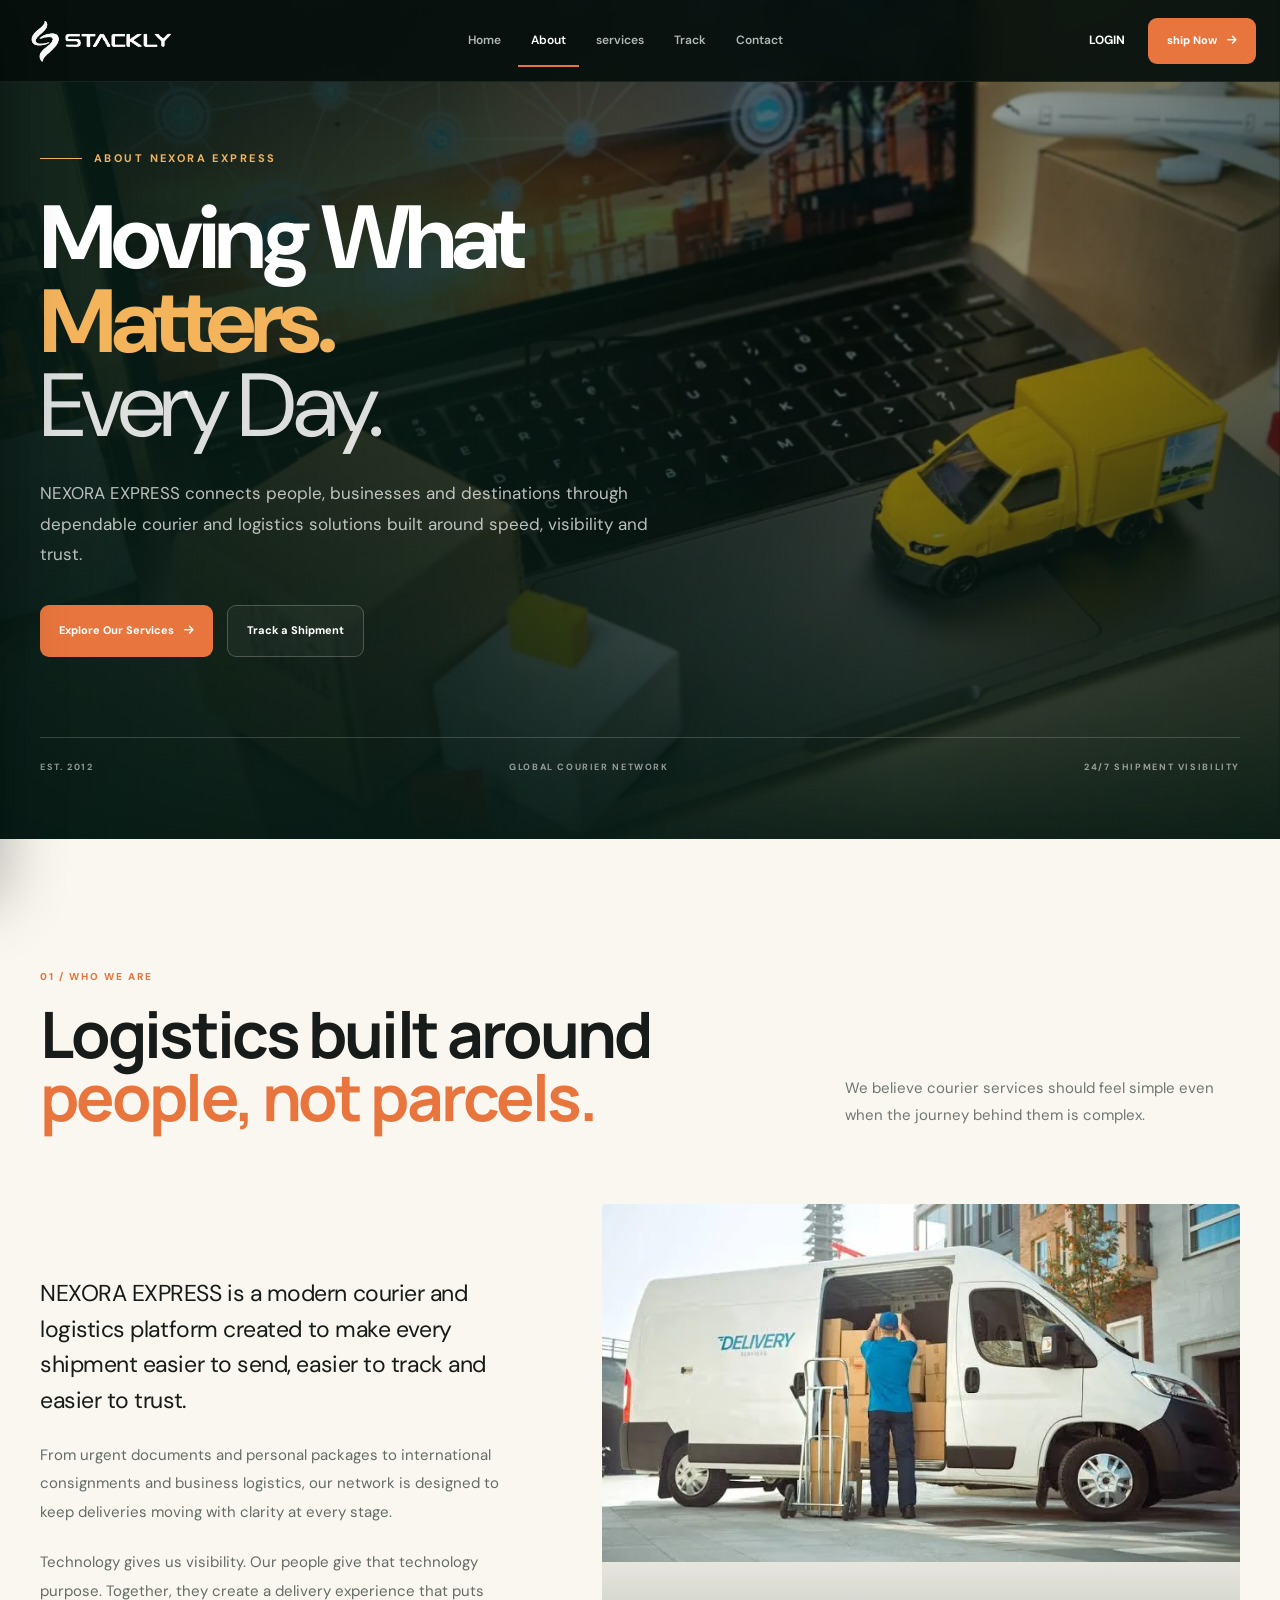
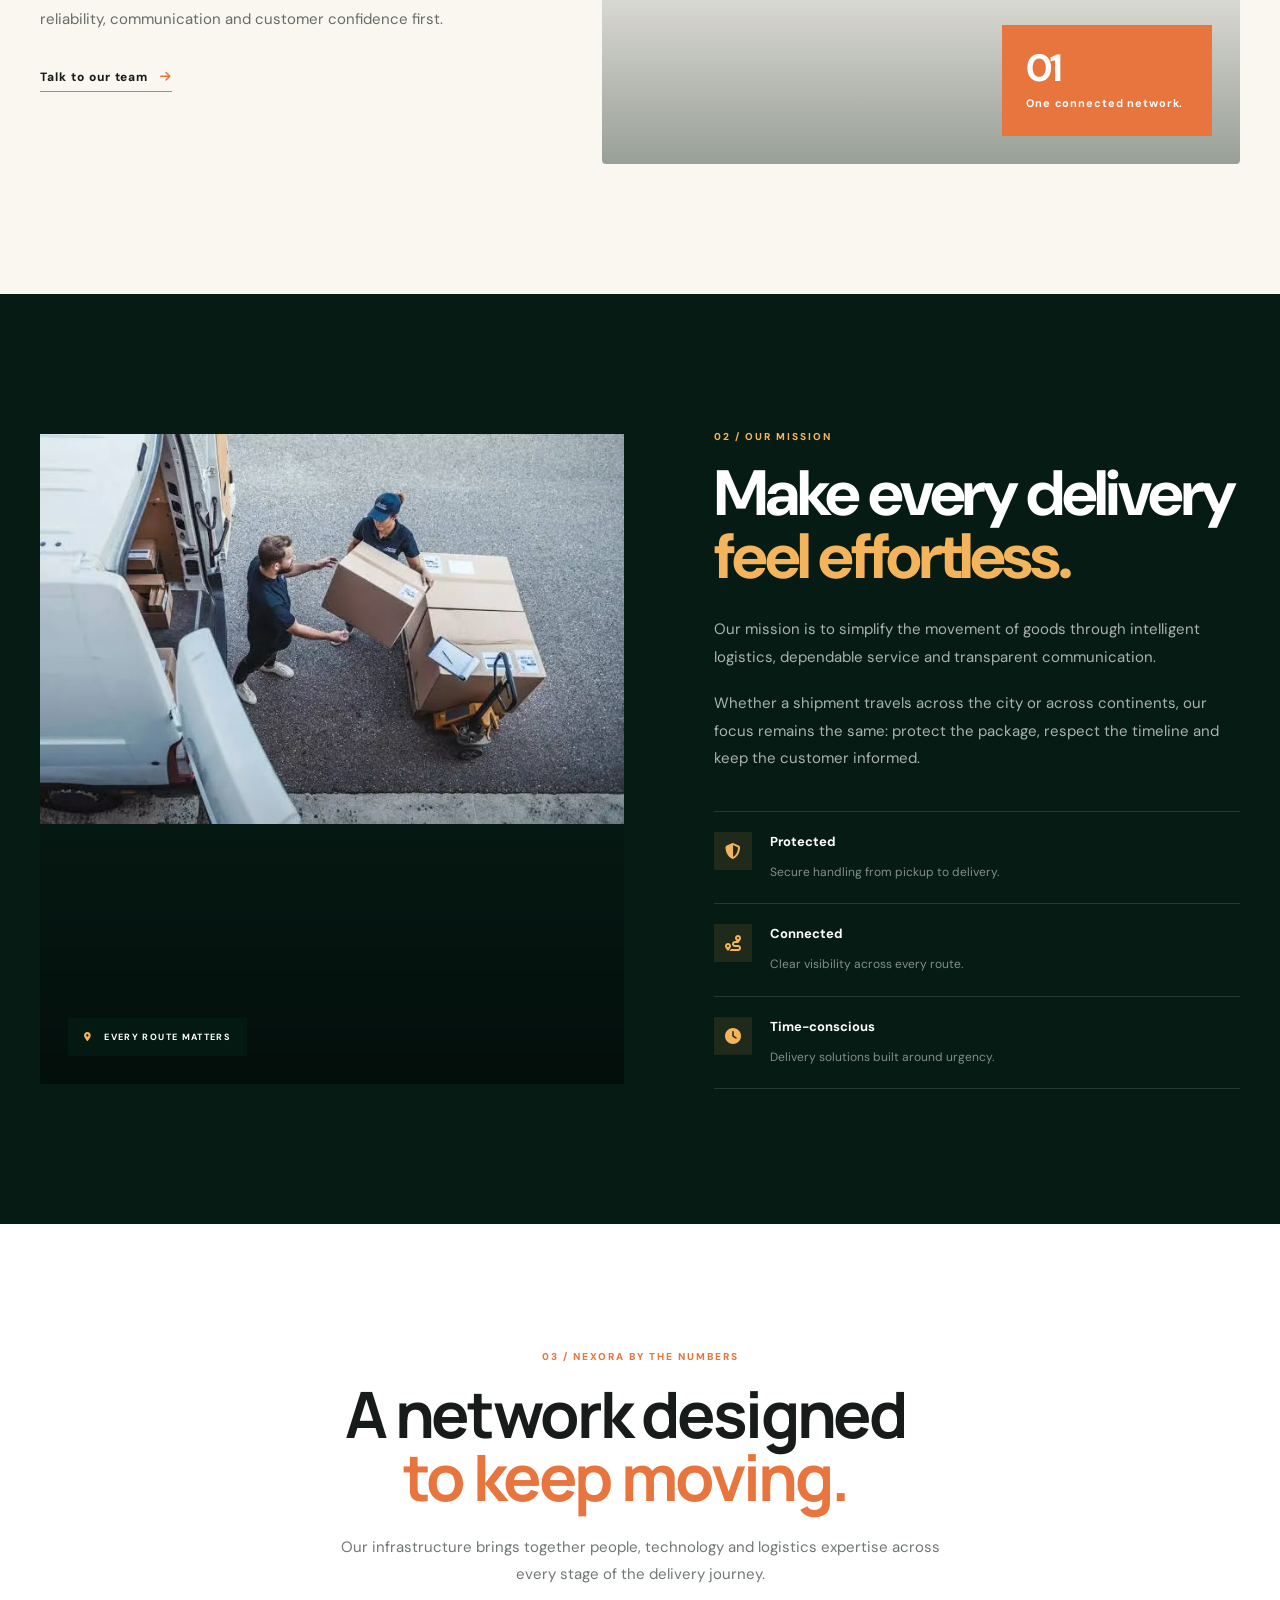
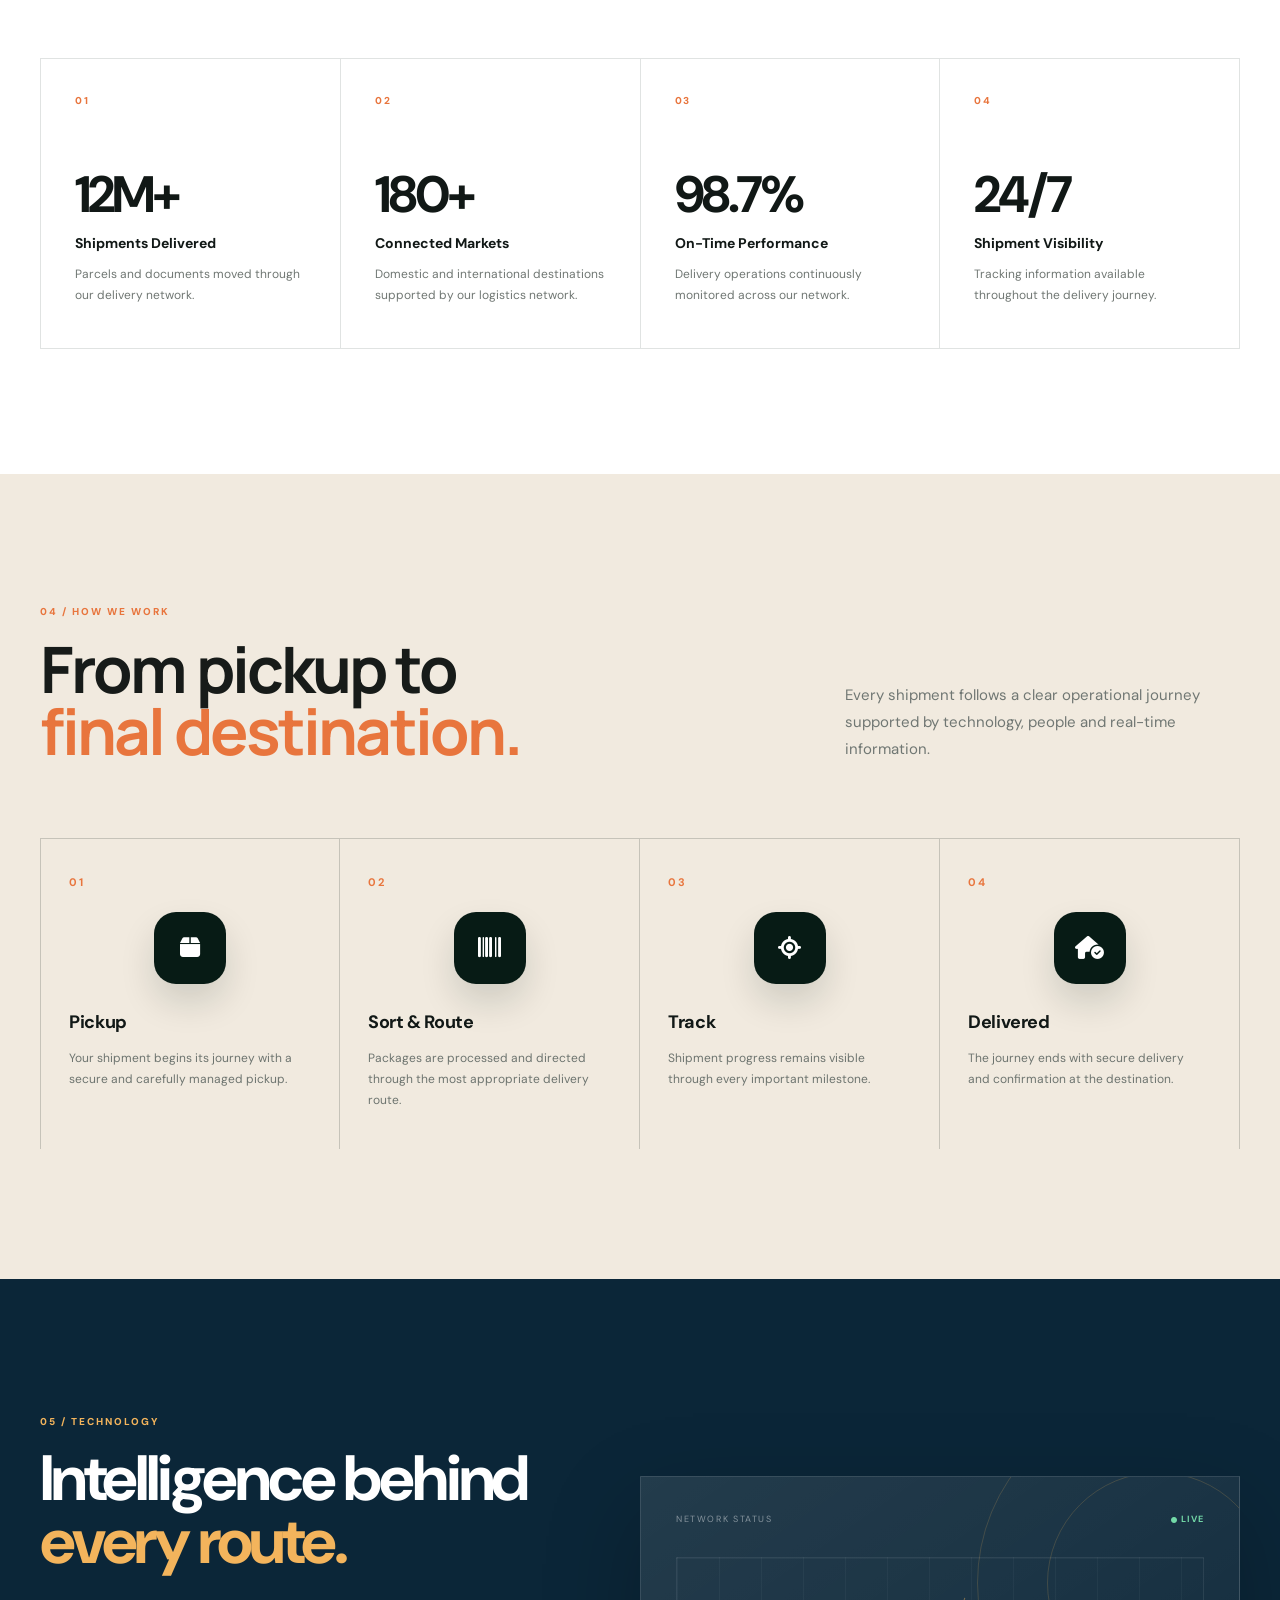
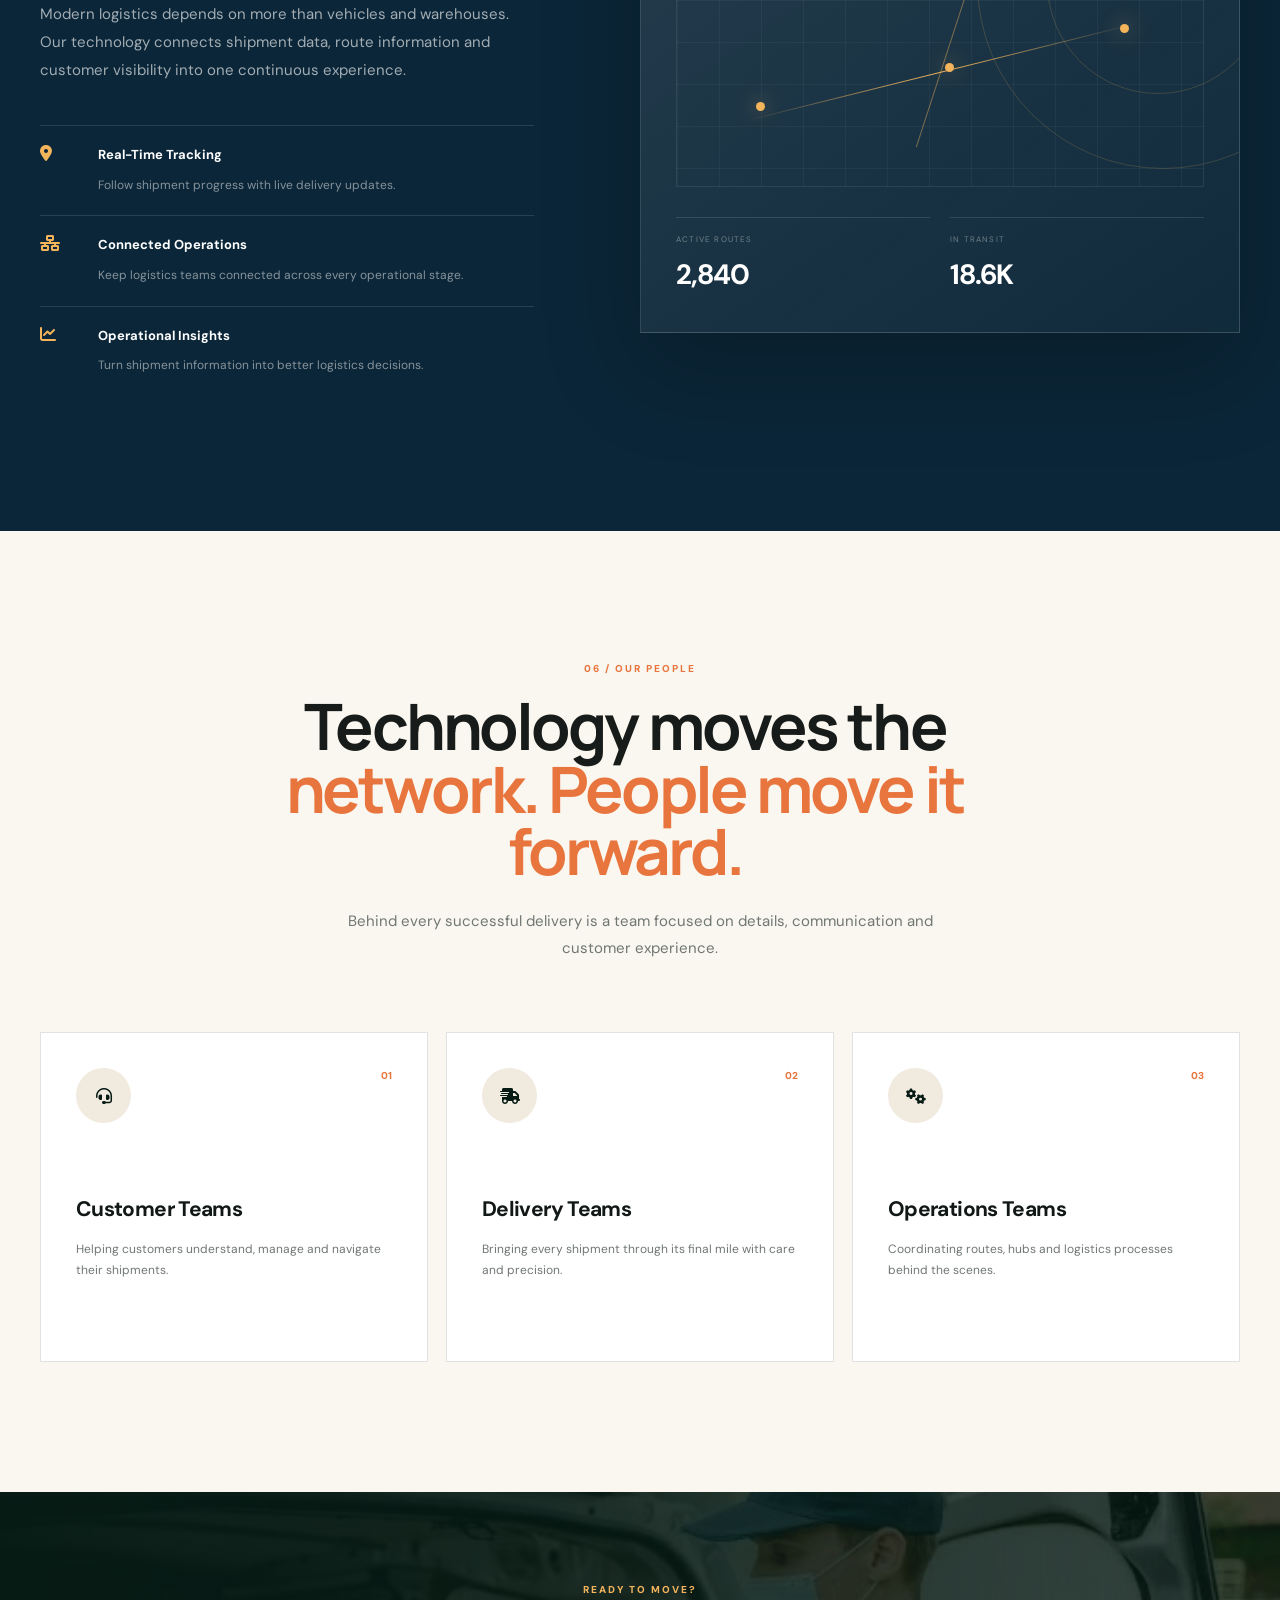
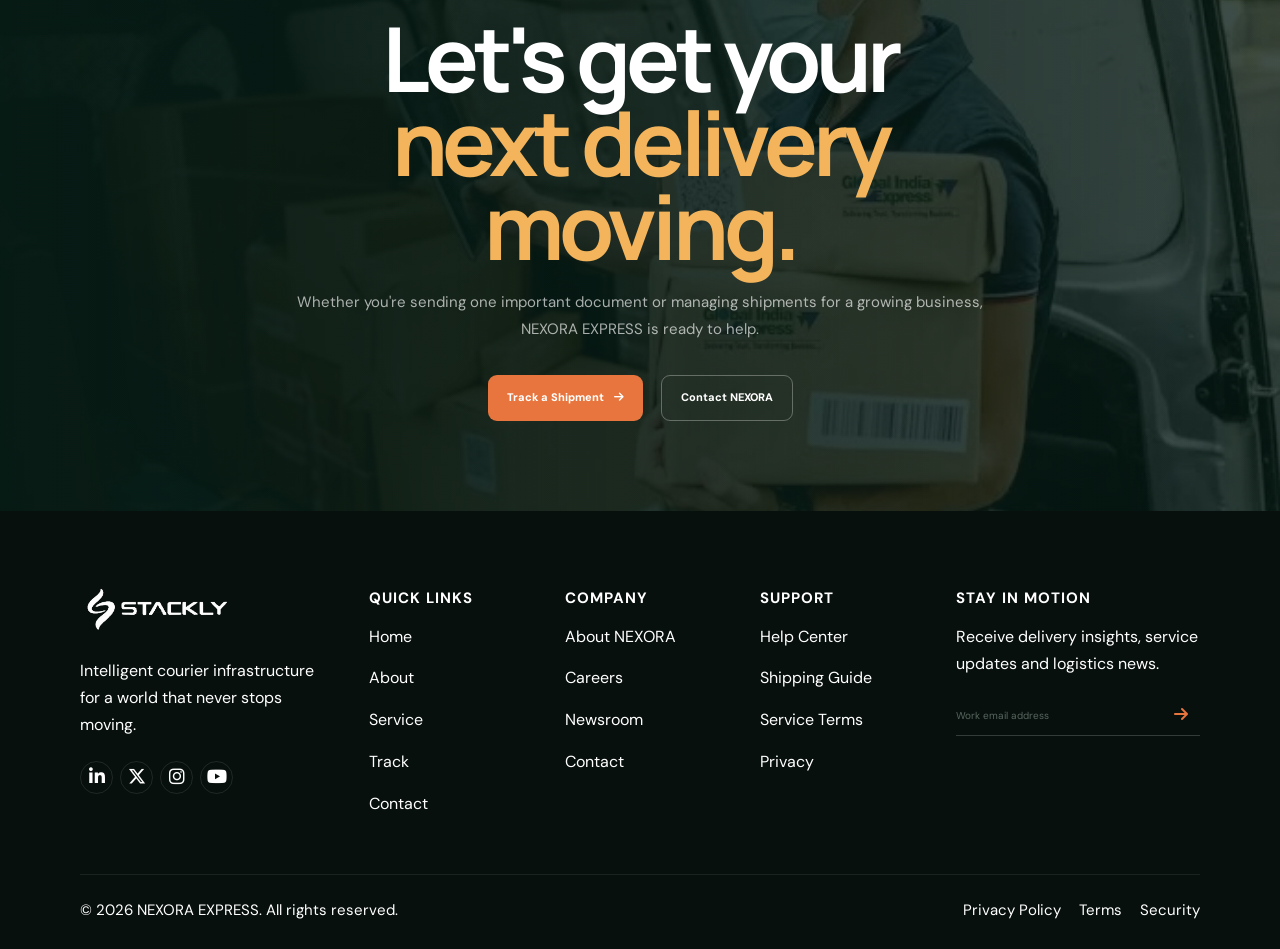
<file: about.html>
<!DOCTYPE html>
<html lang="en">
<head>
    <meta charset="UTF-8">
    <meta name="viewport" content="width=device-width, initial-scale=1.0">

    <title>About NEXORA EXPRESS | Global Courier & Logistics</title>

    <link rel="stylesheet" href="css/style.css">
    <link rel="stylesheet" href="css/animations.css">

    <link rel="preconnect" href="https://fonts.googleapis.com">
    <link rel="preconnect" href="https://fonts.gstatic.com" crossorigin>

    <link href="https://fonts.googleapis.com/css2?family=DM+Sans:wght@400;500;600;700&family=Manrope:wght@400;500;600;700;800&display=swap" rel="stylesheet">

    <link rel="stylesheet"
          href="https://cdnjs.cloudflare.com/ajax/libs/font-awesome/6.5.2/css/all.min.css">
</head>

<body>


<!-- ============================================================
     NEXORA COURIER PRELOADER
     ============================================================ -->

<div class="preloader" id="preloader">

    <div class="preloader-courier-scene">

        <div class="preloader-brand">

            <span class="preloader-brand-icon">
                <i class="fa-solid fa-paper-plane"></i>
            </span>

            <div>
                <strong>STACKLY</strong>
                <span>EXPRESS</span>
            </div>

        </div>


        <div class="courier-route">

            <span class="route-line"></span>

            <div class="courier-letter">

                <div class="letter-fold"></div>

                <span class="letter-line line-one"></span>
                <span class="letter-line line-two"></span>
                <span class="letter-line line-three"></span>

            </div>


            <div class="delivery-box">

                <div class="box-top"></div>

                <div class="box-front">
                    <span class="box-label">N</span>
                </div>

                <div class="box-side"></div>

            </div>

        </div>


        <div class="preloader-status">
            <span>PREPARING YOUR DELIVERY</span>
            <strong id="loadingPercent">0%</strong>
        </div>

    </div>

</div>



<!-- ============================================================
     HEADER
     ============================================================ -->

<header class="site-header" id="siteHeader">

    <div class="navbar">

       <a href="index.html" class="brand-logo">
    <img src="assets/logo.webp" alt="NEXORA EXPRESS Logo">
</a>


        <nav class="desktop-navigation">

            <a href="index.html" class="nav-link">
                Home
            </a>

            <a href="about.html" class="nav-link active">
                About
            </a>

           
                       
 <a href="service.html" class="nav-link">
                services
            </a>
             

            

            <a href="tracking.html" class="nav-link">
                Track 
            </a>

            <a href="contact.html" class="nav-link">
                Contact
            </a>

        </nav>


        <div class="navbar-actions">

            <button class="nav-login" data-login-open>
                LOGIN
            </button>

            <a href="tracking.html"
               class="primary-btn nav-cta magnetic-btn ripple-btn">
                ship Now
                <i class="fa-solid fa-arrow-right"></i>
            </a>

        </div>


        <button class="mobile-menu-button"
                id="mobileMenuButton"
                aria-label="Open navigation">

            <span></span>
            <span></span>
            <span></span>

        </button>

    </div>

</header>



<div class="mobile-overlay" id="mobileOverlay"></div>

<aside class="mobile-drawer" id="mobileDrawer">

    <div class="drawer-header">

       <a href="index.html" class="drawer-logo">
    <img src="assets/logo.webp" alt="SWIFTGO Logo">
</a>

        <button
            class="drawer-close"
            id="drawerClose"
            aria-label="Close navigation"
        >
            <i class="fa-solid fa-xmark"></i>
        </button>

    </div>


    <div class="drawer-navigation">

        <a href="index.html" class="drawer-link ">
            <span>01</span>
            Home
        </a>

        <a href="about.html" class="drawer-link active">
            <span>02</span>
            About
        </a>

        <a href="service.html" class="drawer-link">
            <span>03</span>
            Services
        </a>

        <a href="track.html" class="drawer-link">
            <span>04</span>
            Track Shipment
        </a>

        <a href="contact.html" class="drawer-link">
            <span>05</span>
            Contact
        </a>

    </div>


    <div class="drawer-bottom">

    <div class="drawer-contact">

        <div class="drawer-contact-item">
            <i class="fa-solid fa-location-dot"></i>
            <span>Chennai, Tamil Nadu, India</span>
        </div>

        <div class="drawer-contact-item">
            <i class="fa-solid fa-phone"></i>
            <span>+91 90000 00000</span>
        </div>

        <div class="drawer-contact-item">
            <i class="fa-solid fa-envelope"></i>
            <span>hello@swiftgo.com</span>
        </div>

    </div>

    <button
        type="button"
        class="drawer-login"
        data-login-open
    >
        LOGIN
        <i class="fa-solid fa-arrow-right"></i>
    </button>

</div>

</aside>



<main>


<!-- ============================================================
     SECTION 01 — ABOUT HERO
     ============================================================ -->


<!-- ============================================================
     ABOUT HERO
     ============================================================ -->

<section class="about-hero">

    <!-- BACKGROUND -->
    <div class="about-hero-background">

        <img src="assets/a6.webp"
             alt="NEXORA courier professional">

        <div class="about-hero-overlay"></div>

    </div>


    <div class="container">

        <!-- ====================================================
             LEFT CONTENT
             ==================================================== -->

        <div class="about-hero-content reveal">

            <div class="hero-eyebrow">

                <span class="eyebrow-line"></span>

                ABOUT NEXORA EXPRESS

            </div>


            <h1>
                Moving What
                <span>Matters.</span>
                <em>Every Day.</em>
            </h1>


            <p>
                NEXORA EXPRESS connects people, businesses and
                destinations through dependable courier and logistics
                solutions built around speed, visibility and trust.
            </p>


            <div class="hero-actions">

                <a href="404.html"
                   class="primary-btn magnetic-btn ripple-btn">

                    Explore Our Services

                    <i class="fa-solid fa-arrow-right"></i>

                </a>


                <a href="404.html"
                   class="secondary-btn">

                    Track a Shipment

                </a>

            </div>

        </div>


        <!-- ====================================================
             RIGHT — ONE IMAGE AT A TIME
             ==================================================== -->

        <div class="about-hero-visual reveal-right">

            <!-- IMAGE 01 -->
            <div class="hero-png png-one">

                <img src="assets/a1.webp"
                     alt="NEXORA Express courier delivery">

            </div>


            <!-- IMAGE 02 -->
            <div class="hero-png png-two">

                <img src="assets/a2.png"
                     alt="NEXORA Express logistics service">

            </div>


            <!-- IMAGE 03 -->
            <div class="hero-png png-three">

                <img src="assets/a3.png"
                     alt="NEXORA Express shipment delivery">

            </div>

        </div>


        <!-- ====================================================
             HERO BOTTOM
             ==================================================== -->

        <div class="about-hero-bottom">

            <span>EST. 2012</span>

            <span>GLOBAL COURIER NETWORK</span>

            <span>24/7 SHIPMENT VISIBILITY</span>

        </div>

    </div>

</section>
<!-- ============================================================
     SECTION 02 — WHO WE ARE
     ============================================================ -->

<section class="about-intro section-light">

    <div class="container">

        <div class="section-heading split-heading reveal">

            <div>

                <span class="section-kicker">
                    01 / WHO WE ARE
                </span>

                <h2>
                    Logistics built around
                    <span>people, not parcels.</span>
                </h2>

            </div>

            <p>
                We believe courier services should feel simple even
                when the journey behind them is complex.
            </p>

        </div>


        <div class="about-intro-grid">


            <div class="about-intro-copy reveal">

                <p class="large-copy">
                    NEXORA EXPRESS is a modern courier and logistics
                    platform created to make every shipment easier to
                    send, easier to track and easier to trust.
                </p>

                <p>
                    From urgent documents and personal packages to
                    international consignments and business logistics,
                    our network is designed to keep deliveries moving
                    with clarity at every stage.
                </p>

                <p>
                    Technology gives us visibility. Our people give
                    that technology purpose. Together, they create a
                    delivery experience that puts reliability,
                    communication and customer confidence first.
                </p>


                <a href="404.html" class="text-link">
                    Talk to our team
                    <i class="fa-solid fa-arrow-right"></i>
                </a>

            </div>


            <div class="about-intro-visual reveal-right">

                <div class="about-image-main">

                    <img src="assets/a4.webp"
                         alt="NEXORA logistics network">

                </div>


                <div class="about-image-card">

                    <strong>01</strong>

                    <span>
                        One connected network.
                    </span>

                </div>

            </div>

        </div>

    </div>

</section>



<!-- ============================================================
     SECTION 03 — OUR MISSION
     ============================================================ -->

<section class="mission-section section-dark">

    <div class="container">

        <div class="mission-grid">

            <div class="mission-visual reveal">

                <img src="assets/a5.webp"
                     alt="NEXORA business shipping">

                <div class="mission-stamp">
                    <i class="fa-solid fa-location-dot"></i>
                    <span>EVERY ROUTE MATTERS</span>
                </div>

            </div>


            <div class="mission-content reveal-right">

                <span class="section-kicker">
                    02 / OUR MISSION
                </span>

                <h2>
                    Make every delivery
                    <em>feel effortless.</em>
                </h2>

                <p>
                    Our mission is to simplify the movement of goods
                    through intelligent logistics, dependable service
                    and transparent communication.
                </p>

                <p>
                    Whether a shipment travels across the city or
                    across continents, our focus remains the same:
                    protect the package, respect the timeline and keep
                    the customer informed.
                </p>


                <div class="mission-points">

                    <div>
                        <i class="fa-solid fa-shield-halved"></i>

                        <div>
                            <strong>Protected</strong>
                            <span>
                                Secure handling from pickup to delivery.
                            </span>
                        </div>
                    </div>


                    <div>
                        <i class="fa-solid fa-route"></i>

                        <div>
                            <strong>Connected</strong>
                            <span>
                                Clear visibility across every route.
                            </span>
                        </div>
                    </div>


                    <div>
                        <i class="fa-solid fa-clock"></i>

                        <div>
                            <strong>Time-conscious</strong>
                            <span>
                                Delivery solutions built around urgency.
                            </span>
                        </div>
                    </div>

                </div>

            </div>

        </div>

    </div>

</section>



<!-- ============================================================
     SECTION 04 — NUMBERS / IMPACT
     ============================================================ -->

<section class="about-stats section-white">

    <div class="container">

        <div class="section-heading centered reveal">

            <span class="section-kicker">
                03 / NEXORA BY THE NUMBERS
            </span>

            <h2>
                A network designed
                <span>to keep moving.</span>
            </h2>

            <p>
                Our infrastructure brings together people,
                technology and logistics expertise across every
                stage of the delivery journey.
            </p>

        </div>


        <div class="about-stat-grid">

            <div class="about-stat-card reveal">

                <span class="stat-index">01</span>

                <strong>12M+</strong>

                <h3>Shipments Delivered</h3>

                <p>
                    Parcels and documents moved through our
                    delivery network.
                </p>

            </div>


            <div class="about-stat-card reveal">

                <span class="stat-index">02</span>

                <strong>180+</strong>

                <h3>Connected Markets</h3>

                <p>
                    Domestic and international destinations
                    supported by our logistics network.
                </p>

            </div>


            <div class="about-stat-card reveal">

                <span class="stat-index">03</span>

                <strong>98.7%</strong>

                <h3>On-Time Performance</h3>

                <p>
                    Delivery operations continuously monitored
                    across our network.
                </p>

            </div>


            <div class="about-stat-card reveal">

                <span class="stat-index">04</span>

                <strong>24/7</strong>

                <h3>Shipment Visibility</h3>

                <p>
                    Tracking information available throughout
                    the delivery journey.
                </p>

            </div>

        </div>

    </div>

</section>



<!-- ============================================================
     SECTION 05 — HOW WE WORK
     ============================================================ -->

<section class="about-process section-cream">

    <div class="container">

        <div class="section-heading split-heading reveal">

            <div>

                <span class="section-kicker">
                    04 / HOW WE WORK
                </span>

                <h2>
                    From pickup to
                    <span>final destination.</span>
                </h2>

            </div>

            <p>
                Every shipment follows a clear operational journey
                supported by technology, people and real-time
                information.
            </p>

        </div>


        <div class="process-timeline">


            <div class="process-step reveal">

                <span class="process-number">01</span>

                <div class="process-icon">
                    <i class="fa-solid fa-box"></i>
                </div>

                <div>
                    <h3>Pickup</h3>

                    <p>
                        Your shipment begins its journey with a
                        secure and carefully managed pickup.
                    </p>
                </div>

            </div>


            <div class="process-step reveal">

                <span class="process-number">02</span>

                <div class="process-icon">
                    <i class="fa-solid fa-barcode"></i>
                </div>

                <div>
                    <h3>Sort & Route</h3>

                    <p>
                        Packages are processed and directed through
                        the most appropriate delivery route.
                    </p>
                </div>

            </div>


            <div class="process-step reveal">

                <span class="process-number">03</span>

                <div class="process-icon">
                    <i class="fa-solid fa-location-crosshairs"></i>
                </div>

                <div>
                    <h3>Track</h3>

                    <p>
                        Shipment progress remains visible through
                        every important milestone.
                    </p>
                </div>

            </div>


            <div class="process-step reveal">

                <span class="process-number">04</span>

                <div class="process-icon">
                    <i class="fa-solid fa-house-circle-check"></i>
                </div>

                <div>
                    <h3>Delivered</h3>

                    <p>
                        The journey ends with secure delivery and
                        confirmation at the destination.
                    </p>
                </div>

            </div>

        </div>

    </div>

</section>



<!-- ============================================================
     SECTION 06 — TECHNOLOGY
     ============================================================ -->

<section class="technology-section section-blue">

    <div class="container">

        <div class="technology-grid">

            <div class="technology-content reveal">

                <span class="section-kicker">
                    05 / TECHNOLOGY
                </span>

                <h2>
                    Intelligence behind
                    <span>every route.</span>
                </h2>

                <p>
                    Modern logistics depends on more than vehicles
                    and warehouses. Our technology connects shipment
                    data, route information and customer visibility
                    into one continuous experience.
                </p>


                <div class="technology-list">

                    <div>
                        <i class="fa-solid fa-location-dot"></i>

                        <div>
                            <strong>Real-Time Tracking</strong>

                            <span>
                                Follow shipment progress with live
                                delivery updates.
                            </span>
                        </div>
                    </div>


                    <div>
                        <i class="fa-solid fa-network-wired"></i>

                        <div>
                            <strong>Connected Operations</strong>

                            <span>
                                Keep logistics teams connected across
                                every operational stage.
                            </span>
                        </div>
                    </div>


                    <div>
                        <i class="fa-solid fa-chart-line"></i>

                        <div>
                            <strong>Operational Insights</strong>

                            <span>
                                Turn shipment information into better
                                logistics decisions.
                            </span>
                        </div>
                    </div>

                </div>

            </div>


            <div class="technology-visual reveal-right">

                <div class="technology-card">

                    <div class="technology-card-top">

                        <span>NETWORK STATUS</span>

                        <strong>
                            <i class="fa-solid fa-circle"></i>
                            LIVE
                        </strong>

                    </div>


                    <div class="network-lines">

                        <span></span>
                        <span></span>
                        <span></span>

                    </div>


                    <div class="technology-metrics">

                        <div>
                            <small>ACTIVE ROUTES</small>
                            <strong>2,840</strong>
                        </div>

                        <div>
                            <small>IN TRANSIT</small>
                            <strong>18.6K</strong>
                        </div>

                    </div>

                </div>

            </div>

        </div>

    </div>

</section>



<!-- ============================================================
     SECTION 07 — PEOPLE
     ============================================================ -->

<section class="people-section section-light">

    <div class="container">

        <div class="section-heading centered reveal">

            <span class="section-kicker">
                06 / OUR PEOPLE
            </span>

            <h2>
                Technology moves the
                <span>network. People move it forward.</span>
            </h2>

            <p>
                Behind every successful delivery is a team focused
                on details, communication and customer experience.
            </p>

        </div>


        <div class="people-grid">


            <article class="people-card reveal">

                <div class="people-icon">
                    <i class="fa-solid fa-headset"></i>
                </div>

                <span>01</span>

                <h3>Customer Teams</h3>

                <p>
                    Helping customers understand, manage and
                    navigate their shipments.
                </p>

            </article>


            <article class="people-card reveal">

                <div class="people-icon">
                    <i class="fa-solid fa-truck-fast"></i>
                </div>

                <span>02</span>

                <h3>Delivery Teams</h3>

                <p>
                    Bringing every shipment through its final
                    mile with care and precision.
                </p>

            </article>


            <article class="people-card reveal">

                <div class="people-icon">
                    <i class="fa-solid fa-gears"></i>
                </div>

                <span>03</span>

                <h3>Operations Teams</h3>

                <p>
                    Coordinating routes, hubs and logistics
                    processes behind the scenes.
                </p>

            </article>

        </div>

    </div>

</section>



<!-- ============================================================
     SECTION 08 — CTA
     ============================================================ -->

<section class="cta-section">

    <div class="cta-background">

        <img src="assets/a7.webp"
             alt="NEXORA courier road">

    </div>


    <div class="container">

        <div class="cta-content reveal">

            <span class="section-kicker">
                READY TO MOVE?
            </span>

            <h2>
                Let's get your
                <span>next delivery moving.</span>
            </h2>

            <p>
                Whether you're sending one important document or
                managing shipments for a growing business, NEXORA
                EXPRESS is ready to help.
            </p>


            <div class="cta-actions">

                <a href="404.html"
                   class="primary-btn magnetic-btn ripple-btn">

                    Track a Shipment

                    <i class="fa-solid fa-arrow-right"></i>

                </a>

                <a href="404.html"
                   class="outline-light-btn">

                    Contact NEXORA

                </a>

            </div>

        </div>

    </div>

</section>

</main>




<!-- =========================================================
     FOOTER
========================================================= -->

<footer class="site-footer">

    <div class="container">

        <div class="footer-main">

            <div class="footer-brand">

             <a href="index.html" class="brand-logo footer-logo">
    <img src="assets/logo.webp" alt="NEXORA EXPRESS Logo">
</a>


                <p>
                    Intelligent courier infrastructure
                    for a world that never stops moving.
                </p>


                <div class="footer-socials">

                    <a href="404.html" aria-label="LinkedIn">
                        <i class="fa-brands fa-linkedin-in"></i>
                    </a>

                    <a href="404.html" aria-label="X">
                        <i class="fa-brands fa-x-twitter"></i>
                    </a>

                    <a href="404.html" aria-label="Instagram">
                        <i class="fa-brands fa-instagram"></i>
                    </a>

                    <a href="404.html" aria-label="YouTube">
                        <i class="fa-brands fa-youtube"></i>
                    </a>

                </div>

            </div>


            <div class="footer-column">

                <h4>
                    QUICK LINKS
                </h4>

                <a href="index.html">
                    Home
                </a>

                <a href="about.html">
                    About
                </a>

                <a href="service.html">
                    Service
                </a>

                <a href="track.html">
                    Track
                </a>

                <a href="contact.html">
                    Contact
                </a>

            </div>


            <div class="footer-column">

                <h4>
                    COMPANY
                </h4>

                <a href="about.html">
                    About NEXORA
                </a>

                <a href="404.html">
                    Careers
                </a>

                <a href="404.html">
                    Newsroom
                </a>

                <a href="contact.html">
                    Contact
                </a>

            </div>


            <div class="footer-column">

                <h4>
                    SUPPORT
                </h4>

                <a href="404.html">
                    Help Center
                </a>

                <a href="404.html">
                    Shipping Guide
                </a>

                <a href="404.html">
                    Service Terms
                </a>

                <a href="404.html">
                    Privacy
                </a>

            </div>


            <div class="footer-newsletter">

                <h4>
                    STAY IN MOTION
                </h4>

                <p>
                    Receive delivery insights,
                    service updates and logistics news.
                </p>

                <form id="newsletterForm">

                    <div class="newsletter-input">

                        <input
                            type="email"
                            id="newsletterEmail"
                            placeholder="Work email address"
                            aria-label="Email address"
                        >

                        <button
                            type="submit"
                            aria-label="Subscribe"
                        >
                            <i class="fa-solid fa-arrow-right"></i>
                        </button>

                    </div>

                    <small id="newsletterMessage"></small>

                </form>

            </div>

        </div>


        <div class="footer-bottom">

            <span>
                © 2026 NEXORA EXPRESS. All rights reserved.
            </span>

            <div>

                <a href="404.html">
                    Privacy Policy
                </a>

                <a href="404.html">
                    Terms
                </a>

                <a href="404.html">
                    Security
                </a>

            </div>

        </div>

    </div>

</footer>



<!-- =========================================================
     LOGIN MODAL
========================================================= -->

<div
    class="modal-overlay"
    id="loginModal"
    aria-hidden="true"
>

    <div
        class="login-modal"
        role="dialog"
        aria-modal="true"
        aria-labelledby="loginTitle"
    >

        <button
            class="modal-close"
            id="loginModalClose"
            aria-label="Close login"
        >
            <i class="fa-solid fa-xmark"></i>
        </button>


        <div class="login-visual">

            <!-- REPLACE IMAGE -->
            <img
                src="assets/l1.webp"
                alt="NEXORA secure delivery network"
            >

            <div class="login-visual-overlay"></div>


            <div class="login-visual-content">

                <span>
                    NEXORA EXPRESS
                </span>

                <h3>
                    Your shipments.
                    <br>
                    Always within reach.
                </h3>

                <div class="secure-badge">

                    <i class="fa-solid fa-shield-halved"></i>

                    <div>
                        <strong>
                            Secure Workspace
                        </strong>

                        <small>
                            Protected session
                        </small>
                    </div>

                </div>

            </div>

        </div>


        <div class="login-content">

            <div class="login-heading">

                <span>
                    WELCOME BACK
                </span>

                <h2 id="loginTitle">
                    Sign in to NEXORA
                </h2>

                <p>
                    Access your shipments, delivery
                    history and business logistics.
                </p>

            </div>


            <div class="login-tabs">

                <button
                    type="button"
                    class="login-tab active"
                    data-login-tab="user"
                >
                    User Login
                </button>

                <button
                    type="button"
                    class="login-tab"
                    data-login-tab="admin"
                >
                    Admin Login
                </button>

            </div>


            <!-- USER LOGIN -->

            <form
                class="login-form active"
                id="userLoginForm"
                data-login-form="user"
            >

                <label>
                    Email Address
                </label>

                <div class="input-wrap">

                    <i class="fa-regular fa-envelope"></i>

                    <input
                        type="email"
                        id="userEmail"
                        placeholder="you@company.com"
                        required
                    >

                </div>


                <label>
                    Password
                </label>

                <div class="input-wrap">

                    <i class="fa-solid fa-lock"></i>

                    <input
                        type="password"
                        id="userPassword"
                        placeholder="Enter your password"
                        required
                    >

                    <button
                        type="button"
                        class="password-toggle"
                        data-password-toggle="userPassword"
                        aria-label="Show password"
                    >
                        <i class="fa-regular fa-eye"></i>
                    </button>

                </div>


                <div class="login-options">

                    <label class="remember-option">

                        <input
                            type="checkbox"
                        >

                        <span>
                            Remember me
                        </span>

                    </label>

                    <a href="404.html">
                        Forgot password?
                    </a>

                </div>


                <button
                    type="submit"
                    class="login-submit"
                >
                    Sign In

                    <i class="fa-solid fa-arrow-right"></i>
                </button>


                <p class="login-create">
                    New to NEXORA?

                    <a href="404.html">
                        Create an account
                    </a>
                </p>

            </form>


            <!-- ADMIN LOGIN -->

            <form
                class="login-form"
                id="adminLoginForm"
                data-login-form="admin"
            >

                <label>
                    Admin Email
                </label>

                <div class="input-wrap">

                    <i class="fa-regular fa-envelope"></i>

                    <input
                        type="email"
                        placeholder="admin@company.com"
                        required
                    >

                </div>


                <label>
                    Admin Password
                </label>

                <div class="input-wrap">

                    <i class="fa-solid fa-shield-halved"></i>

                    <input
                        type="password"
                        id="adminPassword"
                        placeholder="Enter admin password"
                        required
                    >

                    <button
                        type="button"
                        class="password-toggle"
                        data-password-toggle="adminPassword"
                        aria-label="Show password"
                    >
                        <i class="fa-regular fa-eye"></i>
                    </button>

                </div>


                <div class="login-options">

                    <label class="remember-option">

                        <input type="checkbox">

                        <span>
                            Remember me
                        </span>

                    </label>

                    <a href="404.html">
                        Forgot password?
                    </a>

                </div>


                <button
                    type="submit"
                    class="login-submit admin-submit"
                >
                    Login as Admin

                    <i class="fa-solid fa-lock"></i>
                </button>

            </form>


            <div class="login-security">

                <i class="fa-solid fa-shield-check"></i>

                <span>
                    Secure encrypted session · Enterprise protection
                </span>

            </div>

        </div>

    </div>

</div>



<!-- ============================================================
     BACK TO TOP
     ============================================================ -->

<button class="back-to-top" id="backToTop">

    <i class="fa-solid fa-arrow-up"></i>

</button>


<script src="js/main.js"></script>

</body>
</html>
</file>
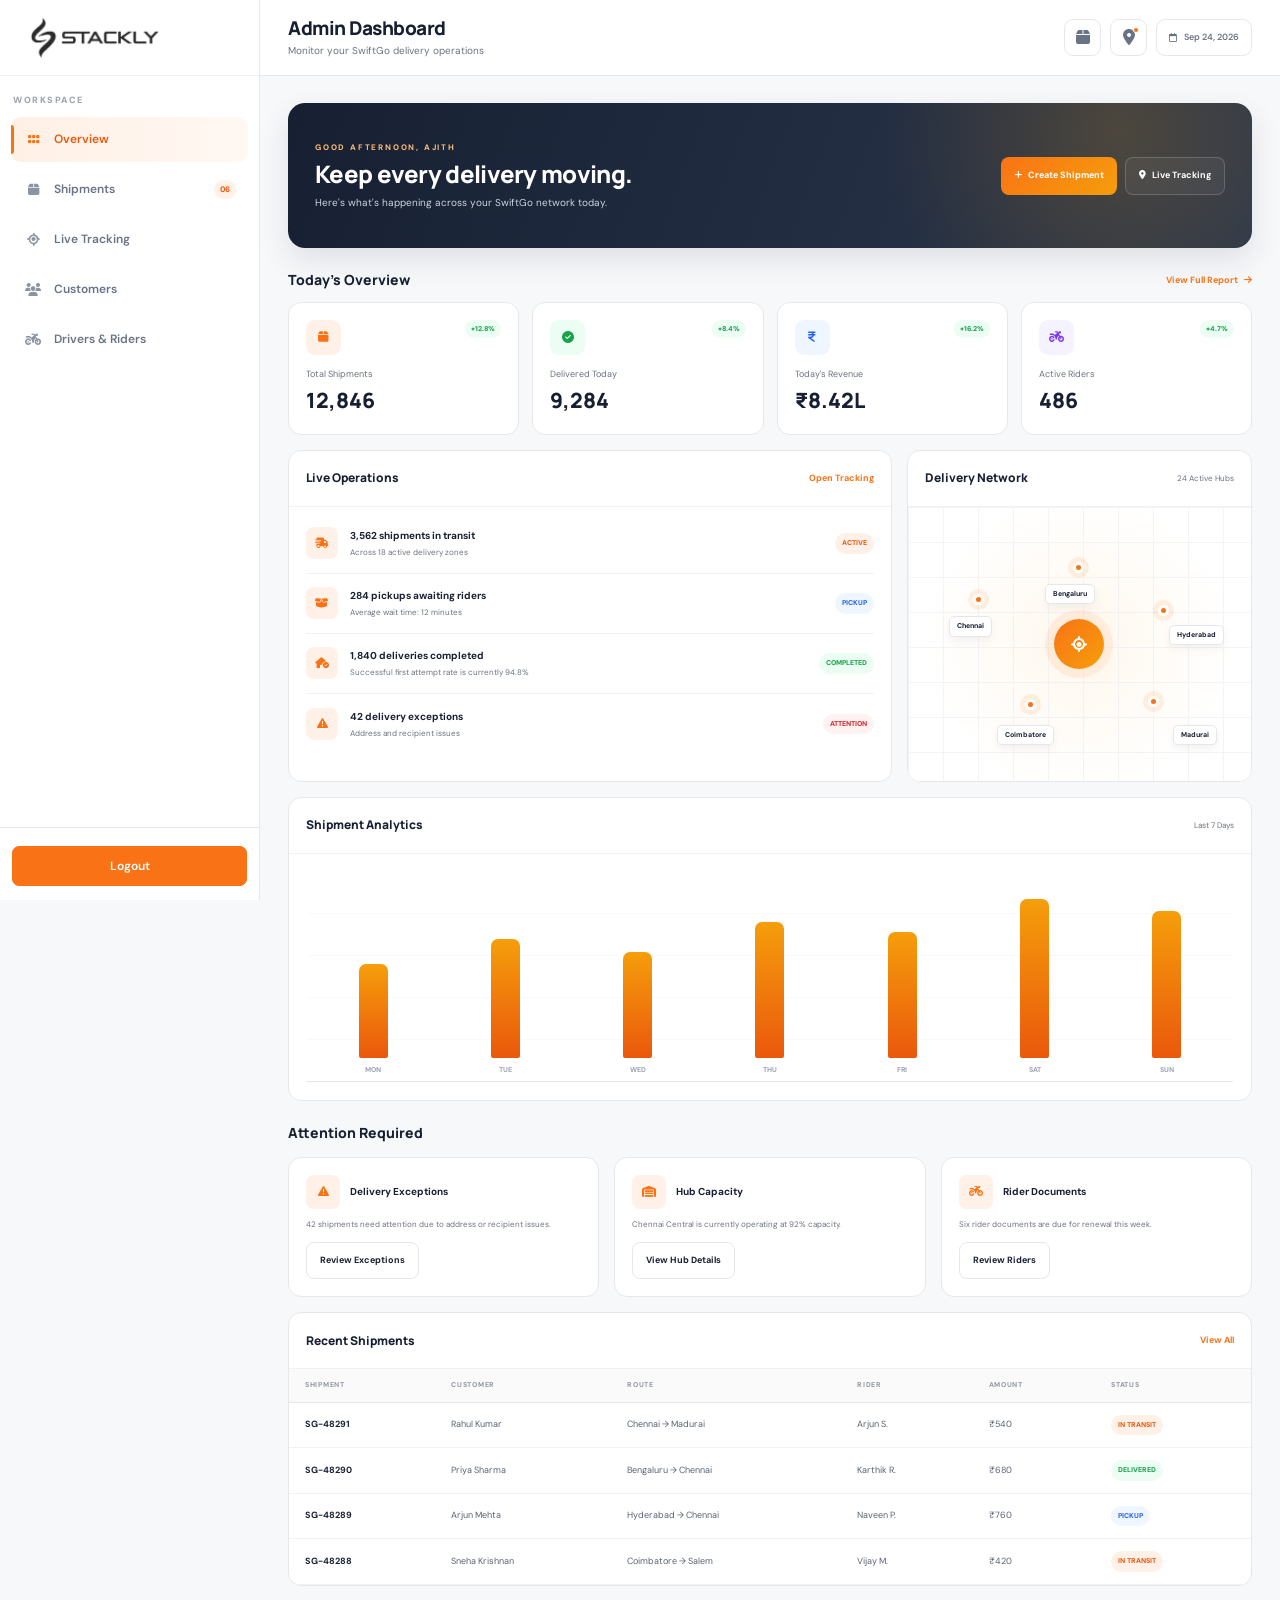
<file: admin-dashboard.html>
<!DOCTYPE html>
<html lang="en">

<head>

    <meta charset="UTF-8">

    <meta
        name="viewport"
        content="width=device-width, initial-scale=1.0"
    >

    <title>SWIFTGO — Admin Dashboard</title>


    <!-- =========================================================
         BOOTSTRAP
    ========================================================= -->

    <link
        href="https://cdn.jsdelivr.net/npm/bootstrap@5.3.3/dist/css/bootstrap.min.css"
        rel="stylesheet"
    >


    <!-- =========================================================
         FONT AWESOME
    ========================================================= -->

    <link
        rel="stylesheet"
        href="https://cdnjs.cloudflare.com/ajax/libs/font-awesome/6.5.2/css/all.min.css"
    >


    <!-- =========================================================
         GOOGLE FONTS
    ========================================================= -->

    <link rel="preconnect" href="https://fonts.googleapis.com">

    <link
        rel="preconnect"
        href="https://fonts.gstatic.com"
        crossorigin
    >

    <link
        href="https://fonts.googleapis.com/css2?family=DM+Sans:wght@400;500;600;700&family=Manrope:wght@500;600;700;800&display=swap"
        rel="stylesheet"
    >


    <!-- =========================================================
         CSS
    ========================================================= -->

    <style>

        :root {

            --orange: #f97316;
            --orange-dark: #ea580c;
            --amber: #f59e0b;

            --orange-soft: #fff1e7;
            --amber-soft: #fff7ed;

            --navy: #172033;
            --navy-2: #253047;

            --text: #1f2937;
            --muted: #6b7280;

            --success: #16a34a;
            --success-soft: #ecfdf3;

            --danger: #dc2626;
            --danger-soft: #fef2f2;

            --blue: #2563eb;
            --blue-soft: #eff6ff;

            --purple: #7c3aed;
            --purple-soft: #f5f3ff;

            --border: #e5e7eb;

            --background: #f7f8fa;

            --white: #ffffff;

            --sidebar-width: 260px;

        }


        /* =========================================================
           RESET
        ========================================================= */

        * {
            margin: 0;
            padding: 0;
            box-sizing: border-box;
        }


        html {
            scroll-behavior: auto;
        }


        body {

            font-family: "DM Sans", sans-serif;

            background: var(--background);

            color: var(--text);

            overflow-x: hidden;

        }


        button,
        input,
        select {

            font-family: inherit;

        }


        button {
            cursor: pointer;
        }


        /* =========================================================
           SIDEBAR
        ========================================================= */

        .sidebar {

            position: fixed;

            inset: 0 auto 0 0;

            width: var(--sidebar-width);

            height: 100vh;

            background: #ffffff;

            border-right: 1px solid var(--border);

            display: flex;

            flex-direction: column;

            z-index: 1000;

            transition: left .25s ease;

        }


        /* =========================================================
           BRAND
        ========================================================= */

        .sidebar-brand {

            height: 76px;

            padding: 0 20px;

            display: flex;

            align-items: center;

            gap: 11px;

            border-bottom: 1px solid #f0f1f3 !important;

        }


        .brand-mark {

            width: 40px;
            height: 40px;

            flex-shrink: 0;

            border-radius: 11px;

            display: flex;

            align-items: center;

            justify-content: center;

            background:
                linear-gradient(
                    135deg,
                    var(--orange),
                    var(--amber)
                );

            color: #ffffff;

            font-family: "Manrope", sans-serif;

            font-size: 20px;

            font-weight: 800;

            box-shadow:
                0 8px 20px rgba(249,115,22,.18);

        }


        .brand-copy {

            display: flex;

            flex-direction: column;

            line-height: 1.1;

        }


        .brand-copy strong {

            color: var(--navy);

            font-family: "Manrope", sans-serif;

            font-size: 17px;

            font-weight: 800;

            letter-spacing: -.5px;

        }


        .brand-copy span {

            margin-top: 4px;

            color: var(--orange);

            font-size: 8px;

            font-weight: 800;

            letter-spacing: 1.3px;

        }


        /* =========================================================
           NAV
        ========================================================= */

        .nav-label {

            padding: 18px 13px 9px;

            color: #9ca3af;

            font-size: 9px;

            font-weight: 800;

            letter-spacing: 1.5px;

            text-transform: uppercase;

        }


        .sidebar-nav {

            padding: 0 11px;

            flex: 1;

            overflow-y: auto;

        }


        .sidebar-nav::-webkit-scrollbar {

            width: 4px;

        }


        .sidebar-nav::-webkit-scrollbar-thumb {

            background: #e2e5e9;

            border-radius: 20px;

        }


        /* =========================================================
           SIDE LINK
        ========================================================= */

        .side-link {

            position: relative;

            width: 100%;

            min-height: 45px;

            padding: 0 12px;

            margin-bottom: 5px;

            border: 0;

            border-radius: 9px;

            background: transparent;

            color: #697386;

            display: flex;

            align-items: center;

            gap: 11px;

            font-size: 12px;

            font-weight: 600;

            text-align: left;

            transition: .2s ease;

        }


        .side-link i {

            width: 20px;

            text-align: center;

            color: #8b94a3;

            font-size: 13px;

        }


        .side-link:hover {

            background: var(--orange-soft);

            color: var(--orange-dark);

        }


        .side-link:hover i {

            color: var(--orange);

        }


        .side-link.active {

            background:
                linear-gradient(
                    90deg,
                    #fff0e5,
                    #fff8f3
                );

            color: var(--orange-dark);

        }


        .side-link.active::before {

            content: "";

            position: absolute;

            left: 0;

            top: 8px;

            bottom: 8px;

            width: 3px;

            border-radius: 0 5px 5px 0;

            background: var(--orange);

        }


        .side-link.active i {

            color: var(--orange);

        }


        .side-badge {

            margin-left: auto;

            min-width: 22px;

            height: 19px;

            padding: 0 6px;

            border-radius: 20px;

            display: inline-flex;

            align-items: center;

            justify-content: center;

            background: var(--orange-soft);

            color: var(--orange-dark);

            font-size: 8px;

            font-weight: 800;

        }


        .side-link.active .side-badge {

            background: var(--orange);

            color: #ffffff;

        }


        /* =========================================================
           SIDEBAR USER
        ========================================================= */

        .sidebar-user {

            padding: 14px 12px;

            border-top: 1px solid var(--border);

            display: flex;

            align-items: center;

            gap: 9px;

        }


        .sidebar-user-avatar {

            width: 37px;
            height: 37px;

            flex-shrink: 0;

            border-radius: 50%;

            background:
                linear-gradient(
                    135deg,
                    var(--navy),
                    #344054
                );

            color: #ffffff;

            display: flex;

            align-items: center;

            justify-content: center;

            font-size: 10px;

            font-weight: 800;

        }


        .sidebar-user-info {

            min-width: 0;

            flex: 1;

            display: flex;

            flex-direction: column;

        }


        .sidebar-user-info strong {

            color: var(--navy);

            font-size: 11px;

            white-space: nowrap;

            overflow: hidden;

            text-overflow: ellipsis;

        }


        .sidebar-user-info > span:not(.admin-badge) {

            margin-top: 3px;

            color: var(--muted);

            font-size: 8px;

            white-space: nowrap;

            overflow: hidden;

            text-overflow: ellipsis;

        }


        .admin-badge {

            width: fit-content;

            margin-top: 4px;

            padding: 3px 5px;

            border-radius: 4px;

            background: var(--orange-soft);

            color: var(--orange-dark);

            font-size: 6px;

            font-weight: 800;

            letter-spacing: .7px;

        }


        .sidebar-logout {

            width: 34px;
            height: 34px;

            flex-shrink: 0;

            border: 0;

            border-radius: 8px;

            background: transparent;

            color: #9299a5;

        }


        .sidebar-logout:hover {

            background: var(--danger-soft);

            color: var(--danger);

        }


        /* =========================================================
           MAIN
        ========================================================= */

        .main {

            min-height: 100vh;

            margin-left: var(--sidebar-width);

        }


        /* =========================================================
           TOPBAR
        ========================================================= */

        .topbar {

            height: 76px;

            padding: 0 28px;

            background: rgba(255,255,255,.97);

            border-bottom: 1px solid var(--border);

            display: flex;

            align-items: center;

            justify-content: space-between;

            position: sticky;

            top: 0;

            z-index: 100;

        }


        .topbar-left {

            display: flex;

            align-items: center;

            gap: 12px;

        }


        .mobile-menu {

            display: none;

            width: 38px;
            height: 38px;

            border: 1px solid var(--border);

            border-radius: 9px;

            background: #ffffff;

            color: var(--navy);

        }


        .topbar-title h1 {

            margin: 0;

            color: var(--navy);

            font-family: "Manrope", sans-serif;

            font-size: 19px;

            font-weight: 800;

            letter-spacing: -.5px;

        }


        .topbar-title p {

            margin: 4px 0 0;

            color: var(--muted);

            font-size: 10px;

        }


        .topbar-right {

            display: flex;

            align-items: center;

            gap: 9px;

        }


        .top-icon {

            position: relative;

            width: 37px;
            height: 37px;

            border: 1px solid var(--border) !important;

            border-radius: 9px;

            background: #ffffff !important;

            color: #697386;

        }


        .top-icon:hover {

            background: var(--orange-soft) !important;

            color: var(--orange);

        }


        .notification-dot {

            position: absolute;

            width: 6px;
            height: 6px;

            top: 7px;
            right: 7px;

            border-radius: 50%;

            background: var(--orange);

            border: 1px solid #ffffff;

        }


        .date-box {

            height: 37px;

            padding: 0 12px;

            border: 1px solid var(--border);

            border-radius: 9px;

            display: flex;

            align-items: center;

            gap: 7px;

            color: var(--muted);

            font-size: 9px;

            font-weight: 600;

        }


        /* =========================================================
           CONTENT
        ========================================================= */

        .content {

            padding: 27px 28px 35px;

        }


        .page-view {

            display: none;

            animation: pageIn .25s ease both;

        }


        .page-view.active {

            display: block;

        }


        @keyframes pageIn {

            from {

                opacity: 0;

                transform: translateY(6px);

            }

            to {

                opacity: 1;

                transform: translateY(0);

            }

        }


        /* =========================================================
           PAGE HEADER
        ========================================================= */

        .page-header {

            margin-bottom: 21px;

            display: flex;

            align-items: flex-end;

            justify-content: space-between;

            gap: 20px;

        }


        .page-header h2 {

            margin: 0;

            color: var(--navy);

            font-family: "Manrope", sans-serif;

            font-size: 24px;

            font-weight: 800;

            letter-spacing: -.7px;

        }


        .page-header p {

            margin: 6px 0 0;

            color: var(--muted);

            font-size: 10px;

        }


        .page-actions {

            display: flex;

            gap: 8px;

        }


        .btn-swift {

            min-height: 37px;

            padding: 0 13px;

            border-radius: 8px;

            font-size: 9px;

            font-weight: 700;

        }


        .btn-swift.primary {

            border: 0;

            background:
                linear-gradient(
                    135deg,
                    var(--orange),
                    var(--amber)
                );

            color: #ffffff;

            box-shadow:
                0 7px 18px rgba(249,115,22,.14);

        }


        .btn-swift.light {

            border: 1px solid var(--border);

            background: #ffffff;

            color: var(--navy);

        }


        /* =========================================================
           WELCOME
        ========================================================= */

        .welcome {

            min-height: 145px;

            padding: 25px 27px;

            border-radius: 17px;

            background:
                radial-gradient(
                    circle at 86% 20%,
                    rgba(245,158,11,.18),
                    transparent 28%
                ),
                linear-gradient(
                    110deg,
                    #172033,
                    #2b374c
                );

            display: flex;

            align-items: center;

            justify-content: space-between;

            color: #ffffff;

            box-shadow:
                0 12px 30px rgba(23,32,51,.11);

        }


        .welcome-eyebrow {

            color: #fdba74;

            font-size: 8px;

            font-weight: 800;

            letter-spacing: 1.8px;

        }


        .welcome h2 {

            margin: 7px 0 0;

            font-family: "Manrope", sans-serif;

            font-size: 24px;

            font-weight: 800;

            letter-spacing: -.7px;

        }


        .welcome p {

            margin: 7px 0 0;

            color: #cbd5e1;

            font-size: 10px;

        }


        .welcome-actions {

            display: flex;

            gap: 8px;

        }


        .welcome-btn {

            min-height: 38px;

            padding: 0 13px;

            border-radius: 8px;

            font-size: 9px;

            font-weight: 700;

        }


        .welcome-btn.primary {

            border: 0;

            background:
                linear-gradient(
                    135deg,
                    var(--orange),
                    var(--amber)
                );

            color: #ffffff;

        }


        .welcome-btn.secondary {

            border: 1px solid rgba(255,255,255,.17);

            background: rgba(255,255,255,.05);

            color: #ffffff;

        }


        /* =========================================================
           SECTION TITLE
        ========================================================= */

        .section-title {

            margin: 24px 0 13px;

            display: flex;

            align-items: center;

            justify-content: space-between;

        }


        .section-title h3 {

            margin: 0;

            color: var(--navy);

            font-family: "Manrope", sans-serif;

            font-size: 14px;

            font-weight: 800;

        }


        .section-link {

            border: 0;

            background: transparent;

            color: var(--orange);

            font-size: 9px;

            font-weight: 700;

        }


        /* =========================================================
           KPI
        ========================================================= */

        .kpi-grid {

            display: grid;

            grid-template-columns:
                repeat(4,minmax(0,1fr));

            gap: 13px;

        }


        .kpi {

            min-height: 126px;

            padding: 17px;

            border: 1px solid var(--border);

            border-radius: 13px;

            background: #ffffff;

            transition: .2s ease;

        }


        .kpi:hover {

            transform: translateY(-2px);

            box-shadow:
                0 12px 25px rgba(15,23,42,.05);

        }


        .kpi-head {

            display: flex;

            justify-content: space-between;

            align-items: flex-start;

        }


        .kpi-icon {

            width: 35px;
            height: 35px;

            border-radius: 9px;

            display: flex;

            align-items: center;

            justify-content: center;

            font-size: 12px;

        }


        .kpi-icon.orange {

            color: var(--orange);

            background: var(--orange-soft);

        }


        .kpi-icon.green {

            color: var(--success);

            background: var(--success-soft);

        }


        .kpi-icon.blue {

            color: var(--blue);

            background: var(--blue-soft);

        }


        .kpi-icon.purple {

            color: var(--purple);

            background: var(--purple-soft);

        }


        .kpi-change {

            padding: 4px 6px;

            border-radius: 20px;

            background: var(--success-soft);

            color: var(--success);

            font-size: 7px;

            font-weight: 800;

        }


        .kpi-label {

            margin-top: 13px;

            color: var(--muted);

            font-size: 9px;

        }


        .kpi-value {

            margin-top: 4px;

            color: var(--navy);

            font-family: "Manrope", sans-serif;

            font-size: 21px;

            font-weight: 800;

        }


        /* =========================================================
           CARDS
        ========================================================= */

        .dashboard-card {

            border: 1px solid var(--border);

            border-radius: 13px;

            background: #ffffff;

            overflow: hidden;

        }


        .card-heading {

            min-height: 56px;

            padding: 0 17px;

            border-bottom: 1px solid #f0f1f3;

            display: flex;

            align-items: center;

            justify-content: space-between;

        }


        .card-heading h4 {

            margin: 0;

            color: var(--navy);

            font-family: "Manrope", sans-serif;

            font-size: 12px;

            font-weight: 800;

        }


        .card-muted {

            color: var(--muted);

            font-size: 8px;

        }


        .card-action {

            border: 0;

            background: transparent;

            color: var(--orange);

            font-size: 9px;

            font-weight: 700;

        }


        /* =========================================================
           TWO COLUMN
        ========================================================= */

        .two-column {

            display: grid;

            grid-template-columns:
                minmax(0,1.4fr)
                minmax(300px,.8fr);

            gap: 15px;

            margin-top: 15px;

        }


        /* =========================================================
           OPERATIONS
        ========================================================= */

        .operations {

            padding: 7px 17px 12px;

        }


        .operation {

            min-height: 60px;

            display: grid;

            grid-template-columns:
                34px minmax(0,1fr) auto;

            align-items: center;

            gap: 10px;

            border-bottom: 1px solid #f1f2f4;

        }


        .operation:last-child {

            border-bottom: 0;

        }


        .operation-icon {

            width: 32px;
            height: 32px;

            border-radius: 8px;

            display: flex;

            align-items: center;

            justify-content: center;

            background: var(--orange-soft);

            color: var(--orange);

            font-size: 11px;

        }


        .operation-info strong {

            display: block;

            color: var(--navy);

            font-size: 10px;

        }


        .operation-info span {

            display: block;

            margin-top: 3px;

            color: var(--muted);

            font-size: 8px;

        }


        /* =========================================================
           STATUS
        ========================================================= */

        .status {

            display: inline-flex;

            align-items: center;

            justify-content: center;

            padding: 5px 7px;

            border-radius: 20px;

            white-space: nowrap;

            font-size: 7px;

            font-weight: 800;

        }


        .status.orange {

            background: var(--orange-soft);

            color: var(--orange-dark);

        }


        .status.green {

            background: var(--success-soft);

            color: var(--success);

        }


        .status.blue {

            background: var(--blue-soft);

            color: var(--blue);

        }


        .status.red {

            background: var(--danger-soft);

            color: var(--danger);

        }


        .status.gray {

            background: #f3f4f6;

            color: #6b7280;

        }


        /* =========================================================
           NETWORK MAP
        ========================================================= */

        .network-map {

            position: relative;

            height: 274px;

            overflow: hidden;

            background:
                radial-gradient(
                    circle at center,
                    #fff7ed,
                    #ffffff 70%
                );

        }


        .map-grid {

            position: absolute;

            inset: 0;

            background-image:
                linear-gradient(
                    #e9ecef 1px,
                    transparent 1px
                ),
                linear-gradient(
                    90deg,
                    #e9ecef 1px,
                    transparent 1px
                );

            background-size: 35px 35px;

            opacity: .55;

        }


        .hub {

            position: absolute;

            width: 11px;
            height: 11px;

            border: 3px solid #ffffff;

            border-radius: 50%;

            background: var(--orange);

            box-shadow:
                0 0 0 5px rgba(249,115,22,.11);

        }


        .hub.one {
            left: 19%;
            top: 32%;
        }


        .hub.two {
            left: 48%;
            top: 20%;
        }


        .hub.three {
            left: 73%;
            top: 36%;
        }


        .hub.four {
            left: 34%;
            top: 70%;
        }


        .hub.five {
            left: 70%;
            top: 69%;
        }


        .hub-label {

            position: absolute;

            padding: 4px 7px;

            border: 1px solid var(--border);

            border-radius: 5px;

            background: #ffffff;

            color: var(--navy);

            font-size: 7px;

            font-weight: 700;

            box-shadow:
                0 4px 10px rgba(15,23,42,.05);

        }


        .hub-label.one {
            left: 12%;
            top: 40%;
        }


        .hub-label.two {
            left: 40%;
            top: 28%;
        }


        .hub-label.three {
            right: 8%;
            top: 43%;
        }


        .hub-label.four {
            left: 26%;
            bottom: 13%;
        }


        .hub-label.five {
            right: 10%;
            bottom: 13%;
        }


        .network-center {

            position: absolute;

            left: 50%;
            top: 50%;

            transform: translate(-50%,-50%);

            width: 50px;
            height: 50px;

            border-radius: 50%;

            display: flex;

            align-items: center;

            justify-content: center;

            background:
                linear-gradient(
                    135deg,
                    var(--orange),
                    var(--amber)
                );

            color: #ffffff;

            box-shadow:
                0 0 0 9px rgba(249,115,22,.10);

        }


        /* =========================================================
           CHART
        ========================================================= */

        .analytics {

            margin-top: 15px;

        }


        .analytics-body {

            padding: 18px;

        }


        .chart {

            height: 210px;

            display: flex;

            align-items: flex-end;

            gap: 10px;

            padding: 5px;

            border-bottom: 1px solid var(--border);

            background:
                repeating-linear-gradient(
                    to top,
                    transparent 0,
                    transparent 41px,
                    #f1f3f5 42px
                );

        }


        .bar-group {

            flex: 1;

            height: 100%;

            display: flex;

            flex-direction: column;

            align-items: center;

            justify-content: flex-end;

            gap: 7px;

        }


        .bar-area {

            width: 100%;

            height: 175px;

            display: flex;

            align-items: flex-end;

            justify-content: center;

        }


        .bar {

            width: min(29px,70%);

            border-radius: 7px 7px 2px 2px;

            background:
                linear-gradient(
                    to top,
                    var(--orange-dark),
                    var(--amber)
                );

        }


        .day {

            color: #98a2b3;

            font-size: 7px;

            font-weight: 700;

        }


        /* =========================================================
           TABLE
        ========================================================= */

        .table-card {

            margin-top: 15px;

        }


        .table-wrap {

            width: 100%;

            overflow-x: auto;

        }


        .data-table {

            width: 100%;

            min-width: 760px;

            border-collapse: collapse;

        }


        .data-table th {

            padding: 11px 16px;

            background: #fafafa;

            border-bottom: 1px solid var(--border);

            text-align: left;

            color: #9299a5;

            font-size: 7px;

            font-weight: 800;

            letter-spacing: .7px;

            text-transform: uppercase;

        }


        .data-table td {

            padding: 12px 16px;

            border-bottom: 1px solid #f1f2f4;

            color: #596273;

            font-size: 9px;

        }


        .data-table tr:hover td {

            background: #fffaf5;

        }


        .data-table strong {

            color: var(--navy);

        }


        /* =========================================================
           STATS
        ========================================================= */

        .stats-grid {

            display: grid;

            grid-template-columns:
                repeat(4,minmax(0,1fr));

            gap: 12px;

            margin-bottom: 15px;

        }


        .stat-box {

            padding: 15px;

            border: 1px solid var(--border);

            border-radius: 11px;

            background: #ffffff;

        }


        .stat-box span {

            display: block;

            color: var(--muted);

            font-size: 8px;

        }


        .stat-box strong {

            display: block;

            margin-top: 6px;

            color: var(--navy);

            font-family: "Manrope", sans-serif;

            font-size: 19px;

            font-weight: 800;

        }


        /* =========================================================
           FILTER
        ========================================================= */

        .filter-bar {

            margin-bottom: 15px;

            padding: 12px;

            border: 1px solid var(--border);

            border-radius: 11px;

            background: #ffffff;

            display: flex;

            align-items: center;

            gap: 9px;

            flex-wrap: wrap;

        }


        .search-box {

            position: relative;

            flex: 1;

            min-width: 200px;

        }


        .search-box i {

            position: absolute;

            left: 12px;

            top: 50%;

            transform: translateY(-50%);

            color: #9ca3af;

            font-size: 10px;

        }


        .search-box input {

            width: 100%;

            height: 37px;

            padding: 0 12px 0 32px;

            border: 1px solid var(--border);

            border-radius: 8px;

            outline: none;

            color: var(--navy);

            font-size: 9px;

        }


        .search-box input:focus {

            border-color: #fdba74;

            box-shadow:
                0 0 0 3px rgba(249,115,22,.07);

        }


        .filter-select {

            height: 37px;

            padding: 0 11px;

            border: 1px solid var(--border);

            border-radius: 8px;

            background: #ffffff;

            color: var(--muted);

            outline: none;

            font-size: 9px;

        }


        /* =========================================================
           TRACKING
        ========================================================= */

        .tracking-grid {

            display: grid;

            grid-template-columns:
                minmax(0,1.35fr)
                minmax(290px,.65fr);

            gap: 15px;

        }


        .tracking-map {

            position: relative;

            min-height: 465px;

            overflow: hidden;

            background:
                linear-gradient(
                    135deg,
                    #f8fafc,
                    #fff7ed
                );

        }


        .road {

            position: absolute;

            height: 2px;

            background: #d5dae0;

            transform-origin: left center;

        }


        .road.r1 {

            width: 57%;

            left: 12%;

            top: 34%;

            transform: rotate(18deg);

        }


        .road.r2 {

            width: 50%;

            left: 26%;

            top: 63%;

            transform: rotate(-27deg);

        }


        .road.r3 {

            width: 45%;

            left: 44%;

            top: 34%;

            transform: rotate(48deg);

        }


        .track-point {

            position: absolute;

            width: 14px;
            height: 14px;

            border: 3px solid #ffffff;

            border-radius: 50%;

            background: var(--orange);

            box-shadow:
                0 0 0 5px rgba(249,115,22,.11);

        }


        .track-point.p1 {
            left: 18%;
            top: 30%;
        }


        .track-point.p2 {
            left: 46%;
            top: 46%;
        }


        .track-point.p3 {
            left: 74%;
            top: 29%;
        }


        .track-point.p4 {
            left: 63%;
            top: 68%;
        }


        .track-point.p5 {
            left: 31%;
            top: 75%;
        }


        .tracking-center {

            position: absolute;

            left: 50%;
            top: 50%;

            transform: translate(-50%,-50%);

            width: 67px;
            height: 67px;

            border-radius: 50%;

            background:
                linear-gradient(
                    135deg,
                    var(--orange),
                    var(--amber)
                );

            color: #ffffff;

            display: flex;

            align-items: center;

            justify-content: center;

            box-shadow:
                0 0 0 12px rgba(249,115,22,.10);

        }


        .tracking-list {

            padding: 7px 17px 13px;

        }


        .tracking-item {

            padding: 14px 0;

            border-bottom: 1px solid #f1f2f4;

        }


        .tracking-item:last-child {

            border-bottom: 0;

        }


        .tracking-item-top {

            display: flex;

            align-items: center;

            justify-content: space-between;

        }


        .tracking-item strong {

            color: var(--navy);

            font-size: 10px;

        }


        .tracking-item small {

            display: block;

            margin-top: 4px;

            color: var(--muted);

            font-size: 8px;

        }


        .tracking-progress {

            height: 5px;

            margin-top: 9px;

            border-radius: 20px;

            background: #f1f3f5;

            overflow: hidden;

        }


        .tracking-progress span {

            display: block;

            height: 100%;

            border-radius: inherit;

            background:
                linear-gradient(
                    90deg,
                    var(--orange),
                    var(--amber)
                );

        }


        /* =========================================================
           INFO GRID
        ========================================================= */

        .info-grid {

            display: grid;

            grid-template-columns:
                repeat(3,minmax(0,1fr));

            gap: 15px;

        }


        .info-card {

            padding: 18px;

            border: 1px solid var(--border);

            border-radius: 13px;

            background: #ffffff;

        }


        .info-icon {

            width: 38px;
            height: 38px;

            margin-bottom: 13px;

            border-radius: 9px;

            display: flex;

            align-items: center;

            justify-content: center;

            background: var(--orange-soft);

            color: var(--orange);

        }


        .info-card h4 {

            margin: 0;

            color: var(--navy);

            font-family: "Manrope", sans-serif;

            font-size: 12px;

            font-weight: 800;

        }


        .info-card p {

            margin: 6px 0 0;

            color: var(--muted);

            font-size: 8px;

            line-height: 1.6;

        }


        .info-value {

            margin-top: 14px;

            color: var(--navy);

            font-family: "Manrope", sans-serif;

            font-size: 22px;

            font-weight: 800;

        }


        /* =========================================================
           QUICK GRID
        ========================================================= */

        .quick-grid {

            display: grid;

            grid-template-columns:
                repeat(3,1fr);

            gap: 15px;

            margin-top: 15px;

        }


        .quick-card {

            padding: 17px;

            border: 1px solid var(--border);

            border-radius: 13px;

            background: #ffffff;

        }


        .quick-card-head {

            display: flex;

            align-items: center;

            gap: 10px;

        }


        .quick-card-icon {

            width: 34px;
            height: 34px;

            border-radius: 8px;

            display: flex;

            align-items: center;

            justify-content: center;

            background: var(--orange-soft);

            color: var(--orange);

            font-size: 11px;

        }


        .quick-card strong {

            color: var(--navy);

            font-size: 10px;

        }


        .quick-card p {

            margin: 9px 0 12px;

            color: var(--muted);

            font-size: 8px;

            line-height: 1.6;

        }


        /* =========================================================
           PROFILE
        ========================================================= */

        .profile-grid {

            display: grid;

            grid-template-columns:
                .65fr 1.35fr;

            gap: 15px;

        }


        .profile-card {

            padding: 24px;

            border: 1px solid var(--border);

            border-radius: 13px;

            background: #ffffff;

        }


        .profile-avatar {

            width: 72px;
            height: 72px;

            margin-bottom: 14px;

            border-radius: 50%;

            background:
                linear-gradient(
                    135deg,
                    var(--navy),
                    #344054
                );

            color: #ffffff;

            display: flex;

            align-items: center;

            justify-content: center;

            font-family: "Manrope", sans-serif;

            font-size: 20px;

            font-weight: 800;

        }


        .profile-card h3 {

            color: var(--navy);

            font-family: "Manrope", sans-serif;

            font-size: 18px;

            font-weight: 800;

        }


        .profile-card > p {

            margin: 5px 0;

            color: var(--muted);

            font-size: 9px;

        }


        .profile-meta {

            margin-top: 19px;

        }


        .profile-meta div {

            padding: 11px 0;

            border-bottom: 1px solid #f1f2f4;

        }


        .profile-meta span {

            display: block;

            color: var(--muted);

            font-size: 8px;

        }


        .profile-meta strong {

            display: block;

            margin-top: 4px;

            color: var(--navy);

            font-size: 10px;

        }


        .form-grid {

            display: grid;

            grid-template-columns:
                repeat(2,1fr);

            gap: 13px;

        }


        .form-group {

            display: flex;

            flex-direction: column;

        }


        .form-group.full {

            grid-column: 1 / -1;

        }


        .form-group label {

            margin-bottom: 6px;

            color: var(--navy);

            font-size: 8px;

            font-weight: 700;

        }


        .form-group input,
        .form-group select {

            width: 100%;

            height: 39px;

            padding: 0 11px;

            border: 1px solid var(--border);

            border-radius: 8px;

            outline: none;

            color: var(--navy);

            font-size: 9px;

        }


        /* =========================================================
           OVERLAY
        ========================================================= */

        .sidebar-overlay {

            display: none;

            position: fixed;

            inset: 0;

            background: rgba(15,23,42,.35);

            z-index: 900;

        }


        .sidebar-overlay.show {

            display: block;

        }


        /* =========================================================
           1200
        ========================================================= */

        @media (max-width:1200px) {

            :root {
                --sidebar-width: 240px;
            }

            .content {
                padding: 23px;
            }

            .topbar {
                padding: 0 23px;
            }

            .kpi-grid {
                grid-template-columns:
                    repeat(2,1fr);
            }

            .stats-grid {
                grid-template-columns:
                    repeat(2,1fr);
            }

            .quick-grid {
                grid-template-columns:
                    repeat(2,1fr);
            }

            .info-grid {
                grid-template-columns:
                    repeat(2,1fr);
            }

        }


        /* =========================================================
           991
        ========================================================= */

        @media (max-width:991px) {

            .sidebar {

                left: -270px;

                width: 270px;

                box-shadow:
                    10px 0 30px rgba(15,23,42,.12);

            }


            .sidebar.show {
                left: 0;
            }


            .main {
                margin-left: 0;
            }


            .mobile-menu {

                display: flex;

                align-items: center;

                justify-content: center;

            }


            .two-column,
            .tracking-grid,
            .profile-grid {

                grid-template-columns: 1fr;

            }

        }


        /* =========================================================
           767
        ========================================================= */

        @media (max-width:767px) {

            .topbar {

                height: 68px;

                padding: 0 15px;

            }


            .content {

                padding: 18px 15px 28px;

            }


            .topbar-title h1 {
                font-size: 16px;
            }


            .topbar-title p {
                font-size: 8px;
            }


            .date-box {
                display: none;
            }


            .welcome {

                padding: 21px;

                flex-direction: column;

                align-items: flex-start;

                gap: 17px;

            }


            .welcome h2 {
                font-size: 20px;
            }


            .welcome-actions {

                width: 100%;

            }


            .welcome-btn {

                flex: 1;

            }


            .page-header {

                align-items: flex-start;

                flex-direction: column;

            }


            .page-header h2 {
                font-size: 21px;
            }


            .page-actions {

                width: 100%;

            }


            .page-actions button {

                flex: 1;

            }


            .info-grid,
            .quick-grid {

                grid-template-columns: 1fr;

            }


            .form-grid {

                grid-template-columns: 1fr;

            }


            .form-group.full {

                grid-column: auto;

            }


            .tracking-map {

                min-height: 350px;

            }

        }


        /* =========================================================
           480
        ========================================================= */

        @media (max-width:480px) {

            .kpi-grid,
            .stats-grid {

                grid-template-columns: 1fr;

            }


            .top-icon:nth-child(2) {

                display: none;

            }


            .welcome-actions {

                flex-direction: column;

            }


            .network-map {

                height: 235px;

            }


            .chart {

                height: 180px;

            }


            .bar-area {

                height: 145px;

            }

        }
.brand-logo {
    display: inline-flex;
    align-items: center;
    text-decoration: none;
    cursor: pointer;
}

.brand-logo img {
    width: 150px;
    height: auto;
    display: block;
    object-fit: contain;
}

/* =========================================
   SIDEBAR LOGOUT
========================================= */

.sidebar-user {
    width: 100%;
    margin-top: auto;
    padding-top: 18px;
}

.sidebar-logout {
    width: 100%;
    min-height: 40px;

    display: flex;
    align-items: center;
    justify-content: center;

    padding: 9px 14px;

    background: #f97316;
    color: #ffffff;

    border: 1px solid #f97316;
    border-radius: 7px;

    text-decoration: none;

    font-family: inherit;
    font-size: 12px;
    font-weight: 600;
    line-height: 1;

    cursor: pointer;
    box-sizing: border-box;

    transition:
        background 0.2s ease,
        border-color 0.2s ease,
        box-shadow 0.2s ease,
        transform 0.2s ease;
}

/* Hover */

.sidebar-logout:hover {
    background: #ea580c;
    border-color: #ea580c;
    color: #ffffff;

    box-shadow: 0 5px 14px rgba(249, 115, 22, 0.25);

    transform: translateY(-1px);
}

/* Active / Touch */

.sidebar-logout:active {
    transform: translateY(0);
    box-shadow: none;
}

/* Focus */

.sidebar-logout:focus-visible {
    outline: 2px solid #fb923c;
    outline-offset: 2px;
}

/* Text */

.sidebar-logout span {
    display: block;
    white-space: nowrap;
}

    </style>

</head>


<body>


    <!-- =========================================================
         SIDEBAR
    ========================================================= -->

    <aside
        class="sidebar"
        id="sidebar"
    >


        <!-- BRAND -->

        <button
            type="button"
            class="sidebar-brand border-0 bg-transparent w-100 text-start"
            data-view="overview"
        >

            <a href="admin-dashboard.html" class="brand-logo">
    <img src="assets/logo2.webp" alt="SWIFTGO Logo">
</a>

        </button>


        <!-- NAV LABEL -->

        <div class="nav-label">
            Workspace
        </div>


        <!-- =====================================================
             ONLY 5 SIDEBAR ITEMS
        ===================================================== -->

        <nav class="sidebar-nav">


            <button
                type="button"
                class="side-link active"
                data-view="overview"
            >

                <i class="fa-solid fa-grip"></i>

                <span>
                    Overview
                </span>

            </button>


            <button
                type="button"
                class="side-link"
                data-view="shipments"
            >

                <i class="fa-solid fa-box"></i>

                <span>
                    Shipments
                </span>

                <span class="side-badge">
                    06
                </span>

            </button>


            <button
                type="button"
                class="side-link"
                data-view="tracking"
            >

                <i class="fa-solid fa-location-crosshairs"></i>

                <span>
                    Live Tracking
                </span>

            </button>


            <button
                type="button"
                class="side-link"
                data-view="customers"
            >

                <i class="fa-solid fa-users"></i>

                <span>
                    Customers
                </span>

            </button>


            <button
                type="button"
                class="side-link"
                data-view="drivers"
            >

                <i class="fa-solid fa-motorcycle"></i>

                <span>
                    Drivers & Riders
                </span>

            </button>


        </nav>


        <!-- =====================================================
             ADMIN
        ===================================================== -->

      <div class="sidebar-user">

    <a href="index.html" class="sidebar-logout">
        
        <span>Logout</span>
    </a>

</div>


          




    </aside>


    <!-- =========================================================
         MOBILE OVERLAY
    ========================================================= -->

    <div
        class="sidebar-overlay"
        id="sidebarOverlay"
    ></div>


    <!-- =========================================================
         MAIN
    ========================================================= -->

    <main class="main">


        <!-- =====================================================
             TOPBAR
        ===================================================== -->

        <header class="topbar">


            <div class="topbar-left">


                <button
                    type="button"
                    class="mobile-menu"
                    id="mobileMenu"
                >

                    <i class="fa-solid fa-bars"></i>

                </button>


                <div class="topbar-title">

                    <h1 id="pageTitle">
                        Admin Dashboard
                    </h1>

                    <p id="pageSubtitle">
                        Monitor your SwiftGo delivery operations
                    </p>

                </div>


            </div>


            <div class="topbar-right">


                <button
                    type="button"
                    class="top-icon"
                    data-view="shipments"
                    title="Shipments"
                >

                    <i class="fa-solid fa-box"></i>

                </button>


                <button
                    type="button"
                    class="top-icon"
                    data-view="tracking"
                    title="Live Tracking"
                >

                    <i class="fa-solid fa-location-dot"></i>

                    <span class="notification-dot"></span>

                </button>


                <div class="date-box">

                    <i class="fa-regular fa-calendar"></i>

                    <span>
                        Sep 24, 2026
                    </span>

                </div>


            </div>


        </header>


        <!-- =====================================================
             PAGE CONTENT
        ===================================================== -->

        <div class="content">


            <!-- =================================================
                 VIEW 01 — OVERVIEW
            ================================================= -->

            <section
                class="page-view active"
                data-content="overview"
            >


                <!-- WELCOME -->

                <section class="welcome">


                    <div>

                        <div class="welcome-eyebrow">
                            GOOD AFTERNOON, AJITH
                        </div>

                        <h2>
                            Keep every delivery moving.
                        </h2>

                        <p>
                            Here's what's happening across your
                            SwiftGo network today.
                        </p>

                    </div>


                    <div class="welcome-actions">


                        <button
                            type="button"
                            class="welcome-btn primary"
                            data-redirect="404.html"
                        >

                            <i class="fa-solid fa-plus me-1"></i>

                            Create Shipment

                        </button>


                        <button
                            type="button"
                            class="welcome-btn secondary"
                            data-view="tracking"
                        >

                            <i class="fa-solid fa-location-dot me-1"></i>

                            Live Tracking

                        </button>


                    </div>


                </section>


                <!-- OVERVIEW TITLE -->

                <div class="section-title">

                    <h3>
                        Today's Overview
                    </h3>

                    <button
                        type="button"
                        class="section-link"
                        data-redirect="404.html"
                    >

                        View Full Report

                        <i class="fa-solid fa-arrow-right ms-1"></i>

                    </button>

                </div>


                <!-- KPI -->

                <div class="kpi-grid">


                    <div class="kpi">

                        <div class="kpi-head">

                            <div class="kpi-icon orange">
                                <i class="fa-solid fa-box"></i>
                            </div>

                            <span class="kpi-change">
                                +12.8%
                            </span>

                        </div>

                        <div class="kpi-label">
                            Total Shipments
                        </div>

                        <div class="kpi-value">
                            12,846
                        </div>

                    </div>


                    <div class="kpi">

                        <div class="kpi-head">

                            <div class="kpi-icon green">
                                <i class="fa-solid fa-circle-check"></i>
                            </div>

                            <span class="kpi-change">
                                +8.4%
                            </span>

                        </div>

                        <div class="kpi-label">
                            Delivered Today
                        </div>

                        <div class="kpi-value">
                            9,284
                        </div>

                    </div>


                    <div class="kpi">

                        <div class="kpi-head">

                            <div class="kpi-icon blue">
                                <i class="fa-solid fa-indian-rupee-sign"></i>
                            </div>

                            <span class="kpi-change">
                                +16.2%
                            </span>

                        </div>

                        <div class="kpi-label">
                            Today's Revenue
                        </div>

                        <div class="kpi-value">
                            ₹8.42L
                        </div>

                    </div>


                    <div class="kpi">

                        <div class="kpi-head">

                            <div class="kpi-icon purple">
                                <i class="fa-solid fa-motorcycle"></i>
                            </div>

                            <span class="kpi-change">
                                +4.7%
                            </span>

                        </div>

                        <div class="kpi-label">
                            Active Riders
                        </div>

                        <div class="kpi-value">
                            486
                        </div>

                    </div>


                </div>


                <!-- LIVE OPERATIONS + MAP -->

                <div class="two-column">


                    <!-- OPERATIONS -->

                    <div class="dashboard-card">

                        <div class="card-heading">

                            <h4>
                                Live Operations
                            </h4>

                            <button
                                type="button"
                                class="card-action"
                                data-view="tracking"
                            >
                                Open Tracking
                            </button>

                        </div>


                        <div class="operations">


                            <div class="operation">

                                <div class="operation-icon">
                                    <i class="fa-solid fa-truck-fast"></i>
                                </div>

                                <div class="operation-info">

                                    <strong>
                                        3,562 shipments in transit
                                    </strong>

                                    <span>
                                        Across 18 active delivery zones
                                    </span>

                                </div>

                                <span class="status orange">
                                    ACTIVE
                                </span>

                            </div>


                            <div class="operation">

                                <div class="operation-icon">
                                    <i class="fa-solid fa-box-open"></i>
                                </div>

                                <div class="operation-info">

                                    <strong>
                                        284 pickups awaiting riders
                                    </strong>

                                    <span>
                                        Average wait time: 12 minutes
                                    </span>

                                </div>

                                <span class="status blue">
                                    PICKUP
                                </span>

                            </div>


                            <div class="operation">

                                <div class="operation-icon">
                                    <i class="fa-solid fa-house-circle-check"></i>
                                </div>

                                <div class="operation-info">

                                    <strong>
                                        1,840 deliveries completed
                                    </strong>

                                    <span>
                                        Successful first attempt rate
                                        is currently 94.8%
                                    </span>

                                </div>

                                <span class="status green">
                                    COMPLETED
                                </span>

                            </div>


                            <div class="operation">

                                <div class="operation-icon">
                                    <i class="fa-solid fa-triangle-exclamation"></i>
                                </div>

                                <div class="operation-info">

                                    <strong>
                                        42 delivery exceptions
                                    </strong>

                                    <span>
                                        Address and recipient issues
                                    </span>

                                </div>

                                <span class="status red">
                                    ATTENTION
                                </span>

                            </div>


                        </div>

                    </div>


                    <!-- MAP -->

                    <div class="dashboard-card">

                        <div class="card-heading">

                            <h4>
                                Delivery Network
                            </h4>

                            <span class="card-muted">
                                24 Active Hubs
                            </span>

                        </div>


                        <div class="network-map">

                            <div class="map-grid"></div>

                            <div class="hub one"></div>
                            <div class="hub two"></div>
                            <div class="hub three"></div>
                            <div class="hub four"></div>
                            <div class="hub five"></div>


                            <div class="hub-label one">
                                Chennai
                            </div>

                            <div class="hub-label two">
                                Bengaluru
                            </div>

                            <div class="hub-label three">
                                Hyderabad
                            </div>

                            <div class="hub-label four">
                                Coimbatore
                            </div>

                            <div class="hub-label five">
                                Madurai
                            </div>


                            <div class="network-center">

                                <i class="fa-solid fa-location-crosshairs"></i>

                            </div>

                        </div>

                    </div>


                </div>


                <!-- SHIPMENT ANALYTICS -->

                <div class="dashboard-card analytics">

                    <div class="card-heading">

                        <h4>
                            Shipment Analytics
                        </h4>

                        <span class="card-muted">
                            Last 7 Days
                        </span>

                    </div>


                    <div class="analytics-body">

                        <div class="chart">


                            <div class="bar-group">

                                <div class="bar-area">
                                    <div
                                        class="bar"
                                        style="height:54%"
                                    ></div>
                                </div>

                                <span class="day">
                                    MON
                                </span>

                            </div>


                            <div class="bar-group">

                                <div class="bar-area">
                                    <div
                                        class="bar"
                                        style="height:68%"
                                    ></div>
                                </div>

                                <span class="day">
                                    TUE
                                </span>

                            </div>


                            <div class="bar-group">

                                <div class="bar-area">
                                    <div
                                        class="bar"
                                        style="height:61%"
                                    ></div>
                                </div>

                                <span class="day">
                                    WED
                                </span>

                            </div>


                            <div class="bar-group">

                                <div class="bar-area">
                                    <div
                                        class="bar"
                                        style="height:78%"
                                    ></div>
                                </div>

                                <span class="day">
                                    THU
                                </span>

                            </div>


                            <div class="bar-group">

                                <div class="bar-area">
                                    <div
                                        class="bar"
                                        style="height:72%"
                                    ></div>
                                </div>

                                <span class="day">
                                    FRI
                                </span>

                            </div>


                            <div class="bar-group">

                                <div class="bar-area">
                                    <div
                                        class="bar"
                                        style="height:91%"
                                    ></div>
                                </div>

                                <span class="day">
                                    SAT
                                </span>

                            </div>


                            <div class="bar-group">

                                <div class="bar-area">
                                    <div
                                        class="bar"
                                        style="height:84%"
                                    ></div>
                                </div>

                                <span class="day">
                                    SUN
                                </span>

                            </div>


                        </div>

                    </div>

                </div>


                <!-- ATTENTION CARDS -->

                <div class="section-title">

                    <h3>
                        Attention Required
                    </h3>

                </div>


                <div class="quick-grid">


                    <div class="quick-card">

                        <div class="quick-card-head">

                            <div class="quick-card-icon">
                                <i class="fa-solid fa-triangle-exclamation"></i>
                            </div>

                            <strong>
                                Delivery Exceptions
                            </strong>

                        </div>

                        <p>
                            42 shipments need attention due to
                            address or recipient issues.
                        </p>

                        <button
                            type="button"
                            class="btn-swift light"
                            data-redirect="404.html"
                        >
                            Review Exceptions
                        </button>

                    </div>


                    <div class="quick-card">

                        <div class="quick-card-head">

                            <div class="quick-card-icon">
                                <i class="fa-solid fa-warehouse"></i>
                            </div>

                            <strong>
                                Hub Capacity
                            </strong>

                        </div>

                        <p>
                            Chennai Central is currently operating
                            at 92% capacity.
                        </p>

                        <button
                            type="button"
                            class="btn-swift light"
                            data-redirect="404.html"
                        >
                            View Hub Details
                        </button>

                    </div>


                    <div class="quick-card">

                        <div class="quick-card-head">

                            <div class="quick-card-icon">
                                <i class="fa-solid fa-motorcycle"></i>
                            </div>

                            <strong>
                                Rider Documents
                            </strong>

                        </div>

                        <p>
                            Six rider documents are due for renewal
                            this week.
                        </p>

                        <button
                            type="button"
                            class="btn-swift light"
                            data-redirect="404.html"
                        >
                            Review Riders
                        </button>

                    </div>


                </div>


                <!-- RECENT SHIPMENTS -->

                <div class="dashboard-card table-card">

                    <div class="card-heading">

                        <h4>
                            Recent Shipments
                        </h4>

                        <button
                            type="button"
                            class="card-action"
                            data-view="shipments"
                        >
                            View All
                        </button>

                    </div>


                    <div class="table-wrap">

                        <table class="data-table">

                            <thead>

                                <tr>

                                    <th>
                                        Shipment
                                    </th>

                                    <th>
                                        Customer
                                    </th>

                                    <th>
                                        Route
                                    </th>

                                    <th>
                                        Rider
                                    </th>

                                    <th>
                                        Amount
                                    </th>

                                    <th>
                                        Status
                                    </th>

                                </tr>

                            </thead>


                            <tbody>

                                <tr>

                                    <td>
                                        <strong>
                                            SG-48291
                                        </strong>
                                    </td>

                                    <td>
                                        Rahul Kumar
                                    </td>

                                    <td>
                                        Chennai → Madurai
                                    </td>

                                    <td>
                                        Arjun S.
                                    </td>

                                    <td>
                                        ₹540
                                    </td>

                                    <td>
                                        <span class="status orange">
                                            IN TRANSIT
                                        </span>
                                    </td>

                                </tr>


                                <tr>

                                    <td>
                                        <strong>
                                            SG-48290
                                        </strong>
                                    </td>

                                    <td>
                                        Priya Sharma
                                    </td>

                                    <td>
                                        Bengaluru → Chennai
                                    </td>

                                    <td>
                                        Karthik R.
                                    </td>

                                    <td>
                                        ₹680
                                    </td>

                                    <td>
                                        <span class="status green">
                                            DELIVERED
                                        </span>
                                    </td>

                                </tr>


                                <tr>

                                    <td>
                                        <strong>
                                            SG-48289
                                        </strong>
                                    </td>

                                    <td>
                                        Arjun Mehta
                                    </td>

                                    <td>
                                        Hyderabad → Chennai
                                    </td>

                                    <td>
                                        Naveen P.
                                    </td>

                                    <td>
                                        ₹760
                                    </td>

                                    <td>
                                        <span class="status blue">
                                            PICKUP
                                        </span>
                                    </td>

                                </tr>


                                <tr>

                                    <td>
                                        <strong>
                                            SG-48288
                                        </strong>
                                    </td>

                                    <td>
                                        Sneha Krishnan
                                    </td>

                                    <td>
                                        Coimbatore → Salem
                                    </td>

                                    <td>
                                        Vijay M.
                                    </td>

                                    <td>
                                        ₹420
                                    </td>

                                    <td>
                                        <span class="status orange">
                                            IN TRANSIT
                                        </span>
                                    </td>

                                </tr>

                            </tbody>

                        </table>

                    </div>

                </div>


            </section>


            <!-- =================================================
                 VIEW 02 — SHIPMENTS
            ================================================= -->

            <section
                class="page-view"
                data-content="shipments"
            >


                <div class="page-header">

                    <div>

                        <h2>
                            Shipment Management
                        </h2>

                        <p>
                            Manage every pickup, transit and delivery
                            from one operational workspace.
                        </p>

                    </div>


                    <div class="page-actions">

                        <button
                            type="button"
                            class="btn-swift light"
                            data-redirect="404.html"
                        >

                            <i class="fa-solid fa-download me-1"></i>

                            Export

                        </button>


                        <button
                            type="button"
                            class="btn-swift primary"
                            data-redirect="404.html"
                        >

                            <i class="fa-solid fa-plus me-1"></i>

                            New Shipment

                        </button>

                    </div>

                </div>


                <div class="stats-grid">

                    <div class="stat-box">
                        <span>All Shipments</span>
                        <strong>12,846</strong>
                    </div>

                    <div class="stat-box">
                        <span>In Transit</span>
                        <strong>3,562</strong>
                    </div>

                    <div class="stat-box">
                        <span>Delivered</span>
                        <strong>9,284</strong>
                    </div>

                    <div class="stat-box">
                        <span>Exceptions</span>
                        <strong>42</strong>
                    </div>

                </div>


                <div class="filter-bar">

                    <div class="search-box">

                        <i class="fa-solid fa-magnifying-glass"></i>

                        <input
                            type="text"
                            placeholder="Search shipment ID, customer or route..."
                        >

                    </div>


                    <select class="filter-select">

                        <option>
                            All Status
                        </option>

                        <option>
                            In Transit
                        </option>

                        <option>
                            Delivered
                        </option>

                        <option>
                            Pending
                        </option>

                        <option>
                            Exception
                        </option>

                    </select>


                    <select class="filter-select">

                        <option>
                            All Zones
                        </option>

                        <option>
                            Chennai
                        </option>

                        <option>
                            Bengaluru
                        </option>

                        <option>
                            Madurai
                        </option>

                        <option>
                            Coimbatore
                        </option>

                    </select>

                </div>


                <div class="dashboard-card">

                    <div class="card-heading">

                        <h4>
                            All Shipments
                        </h4>

                        <span class="card-muted">
                            Updated 2 min ago
                        </span>

                    </div>


                    <div class="table-wrap">

                        <table class="data-table">

                            <thead>

                                <tr>

                                    <th>
                                        Shipment ID
                                    </th>

                                    <th>
                                        Customer
                                    </th>

                                    <th>
                                        Route
                                    </th>

                                    <th>
                                        Rider
                                    </th>

                                    <th>
                                        Payment
                                    </th>

                                    <th>
                                        Amount
                                    </th>

                                    <th>
                                        Status
                                    </th>

                                    <th>
                                        Action
                                    </th>

                                </tr>

                            </thead>


                            <tbody>

                                <tr>

                                    <td>
                                        <strong>SG-48291</strong>
                                    </td>

                                    <td>
                                        Rahul Kumar
                                    </td>

                                    <td>
                                        Chennai → Madurai
                                    </td>

                                    <td>
                                        Arjun S.
                                    </td>

                                    <td>
                                        COD
                                    </td>

                                    <td>
                                        ₹540
                                    </td>

                                    <td>
                                        <span class="status orange">
                                            IN TRANSIT
                                        </span>
                                    </td>

                                    <td>

                                        <button
                                            class="btn-swift light"
                                            data-redirect="404.html"
                                        >
                                            View
                                        </button>

                                    </td>

                                </tr>


                                <tr>

                                    <td>
                                        <strong>SG-48290</strong>
                                    </td>

                                    <td>
                                        Priya Sharma
                                    </td>

                                    <td>
                                        Bengaluru → Chennai
                                    </td>

                                    <td>
                                        Karthik R.
                                    </td>

                                    <td>
                                        Prepaid
                                    </td>

                                    <td>
                                        ₹680
                                    </td>

                                    <td>
                                        <span class="status green">
                                            DELIVERED
                                        </span>
                                    </td>

                                    <td>

                                        <button
                                            class="btn-swift light"
                                            data-redirect="404.html"
                                        >
                                            View
                                        </button>

                                    </td>

                                </tr>


                                <tr>

                                    <td>
                                        <strong>SG-48289</strong>
                                    </td>

                                    <td>
                                        Arjun Mehta
                                    </td>

                                    <td>
                                        Hyderabad → Chennai
                                    </td>

                                    <td>
                                        Naveen P.
                                    </td>

                                    <td>
                                        COD
                                    </td>

                                    <td>
                                        ₹760
                                    </td>

                                    <td>
                                        <span class="status blue">
                                            PICKUP
                                        </span>
                                    </td>

                                    <td>

                                        <button
                                            class="btn-swift light"
                                            data-redirect="404.html"
                                        >
                                            View
                                        </button>

                                    </td>

                                </tr>


                                <tr>

                                    <td>
                                        <strong>SG-48288</strong>
                                    </td>

                                    <td>
                                        Sneha Krishnan
                                    </td>

                                    <td>
                                        Coimbatore → Salem
                                    </td>

                                    <td>
                                        Vijay M.
                                    </td>

                                    <td>
                                        Prepaid
                                    </td>

                                    <td>
                                        ₹420
                                    </td>

                                    <td>
                                        <span class="status orange">
                                            IN TRANSIT
                                        </span>
                                    </td>

                                    <td>

                                        <button
                                            class="btn-swift light"
                                            data-redirect="404.html"
                                        >
                                            View
                                        </button>

                                    </td>

                                </tr>


                                <tr>

                                    <td>
                                        <strong>SG-48287</strong>
                                    </td>

                                    <td>
                                        Vikram Kumar
                                    </td>

                                    <td>
                                        Madurai → Tirunelveli
                                    </td>

                                    <td>
                                        Dinesh K.
                                    </td>

                                    <td>
                                        COD
                                    </td>

                                    <td>
                                        ₹390
                                    </td>

                                    <td>
                                        <span class="status green">
                                            DELIVERED
                                        </span>
                                    </td>

                                    <td>

                                        <button
                                            class="btn-swift light"
                                            data-redirect="404.html"
                                        >
                                            View
                                        </button>

                                    </td>

                                </tr>


                            </tbody>

                        </table>

                    </div>

                </div>


                <div class="quick-grid">


                    <div class="quick-card">

                        <div class="quick-card-head">

                            <div class="quick-card-icon">
                                <i class="fa-solid fa-clock"></i>
                            </div>

                            <strong>
                                Pending Pickups
                            </strong>

                        </div>

                        <p>
                            284 shipments are currently waiting
                            for rider pickup.
                        </p>

                        <button
                            class="btn-swift light"
                            data-redirect="404.html"
                        >
                            Manage Pickups
                        </button>

                    </div>


                    <div class="quick-card">

                        <div class="quick-card-head">

                            <div class="quick-card-icon">
                                <i class="fa-solid fa-arrow-rotate-left"></i>
                            </div>

                            <strong>
                                Return Requests
                            </strong>

                        </div>

                        <p>
                            38 shipments have been flagged for
                            return processing.
                        </p>

                        <button
                            class="btn-swift light"
                            data-redirect="404.html"
                        >
                            Review Returns
                        </button>

                    </div>


                    <div class="quick-card">

                        <div class="quick-card-head">

                            <div class="quick-card-icon">
                                <i class="fa-solid fa-file-circle-exclamation"></i>
                            </div>

                            <strong>
                                Failed Deliveries
                            </strong>

                        </div>

                        <p>
                            42 shipments require operational
                            follow-up.
                        </p>

                        <button
                            class="btn-swift light"
                            data-redirect="404.html"
                        >
                            Review Failures
                        </button>

                    </div>


                </div>


            </section>


            <!-- =================================================
                 VIEW 03 — TRACKING
            ================================================= -->

            <section
                class="page-view"
                data-content="tracking"
            >


                <div class="page-header">

                    <div>

                        <h2>
                            Live Tracking
                        </h2>

                        <p>
                            Monitor active riders and shipments
                            across the SwiftGo network.
                        </p>

                    </div>


                    <button
                        class="btn-swift primary"
                        data-redirect="404.html"
                    >

                        <i class="fa-solid fa-rotate me-1"></i>

                        Refresh Network

                    </button>

                </div>


                <div class="filter-bar">

                    <div class="search-box">

                        <i class="fa-solid fa-location-dot"></i>

                        <input
                            type="text"
                            placeholder="Enter shipment ID to track..."
                        >

                    </div>


                    <button
                        class="btn-swift primary"
                        data-redirect="404.html"
                    >
                        Track Shipment
                    </button>

                </div>


                <div class="stats-grid">

                    <div class="stat-box">
                        <span>Active Deliveries</span>
                        <strong>3,562</strong>
                    </div>

                    <div class="stat-box">
                        <span>Online Riders</span>
                        <strong>486</strong>
                    </div>

                    <div class="stat-box">
                        <span>On Schedule</span>
                        <strong>94.8%</strong>
                    </div>

                    <div class="stat-box">
                        <span>Delayed</span>
                        <strong>126</strong>
                    </div>

                </div>


                <div class="tracking-grid">


                    <div class="dashboard-card">

                        <div class="card-heading">

                            <h4>
                                Network Map
                            </h4>

                            <span class="card-muted">
                                Live operations
                            </span>

                        </div>


                        <div class="tracking-map">

                            <div class="road r1"></div>
                            <div class="road r2"></div>
                            <div class="road r3"></div>

                            <div class="track-point p1"></div>
                            <div class="track-point p2"></div>
                            <div class="track-point p3"></div>
                            <div class="track-point p4"></div>
                            <div class="track-point p5"></div>

                            <div class="tracking-center">

                                <i class="fa-solid fa-location-crosshairs"></i>

                            </div>

                        </div>

                    </div>


                    <div class="dashboard-card">

                        <div class="card-heading">

                            <h4>
                                Active Deliveries
                            </h4>

                            <span class="card-muted">
                                24 shown
                            </span>

                        </div>


                        <div class="tracking-list">


                            <div class="tracking-item">

                                <div class="tracking-item-top">

                                    <strong>
                                        SG-48291
                                    </strong>

                                    <span class="status orange">
                                        72%
                                    </span>

                                </div>

                                <small>
                                    Chennai → Madurai · Arjun S.
                                </small>

                                <div class="tracking-progress">
                                    <span style="width:72%"></span>
                                </div>

                            </div>


                            <div class="tracking-item">

                                <div class="tracking-item-top">

                                    <strong>
                                        SG-48288
                                    </strong>

                                    <span class="status orange">
                                        54%
                                    </span>

                                </div>

                                <small>
                                    Coimbatore → Salem · Vijay M.
                                </small>

                                <div class="tracking-progress">
                                    <span style="width:54%"></span>
                                </div>

                            </div>


                            <div class="tracking-item">

                                <div class="tracking-item-top">

                                    <strong>
                                        SG-48276
                                    </strong>

                                    <span class="status blue">
                                        38%
                                    </span>

                                </div>

                                <small>
                                    Chennai → Pondicherry · Ravi K.
                                </small>

                                <div class="tracking-progress">
                                    <span style="width:38%"></span>
                                </div>

                            </div>


                            <div class="tracking-item">

                                <div class="tracking-item-top">

                                    <strong>
                                        SG-48263
                                    </strong>

                                    <span class="status green">
                                        94%
                                    </span>

                                </div>

                                <small>
                                    Bengaluru → Chennai · Karthik R.
                                </small>

                                <div class="tracking-progress">
                                    <span style="width:94%"></span>
                                </div>

                            </div>


                            <div class="tracking-item">

                                <div class="tracking-item-top">

                                    <strong>
                                        SG-48241
                                    </strong>

                                    <span class="status orange">
                                        66%
                                    </span>

                                </div>

                                <small>
                                    Madurai → Trichy · Dinesh K.
                                </small>

                                <div class="tracking-progress">
                                    <span style="width:66%"></span>
                                </div>

                            </div>


                        </div>

                    </div>


                </div>


                <div class="quick-grid">


                    <div class="quick-card">

                        <div class="quick-card-head">

                            <div class="quick-card-icon">
                                <i class="fa-solid fa-bolt"></i>
                            </div>

                            <strong>
                                Express Deliveries
                            </strong>

                        </div>

                        <p>
                            684 express shipments are currently
                            moving through the network.
                        </p>

                        <button
                            class="btn-swift light"
                            data-redirect="404.html"
                        >
                            View Express
                        </button>

                    </div>


                    <div class="quick-card">

                        <div class="quick-card-head">

                            <div class="quick-card-icon">
                                <i class="fa-solid fa-triangle-exclamation"></i>
                            </div>

                            <strong>
                                Delayed Shipments
                            </strong>

                        </div>

                        <p>
                            126 deliveries have exceeded their
                            expected transit window.
                        </p>

                        <button
                            class="btn-swift light"
                            data-redirect="404.html"
                        >
                            View Delays
                        </button>

                    </div>


                    <div class="quick-card">

                        <div class="quick-card-head">

                            <div class="quick-card-icon">
                                <i class="fa-solid fa-route"></i>
                            </div>

                            <strong>
                                Route Alerts
                            </strong>

                        </div>

                        <p>
                            18 active routes have operational
                            traffic or capacity alerts.
                        </p>

                        <button
                            class="btn-swift light"
                            data-redirect="404.html"
                        >
                            View Routes
                        </button>

                    </div>


                </div>


            </section>


            <!-- =================================================
                 VIEW 04 — CUSTOMERS
            ================================================= -->

            <section
                class="page-view"
                data-content="customers"
            >


                <div class="page-header">

                    <div>

                        <h2>
                            Customers
                        </h2>

                        <p>
                            Manage customer accounts, shipment
                            history and account activity.
                        </p>

                    </div>


                    <button
                        class="btn-swift primary"
                        data-redirect="404.html"
                    >

                        <i class="fa-solid fa-user-plus me-1"></i>

                        Add Customer

                    </button>

                </div>


                <div class="stats-grid">

                    <div class="stat-box">
                        <span>Total Customers</span>
                        <strong>28,420</strong>
                    </div>

                    <div class="stat-box">
                        <span>Active Customers</span>
                        <strong>22,184</strong>
                    </div>

                    <div class="stat-box">
                        <span>New This Month</span>
                        <strong>1,284</strong>
                    </div>

                    <div class="stat-box">
                        <span>Business Accounts</span>
                        <strong>684</strong>
                    </div>

                </div>


                <div class="filter-bar">

                    <div class="search-box">

                        <i class="fa-solid fa-magnifying-glass"></i>

                        <input
                            type="text"
                            placeholder="Search customers by name or email..."
                        >

                    </div>


                    <select class="filter-select">

                        <option>
                            All Customers
                        </option>

                        <option>
                            Individual
                        </option>

                        <option>
                            Business
                        </option>

                    </select>


                    <button
                        class="btn-swift light"
                        data-redirect="404.html"
                    >
                        Export
                    </button>

                </div>


                <div class="dashboard-card">

                    <div class="card-heading">

                        <h4>
                            Customer Directory
                        </h4>

                        <span class="card-muted">
                            28,420 accounts
                        </span>

                    </div>


                    <div class="table-wrap">

                        <table class="data-table">

                            <thead>

                                <tr>

                                    <th>
                                        Customer
                                    </th>

                                    <th>
                                        Contact
                                    </th>

                                    <th>
                                        Shipments
                                    </th>

                                    <th>
                                        Total Spent
                                    </th>

                                    <th>
                                        Account Type
                                    </th>

                                    <th>
                                        Status
                                    </th>

                                    <th>
                                        Action
                                    </th>

                                </tr>

                            </thead>


                            <tbody>


                                <tr>

                                    <td>
                                        <strong>
                                            Rahul Kumar
                                        </strong>
                                    </td>

                                    <td>
                                        rahul@example.com
                                    </td>

                                    <td>
                                        84
                                    </td>

                                    <td>
                                        ₹42,680
                                    </td>

                                    <td>
                                        Individual
                                    </td>

                                    <td>
                                        <span class="status green">
                                            ACTIVE
                                        </span>
                                    </td>

                                    <td>
                                        <button
                                            class="btn-swift light"
                                            data-redirect="404.html"
                                        >
                                            View
                                        </button>
                                    </td>

                                </tr>


                                <tr>

                                    <td>
                                        <strong>
                                            Priya Sharma
                                        </strong>
                                    </td>

                                    <td>
                                        priya@example.com
                                    </td>

                                    <td>
                                        62
                                    </td>

                                    <td>
                                        ₹38,420
                                    </td>

                                    <td>
                                        Individual
                                    </td>

                                    <td>
                                        <span class="status green">
                                            ACTIVE
                                        </span>
                                    </td>

                                    <td>
                                        <button
                                            class="btn-swift light"
                                            data-redirect="404.html"
                                        >
                                            View
                                        </button>
                                    </td>

                                </tr>


                                <tr>

                                    <td>
                                        <strong>
                                            Nova Retail Pvt Ltd
                                        </strong>
                                    </td>

                                    <td>
                                        ops@novaretail.com
                                    </td>

                                    <td>
                                        426
                                    </td>

                                    <td>
                                        ₹4.82L
                                    </td>

                                    <td>
                                        Business
                                    </td>

                                    <td>
                                        <span class="status blue">
                                            BUSINESS
                                        </span>
                                    </td>

                                    <td>
                                        <button
                                            class="btn-swift light"
                                            data-redirect="404.html"
                                        >
                                            View
                                        </button>
                                    </td>

                                </tr>


                                <tr>

                                    <td>
                                        <strong>
                                            Arjun Mehta
                                        </strong>
                                    </td>

                                    <td>
                                        arjun@example.com
                                    </td>

                                    <td>
                                        29
                                    </td>

                                    <td>
                                        ₹16,840
                                    </td>

                                    <td>
                                        Individual
                                    </td>

                                    <td>
                                        <span class="status green">
                                            ACTIVE
                                        </span>
                                    </td>

                                    <td>
                                        <button
                                            class="btn-swift light"
                                            data-redirect="404.html"
                                        >
                                            View
                                        </button>
                                    </td>

                                </tr>


                                <tr>

                                    <td>
                                        <strong>
                                            Sneha Krishnan
                                        </strong>
                                    </td>

                                    <td>
                                        sneha@example.com
                                    </td>

                                    <td>
                                        47
                                    </td>

                                    <td>
                                        ₹24,920
                                    </td>

                                    <td>
                                        Individual
                                    </td>

                                    <td>
                                        <span class="status gray">
                                            INACTIVE
                                        </span>
                                    </td>

                                    <td>
                                        <button
                                            class="btn-swift light"
                                            data-redirect="404.html"
                                        >
                                            View
                                        </button>
                                    </td>

                                </tr>


                            </tbody>

                        </table>

                    </div>

                </div>


                <div class="info-grid mt-3">


                    <div class="info-card">

                        <div class="info-icon">
                            <i class="fa-solid fa-repeat"></i>
                        </div>

                        <h4>
                            Repeat Customers
                        </h4>

                        <p>
                            Customers who have completed more than
                            five successful shipments.
                        </p>

                        <div class="info-value">
                            8,482
                        </div>

                    </div>


                    <div class="info-card">

                        <div class="info-icon">
                            <i class="fa-solid fa-building"></i>
                        </div>

                        <h4>
                            Business Accounts
                        </h4>

                        <p>
                            Active business customers using SwiftGo
                            for regular logistics.
                        </p>

                        <div class="info-value">
                            684
                        </div>

                    </div>


                    <div class="info-card">

                        <div class="info-icon">
                            <i class="fa-solid fa-user-clock"></i>
                        </div>

                        <h4>
                            New Customers
                        </h4>

                        <p>
                            New accounts registered during the
                            current month.
                        </p>

                        <div class="info-value">
                            1,284
                        </div>

                    </div>


                </div>


            </section>


            <!-- =================================================
                 VIEW 05 — DRIVERS
            ================================================= -->

            <section
                class="page-view"
                data-content="drivers"
            >


                <div class="page-header">

                    <div>

                        <h2>
                            Drivers & Riders
                        </h2>

                        <p>
                            Monitor rider availability, performance,
                            delivery activity and fleet status.
                        </p>

                    </div>


                    <div class="page-actions">

                        <button
                            class="btn-swift light"
                            data-redirect="404.html"
                        >
                            Export
                        </button>

                        <button
                            class="btn-swift primary"
                            data-redirect="404.html"
                        >

                            <i class="fa-solid fa-user-plus me-1"></i>

                            Add Rider

                        </button>

                    </div>

                </div>


                <div class="stats-grid">

                    <div class="stat-box">
                        <span>Total Riders</span>
                        <strong>684</strong>
                    </div>

                    <div class="stat-box">
                        <span>Online Now</span>
                        <strong>486</strong>
                    </div>

                    <div class="stat-box">
                        <span>On Delivery</span>
                        <strong>392</strong>
                    </div>

                    <div class="stat-box">
                        <span>Average Rating</span>
                        <strong>4.82</strong>
                    </div>

                </div>


                <div class="quick-grid">


                    <div class="quick-card">

                        <div class="quick-card-head">

                            <div class="quick-card-icon">
                                <i class="fa-solid fa-signal"></i>
                            </div>

                            <strong>
                                Online Riders
                            </strong>

                        </div>

                        <p>
                            486 riders are currently available
                            across all delivery zones.
                        </p>

                        <button
                            class="btn-swift light"
                            data-redirect="404.html"
                        >
                            View Online Riders
                        </button>

                    </div>


                    <div class="quick-card">

                        <div class="quick-card-head">

                            <div class="quick-card-icon">
                                <i class="fa-solid fa-star"></i>
                            </div>

                            <strong>
                                Top Performers
                            </strong>

                        </div>

                        <p>
                            126 riders have maintained above 95%
                            on-time delivery performance.
                        </p>

                        <button
                            class="btn-swift light"
                            data-redirect="404.html"
                        >
                            View Performance
                        </button>

                    </div>


                    <div class="quick-card">

                        <div class="quick-card-head">

                            <div class="quick-card-icon">
                                <i class="fa-solid fa-file-circle-exclamation"></i>
                            </div>

                            <strong>
                                Documents Due
                            </strong>

                        </div>

                        <p>
                            Six rider documents need renewal
                            within the next seven days.
                        </p>

                        <button
                            class="btn-swift light"
                            data-redirect="404.html"
                        >
                            Review Documents
                        </button>

                    </div>


                </div>


                <div class="dashboard-card table-card">

                    <div class="card-heading">

                        <h4>
                            Rider Performance
                        </h4>

                        <span class="card-muted">
                            Updated today
                        </span>

                    </div>


                    <div class="table-wrap">

                        <table class="data-table">

                            <thead>

                                <tr>

                                    <th>
                                        Rider
                                    </th>

                                    <th>
                                        Vehicle
                                    </th>

                                    <th>
                                        Deliveries
                                    </th>

                                    <th>
                                        On-Time
                                    </th>

                                    <th>
                                        Rating
                                    </th>

                                    <th>
                                        Zone
                                    </th>

                                    <th>
                                        Status
                                    </th>

                                    <th>
                                        Action
                                    </th>

                                </tr>

                            </thead>


                            <tbody>


                                <tr>

                                    <td>
                                        <strong>
                                            Arjun S.
                                        </strong>
                                    </td>

                                    <td>
                                        Bike · TN 38 AB 4291
                                    </td>

                                    <td>
                                        42
                                    </td>

                                    <td>
                                        98.2%
                                    </td>

                                    <td>
                                        4.91
                                    </td>

                                    <td>
                                        Chennai
                                    </td>

                                    <td>
                                        <span class="status green">
                                            ONLINE
                                        </span>
                                    </td>

                                    <td>

                                        <button
                                            class="btn-swift light"
                                            data-redirect="404.html"
                                        >
                                            View
                                        </button>

                                    </td>

                                </tr>


                                <tr>

                                    <td>
                                        <strong>
                                            Karthik R.
                                        </strong>
                                    </td>

                                    <td>
                                        Bike · TN 09 CD 1824
                                    </td>

                                    <td>
                                        38
                                    </td>

                                    <td>
                                        96.8%
                                    </td>

                                    <td>
                                        4.84
                                    </td>

                                    <td>
                                        Chennai
                                    </td>

                                    <td>
                                        <span class="status green">
                                            ONLINE
                                        </span>
                                    </td>

                                    <td>

                                        <button
                                            class="btn-swift light"
                                            data-redirect="404.html"
                                        >
                                            View
                                        </button>

                                    </td>

                                </tr>


                                <tr>

                                    <td>
                                        <strong>
                                            Naveen P.
                                        </strong>
                                    </td>

                                    <td>
                                        Van · TN 22 EF 8712
                                    </td>

                                    <td>
                                        35
                                    </td>

                                    <td>
                                        94.4%
                                    </td>

                                    <td>
                                        4.76
                                    </td>

                                    <td>
                                        Hyderabad
                                    </td>

                                    <td>
                                        <span class="status blue">
                                            ON DELIVERY
                                        </span>
                                    </td>

                                    <td>

                                        <button
                                            class="btn-swift light"
                                            data-redirect="404.html"
                                        >
                                            View
                                        </button>

                                    </td>

                                </tr>


                                <tr>

                                    <td>
                                        <strong>
                                            Vijay M.
                                        </strong>
                                    </td>

                                    <td>
                                        Bike · TN 37 GH 2910
                                    </td>

                                    <td>
                                        31
                                    </td>

                                    <td>
                                        92.7%
                                    </td>

                                    <td>
                                        4.68
                                    </td>

                                    <td>
                                        Coimbatore
                                    </td>

                                    <td>
                                        <span class="status gray">
                                            OFFLINE
                                        </span>
                                    </td>

                                    <td>

                                        <button
                                            class="btn-swift light"
                                            data-redirect="404.html"
                                        >
                                            View
                                        </button>

                                    </td>

                                </tr>


                                <tr>

                                    <td>
                                        <strong>
                                            Dinesh K.
                                        </strong>
                                    </td>

                                    <td>
                                        Bike · TN 58 KL 1128
                                    </td>

                                    <td>
                                        29
                                    </td>

                                    <td>
                                        91.8%
                                    </td>

                                    <td>
                                        4.62
                                    </td>

                                    <td>
                                        Madurai
                                    </td>

                                    <td>
                                        <span class="status green">
                                            ONLINE
                                        </span>
                                    </td>

                                    <td>

                                        <button
                                            class="btn-swift light"
                                            data-redirect="404.html"
                                        >
                                            View
                                        </button>

                                    </td>

                                </tr>


                            </tbody>

                        </table>

                    </div>

                </div>


                <div class="dashboard-card table-card">

                    <div class="card-heading">

                        <h4>
                            Rider Availability
                        </h4>

                        <span class="card-muted">
                            Current network status
                        </span>

                    </div>


                    <div class="operations">


                        <div class="operation">

                            <div class="operation-icon">
                                <i class="fa-solid fa-circle-check"></i>
                            </div>

                            <div class="operation-info">

                                <strong>
                                    Chennai Zone
                                </strong>

                                <span>
                                    186 online · 142 on delivery
                                </span>

                            </div>

                            <span class="status green">
                                HEALTHY
                            </span>

                        </div>


                        <div class="operation">

                            <div class="operation-icon">
                                <i class="fa-solid fa-circle-check"></i>
                            </div>

                            <div class="operation-info">

                                <strong>
                                    Bengaluru Zone
                                </strong>

                                <span>
                                    104 online · 82 on delivery
                                </span>

                            </div>

                            <span class="status green">
                                HEALTHY
                            </span>

                        </div>


                        <div class="operation">

                            <div class="operation-icon">
                                <i class="fa-solid fa-triangle-exclamation"></i>
                            </div>

                            <div class="operation-info">

                                <strong>
                                    Madurai Zone
                                </strong>

                                <span>
                                    62 online · 54 on delivery
                                </span>

                            </div>

                            <span class="status orange">
                                BUSY
                            </span>

                        </div>


                        <div class="operation">

                            <div class="operation-icon">
                                <i class="fa-solid fa-circle-check"></i>
                            </div>

                            <div class="operation-info">

                                <strong>
                                    Coimbatore Zone
                                </strong>

                                <span>
                                    74 online · 58 on delivery
                                </span>

                            </div>

                            <span class="status green">
                                HEALTHY
                            </span>

                        </div>


                    </div>

                </div>


            </section>


        </div>


    </main>


    <!-- =========================================================
         JAVASCRIPT
    ========================================================= -->

    <script>

        document.addEventListener(
            "DOMContentLoaded",
            function () {

                "use strict";


                /* =================================================
                   ELEMENTS
                ================================================= */

                const sidebar =
                    document.getElementById("sidebar");

                const overlay =
                    document.getElementById("sidebarOverlay");

                const mobileMenu =
                    document.getElementById("mobileMenu");

                const logoutBtn =
                    document.getElementById("logoutBtn");

                const sideLinks =
                    document.querySelectorAll(".side-link");

                const pageViews =
                    document.querySelectorAll(".page-view");

                const viewTriggers =
                    document.querySelectorAll("[data-view]");

                const redirectButtons =
                    document.querySelectorAll("[data-redirect]");

                const pageTitle =
                    document.getElementById("pageTitle");

                const pageSubtitle =
                    document.getElementById("pageSubtitle");


                /* =================================================
                   PAGE DATA
                ================================================= */

                const pageData = {

                    overview: {

                        title: "Admin Dashboard",

                        subtitle:
                            "Monitor your SwiftGo delivery operations"

                    },


                    shipments: {

                        title: "Shipment Management",

                        subtitle:
                            "Manage every pickup, transit and delivery from one operational workspace."

                    },


                    tracking: {

                        title: "Live Tracking",

                        subtitle:
                            "Monitor active riders and shipments across the SwiftGo network."

                    },


                    customers: {

                        title: "Customers",

                        subtitle:
                            "Manage customer accounts, shipment history and account activity."

                    },


                    drivers: {

                        title: "Drivers & Riders",

                        subtitle:
                            "Monitor rider availability, performance, delivery activity and fleet status."

                    }

                };


                /* =================================================
                   OPEN MOBILE SIDEBAR
                ================================================= */

                function openSidebar() {

                    sidebar.classList.add("show");

                    overlay.classList.add("show");

                    document.body.style.overflow =
                        "hidden";

                }


                /* =================================================
                   CLOSE MOBILE SIDEBAR
                ================================================= */

                function closeSidebar() {

                    sidebar.classList.remove("show");

                    overlay.classList.remove("show");

                    document.body.style.overflow =
                        "";

                }


                /* =================================================
                   SWITCH SAME-PAGE CONTENT
                ================================================= */

                function switchView(viewName) {

                    if (!viewName) return;


                    /* Hide every content view */

                    pageViews.forEach(
                        function (view) {

                            view.classList.remove("active");

                        }
                    );


                    /* Find selected content */

                    const selectedView =
                        document.querySelector(
                            '[data-content="' +
                            viewName +
                            '"]'
                        );


                    if (!selectedView) return;


                    /* Show selected content */

                    selectedView.classList.add("active");


                    /* Update sidebar */

                    sideLinks.forEach(
                        function (link) {

                            link.classList.remove("active");

                            if (
                                link.dataset.view ===
                                viewName
                            ) {

                                link.classList.add("active");

                            }

                        }
                    );


                    /* Update topbar */

                    if (pageData[viewName]) {

                        pageTitle.textContent =
                            pageData[viewName].title;

                        pageSubtitle.textContent =
                            pageData[viewName].subtitle;

                    }


                    /* Close mobile drawer */

                    if (
                        window.innerWidth <= 991
                    ) {

                        closeSidebar();

                    }


                    /* Start selected content from top */

                    window.scrollTo(
                        {
                            top: 0,
                            behavior: "instant"
                        }
                    );

                }


                /* =================================================
                   SIDEBAR + INTERNAL VIEW BUTTONS
                ================================================= */

                viewTriggers.forEach(
                    function (trigger) {

                        trigger.addEventListener(
                            "click",
                            function () {

                                switchView(
                                    trigger.dataset.view
                                );

                            }
                        );

                    }
                );


                /* =================================================
                   404 BUTTON REDIRECTS
                ================================================= */

                redirectButtons.forEach(
                    function (button) {

                        button.addEventListener(
                            "click",
                            function () {

                                const target =
                                    button.dataset.redirect;

                                if (target) {

                                    window.location.href =
                                        target;

                                }

                            }
                        );

                    }
                );


                /* =================================================
                   LOGOUT
                ================================================= */

                if (logoutBtn) {

                    logoutBtn.addEventListener(
                        "click",
                        function () {

                            window.location.href =
                                "404.html";

                        }
                    );

                }


                /* =================================================
                   MOBILE MENU
                ================================================= */

                if (mobileMenu) {

                    mobileMenu.addEventListener(
                        "click",
                        openSidebar
                    );

                }


                /* =================================================
                   OVERLAY
                ================================================= */

                overlay.addEventListener(
                    "click",
                    closeSidebar
                );


                /* =================================================
                   ESCAPE
                ================================================= */

                document.addEventListener(
                    "keydown",
                    function (event) {

                        if (
                            event.key === "Escape"
                        ) {

                            closeSidebar();

                        }

                    }
                );


                /* =================================================
                   RESIZE
                ================================================= */

                window.addEventListener(
                    "resize",
                    function () {

                        if (
                            window.innerWidth > 991
                        ) {

                            closeSidebar();

                        }

                    }
                );


                /* =================================================
                   DEFAULT VIEW
                ================================================= */

                switchView("overview");

            }

        );

    </script>


</body>

</html>
</file>
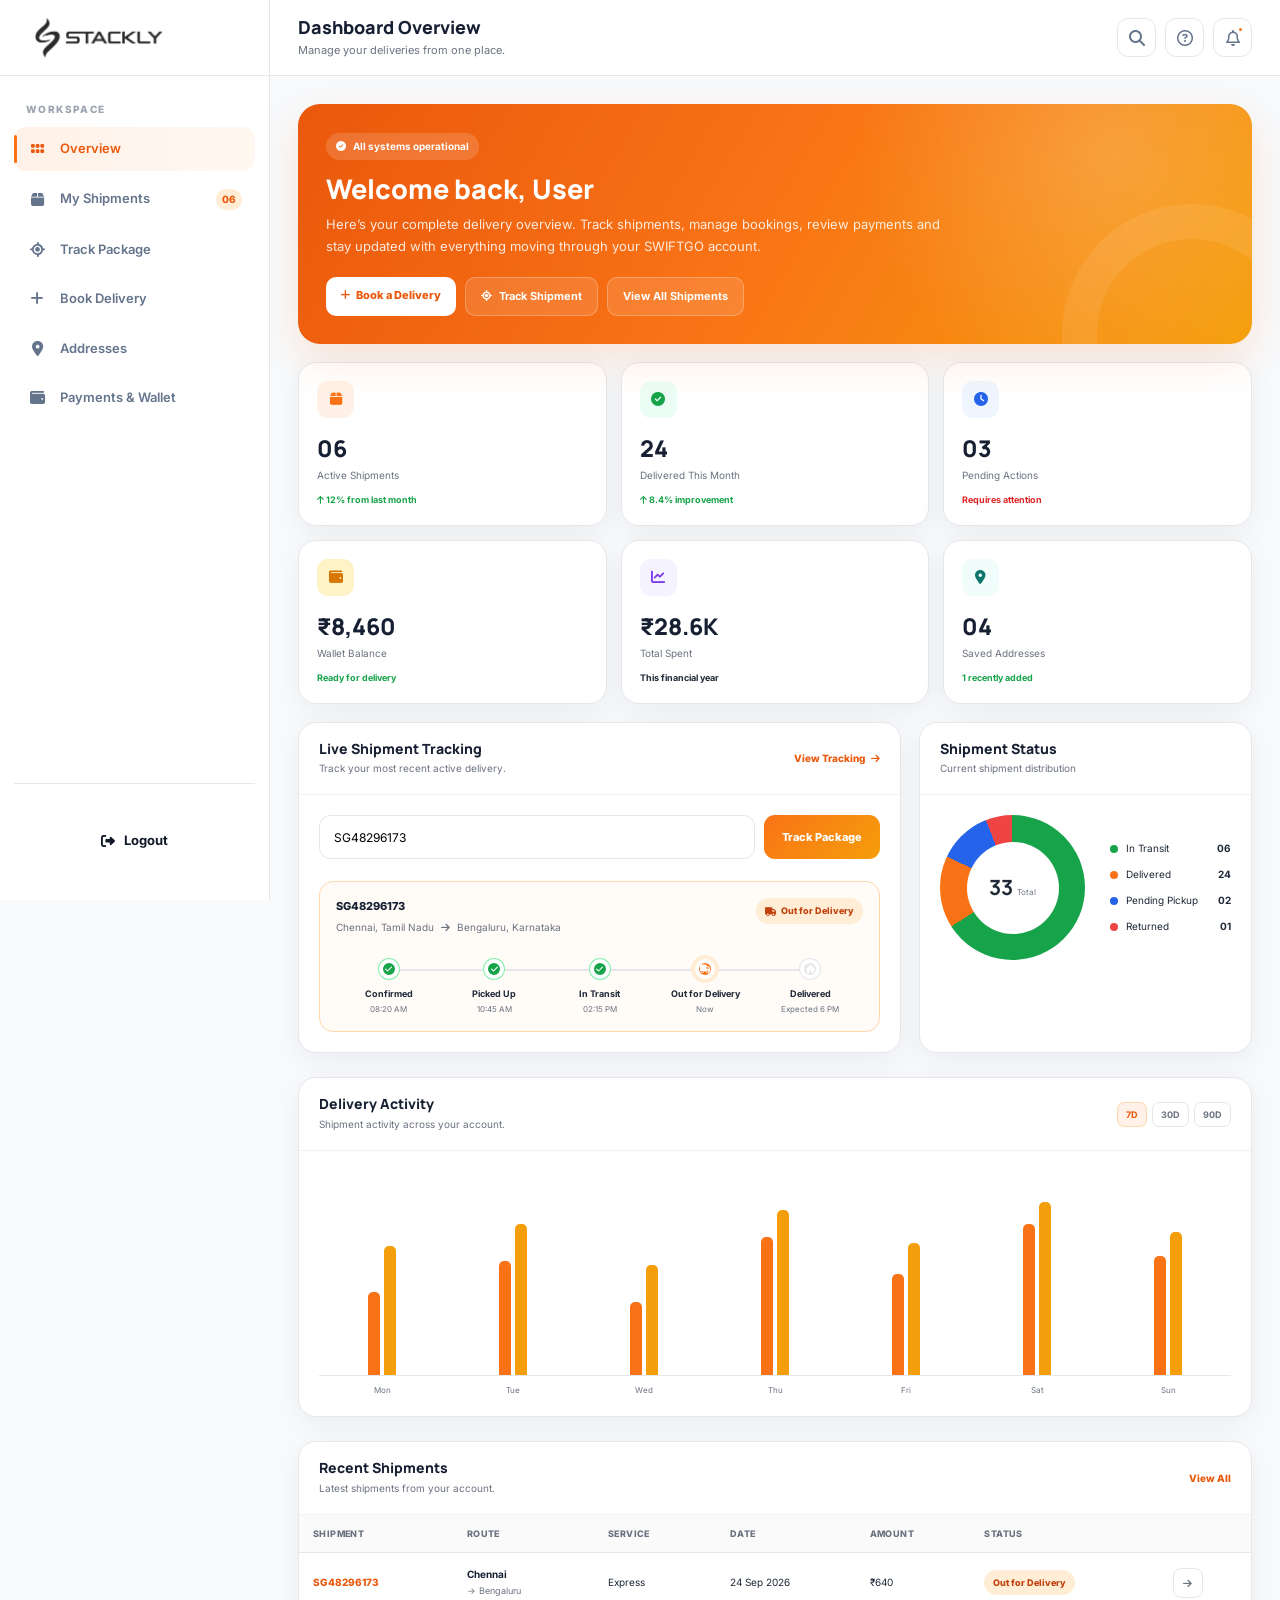
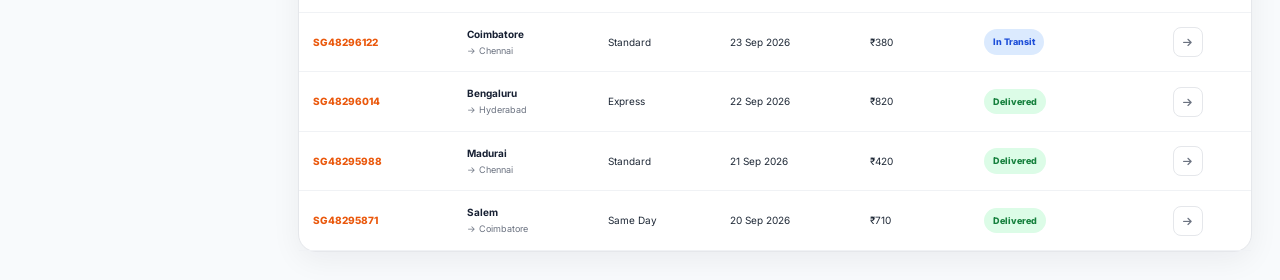
<file: user-dashboard.html>
<!DOCTYPE html>
<html lang="en">
<head>
    <meta charset="UTF-8">
    <meta name="viewport" content="width=device-width, initial-scale=1.0">

    <title>SWIFTGO — User Dashboard</title>

    <!-- Bootstrap 5 -->
    <link
        href="https://cdn.jsdelivr.net/npm/bootstrap@5.3.3/dist/css/bootstrap.min.css"
        rel="stylesheet"
    >

    <!-- Font Awesome -->
    <link
        rel="stylesheet"
        href="https://cdnjs.cloudflare.com/ajax/libs/font-awesome/6.5.2/css/all.min.css"
    >

    <!-- Google Font -->
    <link
        href="https://fonts.googleapis.com/css2?family=Inter:wght@400;500;600;700;800&family=Manrope:wght@500;600;700;800&display=swap"
        rel="stylesheet"
    >

    <style>
        :root {
            --orange: #f97316;
            --orange-dark: #ea580c;
            --amber: #f59e0b;
            --amber-light: #fff7ed;
            --amber-pale: #fffbeb;
            --orange-pale: #fff1e7;

            --navy: #172033;
            --text: #1f2937;
            --muted: #6b7280;

            --success: #16a34a;
            --danger: #dc2626;
            --blue: #2563eb;
            --purple: #7c3aed;

            --border: #e5e7eb;
            --bg: #f8fafc;
            --white: #ffffff;

            --sidebar-width: 270px;
            --topbar-height: 76px;

            --radius: 18px;
            --shadow: 0 8px 30px rgba(15, 23, 42, 0.06);
        }

        * {
            box-sizing: border-box;
        }

        html {
            scroll-behavior: smooth;
        }

        body {
            margin: 0;
            font-family: "Inter", sans-serif;
            background: var(--bg);
            color: var(--text);
            overflow-x: hidden;
        }

        a {
            text-decoration: none;
        }

        button,
        input,
        select {
            font-family: inherit;
        }

        /* =========================================================
           APP
        ========================================================= */

        .app {
            min-height: 100vh;
        }

        /* =========================================================
           SIDEBAR
        ========================================================= */

        .sidebar {
            position: fixed;
            inset: 0 auto 0 0;
            width: var(--sidebar-width);
            background: #ffffff;
            border-right: 1px solid var(--border);
            z-index: 1100;
            display: flex;
            flex-direction: column;
            transition: transform 0.3s ease;
        }

        .sidebar-brand {
            height: var(--topbar-height);
            display: flex;
            align-items: center;
            padding: 0 24px;
            border-bottom: 1px solid var(--border);
        }

        .brand-logo {
            display: flex;
            align-items: center;
            gap: 11px;
            color: var(--navy);
        }

        .brand-icon {
            width: 40px;
            height: 40px;
            border-radius: 12px;
            display: grid;
            place-items: center;
            background: linear-gradient(
                135deg,
                var(--orange),
                var(--amber)
            );
            color: white;
            font-size: 18px;
            box-shadow: 0 8px 18px rgba(249, 115, 22, 0.25);
        }

        .brand-name {
            font-family: "Manrope", sans-serif;
            font-weight: 800;
            font-size: 20px;
            letter-spacing: -0.5px;
            display: block;
        }

        .brand-subtitle {
            display: block;
            color: var(--muted);
            font-size: 8px;
            font-weight: 700;
            letter-spacing: 1.5px;
            margin-top: -1px;
        }

        .sidebar-content {
            padding: 22px 14px;
            overflow-y: auto;
            flex: 1;
        }

        .nav-label {
            padding: 0 12px;
            margin: 4px 0 10px;
            font-size: 10px;
            font-weight: 800;
            letter-spacing: 1.4px;
            text-transform: uppercase;
            color: #9ca3af;
        }

        .sidebar-nav {
            display: flex;
            flex-direction: column;
            gap: 4px;
        }

        .side-link {
            position: relative;
            width: 100%;
            display: flex;
            align-items: center;
            gap: 13px;
            padding: 12px 13px;
            border-radius: 12px;
            color: #64748b;
            font-size: 13px;
            font-weight: 600;
            cursor: pointer;
            transition: 0.2s ease;
            border: 0;
            background: transparent;
            text-align: left;
        }

        .side-link i {
            width: 20px;
            text-align: center;
            font-size: 15px;
        }

        .side-link:hover {
            color: var(--orange-dark);
            background: var(--orange-pale);
        }

        .side-link.active {
            color: var(--orange-dark);
            background: linear-gradient(
                90deg,
                #fff1e7,
                #fff8f1
            );
        }

        .side-link.active::before {
            content: "";
            position: absolute;
            left: 0;
            top: 8px;
            bottom: 8px;
            width: 3px;
            border-radius: 10px;
            background: var(--orange);
        }

        .side-badge {
            margin-left: auto;
            min-width: 21px;
            height: 21px;
            border-radius: 50px;
            display: grid;
            place-items: center;
            padding: 0 6px;
            font-size: 10px;
            font-weight: 800;
            color: var(--orange-dark);
            background: #ffedd5;
        }

        .sidebar-user {
            padding: 16px;
            border-top: 1px solid var(--border);
        }

        .user-mini {
            display: flex;
            align-items: center;
            gap: 10px;
        }

        .avatar {
            width: 40px;
            height: 40px;
            border-radius: 50%;
            display: grid;
            place-items: center;
            background: linear-gradient(
                135deg,
                #fb923c,
                #f59e0b
            );
            color: white;
            font-size: 13px;
            font-weight: 800;
        }

        .user-mini strong {
            display: block;
            font-size: 12px;
        }

        .user-mini span {
            display: block;
            color: var(--muted);
            font-size: 10px;
            margin-top: 2px;
        }

        /* =========================================================
           MAIN
        ========================================================= */

        .main {
            margin-left: var(--sidebar-width);
            min-height: 100vh;
        }

        .topbar {
            height: var(--topbar-height);
            position: sticky;
            top: 0;
            z-index: 900;
            background: rgba(255, 255, 255, 0.96);
            border-bottom: 1px solid var(--border);
            display: flex;
            align-items: center;
            justify-content: space-between;
            padding: 0 28px;
        }

        .topbar-left {
            display: flex;
            align-items: center;
            gap: 14px;
        }

        .mobile-menu {
            display: none;
            border: 0;
            background: var(--orange-pale);
            color: var(--orange-dark);
            width: 40px;
            height: 40px;
            border-radius: 11px;
        }

        .page-heading h1 {
            margin: 0;
            font-family: "Manrope", sans-serif;
            font-size: 18px;
            font-weight: 800;
            color: var(--navy);
        }

        .page-heading p {
            margin: 3px 0 0;
            color: var(--muted);
            font-size: 11px;
        }

        .topbar-actions {
            display: flex;
            align-items: center;
            gap: 9px;
        }

        .top-icon {
            width: 39px;
            height: 39px;
            border-radius: 11px;
            border: 1px solid var(--border);
            background: white;
            color: #64748b;
            display: grid;
            place-items: center;
            cursor: pointer;
            position: relative;
        }

        .top-icon:hover {
            color: var(--orange);
            border-color: #fed7aa;
        }

        .notification-dot {
            position: absolute;
            width: 7px;
            height: 7px;
            border-radius: 50%;
            background: var(--orange);
            top: 7px;
            right: 7px;
            border: 2px solid white;
        }

        /* =========================================================
           CONTENT
        ========================================================= */

        .content {
            padding: 28px;
            max-width: 1700px;
            margin: 0 auto;
        }

        .view {
            display: none;
            animation: viewIn 0.3s ease;
        }

        .view.active {
            display: block;
        }

        @keyframes viewIn {
            from {
                opacity: 0;
                transform: translateY(8px);
            }

            to {
                opacity: 1;
                transform: translateY(0);
            }
        }

        .section-title {
            margin-bottom: 18px;
        }

        .section-title h2 {
            font-family: "Manrope", sans-serif;
            font-size: 18px;
            font-weight: 800;
            margin: 0;
            color: var(--navy);
        }

        .section-title p {
            margin: 5px 0 0;
            font-size: 12px;
            color: var(--muted);
        }

        /* =========================================================
           HERO
        ========================================================= */

        .welcome-card {
            position: relative;
            overflow: hidden;
            padding: 28px;
            border-radius: 22px;
            color: white;
            background:
                radial-gradient(
                    circle at 85% 20%,
                    rgba(255,255,255,.18),
                    transparent 30%
                ),
                linear-gradient(
                    120deg,
                    #ea580c,
                    #f97316 48%,
                    #f59e0b
                );
            box-shadow: 0 15px 40px rgba(249, 115, 22, 0.17);
        }

        .welcome-card::after {
            content: "";
            position: absolute;
            width: 260px;
            height: 260px;
            border: 35px solid rgba(255,255,255,.08);
            border-radius: 50%;
            right: -70px;
            bottom: -120px;
        }

        .welcome-content {
            position: relative;
            z-index: 2;
            max-width: 720px;
        }

        .welcome-tag {
            display: inline-flex;
            align-items: center;
            gap: 7px;
            padding: 6px 10px;
            border-radius: 50px;
            background: rgba(255,255,255,.15);
            font-size: 10px;
            font-weight: 700;
            margin-bottom: 13px;
        }

        .welcome-card h2 {
            font-family: "Manrope", sans-serif;
            font-size: 27px;
            font-weight: 800;
            margin: 0 0 8px;
        }

        .welcome-card p {
            max-width: 630px;
            margin: 0;
            color: rgba(255,255,255,.86);
            font-size: 13px;
            line-height: 1.7;
        }

        .welcome-buttons {
            display: flex;
            flex-wrap: wrap;
            gap: 9px;
            margin-top: 20px;
        }

        .btn-white {
            background: white;
            color: var(--orange-dark);
            border: 0;
            padding: 10px 15px;
            border-radius: 10px;
            font-size: 11px;
            font-weight: 800;
        }

        .btn-white:hover {
            background: #fff7ed;
            color: var(--orange-dark);
        }

        .btn-soft {
            background: rgba(255,255,255,.12);
            color: white;
            border: 1px solid rgba(255,255,255,.25);
            padding: 10px 15px;
            border-radius: 10px;
            font-size: 11px;
            font-weight: 700;
        }

        /* =========================================================
           KPI
        ========================================================= */

        .kpi-grid {
            display: grid;
            grid-template-columns: repeat(6, 1fr);
            gap: 14px;
            margin-top: 18px;
        }

        .kpi-card {
            background: white;
            border: 1px solid var(--border);
            border-radius: var(--radius);
            padding: 18px;
            box-shadow: var(--shadow);
        }

        .kpi-top {
            display: flex;
            align-items: center;
            justify-content: space-between;
        }

        .kpi-icon {
            width: 37px;
            height: 37px;
            display: grid;
            place-items: center;
            border-radius: 11px;
            background: var(--orange-pale);
            color: var(--orange);
            font-size: 14px;
        }

        .kpi-card:nth-child(2) .kpi-icon {
            background: #ecfdf5;
            color: var(--success);
        }

        .kpi-card:nth-child(3) .kpi-icon {
            background: #eff6ff;
            color: var(--blue);
        }

        .kpi-card:nth-child(4) .kpi-icon {
            background: #fef3c7;
            color: #d97706;
        }

        .kpi-card:nth-child(5) .kpi-icon {
            background: #f5f3ff;
            color: var(--purple);
        }

        .kpi-card:nth-child(6) .kpi-icon {
            background: #f0fdfa;
            color: #0f766e;
        }

        .kpi-value {
            font-family: "Manrope", sans-serif;
            font-size: 23px;
            font-weight: 800;
            margin-top: 13px;
            color: var(--navy);
        }

        .kpi-label {
            color: var(--muted);
            font-size: 10px;
            margin-top: 3px;
        }

        .kpi-change {
            margin-top: 10px;
            font-size: 9px;
            font-weight: 700;
        }

        .positive {
            color: var(--success);
        }

        .negative {
            color: var(--danger);
        }

        /* =========================================================
           CARDS
        ========================================================= */

        .panel {
            background: white;
            border: 1px solid var(--border);
            border-radius: var(--radius);
            box-shadow: var(--shadow);
        }

        .panel-head {
            padding: 18px 20px;
            border-bottom: 1px solid #f0f2f5;
            display: flex;
            align-items: center;
            justify-content: space-between;
            gap: 12px;
        }

        .panel-head h3 {
            margin: 0;
            font-family: "Manrope", sans-serif;
            font-size: 14px;
            font-weight: 800;
            color: var(--navy);
        }

        .panel-head p {
            margin: 4px 0 0;
            color: var(--muted);
            font-size: 10px;
        }

        .panel-body {
            padding: 20px;
        }

        .link-btn {
            color: var(--orange-dark);
            font-size: 10px;
            font-weight: 800;
            background: none;
            border: 0;
            padding: 0;
        }

        /* =========================================================
           DASHBOARD GRID
        ========================================================= */

        .dashboard-grid {
            display: grid;
            grid-template-columns: 1.45fr .8fr;
            gap: 18px;
            margin-top: 18px;
        }

        /* =========================================================
           TRACKING
        ========================================================= */

        .tracking-box {
            display: flex;
            gap: 9px;
        }

        .tracking-input {
            flex: 1;
            height: 44px;
            border: 1px solid var(--border);
            border-radius: 11px;
            padding: 0 14px;
            outline: none;
            font-size: 12px;
        }

        .tracking-input:focus {
            border-color: #fdba74;
            box-shadow: 0 0 0 3px #fff7ed;
        }

        .orange-btn {
            border: 0;
            background: linear-gradient(
                135deg,
                var(--orange),
                var(--amber)
            );
            color: white;
            height: 44px;
            padding: 0 18px;
            border-radius: 11px;
            font-size: 11px;
            font-weight: 800;
        }

        .current-shipment {
            margin-top: 22px;
            padding: 16px;
            background: #fffbf7;
            border: 1px solid #fed7aa;
            border-radius: 14px;
        }

        .shipment-head {
            display: flex;
            justify-content: space-between;
            gap: 10px;
            align-items: flex-start;
        }

        .shipment-id {
            font-size: 11px;
            font-weight: 800;
            color: var(--navy);
        }

        .shipment-route {
            margin-top: 5px;
            font-size: 10px;
            color: var(--muted);
        }

        .status-pill {
            display: inline-flex;
            align-items: center;
            gap: 5px;
            padding: 6px 9px;
            border-radius: 50px;
            font-size: 9px;
            font-weight: 800;
        }

        .status-orange {
            color: #c2410c;
            background: #ffedd5;
        }

        .status-green {
            color: #15803d;
            background: #dcfce7;
        }

        .status-blue {
            color: #1d4ed8;
            background: #dbeafe;
        }

        .status-red {
            color: #b91c1c;
            background: #fee2e2;
        }

        .timeline {
            display: grid;
            grid-template-columns: repeat(5, 1fr);
            margin-top: 24px;
            position: relative;
        }

        .timeline::before {
            content: "";
            position: absolute;
            top: 10px;
            left: 9%;
            right: 9%;
            height: 2px;
            background: #e5e7eb;
        }

        .timeline-item {
            position: relative;
            text-align: center;
            z-index: 2;
        }

        .timeline-dot {
            width: 20px;
            height: 20px;
            border-radius: 50%;
            margin: 0 auto 8px;
            display: grid;
            place-items: center;
            background: #e5e7eb;
            color: white;
            font-size: 8px;
            border: 4px solid white;
            box-shadow: 0 0 0 1px #e5e7eb;
        }

        .timeline-item.done .timeline-dot {
            background: var(--success);
            box-shadow: 0 0 0 1px #86efac;
        }

        .timeline-item.current .timeline-dot {
            background: var(--orange);
            box-shadow: 0 0 0 4px #ffedd5;
        }

        .timeline-item strong {
            display: block;
            font-size: 9px;
        }

        .timeline-item span {
            display: block;
            font-size: 8px;
            color: var(--muted);
            margin-top: 3px;
        }

        /* =========================================================
           DONUT
        ========================================================= */

        .donut-wrap {
            display: flex;
            align-items: center;
            gap: 25px;
        }

        .donut {
            width: 145px;
            height: 145px;
            flex: 0 0 145px;
            border-radius: 50%;
            background:
                conic-gradient(
                    var(--success) 0 66%,
                    var(--orange) 66% 82%,
                    var(--blue) 82% 94%,
                    #ef4444 94% 100%
                );
            display: grid;
            place-items: center;
        }

        .donut-inner {
            width: 92px;
            height: 92px;
            border-radius: 50%;
            background: white;
            display: grid;
            place-items: center;
            text-align: center;
        }

        .donut-inner strong {
            font-size: 21px;
            font-family: "Manrope";
        }

        .donut-inner span {
            color: var(--muted);
            font-size: 8px;
        }

        .legend {
            display: flex;
            flex-direction: column;
            gap: 11px;
            flex: 1;
        }

        .legend-row {
            display: flex;
            align-items: center;
            gap: 8px;
            font-size: 10px;
        }

        .legend-dot {
            width: 8px;
            height: 8px;
            border-radius: 50%;
        }

        .legend-row strong {
            margin-left: auto;
        }

        /* =========================================================
           CHART
        ========================================================= */

        .chart-tabs {
            display: flex;
            gap: 5px;
        }

        .chart-tab {
            border: 1px solid var(--border);
            background: white;
            color: var(--muted);
            border-radius: 7px;
            padding: 5px 8px;
            font-size: 9px;
            font-weight: 700;
        }

        .chart-tab.active {
            color: var(--orange-dark);
            background: var(--orange-pale);
            border-color: #fed7aa;
        }

        .bar-chart {
            height: 205px;
            display: flex;
            align-items: end;
            gap: 15px;
            padding: 20px 5px 0;
            border-bottom: 1px solid var(--border);
        }

        .bar-column {
            flex: 1;
            height: 100%;
            display: flex;
            align-items: end;
            gap: 4px;
            justify-content: center;
        }

        .bar {
            width: 12px;
            border-radius: 5px 5px 0 0;
        }

        .bar.orange {
            background: var(--orange);
        }

        .bar.amber {
            background: var(--amber);
        }

        .bar-light {
            background: #fed7aa;
        }

        .chart-labels {
            display: flex;
            gap: 15px;
            padding: 8px 5px 0;
        }

        .chart-labels span {
            flex: 1;
            text-align: center;
            font-size: 8px;
            color: var(--muted);
        }

        /* =========================================================
           TABLE
        ========================================================= */

        .table-wrap {
            overflow-x: auto;
        }

        .data-table {
            width: 100%;
            border-collapse: collapse;
            min-width: 920px;
        }

        .data-table th {
            text-align: left;
            padding: 12px 14px;
            background: #fafafa;
            color: #6b7280;
            font-size: 9px;
            font-weight: 800;
            text-transform: uppercase;
            letter-spacing: .4px;
            border-bottom: 1px solid var(--border);
        }

        .data-table td {
            padding: 14px;
            border-bottom: 1px solid #f0f2f5;
            font-size: 10px;
            vertical-align: middle;
        }

        .data-table tbody tr:hover {
            background: #fffbf7;
        }

        .shipment-code {
            color: var(--orange-dark);
            font-weight: 800;
        }

        .route-text strong {
            display: block;
            color: var(--navy);
            font-size: 10px;
        }

        .route-text span {
            display: block;
            color: var(--muted);
            font-size: 9px;
            margin-top: 2px;
        }

        .table-action {
            width: 30px;
            height: 30px;
            display: grid;
            place-items: center;
            border-radius: 8px;
            border: 1px solid var(--border);
            color: var(--muted);
            background: white;
        }

        .table-action:hover {
            color: var(--orange);
            border-color: #fed7aa;
        }

        /* =========================================================
           SMALL CARDS
        ========================================================= */

        .mini-grid {
            display: grid;
            grid-template-columns: repeat(3, 1fr);
            gap: 14px;
        }

        .mini-card {
            border: 1px solid var(--border);
            border-radius: 14px;
            padding: 15px;
            background: white;
        }

        .mini-icon {
            width: 34px;
            height: 34px;
            border-radius: 10px;
            background: var(--orange-pale);
            color: var(--orange);
            display: grid;
            place-items: center;
            margin-bottom: 11px;
        }

        .mini-card h4 {
            margin: 0;
            font-size: 11px;
            font-weight: 800;
        }

        .mini-card p {
            margin: 5px 0 0;
            color: var(--muted);
            font-size: 9px;
            line-height: 1.6;
        }

        /* =========================================================
           PROGRESS
        ========================================================= */

        .progress-line {
            height: 7px;
            border-radius: 20px;
            background: #f1f5f9;
            overflow: hidden;
        }

        .progress-fill {
            height: 100%;
            border-radius: inherit;
            background: linear-gradient(
                90deg,
                var(--orange),
                var(--amber)
            );
        }

        /* =========================================================
           ADDRESS
        ========================================================= */

        .address-grid {
            display: grid;
            grid-template-columns: repeat(2, 1fr);
            gap: 15px;
        }

        .address-card {
            padding: 18px;
            border: 1px solid var(--border);
            border-radius: 15px;
            background: white;
        }

        .address-head {
            display: flex;
            justify-content: space-between;
            align-items: center;
            gap: 10px;
        }

        .address-title {
            display: flex;
            align-items: center;
            gap: 9px;
            font-weight: 800;
            font-size: 11px;
        }

        .address-icon {
            width: 34px;
            height: 34px;
            border-radius: 10px;
            display: grid;
            place-items: center;
            background: var(--orange-pale);
            color: var(--orange);
        }

        .default-tag {
            font-size: 8px;
            font-weight: 800;
            color: var(--success);
            background: #dcfce7;
            padding: 5px 8px;
            border-radius: 50px;
        }

        .address-card p {
            color: var(--muted);
            font-size: 10px;
            line-height: 1.6;
            margin: 14px 0;
        }

        .address-footer {
            display: flex;
            gap: 8px;
        }

        .small-btn {
            padding: 7px 10px;
            border-radius: 8px;
            border: 1px solid var(--border);
            background: white;
            color: var(--muted);
            font-size: 9px;
            font-weight: 700;
        }

        .small-btn.primary {
            background: var(--orange-pale);
            color: var(--orange-dark);
            border-color: #fed7aa;
        }

        /* =========================================================
           PAYMENT
        ========================================================= */

        .balance-card {
            padding: 24px;
            border-radius: 18px;
            color: white;
            background:
                radial-gradient(
                    circle at 90% 15%,
                    rgba(255,255,255,.2),
                    transparent 30%
                ),
                linear-gradient(
                    135deg,
                    #1f2937,
                    #111827
                );
        }

        .balance-label {
            color: #cbd5e1;
            font-size: 10px;
        }

        .balance-value {
            font-family: "Manrope";
            font-size: 30px;
            font-weight: 800;
            margin: 7px 0 18px;
        }

        .balance-meta {
            display: flex;
            justify-content: space-between;
            font-size: 9px;
            color: #cbd5e1;
        }

        .payment-method {
            display: flex;
            align-items: center;
            gap: 12px;
            padding: 14px;
            border: 1px solid var(--border);
            border-radius: 13px;
        }

        .payment-logo {
            width: 39px;
            height: 29px;
            border-radius: 7px;
            display: grid;
            place-items: center;
            background: #f1f5f9;
            color: var(--navy);
            font-size: 13px;
        }

        .payment-method strong {
            font-size: 10px;
            display: block;
        }

        .payment-method span {
            color: var(--muted);
            font-size: 9px;
        }

        /* =========================================================
           SUPPORT
        ========================================================= */

        .ticket {
            display: flex;
            align-items: center;
            gap: 14px;
            padding: 15px 0;
            border-bottom: 1px solid #f0f2f5;
        }

        .ticket:last-child {
            border-bottom: 0;
        }

        .ticket-icon {
            width: 38px;
            height: 38px;
            flex: 0 0 38px;
            border-radius: 11px;
            background: var(--orange-pale);
            color: var(--orange);
            display: grid;
            place-items: center;
        }

        .ticket-info {
            flex: 1;
        }

        .ticket-info strong {
            display: block;
            font-size: 10px;
        }

        .ticket-info span {
            display: block;
            margin-top: 4px;
            font-size: 9px;
            color: var(--muted);
        }

        /* =========================================================
           NOTIFICATION
        ========================================================= */

        .notification {
            display: flex;
            gap: 13px;
            padding: 16px 0;
            border-bottom: 1px solid #f0f2f5;
        }

        .notification:last-child {
            border-bottom: 0;
        }

        .notification-icon {
            width: 39px;
            height: 39px;
            border-radius: 11px;
            background: var(--orange-pale);
            color: var(--orange);
            display: grid;
            place-items: center;
            flex: 0 0 39px;
        }

        .notification-info {
            flex: 1;
        }

        .notification-info strong {
            font-size: 11px;
        }

        .notification-info p {
            margin: 4px 0 0;
            font-size: 9px;
            color: var(--muted);
            line-height: 1.6;
        }

        .notification-time {
            font-size: 8px;
            color: #9ca3af;
            white-space: nowrap;
        }

        /* =========================================================
           PROFILE
        ========================================================= */

        .profile-card {
            display: flex;
            align-items: center;
            gap: 18px;
            padding: 20px;
            border: 1px solid var(--border);
            border-radius: 17px;
            background: white;
        }

        .profile-avatar {
            width: 72px;
            height: 72px;
            border-radius: 18px;
            background: linear-gradient(
                135deg,
                var(--orange),
                var(--amber)
            );
            display: grid;
            place-items: center;
            color: white;
            font-size: 22px;
            font-weight: 800;
        }

        .profile-info h3 {
            margin: 0;
            font-size: 18px;
            font-family: "Manrope";
            font-weight: 800;
        }

        .profile-info p {
            margin: 5px 0 0;
            font-size: 10px;
            color: var(--muted);
        }

        .verified {
            display: inline-flex;
            align-items: center;
            gap: 4px;
            margin-top: 8px;
            color: var(--success);
            font-size: 9px;
            font-weight: 800;
        }

        .profile-fields {
            display: grid;
            grid-template-columns: repeat(2, 1fr);
            gap: 15px;
        }

        .field {
            padding: 14px;
            border: 1px solid var(--border);
            border-radius: 12px;
        }

        .field label {
            display: block;
            color: var(--muted);
            font-size: 9px;
            margin-bottom: 5px;
        }

        .field strong {
            font-size: 11px;
        }

        /* =========================================================
           BOOKING
        ========================================================= */

        .booking-layout {
            display: grid;
            grid-template-columns: 1.25fr .75fr;
            gap: 18px;
        }

        .form-grid {
            display: grid;
            grid-template-columns: repeat(2, 1fr);
            gap: 13px;
        }

        .form-group label {
            display: block;
            font-size: 9px;
            font-weight: 800;
            color: #475569;
            margin-bottom: 6px;
        }

        .form-control-custom {
            width: 100%;
            height: 42px;
            border: 1px solid var(--border);
            border-radius: 10px;
            padding: 0 12px;
            font-size: 10px;
            outline: none;
        }

        .form-control-custom:focus {
            border-color: #fdba74;
            box-shadow: 0 0 0 3px #fff7ed;
        }

        .service-options {
            display: grid;
            grid-template-columns: repeat(2, 1fr);
            gap: 10px;
        }

        .service-option {
            padding: 14px;
            border: 1px solid var(--border);
            border-radius: 12px;
            cursor: pointer;
        }

        .service-option.active {
            border-color: #fdba74;
            background: var(--orange-pale);
        }

        .service-option strong {
            display: block;
            font-size: 10px;
        }

        .service-option span {
            display: block;
            color: var(--muted);
            font-size: 8px;
            margin-top: 4px;
        }

        .service-price {
            margin-top: 8px;
            color: var(--orange-dark);
            font-size: 11px;
            font-weight: 800;
        }

        /* =========================================================
           OFFERS
        ========================================================= */

        .offer-grid {
            display: grid;
            grid-template-columns: repeat(3, 1fr);
            gap: 14px;
        }

        .offer-card {
            min-height: 150px;
            padding: 18px;
            border-radius: 16px;
            background: linear-gradient(
                135deg,
                #fff7ed,
                #fffbeb
            );
            border: 1px solid #fed7aa;
        }

        .offer-card small {
            color: var(--orange-dark);
            font-size: 8px;
            font-weight: 800;
            text-transform: uppercase;
            letter-spacing: .8px;
        }

        .offer-card h4 {
            font-size: 15px;
            margin: 10px 0 5px;
            font-family: "Manrope";
            font-weight: 800;
        }

        .offer-card p {
            font-size: 9px;
            color: var(--muted);
            line-height: 1.5;
        }

        /* =========================================================
           MOBILE
        ========================================================= */

        .sidebar-overlay {
            display: none;
            position: fixed;
            inset: 0;
            background: rgba(15, 23, 42, 0.35);
            z-index: 1050;
        }

        @media (max-width: 1300px) {
            .kpi-grid {
                grid-template-columns: repeat(3, 1fr);
            }
        }

        @media (max-width: 1100px) {
            .dashboard-grid,
            .booking-layout {
                grid-template-columns: 1fr;
            }

            .offer-grid {
                grid-template-columns: repeat(2, 1fr);
            }
        }

        @media (max-width: 900px) {
            :root {
                --sidebar-width: 270px;
            }

            .sidebar {
                transform: translateX(-100%);
            }

            .sidebar.open {
                transform: translateX(0);
            }

            .sidebar-overlay.show {
                display: block;
            }

            .main {
                margin-left: 0;
            }

            .mobile-menu {
                display: grid;
                place-items: center;
            }

            .topbar {
                padding: 0 18px;
            }

            .content {
                padding: 20px;
            }

            .topbar-actions .hide-mobile {
                display: none;
            }
        }

        @media (max-width: 700px) {
            .kpi-grid {
                grid-template-columns: repeat(2, 1fr);
            }

            .mini-grid,
            .address-grid,
            .profile-fields {
                grid-template-columns: 1fr;
            }

            .offer-grid {
                grid-template-columns: 1fr;
            }

            .welcome-card {
                padding: 22px;
            }

            .welcome-card h2 {
                font-size: 22px;
            }

            .donut-wrap {
                flex-direction: column;
                align-items: flex-start;
            }
        }

        @media (max-width: 500px) {
            .content {
                padding: 14px;
            }

            .topbar {
                height: 68px;
                padding: 0 14px;
            }

            .page-heading p {
                display: none;
            }

            .page-heading h1 {
                font-size: 15px;
            }

            .kpi-grid {
                gap: 9px;
            }

            .kpi-card {
                padding: 14px;
            }

            .kpi-value {
                font-size: 19px;
            }

            .welcome-buttons {
                flex-direction: column;
                align-items: stretch;
            }

            .tracking-box {
                flex-direction: column;
            }

            .orange-btn {
                width: 100%;
            }

            .timeline {
                grid-template-columns: 1fr;
                gap: 15px;
            }

            .timeline::before {
                display: none;
            }

            .timeline-item {
                text-align: left;
                display: flex;
                align-items: center;
                gap: 9px;
            }

            .timeline-dot {
                margin: 0;
                flex: 0 0 20px;
            }

            .form-grid,
            .service-options {
                grid-template-columns: 1fr;
            }

            .profile-card {
                align-items: flex-start;
            }

            .profile-avatar {
                width: 58px;
                height: 58px;
                flex: 0 0 58px;
            }
        }


        .brand-logo {
    display: inline-flex;
    align-items: center;
    text-decoration: none;
    cursor: pointer;
}

.brand-logo img {
    width: 150px;
    height: auto;
    display: block;
    object-fit: contain;
}

.sidebar-logout {
    width: 100%;
    height: 42px;
    margin-top: 16px;

    display: flex;
    align-items: center;
    justify-content: center;
    gap: 10px;

    background: #ffffff;
    color: #111827;

    border: 0;
    border-radius: 10px;

    text-decoration: none;
    font-size: 13px;
    font-weight: 700;

    cursor: pointer;
    transition: 0.2s ease;
    box-sizing: border-box;
}

.sidebar-logout i {
    font-size: 14px;
}

.sidebar-logout:hover {
    background: #f1f5f9;
    transform: translateY(-1px);
}

.sidebar-logout:active {
    transform: translateY(0);
}

.sidebar-content {
    display: flex;
    flex-direction: column;
    height: 100%;
}

.sidebar-nav {
    display: flex;
    flex-direction: column;
    gap: 6px;
}

.sidebar-user {
    margin-top: auto;
    padding-top: 20px;
}

.sidebar-logout {
    width: 100%;
    height: 42px;

    display: flex;
    align-items: center;
    justify-content: center;
    gap: 9px;

    background: #ffffff;
    color: #111827;

    border-radius: 9px;
    text-decoration: none;

    font-size: 13px;
    font-weight: 700;

    transition: all 0.2s ease;
    box-sizing: border-box;
}

.sidebar-logout:hover {
    background: #f1f5f9;
    transform: translateY(-1px);
}

.sidebar-logout i {
    font-size: 14px;
}



.sidebar-logout {
    width: 100%;
    height: 42px;

    display: flex;
    align-items: center;
    justify-content: center;
    gap: 9px;

    background: #ffffff;
    color: #111827;

    border: 1px solid transparent;
    border-radius: 9px;

    text-decoration: none;
    font-size: 13px;
    font-weight: 700;

    transition: all 0.25s ease;
}

.sidebar-logout:hover {
    background: #f97316;
    color: #ffffff;
    border-color: #fb923c;
    box-shadow: 0 8px 20px rgba(249, 115, 22, 0.28);
    transform: translateY(-2px);
}

.sidebar-logout:hover i {
    color: #ffffff;
}

.sidebar-logout:active {
    transform: translateY(0);
}
    </style>
</head>

<body>

<div class="app">

    <!-- =========================================================
         MOBILE OVERLAY
    ========================================================== -->
    <div class="sidebar-overlay" id="sidebarOverlay"></div>

    <!-- =========================================================
         SIDEBAR
    ========================================================== -->
    <aside class="sidebar" id="sidebar">

        <div class="sidebar-brand">

            <a href="#" class="brand-logo" data-view="overview">

                

                <a href="user-dashboard.html" class="brand-logo">
    <img src="assets/logo2.webp" alt="SWIFTGO Logo">
</a>

            </a>

        </div>

       <div class="sidebar-content">

    <div class="nav-label">Workspace</div>

    <nav class="sidebar-nav">

        <button class="side-link active" data-view="overview">
            <i class="fa-solid fa-grip"></i>
            <span>Overview</span>
        </button>

        <button class="side-link" data-view="shipments">
            <i class="fa-solid fa-box"></i>
            <span>My Shipments</span>
            <span class="side-badge">06</span>
        </button>

        <button class="side-link" data-view="tracking">
            <i class="fa-solid fa-location-crosshairs"></i>
            <span>Track Package</span>
        </button>

        <button class="side-link" data-view="booking">
            <i class="fa-solid fa-plus"></i>
            <span>Book Delivery</span>
        </button>

        <button class="side-link" data-view="addresses">
            <i class="fa-solid fa-location-dot"></i>
            <span>Addresses</span>
        </button>

        <button class="side-link" data-view="payments">
            <i class="fa-solid fa-wallet"></i>
            <span>Payments & Wallet</span>
        </button>

    </nav>

    <!-- Logout at bottom -->
    <div class="sidebar-user">
        <a href="index.html" class="sidebar-logout">
            <i class="fa-solid fa-right-from-bracket"></i>
            <span>Logout</span>
        </a>
    </div>

</div>
    </aside>

    <!-- =========================================================
         MAIN
    ========================================================== -->
    <main class="main">

        <!-- TOPBAR -->
        <header class="topbar">

            <div class="topbar-left">

                <button
                    class="mobile-menu"
                    id="mobileMenu"
                >
                    <i class="fa-solid fa-bars"></i>
                </button>

                <div class="page-heading">
                    <h1 id="pageTitle">Dashboard Overview</h1>
                    <p id="pageSubtitle">
                        Manage your deliveries from one place.
                    </p>
                </div>

            </div>

            <div class="topbar-actions">

                <button class="top-icon hide-mobile">
                    <i class="fa-solid fa-magnifying-glass"></i>
                </button>

                <button class="top-icon">
                    <i class="fa-regular fa-circle-question"></i>
                </button>

                <button class="top-icon">
                    <i class="fa-regular fa-bell"></i>
                    <span class="notification-dot"></span>
                </button>

               

            </div>

        </header>

        <!-- =====================================================
             CONTENT AREA
        ====================================================== -->

        <div class="content">

            <!-- =================================================
                 VIEW 01 — OVERVIEW
            ================================================== -->

            <section
                class="view active"
                id="view-overview"
            >

                <div class="welcome-card">

                    <div class="welcome-content">

                        <span class="welcome-tag">
                            <i class="fa-solid fa-circle-check"></i>
                            All systems operational
                        </span>

                       <h2>
    Welcome back, <span id="userName">User</span>
</h2>

                        <p>
                            Here’s your complete delivery overview.
                            Track shipments, manage bookings, review
                            payments and stay updated with everything
                            moving through your SWIFTGO account.
                        </p>

                        <div class="welcome-buttons">

                            <a
                                href="404.html"
                                class="btn-white"
                            >
                                <i class="fa-solid fa-plus me-1"></i>
                                Book a Delivery
                            </a>

                            <a
                                href="404.html"
                                class="btn-soft"
                            >
                                <i class="fa-solid fa-location-crosshairs me-1"></i>
                                Track Shipment
                            </a>

                            <a
                                href="404.html"
                                class="btn-soft"
                            >
                                View All Shipments
                            </a>

                        </div>

                    </div>

                </div>

                <!-- KPI -->
                <div class="kpi-grid">

                    <div class="kpi-card">
                        <div class="kpi-top">
                            <div class="kpi-icon">
                                <i class="fa-solid fa-box"></i>
                            </div>
                        </div>

                        <div class="kpi-value">06</div>
                        <div class="kpi-label">Active Shipments</div>
                        <div class="kpi-change positive">
                            <i class="fa-solid fa-arrow-up"></i>
                            12% from last month
                        </div>
                    </div>

                    <div class="kpi-card">
                        <div class="kpi-top">
                            <div class="kpi-icon">
                                <i class="fa-solid fa-circle-check"></i>
                            </div>
                        </div>

                        <div class="kpi-value">24</div>
                        <div class="kpi-label">Delivered This Month</div>
                        <div class="kpi-change positive">
                            <i class="fa-solid fa-arrow-up"></i>
                            8.4% improvement
                        </div>
                    </div>

                    <div class="kpi-card">
                        <div class="kpi-top">
                            <div class="kpi-icon">
                                <i class="fa-solid fa-clock"></i>
                            </div>
                        </div>

                        <div class="kpi-value">03</div>
                        <div class="kpi-label">Pending Actions</div>
                        <div class="kpi-change negative">
                            Requires attention
                        </div>
                    </div>

                    <div class="kpi-card">
                        <div class="kpi-top">
                            <div class="kpi-icon">
                                <i class="fa-solid fa-wallet"></i>
                            </div>
                        </div>

                        <div class="kpi-value">₹8,460</div>
                        <div class="kpi-label">Wallet Balance</div>
                        <div class="kpi-change positive">
                            Ready for delivery
                        </div>
                    </div>

                    <div class="kpi-card">
                        <div class="kpi-top">
                            <div class="kpi-icon">
                                <i class="fa-solid fa-chart-line"></i>
                            </div>
                        </div>

                        <div class="kpi-value">₹28.6K</div>
                        <div class="kpi-label">Total Spent</div>
                        <div class="kpi-change">
                            This financial year
                        </div>
                    </div>

                    <div class="kpi-card">
                        <div class="kpi-top">
                            <div class="kpi-icon">
                                <i class="fa-solid fa-location-dot"></i>
                            </div>
                        </div>

                        <div class="kpi-value">04</div>
                        <div class="kpi-label">Saved Addresses</div>
                        <div class="kpi-change positive">
                            1 recently added
                        </div>
                    </div>

                </div>

                <!-- Tracking + Distribution -->
                <div class="dashboard-grid">

                    <div class="panel">

                        <div class="panel-head">

                            <div>
                                <h3>Live Shipment Tracking</h3>
                                <p>
                                    Track your most recent active delivery.
                                </p>
                            </div>

                            <a
                                href="404.html"
                                class="link-btn"
                            >
                                View Tracking
                                <i class="fa-solid fa-arrow-right ms-1"></i>
                            </a>

                        </div>

                        <div class="panel-body">

                            <div class="tracking-box">

                                <input
                                    type="text"
                                    class="tracking-input"
                                    value="SG48296173"
                                >

                                <a
                                    href="404.html"
                                    class="orange-btn d-flex align-items-center justify-content-center"
                                >
                                    Track Package
                                </a>

                            </div>

                            <div class="current-shipment">

                                <div class="shipment-head">

                                    <div>
                                        <div class="shipment-id">
                                            SG48296173
                                        </div>

                                        <div class="shipment-route">
                                            Chennai, Tamil Nadu
                                            <i class="fa-solid fa-arrow-right mx-1"></i>
                                            Bengaluru, Karnataka
                                        </div>
                                    </div>

                                    <span class="status-pill status-orange">
                                        <i class="fa-solid fa-truck"></i>
                                        Out for Delivery
                                    </span>

                                </div>

                                <div class="timeline">

                                    <div class="timeline-item done">
                                        <div class="timeline-dot">
                                            <i class="fa-solid fa-check"></i>
                                        </div>
                                        <div>
                                            <strong>Confirmed</strong>
                                            <span>08:20 AM</span>
                                        </div>
                                    </div>

                                    <div class="timeline-item done">
                                        <div class="timeline-dot">
                                            <i class="fa-solid fa-check"></i>
                                        </div>
                                        <div>
                                            <strong>Picked Up</strong>
                                            <span>10:45 AM</span>
                                        </div>
                                    </div>

                                    <div class="timeline-item done">
                                        <div class="timeline-dot">
                                            <i class="fa-solid fa-check"></i>
                                        </div>
                                        <div>
                                            <strong>In Transit</strong>
                                            <span>02:15 PM</span>
                                        </div>
                                    </div>

                                    <div class="timeline-item current">
                                        <div class="timeline-dot">
                                            <i class="fa-solid fa-truck"></i>
                                        </div>
                                        <div>
                                            <strong>Out for Delivery</strong>
                                            <span>Now</span>
                                        </div>
                                    </div>

                                    <div class="timeline-item">
                                        <div class="timeline-dot">
                                            <i class="fa-solid fa-house"></i>
                                        </div>
                                        <div>
                                            <strong>Delivered</strong>
                                            <span>Expected 6 PM</span>
                                        </div>
                                    </div>

                                </div>

                            </div>

                        </div>

                    </div>

                    <div class="panel">

                        <div class="panel-head">

                            <div>
                                <h3>Shipment Status</h3>
                                <p>Current shipment distribution</p>
                            </div>

                        </div>

                        <div class="panel-body">

                            <div class="donut-wrap">

                                <div class="donut">

                                    <div class="donut-inner">
                                        <div>
                                            <strong>33</strong>
                                            <span>Total</span>
                                        </div>
                                    </div>

                                </div>

                                <div class="legend">

                                    <div class="legend-row">
                                        <span
                                            class="legend-dot"
                                            style="background:#16a34a;"
                                        ></span>
                                        In Transit
                                        <strong>06</strong>
                                    </div>

                                    <div class="legend-row">
                                        <span
                                            class="legend-dot"
                                            style="background:#f97316;"
                                        ></span>
                                        Delivered
                                        <strong>24</strong>
                                    </div>

                                    <div class="legend-row">
                                        <span
                                            class="legend-dot"
                                            style="background:#2563eb;"
                                        ></span>
                                        Pending Pickup
                                        <strong>02</strong>
                                    </div>

                                    <div class="legend-row">
                                        <span
                                            class="legend-dot"
                                            style="background:#ef4444;"
                                        ></span>
                                        Returned
                                        <strong>01</strong>
                                    </div>

                                </div>

                            </div>

                        </div>

                    </div>

                </div>

                <!-- Chart -->
                <div class="panel mt-4">

                    <div class="panel-head">

                        <div>
                            <h3>Delivery Activity</h3>
                            <p>
                                Shipment activity across your account.
                            </p>
                        </div>

                        <div class="chart-tabs">
                            <button class="chart-tab active">7D</button>
                            <button class="chart-tab">30D</button>
                            <button class="chart-tab">90D</button>
                        </div>

                    </div>

                    <div class="panel-body">

                        <div class="bar-chart">

                            <div class="bar-column">
                                <div
                                    class="bar orange"
                                    style="height:45%;"
                                ></div>
                                <div
                                    class="bar amber"
                                    style="height:70%;"
                                ></div>
                            </div>

                            <div class="bar-column">
                                <div
                                    class="bar orange"
                                    style="height:62%;"
                                ></div>
                                <div
                                    class="bar amber"
                                    style="height:82%;"
                                ></div>
                            </div>

                            <div class="bar-column">
                                <div
                                    class="bar orange"
                                    style="height:40%;"
                                ></div>
                                <div
                                    class="bar amber"
                                    style="height:60%;"
                                ></div>
                            </div>

                            <div class="bar-column">
                                <div
                                    class="bar orange"
                                    style="height:75%;"
                                ></div>
                                <div
                                    class="bar amber"
                                    style="height:90%;"
                                ></div>
                            </div>

                            <div class="bar-column">
                                <div
                                    class="bar orange"
                                    style="height:55%;"
                                ></div>
                                <div
                                    class="bar amber"
                                    style="height:72%;"
                                ></div>
                            </div>

                            <div class="bar-column">
                                <div
                                    class="bar orange"
                                    style="height:82%;"
                                ></div>
                                <div
                                    class="bar amber"
                                    style="height:94%;"
                                ></div>
                            </div>

                            <div class="bar-column">
                                <div
                                    class="bar orange"
                                    style="height:65%;"
                                ></div>
                                <div
                                    class="bar amber"
                                    style="height:78%;"
                                ></div>
                            </div>

                        </div>

                        <div class="chart-labels">
                            <span>Mon</span>
                            <span>Tue</span>
                            <span>Wed</span>
                            <span>Thu</span>
                            <span>Fri</span>
                            <span>Sat</span>
                            <span>Sun</span>
                        </div>

                    </div>

                </div>

                <!-- Recent shipments -->
                <div class="panel mt-4">

                    <div class="panel-head">

                        <div>
                            <h3>Recent Shipments</h3>
                            <p>
                                Latest shipments from your account.
                            </p>
                        </div>

                        <a
                            href="404.html"
                            class="link-btn"
                        >
                            View All
                        </a>

                    </div>

                    <div class="table-wrap">

                        <table class="data-table">

                            <thead>
                                <tr>
                                    <th>Shipment</th>
                                    <th>Route</th>
                                    <th>Service</th>
                                    <th>Date</th>
                                    <th>Amount</th>
                                    <th>Status</th>
                                    <th></th>
                                </tr>
                            </thead>

                            <tbody>

                                <tr>
                                    <td>
                                        <span class="shipment-code">
                                            SG48296173
                                        </span>
                                    </td>

                                    <td>
                                        <div class="route-text">
                                            <strong>Chennai</strong>
                                            <span>
                                                → Bengaluru
                                            </span>
                                        </div>
                                    </td>

                                    <td>Express</td>

                                    <td>24 Sep 2026</td>

                                    <td>₹640</td>

                                    <td>
                                        <span class="status-pill status-orange">
                                            Out for Delivery
                                        </span>
                                    </td>

                                    <td>
                                        <a
                                            href="404.html"
                                            class="table-action"
                                        >
                                            <i class="fa-solid fa-arrow-right"></i>
                                        </a>
                                    </td>
                                </tr>

                                <tr>
                                    <td>
                                        <span class="shipment-code">
                                            SG48296122
                                        </span>
                                    </td>

                                    <td>
                                        <div class="route-text">
                                            <strong>Coimbatore</strong>
                                            <span>
                                                → Chennai
                                            </span>
                                        </div>
                                    </td>

                                    <td>Standard</td>

                                    <td>23 Sep 2026</td>

                                    <td>₹380</td>

                                    <td>
                                        <span class="status-pill status-blue">
                                            In Transit
                                        </span>
                                    </td>

                                    <td>
                                        <a href="404.html" class="table-action">
                                            <i class="fa-solid fa-arrow-right"></i>
                                        </a>
                                    </td>
                                </tr>

                                <tr>
                                    <td>
                                        <span class="shipment-code">
                                            SG48296014
                                        </span>
                                    </td>

                                    <td>
                                        <div class="route-text">
                                            <strong>Bengaluru</strong>
                                            <span>
                                                → Hyderabad
                                            </span>
                                        </div>
                                    </td>

                                    <td>Express</td>

                                    <td>22 Sep 2026</td>

                                    <td>₹820</td>

                                    <td>
                                        <span class="status-pill status-green">
                                            Delivered
                                        </span>
                                    </td>

                                    <td>
                                        <a href="404.html" class="table-action">
                                            <i class="fa-solid fa-arrow-right"></i>
                                        </a>
                                    </td>
                                </tr>

                                <tr>
                                    <td>
                                        <span class="shipment-code">
                                            SG48295988
                                        </span>
                                    </td>

                                    <td>
                                        <div class="route-text">
                                            <strong>Madurai</strong>
                                            <span>
                                                → Chennai
                                            </span>
                                        </div>
                                    </td>

                                    <td>Standard</td>

                                    <td>21 Sep 2026</td>

                                    <td>₹420</td>

                                    <td>
                                        <span class="status-pill status-green">
                                            Delivered
                                        </span>
                                    </td>

                                    <td>
                                        <a href="404.html" class="table-action">
                                            <i class="fa-solid fa-arrow-right"></i>
                                        </a>
                                    </td>
                                </tr>

                                <tr>
                                    <td>
                                        <span class="shipment-code">
                                            SG48295871
                                        </span>
                                    </td>

                                    <td>
                                        <div class="route-text">
                                            <strong>Salem</strong>
                                            <span>
                                                → Coimbatore
                                            </span>
                                        </div>
                                    </td>

                                    <td>Same Day</td>

                                    <td>20 Sep 2026</td>

                                    <td>₹710</td>

                                    <td>
                                        <span class="status-pill status-green">
                                            Delivered
                                        </span>
                                    </td>

                                    <td>
                                        <a href="404.html" class="table-action">
                                            <i class="fa-solid fa-arrow-right"></i>
                                        </a>
                                    </td>
                                </tr>

                            </tbody>

                        </table>

                    </div>

                </div>

            </section>


            <!-- =================================================
                 VIEW 02 — SHIPMENTS
            ================================================== -->

            <section
                class="view"
                id="view-shipments"
            >

                <div class="section-title">
                    <h2>My Shipments</h2>
                    <p>
                        Manage, review and monitor all your deliveries.
                    </p>
                </div>

                <div class="kpi-grid">

                    <div class="kpi-card">
                        <div class="kpi-icon">
                            <i class="fa-solid fa-box"></i>
                        </div>
                        <div class="kpi-value">06</div>
                        <div class="kpi-label">Active Shipments</div>
                    </div>

                    <div class="kpi-card">
                        <div class="kpi-icon">
                            <i class="fa-solid fa-truck"></i>
                        </div>
                        <div class="kpi-value">03</div>
                        <div class="kpi-label">In Transit</div>
                    </div>

                    <div class="kpi-card">
                        <div class="kpi-icon">
                            <i class="fa-solid fa-circle-check"></i>
                        </div>
                        <div class="kpi-value">24</div>
                        <div class="kpi-label">Delivered</div>
                    </div>

                    <div class="kpi-card">
                        <div class="kpi-icon">
                            <i class="fa-solid fa-clock"></i>
                        </div>
                        <div class="kpi-value">02</div>
                        <div class="kpi-label">Awaiting Pickup</div>
                    </div>

                    <div class="kpi-card">
                        <div class="kpi-icon">
                            <i class="fa-solid fa-rotate-left"></i>
                        </div>
                        <div class="kpi-value">01</div>
                        <div class="kpi-label">Returned</div>
                    </div>

                    <div class="kpi-card">
                        <div class="kpi-icon">
                            <i class="fa-solid fa-ban"></i>
                        </div>
                        <div class="kpi-value">00</div>
                        <div class="kpi-label">Cancelled</div>
                    </div>

                </div>

                <div class="panel mt-4">

                    <div class="panel-head">

                        <div>
                            <h3>All Shipments</h3>
                            <p>
                                Your complete shipment history.
                            </p>
                        </div>

                        <a
                            href="404.html"
                            class="orange-btn d-flex align-items-center"
                        >
                            <i class="fa-solid fa-plus me-2"></i>
                            New Shipment
                        </a>

                    </div>

                    <div class="table-wrap">

                        <table class="data-table">

                            <thead>
                                <tr>
                                    <th>Tracking ID</th>
                                    <th>Sender</th>
                                    <th>Recipient</th>
                                    <th>Route</th>
                                    <th>Service</th>
                                    <th>Date</th>
                                    <th>Amount</th>
                                    <th>Status</th>
                                    <th></th>
                                </tr>
                            </thead>

                            <tbody>

                                <tr>
                                    <td class="shipment-code">SG48296173</td>
                                    <td>Alex Morgan</td>
                                    <td>Rahul Sharma</td>
                                    <td>Chennai → Bengaluru</td>
                                    <td>Express</td>
                                    <td>24 Sep</td>
                                    <td>₹640</td>
                                    <td>
                                        <span class="status-pill status-orange">
                                            Out for Delivery
                                        </span>
                                    </td>
                                    <td>
                                        <a href="404.html" class="table-action">
                                            <i class="fa-solid fa-eye"></i>
                                        </a>
                                    </td>
                                </tr>

                                <tr>
                                    <td class="shipment-code">SG48296122</td>
                                    <td>Alex Morgan</td>
                                    <td>Priya Nair</td>
                                    <td>Coimbatore → Chennai</td>
                                    <td>Standard</td>
                                    <td>23 Sep</td>
                                    <td>₹380</td>
                                    <td>
                                        <span class="status-pill status-blue">
                                            In Transit
                                        </span>
                                    </td>
                                    <td>
                                        <a href="404.html" class="table-action">
                                            <i class="fa-solid fa-eye"></i>
                                        </a>
                                    </td>
                                </tr>

                                <tr>
                                    <td class="shipment-code">SG48296014</td>
                                    <td>Alex Morgan</td>
                                    <td>Arjun Rao</td>
                                    <td>Bengaluru → Hyderabad</td>
                                    <td>Express</td>
                                    <td>22 Sep</td>
                                    <td>₹820</td>
                                    <td>
                                        <span class="status-pill status-green">
                                            Delivered
                                        </span>
                                    </td>
                                    <td>
                                        <a href="404.html" class="table-action">
                                            <i class="fa-solid fa-eye"></i>
                                        </a>
                                    </td>
                                </tr>

                                <tr>
                                    <td class="shipment-code">SG48295988</td>
                                    <td>Alex Morgan</td>
                                    <td>Meena Kumar</td>
                                    <td>Madurai → Chennai</td>
                                    <td>Standard</td>
                                    <td>21 Sep</td>
                                    <td>₹420</td>
                                    <td>
                                        <span class="status-pill status-green">
                                            Delivered
                                        </span>
                                    </td>
                                    <td>
                                        <a href="404.html" class="table-action">
                                            <i class="fa-solid fa-eye"></i>
                                        </a>
                                    </td>
                                </tr>

                                <tr>
                                    <td class="shipment-code">SG48295871</td>
                                    <td>Alex Morgan</td>
                                    <td>Vikram S</td>
                                    <td>Salem → Coimbatore</td>
                                    <td>Same Day</td>
                                    <td>20 Sep</td>
                                    <td>₹710</td>
                                    <td>
                                        <span class="status-pill status-green">
                                            Delivered
                                        </span>
                                    </td>
                                    <td>
                                        <a href="404.html" class="table-action">
                                            <i class="fa-solid fa-eye"></i>
                                        </a>
                                    </td>
                                </tr>

                                <tr>
                                    <td class="shipment-code">SG48295760</td>
                                    <td>Alex Morgan</td>
                                    <td>Ananya R</td>
                                    <td>Chennai → Kochi</td>
                                    <td>Express</td>
                                    <td>19 Sep</td>
                                    <td>₹1,120</td>
                                    <td>
                                        <span class="status-pill status-blue">
                                            In Transit
                                        </span>
                                    </td>
                                    <td>
                                        <a href="404.html" class="table-action">
                                            <i class="fa-solid fa-eye"></i>
                                        </a>
                                    </td>
                                </tr>

                                <tr>
                                    <td class="shipment-code">SG48295642</td>
                                    <td>Alex Morgan</td>
                                    <td>Hari Prasad</td>
                                    <td>Chennai → Salem</td>
                                    <td>Standard</td>
                                    <td>18 Sep</td>
                                    <td>₹350</td>
                                    <td>
                                        <span class="status-pill status-orange">
                                            Pickup Pending
                                        </span>
                                    </td>
                                    <td>
                                        <a href="404.html" class="table-action">
                                            <i class="fa-solid fa-eye"></i>
                                        </a>
                                    </td>
                                </tr>

                            </tbody>

                        </table>

                    </div>

                </div>

                <div class="mini-grid mt-4">

                    <div class="mini-card">
                        <div class="mini-icon">
                            <i class="fa-solid fa-box-open"></i>
                        </div>
                        <h4>Package Protection</h4>
                        <p>
                            Your eligible shipments are covered
                            according to the selected service plan.
                        </p>
                    </div>

                    <div class="mini-card">
                        <div class="mini-icon">
                            <i class="fa-solid fa-clock-rotate-left"></i>
                        </div>
                        <h4>Shipment History</h4>
                        <p>
                            Review previous deliveries, amounts,
                            routes and delivery status.
                        </p>
                    </div>

                    <div class="mini-card">
                        <div class="mini-icon">
                            <i class="fa-solid fa-file-invoice"></i>
                        </div>
                        <h4>Shipment Documents</h4>
                        <p>
                            Access shipment-related invoices and
                            documentation from your account.
                        </p>
                    </div>

                </div>

            </section>


            <!-- =================================================
                 VIEW 03 — TRACKING
            ================================================== -->

            <section
                class="view"
                id="view-tracking"
            >

                <div class="section-title">
                    <h2>Track Package</h2>
                    <p>
                        Enter your SWIFTGO tracking number to check delivery progress.
                    </p>
                </div>

                <div class="panel">

                    <div class="panel-body">

                        <div
                            class="tracking-box"
                            style="max-width:800px;"
                        >

                            <input
                                type="text"
                                class="tracking-input"
                                placeholder="Enter tracking ID e.g. SG48296173"
                            >

                            <a
                                href="404.html"
                                class="orange-btn d-flex align-items-center justify-content-center"
                            >
                                <i class="fa-solid fa-magnifying-glass me-2"></i>
                                Track
                            </a>

                        </div>

                    </div>

                </div>

                <div class="dashboard-grid mt-4">

                    <div class="panel">

                        <div class="panel-head">
                            <div>
                                <h3>SG48296173</h3>
                                <p>Current shipment status</p>
                            </div>

                            <span class="status-pill status-orange">
                                Out for Delivery
                            </span>
                        </div>

                        <div class="panel-body">

                            <div class="current-shipment">

                                <div class="shipment-head">

                                    <div>
                                        <div class="shipment-id">
                                            Express Delivery
                                        </div>

                                        <div class="shipment-route">
                                            Chennai
                                            <i class="fa-solid fa-arrow-right mx-1"></i>
                                            Bengaluru
                                        </div>
                                    </div>

                                    <strong
                                        style="font-size:12px;color:#ea580c;"
                                    >
                                        ETA: Today, 6:00 PM
                                    </strong>

                                </div>

                                <div class="timeline mt-4">

                                    <div class="timeline-item done">
                                        <div class="timeline-dot">
                                            <i class="fa-solid fa-check"></i>
                                        </div>
                                        <div>
                                            <strong>Confirmed</strong>
                                            <span>24 Sep · 08:20</span>
                                        </div>
                                    </div>

                                    <div class="timeline-item done">
                                        <div class="timeline-dot">
                                            <i class="fa-solid fa-check"></i>
                                        </div>
                                        <div>
                                            <strong>Picked Up</strong>
                                            <span>24 Sep · 10:45</span>
                                        </div>
                                    </div>

                                    <div class="timeline-item done">
                                        <div class="timeline-dot">
                                            <i class="fa-solid fa-check"></i>
                                        </div>
                                        <div>
                                            <strong>In Transit</strong>
                                            <span>24 Sep · 14:15</span>
                                        </div>
                                    </div>

                                    <div class="timeline-item current">
                                        <div class="timeline-dot">
                                            <i class="fa-solid fa-truck"></i>
                                        </div>
                                        <div>
                                            <strong>Out for Delivery</strong>
                                            <span>24 Sep · 17:05</span>
                                        </div>
                                    </div>

                                    <div class="timeline-item">
                                        <div class="timeline-dot">
                                            <i class="fa-solid fa-house"></i>
                                        </div>
                                        <div>
                                            <strong>Delivered</strong>
                                            <span>Expected today</span>
                                        </div>
                                    </div>

                                </div>

                            </div>

                            <div class="row g-3 mt-3">

                                <div class="col-md-4">
                                    <div class="mini-card">
                                        <h4>Pickup Location</h4>
                                        <p>
                                            Anna Nagar, Chennai,
                                            Tamil Nadu
                                        </p>
                                    </div>
                                </div>

                                <div class="col-md-4">
                                    <div class="mini-card">
                                        <h4>Destination</h4>
                                        <p>
                                            Indiranagar, Bengaluru,
                                            Karnataka
                                        </p>
                                    </div>
                                </div>

                                <div class="col-md-4">
                                    <div class="mini-card">
                                        <h4>Package</h4>
                                        <p>
                                            Electronics · 2.4 KG
                                        </p>
                                    </div>
                                </div>

                            </div>

                        </div>

                    </div>

                    <div class="panel">

                        <div class="panel-head">
                            <div>
                                <h3>Delivery Details</h3>
                                <p>Shipment information</p>
                            </div>
                        </div>

                        <div class="panel-body">

                            <div class="field mb-3">
                                <label>Tracking ID</label>
                                <strong>SG48296173</strong>
                            </div>

                            <div class="field mb-3">
                                <label>Service Type</label>
                                <strong>Express Delivery</strong>
                            </div>

                            <div class="field mb-3">
                                <label>Package Weight</label>
                                <strong>2.4 KG</strong>
                            </div>

                            <div class="field mb-3">
                                <label>Expected Delivery</label>
                                <strong>24 September 2026</strong>
                            </div>

                            <a
                                href="404.html"
                                class="orange-btn d-flex justify-content-center align-items-center"
                            >
                                View Shipment Details
                            </a>

                        </div>

                    </div>

                </div>

            </section>


            <!-- =================================================
                 VIEW 04 — BOOKING
            ================================================== -->

            <section
                class="view"
                id="view-booking"
            >

                <div class="section-title">
                    <h2>Book a Delivery</h2>
                    <p>
                        Create a new shipment with SWIFTGO.
                    </p>
                </div>

                <div class="booking-layout">

                    <div class="panel">

                        <div class="panel-head">
                            <div>
                                <h3>Shipment Information</h3>
                                <p>
                                    Tell us where your package needs to go.
                                </p>
                            </div>
                        </div>

                        <div class="panel-body">

                            <div class="form-grid">

                                <div class="form-group">
                                    <label>Pickup Address</label>
                                    <input
                                        class="form-control-custom"
                                        placeholder="Enter pickup location"
                                    >
                                </div>

                                <div class="form-group">
                                    <label>Delivery Address</label>
                                    <input
                                        class="form-control-custom"
                                        placeholder="Enter delivery location"
                                    >
                                </div>

                                <div class="form-group">
                                    <label>Sender Name</label>
                                    <input
                                        class="form-control-custom"
                                        value="Alex Morgan"
                                    >
                                </div>

                                <div class="form-group">
                                    <label>Recipient Name</label>
                                    <input
                                        class="form-control-custom"
                                        placeholder="Recipient name"
                                    >
                                </div>

                                <div class="form-group">
                                    <label>Pickup Date</label>
                                    <input
                                        type="date"
                                        class="form-control-custom"
                                    >
                                </div>

                                <div class="form-group">
                                    <label>Package Weight</label>
                                    <input
                                        class="form-control-custom"
                                        placeholder="e.g. 2 KG"
                                    >
                                </div>

                                <div class="form-group">
                                    <label>Package Type</label>
                                    <select class="form-control-custom">
                                        <option>Document</option>
                                        <option>Electronics</option>
                                        <option>Clothing</option>
                                        <option>Food</option>
                                        <option>Other</option>
                                    </select>
                                </div>

                                <div class="form-group">
                                    <label>Payment Method</label>
                                    <select class="form-control-custom">
                                        <option>SWIFTGO Wallet</option>
                                        <option>UPI</option>
                                        <option>Credit Card</option>
                                        <option>Debit Card</option>
                                    </select>
                                </div>

                            </div>

                            <h6
                                class="mt-4 mb-3"
                                style="font-size:12px;font-weight:800;"
                            >
                                Select Delivery Service
                            </h6>

                            <div class="service-options">

                                <div class="service-option active">
                                    <strong>
                                        Express Delivery
                                    </strong>

                                    <span>
                                        Priority delivery for urgent packages.
                                    </span>

                                    <div class="service-price">
                                        From ₹499
                                    </div>
                                </div>

                                <div class="service-option">
                                    <strong>
                                        Same Day
                                    </strong>

                                    <span>
                                        Get your package delivered today.
                                    </span>

                                    <div class="service-price">
                                        From ₹699
                                    </div>
                                </div>

                                <div class="service-option">
                                    <strong>
                                        Standard
                                    </strong>

                                    <span>
                                        Reliable and economical delivery.
                                    </span>

                                    <div class="service-price">
                                        From ₹299
                                    </div>
                                </div>

                                <div class="service-option">
                                    <strong>
                                        Bulk Delivery
                                    </strong>

                                    <span>
                                        Designed for multiple packages.
                                    </span>

                                    <div class="service-price">
                                        Custom Quote
                                    </div>
                                </div>

                            </div>

                            <a
                                href="404.html"
                                class="orange-btn mt-4 d-inline-flex align-items-center"
                            >
                                Continue Booking
                                <i class="fa-solid fa-arrow-right ms-2"></i>
                            </a>

                        </div>

                    </div>

                    <div>

                        <div class="panel">

                            <div class="panel-head">
                                <div>
                                    <h3>Booking Summary</h3>
                                    <p>Estimated shipment cost</p>
                                </div>
                            </div>

                            <div class="panel-body">

                                <div class="d-flex justify-content-between mb-3">
                                    <span
                                        style="font-size:10px;color:#6b7280;"
                                    >
                                        Base Delivery
                                    </span>

                                    <strong style="font-size:10px;">
                                        ₹499
                                    </strong>
                                </div>

                                <div class="d-flex justify-content-between mb-3">
                                    <span
                                        style="font-size:10px;color:#6b7280;"
                                    >
                                        Handling
                                    </span>

                                    <strong style="font-size:10px;">
                                        ₹40
                                    </strong>
                                </div>

                                <div class="d-flex justify-content-between mb-3">
                                    <span
                                        style="font-size:10px;color:#6b7280;"
                                    >
                                        GST
                                    </span>

                                    <strong style="font-size:10px;">
                                        ₹97
                                    </strong>
                                </div>

                                <hr>

                                <div class="d-flex justify-content-between">
                                    <strong style="font-size:12px;">
                                        Estimated Total
                                    </strong>

                                    <strong
                                        style="
                                            font-size:16px;
                                            color:#ea580c;
                                        "
                                    >
                                        ₹636
                                    </strong>
                                </div>

                            </div>

                        </div>

                        <div class="mini-card mt-3">

                            <div class="mini-icon">
                                <i class="fa-solid fa-shield-heart"></i>
                            </div>

                            <h4>Safe & Secure Delivery</h4>

                            <p>
                                Every shipment is monitored through the
                                SWIFTGO delivery network.
                            </p>

                        </div>

                    </div>

                </div>

            </section>


            <!-- =================================================
                 VIEW 05 — ADDRESSES
            ================================================== -->

            <section
                class="view"
                id="view-addresses"
            >

                <div class="section-title">
                    <h2>Saved Addresses</h2>
                    <p>
                        Manage your frequently used pickup and delivery locations.
                    </p>
                </div>

                <div class="address-grid">

                    <div class="address-card">

                        <div class="address-head">

                            <div class="address-title">
                                <div class="address-icon">
                                    <i class="fa-solid fa-house"></i>
                                </div>
                                Home
                            </div>

                            <span class="default-tag">
                                Default
                            </span>

                        </div>

                        <p>
                            Alex Morgan<br>
                            24, Green Park Avenue,<br>
                            Anna Nagar, Chennai,<br>
                            Tamil Nadu — 600040
                        </p>

                        <div class="address-footer">
                            <a href="404.html" class="small-btn primary">
                                Edit Address
                            </a>

                            <a href="404.html" class="small-btn">
                                Use Address
                            </a>
                        </div>

                    </div>

                    <div class="address-card">

                        <div class="address-head">

                            <div class="address-title">
                                <div class="address-icon">
                                    <i class="fa-solid fa-building"></i>
                                </div>
                                Office
                            </div>

                        </div>

                        <p>
                            Alex Morgan<br>
                            4th Floor, Orion Business Park,<br>
                            Guindy, Chennai,<br>
                            Tamil Nadu — 600032
                        </p>

                        <div class="address-footer">
                            <a href="404.html" class="small-btn primary">
                                Edit Address
                            </a>

                            <a href="404.html" class="small-btn">
                                Use Address
                            </a>
                        </div>

                    </div>

                    <div class="address-card">

                        <div class="address-head">

                            <div class="address-title">
                                <div class="address-icon">
                                    <i class="fa-solid fa-people-roof"></i>
                                </div>
                                Parents' Home
                            </div>

                        </div>

                        <p>
                            Family Address<br>
                            18, Main Road,<br>
                            Virudhunagar,<br>
                            Tamil Nadu — 626001
                        </p>

                        <div class="address-footer">
                            <a href="404.html" class="small-btn primary">
                                Edit Address
                            </a>

                            <a href="404.html" class="small-btn">
                                Use Address
                            </a>
                        </div>

                    </div>

                    <div class="address-card">

                        <div class="address-head">

                            <div class="address-title">
                                <div class="address-icon">
                                    <i class="fa-solid fa-warehouse"></i>
                                </div>
                                Warehouse
                            </div>

                        </div>

                        <p>
                            Swiftgo Storage Unit<br>
                            Industrial Estate Road,<br>
                            Ambattur, Chennai,<br>
                            Tamil Nadu — 600058
                        </p>

                        <div class="address-footer">
                            <a href="404.html" class="small-btn primary">
                                Edit Address
                            </a>

                            <a href="404.html" class="small-btn">
                                Use Address
                            </a>
                        </div>

                    </div>

                </div>

                <div class="panel mt-4">

                    <div class="panel-body text-center">

                        <div class="mini-icon mx-auto">
                            <i class="fa-solid fa-plus"></i>
                        </div>

                        <h4 style="font-size:13px;font-weight:800;">
                            Add a New Address
                        </h4>

                        <p
                            style="
                                color:#6b7280;
                                font-size:10px;
                                max-width:500px;
                                margin:7px auto 15px;
                            "
                        >
                            Save frequently used locations to make your
                            next SWIFTGO booking faster.
                        </p>

                        <a
                            href="404.html"
                            class="orange-btn d-inline-flex align-items-center"
                        >
                            Add New Address
                        </a>

                    </div>

                </div>

            </section>


            <!-- =================================================
                 VIEW 06 — PAYMENTS
            ================================================== -->

            <section
                class="view"
                id="view-payments"
            >

                <div class="section-title">
                    <h2>Payments & Wallet</h2>
                    <p>
                        Manage your balance, transactions and payment methods.
                    </p>
                </div>

                <div class="dashboard-grid">

                    <div class="balance-card">

                        <div class="balance-label">
                            Available Wallet Balance
                        </div>

                        <div class="balance-value">
                            ₹8,460.00
                        </div>

                        <div class="balance-meta">
                            <span>
                                Last recharge: 22 Sep 2026
                            </span>

                            <span>
                                ₹3,000
                            </span>
                        </div>

                        <a
                            href="404.html"
                            class="btn-white mt-4 d-inline-block"
                        >
                            Add Money
                        </a>

                    </div>

                    <div class="panel">

                        <div class="panel-head">
                            <div>
                                <h3>Payment Methods</h3>
                                <p>Saved payment options</p>
                            </div>

                            <a href="404.html" class="link-btn">
                                Manage
                            </a>
                        </div>

                        <div class="panel-body">

                            <div class="payment-method mb-2">

                                <div class="payment-logo">
                                    <i class="fa-brands fa-cc-visa"></i>
                                </div>

                                <div>
                                    <strong>Visa ending 4821</strong>
                                    <span>Primary card</span>
                                </div>

                            </div>

                            <div class="payment-method">

                                <div class="payment-logo">
                                    <i class="fa-solid fa-mobile-screen-button"></i>
                                </div>

                                <div>
                                    <strong>UPI</strong>
                                    <span>alex@upi</span>
                                </div>

                            </div>

                        </div>

                    </div>

                </div>

                <div class="panel mt-4">

                    <div class="panel-head">

                        <div>
                            <h3>Transactions</h3>
                            <p>
                                Recent wallet and shipment payments.
                            </p>
                        </div>

                        <a href="404.html" class="link-btn">
                            View Statements
                        </a>

                    </div>

                    <div class="table-wrap">

                        <table class="data-table">

                            <thead>
                                <tr>
                                    <th>Transaction</th>
                                    <th>Date</th>
                                    <th>Description</th>
                                    <th>Method</th>
                                    <th>Amount</th>
                                    <th>Status</th>
                                    <th></th>
                                </tr>
                            </thead>

                            <tbody>

                                <tr>
                                    <td class="shipment-code">
                                        TXN-884291
                                    </td>
                                    <td>24 Sep 2026</td>
                                    <td>Shipment SG48296173</td>
                                    <td>Wallet</td>
                                    <td>− ₹640</td>
                                    <td>
                                        <span class="status-pill status-green">
                                            Completed
                                        </span>
                                    </td>
                                    <td>
                                        <a href="404.html" class="table-action">
                                            <i class="fa-solid fa-file-invoice"></i>
                                        </a>
                                    </td>
                                </tr>

                                <tr>
                                    <td class="shipment-code">
                                        TXN-884102
                                    </td>
                                    <td>22 Sep 2026</td>
                                    <td>Wallet Recharge</td>
                                    <td>Visa</td>
                                    <td>+ ₹3,000</td>
                                    <td>
                                        <span class="status-pill status-green">
                                            Completed
                                        </span>
                                    </td>
                                    <td>
                                        <a href="404.html" class="table-action">
                                            <i class="fa-solid fa-file-invoice"></i>
                                        </a>
                                    </td>
                                </tr>

                                <tr>
                                    <td class="shipment-code">
                                        TXN-883902
                                    </td>
                                    <td>21 Sep 2026</td>
                                    <td>Shipment SG48295988</td>
                                    <td>Wallet</td>
                                    <td>− ₹420</td>
                                    <td>
                                        <span class="status-pill status-green">
                                            Completed
                                        </span>
                                    </td>
                                    <td>
                                        <a href="404.html" class="table-action">
                                            <i class="fa-solid fa-file-invoice"></i>
                                        </a>
                                    </td>
                                </tr>

                                <tr>
                                    <td class="shipment-code">
                                        TXN-883621
                                    </td>
                                    <td>19 Sep 2026</td>
                                    <td>Shipment SG48295760</td>
                                    <td>Wallet</td>
                                    <td>− ₹1,120</td>
                                    <td>
                                        <span class="status-pill status-green">
                                            Completed
                                        </span>
                                    </td>
                                    <td>
                                        <a href="404.html" class="table-action">
                                            <i class="fa-solid fa-file-invoice"></i>
                                        </a>
                                    </td>
                                </tr>

                            </tbody>

                        </table>

                    </div>

                </div>

                <div class="mini-grid mt-4">

                    <div class="mini-card">
                        <div class="mini-icon">
                            <i class="fa-solid fa-receipt"></i>
                        </div>
                        <h4>Monthly Spending</h4>
                        <p>
                            ₹6,820 spent across deliveries this month.
                        </p>
                    </div>

                    <div class="mini-card">
                        <div class="mini-icon">
                            <i class="fa-solid fa-piggy-bank"></i>
                        </div>
                        <h4>Money Saved</h4>
                        <p>
                            You saved approximately ₹1,240 through
                            SWIFTGO offers.
                        </p>
                    </div>

                    <div class="mini-card">
                        <div class="mini-icon">
                            <i class="fa-solid fa-credit-card"></i>
                        </div>
                        <h4>Payment Security</h4>
                        <p>
                            Your payment methods are protected by
                            secure payment processing.
                        </p>
                    </div>

                </div>

            </section>


            <!-- =================================================
                 VIEW 07 — SUPPORT
            ================================================== -->

            <section
                class="view"
                id="view-support"
            >

                <div class="section-title">
                    <h2>Support Center</h2>
                    <p>
                        Get help with shipments, payments and account questions.
                    </p>
                </div>

                <div class="mini-grid">

                    <div class="mini-card">
                        <div class="mini-icon">
                            <i class="fa-solid fa-truck"></i>
                        </div>
                        <h4>Delivery Support</h4>
                        <p>
                            Questions about delayed, missing or damaged packages.
                        </p>
                        <a href="404.html" class="link-btn mt-3 d-inline-block">
                            Get Help
                        </a>
                    </div>

                    <div class="mini-card">
                        <div class="mini-icon">
                            <i class="fa-solid fa-credit-card"></i>
                        </div>
                        <h4>Payment Support</h4>
                        <p>
                            Help with wallet balance, refunds and transactions.
                        </p>
                        <a href="404.html" class="link-btn mt-3 d-inline-block">
                            Get Help
                        </a>
                    </div>

                    <div class="mini-card">
                        <div class="mini-icon">
                            <i class="fa-solid fa-user"></i>
                        </div>
                        <h4>Account Support</h4>
                        <p>
                            Manage profile, security and account settings.
                        </p>
                        <a href="404.html" class="link-btn mt-3 d-inline-block">
                            Get Help
                        </a>
                    </div>

                </div>

                <div class="panel mt-4">

                    <div class="panel-head">

                        <div>
                            <h3>My Support Tickets</h3>
                            <p>
                                Recent conversations with SWIFTGO support.
                            </p>
                        </div>

                        <a href="404.html" class="orange-btn">
                            Create Ticket
                        </a>

                    </div>

                    <div class="panel-body">

                        <div class="ticket">

                            <div class="ticket-icon">
                                <i class="fa-solid fa-box"></i>
                            </div>

                            <div class="ticket-info">
                                <strong>
                                    #SG-1042 — Delivery delay
                                </strong>

                                <span>
                                    Shipment SG48295760 · Opened 2 hours ago
                                </span>
                            </div>

                            <span class="status-pill status-orange">
                                Open
                            </span>

                        </div>

                        <div class="ticket">

                            <div class="ticket-icon">
                                <i class="fa-solid fa-wallet"></i>
                            </div>

                            <div class="ticket-info">
                                <strong>
                                    #SG-1038 — Wallet recharge question
                                </strong>

                                <span>
                                    Payment TXN-884102 · Opened yesterday
                                </span>
                            </div>

                            <span class="status-pill status-blue">
                                In Review
                            </span>

                        </div>

                        <div class="ticket">

                            <div class="ticket-icon">
                                <i class="fa-solid fa-location-dot"></i>
                            </div>

                            <div class="ticket-info">
                                <strong>
                                    #SG-1027 — Address update
                                </strong>

                                <span>
                                    Account settings · Closed 3 days ago
                                </span>
                            </div>

                            <span class="status-pill status-green">
                                Resolved
                            </span>

                        </div>

                    </div>

                </div>

                <div class="panel mt-4">

                    <div class="panel-head">
                        <div>
                            <h3>Frequently Asked Questions</h3>
                            <p>
                                Quick answers for common delivery questions.
                            </p>
                        </div>
                    </div>

                    <div class="panel-body">

                        <div class="mini-grid">

                            <div class="mini-card">
                                <h4>How do I track a package?</h4>
                                <p>
                                    Use your SWIFTGO tracking ID from the
                                    Track Package section.
                                </p>
                            </div>

                            <div class="mini-card">
                                <h4>Can I change a delivery address?</h4>
                                <p>
                                    Address changes depend on the current
                                    shipment status.
                                </p>
                            </div>

                            <div class="mini-card">
                                <h4>How do refunds work?</h4>
                                <p>
                                    Eligible refunds are processed back
                                    through the original payment method.
                                </p>
                            </div>

                        </div>

                    </div>

                </div>

            </section>


            <!-- =================================================
                 VIEW 08 — NOTIFICATIONS
            ================================================== -->

            <section
                class="view"
                id="view-notifications"
            >

                <div class="section-title">
                    <h2>Notifications</h2>
                    <p>
                        Stay updated with your shipments and account activity.
                    </p>
                </div>

                <div class="panel">

                    <div class="panel-head">

                        <div>
                            <h3>Recent Notifications</h3>
                            <p>
                                Latest updates from SWIFTGO.
                            </p>
                        </div>

                        <a href="404.html" class="link-btn">
                            Mark All as Read
                        </a>

                    </div>

                    <div class="panel-body">

                        <div class="notification">

                            <div class="notification-icon">
                                <i class="fa-solid fa-truck"></i>
                            </div>

                            <div class="notification-info">

                                <strong>
                                    Your package is out for delivery
                                </strong>

                                <p>
                                    Shipment SG48296173 has reached the
                                    final delivery stage.
                                </p>

                            </div>

                            <span class="notification-time">
                                10 min ago
                            </span>

                        </div>

                        <div class="notification">

                            <div class="notification-icon">
                                <i class="fa-solid fa-wallet"></i>
                            </div>

                            <div class="notification-info">

                                <strong>
                                    Payment completed
                                </strong>

                                <p>
                                    ₹640 was successfully charged for
                                    shipment SG48296173.
                                </p>

                            </div>

                            <span class="notification-time">
                                1 hour ago
                            </span>

                        </div>

                        <div class="notification">

                            <div class="notification-icon">
                                <i class="fa-solid fa-location-dot"></i>
                            </div>

                            <div class="notification-info">

                                <strong>
                                    Delivery address updated
                                </strong>

                                <p>
                                    Your Home address was updated
                                    successfully.
                                </p>

                            </div>

                            <span class="notification-time">
                                Yesterday
                            </span>

                        </div>

                        <div class="notification">

                            <div class="notification-icon">
                                <i class="fa-solid fa-gift"></i>
                            </div>

                            <div class="notification-info">

                                <strong>
                                    New delivery offer available
                                </strong>

                                <p>
                                    Get 10% off your next Express delivery.
                                </p>

                            </div>

                            <span class="notification-time">
                                2 days ago
                            </span>

                        </div>

                        <div class="notification">

                            <div class="notification-icon">
                                <i class="fa-solid fa-shield-halved"></i>
                            </div>

                            <div class="notification-info">

                                <strong>
                                    Account security check completed
                                </strong>

                                <p>
                                    Your account security information
                                    is up to date.
                                </p>

                            </div>

                            <span class="notification-time">
                                3 days ago
                            </span>

                        </div>

                    </div>

                </div>

            </section>


            <!-- =================================================
                 VIEW 09 — PROFILE
            ================================================== -->

            <section
                class="view"
                id="view-profile"
            >

                <div class="section-title">
                    <h2>Profile & Settings</h2>
                    <p>
                        Manage your personal information and account preferences.
                    </p>
                </div>

                <div class="profile-card">

                    <div class="profile-avatar">
                        AM
                    </div>

                    <div class="profile-info">

                        <h3>Alex Morgan</h3>

                        <p>
                            alex.morgan@example.com
                            · +91 98765 43210
                        </p>

                        <span class="verified">
                            <i class="fa-solid fa-circle-check"></i>
                            Verified Account
                        </span>

                    </div>

                    <a
                        href="404.html"
                        class="small-btn primary ms-auto"
                    >
                        Edit Profile
                    </a>

                </div>

                <div class="panel mt-4">

                    <div class="panel-head">
                        <div>
                            <h3>Personal Information</h3>
                            <p>
                                Your account details.
                            </p>
                        </div>
                    </div>

                    <div class="panel-body">

                        <div class="profile-fields">

                            <div class="field">
                                <label>Full Name</label>
                                <strong>Alex Morgan</strong>
                            </div>

                            <div class="field">
                                <label>Email Address</label>
                                <strong>alex.morgan@example.com</strong>
                            </div>

                            <div class="field">
                                <label>Phone Number</label>
                                <strong>+91 98765 43210</strong>
                            </div>

                            <div class="field">
                                <label>Account Type</label>
                                <strong>Personal Account</strong>
                            </div>

                            <div class="field">
                                <label>Member Since</label>
                                <strong>January 2025</strong>
                            </div>

                            <div class="field">
                                <label>Preferred Language</label>
                                <strong>English</strong>
                            </div>

                        </div>

                    </div>

                </div>

                <div class="mini-grid mt-4">

                    <div class="mini-card">

                        <div class="mini-icon">
                            <i class="fa-solid fa-shield-halved"></i>
                        </div>

                        <h4>Account Security</h4>

                        <p>
                            Password, login activity and security
                            preferences.
                        </p>

                        <a href="404.html" class="link-btn mt-3 d-inline-block">
                            Manage Security
                        </a>

                    </div>

                    <div class="mini-card">

                        <div class="mini-icon">
                            <i class="fa-solid fa-bell"></i>
                        </div>

                        <h4>Notifications</h4>

                        <p>
                            Control shipment and account notification
                            preferences.
                        </p>

                        <a href="404.html" class="link-btn mt-3 d-inline-block">
                            Notification Settings
                        </a>

                    </div>

                    <div class="mini-card">

                        <div class="mini-icon">
                            <i class="fa-solid fa-language"></i>
                        </div>

                        <h4>Language & Region</h4>

                        <p>
                            English · India · INR
                        </p>

                        <a href="404.html" class="link-btn mt-3 d-inline-block">
                            Change Preferences
                        </a>

                    </div>

                </div>

                <div class="panel mt-4">

                    <div class="panel-head">

                        <div>
                            <h3>Account Verification</h3>
                            <p>
                                Your account verification status.
                            </p>

                        </div>

                        <span class="status-pill status-green">
                            Verified
                        </span>

                    </div>

                    <div class="panel-body">

                        <div class="row g-3">

                            <div class="col-md-4">

                                <div class="mini-card">

                                    <div class="mini-icon">
                                        <i class="fa-solid fa-envelope"></i>
                                    </div>

                                    <h4>Email Verified</h4>

                                    <p>
                                        Your email address has been verified.
                                    </p>

                                </div>

                            </div>

                            <div class="col-md-4">

                                <div class="mini-card">

                                    <div class="mini-icon">
                                        <i class="fa-solid fa-phone"></i>
                                    </div>

                                    <h4>Phone Verified</h4>

                                    <p>
                                        Your phone number is verified.
                                    </p>

                                </div>

                            </div>

                            <div class="col-md-4">

                                <div class="mini-card">

                                    <div class="mini-icon">
                                        <i class="fa-solid fa-user-check"></i>
                                    </div>

                                    <h4>Identity Verified</h4>

                                    <p>
                                        Your account verification is complete.
                                    </p>

                                </div>

                            </div>

                        </div>

                    </div>

                </div>

            </section>

        </div>

    </main>

</div>


<!-- =============================================================
     JAVASCRIPT
============================================================= -->

<script>

document.addEventListener("DOMContentLoaded", () => {

    "use strict";

    /* =========================================================
       ELEMENTS
    ========================================================== */

    const sideLinks = document.querySelectorAll(".side-link");
    const views = document.querySelectorAll(".view");

    const pageTitle = document.getElementById("pageTitle");
    const pageSubtitle = document.getElementById("pageSubtitle");

    const sidebar = document.getElementById("sidebar");
    const sidebarOverlay = document.getElementById("sidebarOverlay");
    const mobileMenu = document.getElementById("mobileMenu");


    /* =========================================================
       VIEW TITLES
    ========================================================== */

    const viewInfo = {

        overview: {
            title: "Dashboard Overview",
            subtitle: "Manage your deliveries from one place."
        },

        shipments: {
            title: "My Shipments",
            subtitle: "Manage and monitor all your deliveries."
        },

        tracking: {
            title: "Track Package",
            subtitle: "Follow your package from pickup to delivery."
        },

        booking: {
            title: "Book a Delivery",
            subtitle: "Create a new shipment with SWIFTGO."
        },

        addresses: {
            title: "Saved Addresses",
            subtitle: "Manage your frequently used locations."
        },

        payments: {
            title: "Payments & Wallet",
            subtitle: "Manage your balance and transactions."
        },

        support: {
            title: "Support Center",
            subtitle: "We're here to help with your deliveries."
        },

        notifications: {
            title: "Notifications",
            subtitle: "Stay updated with your account activity."
        },

        profile: {
            title: "Profile & Settings",
            subtitle: "Manage your personal information and preferences."
        }

    };


    /* =========================================================
       SHOW VIEW
    ========================================================== */

    function showView(viewName) {

        views.forEach(view => {
            view.classList.remove("active");
        });

        const selectedView =
            document.getElementById("view-" + viewName);

        if (selectedView) {
            selectedView.classList.add("active");
        }


        sideLinks.forEach(link => {

            link.classList.remove("active");

            if (link.dataset.view === viewName) {
                link.classList.add("active");
            }

        });


        if (viewInfo[viewName]) {

            pageTitle.textContent =
                viewInfo[viewName].title;

            pageSubtitle.textContent =
                viewInfo[viewName].subtitle;

        }


        /*
         * IMPORTANT:
         * No scrolling here.
         * No page navigation here.
         * Only content replacement.
         */


        closeMobileSidebar();

    }


    /* =========================================================
       SIDEBAR CLICK
    ========================================================== */

    sideLinks.forEach(link => {

        link.addEventListener("click", () => {

            const viewName =
                link.dataset.view;

            showView(viewName);

        });

    });


    /* =========================================================
       LOGO CLICK
    ========================================================== */

    const brandLogo =
        document.querySelector(".brand-logo");

    if (brandLogo) {

        brandLogo.addEventListener("click", (event) => {

            event.preventDefault();

            showView("overview");

        });

    }


    /* =========================================================
       MOBILE SIDEBAR
    ========================================================== */

    function openMobileSidebar() {

        sidebar.classList.add("open");
        sidebarOverlay.classList.add("show");

        document.body.style.overflow = "hidden";

    }


    function closeMobileSidebar() {

        sidebar.classList.remove("open");
        sidebarOverlay.classList.remove("show");

        document.body.style.overflow = "";

    }


    mobileMenu.addEventListener("click", () => {

        if (sidebar.classList.contains("open")) {

            closeMobileSidebar();

        } else {

            openMobileSidebar();

        }

    });


    sidebarOverlay.addEventListener(
        "click",
        closeMobileSidebar
    );


    document.addEventListener("keydown", event => {

        if (event.key === "Escape") {

            closeMobileSidebar();

        }

    });


    /* =========================================================
       CHART TABS
    ========================================================== */

    const chartTabs =
        document.querySelectorAll(".chart-tab");

    chartTabs.forEach(tab => {

        tab.addEventListener("click", () => {

            chartTabs.forEach(item => {
                item.classList.remove("active");
            });

            tab.classList.add("active");

        });

    });


    /* =========================================================
       BOOKING SERVICE SELECTION
    ========================================================== */

    const serviceOptions =
        document.querySelectorAll(".service-option");

    serviceOptions.forEach(option => {

        option.addEventListener("click", () => {

            serviceOptions.forEach(item => {
                item.classList.remove("active");
            });

            option.classList.add("active");

        });

    });


    /* =========================================================
       INITIAL VIEW
    ========================================================== */

    showView("overview");

});


document.addEventListener("DOMContentLoaded", () => {
    const userName = localStorage.getItem("userName");
    const userNameElement = document.getElementById("userName");

    if (userName && userNameElement) {
        userNameElement.textContent = userName;
    }
});

</script>


<!-- Bootstrap -->
<script
    src="https://cdn.jsdelivr.net/npm/bootstrap@5.3.3/dist/js/bootstrap.bundle.min.js"
></script>

</body>
</html>
</file>
<file: css/style.css>
/* ============================================================
   NEXORA EXPRESS
   PREMIUM COURIER PLATFORM
   STYLE.CSS
============================================================ */

@import url('https://fonts.googleapis.com/css2?family=DM+Sans:wght@400;500;600;700&family=Manrope:wght@500;600;700;800&family=Playfair+Display:ital,wght@0,600;0,700;1,600;1,700&display=swap');

:root {
    --black: #07100d;
    --black-2: #0b1713;
    --black-3: #10221b;

    --white: #ffffff;
    --ivory: #f8f6f0;
    --cream: #eee9df;

    --green: #12382b;
    --green-light: #1b5742;

    --orange: #e8753d;
    --orange-dark: #c95b2b;
    --amber: #f3b45c;

    --blue: #102a38;
    --blue-2: #163d4e;

    --text: #111816;
    --muted: #68736e;
    --muted-light: #9ba8a2;

    --border: rgba(17, 24, 22, .12);
    --border-dark: rgba(255,255,255,.11);

    --shadow: 0 25px 70px rgba(7,16,13,.14);
    --shadow-heavy: 0 35px 100px rgba(0,0,0,.28);

    --radius: 24px;
    --radius-lg: 34px;

    --container: 1240px;
    --nav-height: 82px;

    --ease: cubic-bezier(.2,.7,.2,1);
}


/* ============================================================
   RESET
============================================================ */

* {
    margin: 0;
    padding: 0;
    box-sizing: border-box;
}

html {
    scroll-behavior: smooth;
}

body {
    width: 100%;
    overflow-x: hidden;
    background: var(--ivory);
    color: var(--text);
    font-family: "DM Sans", sans-serif;
    line-height: 1.6;
}

body.menu-open,
body.modal-open {
    overflow: hidden;
}

img {
    display: block;
    width: 100%;
    max-width: 100%;
}

a {
    color: inherit;
    text-decoration: none;
}

button,
input,
textarea {
    font: inherit;
}

button {
    border: 0;
    cursor: pointer;
}

::selection {
    background: var(--orange);
    color: #fff;
}

.container {
    width: min(var(--container), calc(100% - 48px));
    margin-inline: auto;
}


/* ============================================================
   PRELOADER
============================================================ */

.preloader {
    position: fixed;
    inset: 0;
    z-index: 99999;

    display: grid;
    place-items: center;

    background: var(--black);

    opacity: 1;
    visibility: visible;

    transition:
        opacity .6s ease,
        visibility .6s ease;
}

.preloader.hide {
    opacity: 0;
    visibility: hidden;
    pointer-events: none;
}

.preloader-content {
    width: min(320px, calc(100% - 50px));
}

.preloader-logo {
    display: flex;
    align-items: center;
    gap: 13px;

    color: #fff;
}

.logo-symbol {
    width: 46px;
    height: 46px;

    display: grid;
    place-items: center;

    border-radius: 13px;

    background: var(--orange);
    color: #fff;

    font-size: 18px;
}

.preloader-logo div {
    display: flex;
    flex-direction: column;
    line-height: 1;
}

.preloader-logo strong {
    font-family: "Manrope", sans-serif;
    font-size: 18px;
    letter-spacing: .13em;
}

.preloader-logo div span {
    margin-top: 6px;

    color: #8d9a94;

    font-size: 8px;
    letter-spacing: .28em;
}

.preloader-track {
    width: 100%;
    height: 2px;

    margin-top: 32px;

    overflow: hidden;

    background: rgba(255,255,255,.12);
}

.preloader-track span {
    display: block;

    width: 35%;
    height: 100%;

    background: var(--orange);

    animation: loaderMove 1.3s infinite ease-in-out;
}

@keyframes loaderMove {
    from {
        transform: translateX(-120%);
    }

    to {
        transform: translateX(390%);
    }
}

.preloader-meta {
    display: flex;
    justify-content: space-between;

    margin-top: 11px;

    color: #718078;

    font-size: 8px;
    letter-spacing: .12em;
}

.preloader-meta strong {
    color: var(--orange);
}


/* ============================================================
   HEADER
============================================================ */

.site-header {
    position: fixed;
    top: 0;
    left: 0;

    z-index: 900;

    width: 100%;
    height: var(--nav-height);

    background: rgba(7,16,13,.92);

    border-bottom: 1px solid rgba(255,255,255,.08);

    backdrop-filter: blur(18px);
}

.navbar {
    width: min(var(--container), calc(100% - 48px));
    height: 100%;

    margin: auto;

    display: flex;
    align-items: center;
    justify-content: space-between;

    gap: 30px;
}

.brand-logo {
    display: inline-flex;
    align-items: center;
    gap: 11px;

    flex-shrink: 0;

    color: #fff;
}

.brand-icon {
    width: 39px;
    height: 39px;

    display: grid;
    place-items: center;

    border-radius: 10px;

    background: var(--orange);

    color: #fff;

    font-size: 15px;
}

.brand-copy {
    display: flex;
    flex-direction: column;

    line-height: 1;
}

.brand-copy strong {
    font-family: "Manrope", sans-serif;

    font-size: 15px;
    font-weight: 800;

    letter-spacing: .13em;
}

.brand-copy small {
    margin-top: 5px;

    color: #819088;

    font-size: 7px;
    font-weight: 600;

    letter-spacing: .25em;
}


/* ============================================================
   DESKTOP NAVIGATION
============================================================ */

.desktop-navigation {
    display: flex;
    align-items: center;
    gap: 4px;
}

.nav-link {
    position: relative;

    display: flex;
    align-items: center;
    gap: 6px;

    padding: 10px 13px;

    color: #aebbb5;

    font-size: 12px;
    font-weight: 600;

    transition: color .25s ease;
}

.nav-link::after {
    content: "";

    position: absolute;
    left: 13px;
    right: 13px;
    bottom: 3px;

    height: 2px;

    background: var(--orange);

    transform: scaleX(0);
    transform-origin: left;

    transition: transform .25s ease;
}

.nav-link:hover,
.nav-link.active {
    color: #fff;
}

.nav-link:hover::after,
.nav-link.active::after {
    transform: scaleX(1);
}

.nav-link i {
    font-size: 8px;
}


/* ============================================================
   DROPDOWN
============================================================ */

.nav-dropdown {
    position: relative;
}

.dropdown-menu {
    position: absolute;

    top: calc(100% + 15px);
    left: 50%;

    width: 230px;

    padding: 9px;

    border: 1px solid rgba(255,255,255,.1);
    border-radius: 14px;

    background: #0b1713;

    box-shadow: var(--shadow-heavy);

    opacity: 0;
    visibility: hidden;

    transform: translate(-50%, 10px);

    transition:
        opacity .25s ease,
        visibility .25s ease,
        transform .25s ease;
}

.nav-dropdown:hover .dropdown-menu {
    opacity: 1;
    visibility: visible;
    transform: translate(-50%, 0);
}

.dropdown-menu a {
    display: flex;
    align-items: center;
    gap: 11px;

    padding: 12px;

    border-radius: 9px;

    color: #b9c5bf;

    font-size: 11px;

    transition:
        background .25s ease,
        color .25s ease;
}

.dropdown-menu a:hover {
    background: rgba(255,255,255,.06);
    color: #fff;
}

.dropdown-menu i {
    width: 23px;

    color: var(--orange);
    text-align: center;
}


/* ============================================================
   NAV ACTIONS
============================================================ */

.navbar-actions {
    display: flex;
    align-items: center;
    gap: 10px;
}

.nav-login {
    padding: 10px 13px;

    background: transparent;
    color: #fff;

    font-size: 12px;
    font-weight: 700;
}

.primary-btn,
.secondary-btn,
.light-btn,
.outline-light-btn {
    display: inline-flex;
    align-items: center;
    justify-content: center;
    gap: 10px;

    min-height: 46px;

    padding: 0 19px;

    border-radius: 9px;

    font-size: 11px;
    font-weight: 800;

    transition:
        transform .28s var(--ease),
        background .28s ease,
        color .28s ease,
        border-color .28s ease;
}

.primary-btn {
    background: var(--orange);
    color: #fff;
}

.primary-btn:hover {
    background: var(--orange-dark);
    transform: translateY(-3px);
}

.primary-btn.large,
.secondary-btn.large,
.light-btn.large,
.outline-light-btn.large {
    min-height: 54px;
    padding-inline: 23px;
}

.secondary-btn {
    border: 1px solid rgba(255,255,255,.22);

    background: rgba(255,255,255,.04);

    color: #fff;
}

.secondary-btn:hover {
    background: #fff;
    color: var(--black);

    transform: translateY(-3px);
}

.light-btn {
    margin-top: 30px;

    background: #fff;
    color: var(--black);
}

.light-btn:hover {
    background: var(--orange);
    color: #fff;

    transform: translateY(-3px);
}

.outline-light-btn {
    border: 1px solid rgba(255,255,255,.3);

    background: transparent;

    color: #fff;
}

.outline-light-btn:hover {
    background: #fff;
    color: var(--black);

    transform: translateY(-3px);
}


/* ============================================================
   MOBILE MENU BUTTON
============================================================ */

.mobile-menu-button {
    display: none;

    width: 43px;
    height: 43px;

    position: relative;

    border: 1px solid rgba(255,255,255,.14);
    border-radius: 10px;

    background: transparent;
}

.mobile-menu-button span {
    position: absolute;
    left: 11px;

    width: 20px;
    height: 1.5px;

    background: #fff;

    transition: .3s ease;
}

.mobile-menu-button span:first-child {
    top: 16px;
}

.mobile-menu-button span:last-child {
    top: 24px;
}


/* ============================================================
   MOBILE DRAWER
============================================================ */

.mobile-overlay {
    position: fixed;
    inset: 0;

    z-index: 940;

    background: rgba(0,0,0,.6);

    opacity: 0;
    visibility: hidden;

    transition:
        opacity .3s ease,
        visibility .3s ease;
}

.mobile-overlay.active {
    opacity: 1;
    visibility: visible;
}

.mobile-drawer {
    position: fixed;

    top: 0;
    left: 0;

    z-index: 950;

    width: min(86vw, 360px);
    height: 100dvh;

    padding: 24px;

    overflow-y: auto;

    background: var(--black);

    color: #fff;

    transform: translateX(-105%);

    transition: transform .4s var(--ease);

    box-shadow: 20px 0 60px rgba(0,0,0,.3);
}

.mobile-drawer.active {
    transform: translateX(0);
}

.drawer-header {
    display: flex;
    align-items: center;
    justify-content: space-between;

    padding-bottom: 23px;

    border-bottom: 1px solid rgba(255,255,255,.1);
}

.drawer-logo {
    display: flex;
    align-items: center;
    gap: 10px;
}

.drawer-logo > span:last-child {
    display: flex;
    flex-direction: column;
    line-height: 1;
}

.drawer-logo strong {
    font-family: "Manrope", sans-serif;
    font-size: 14px;
    letter-spacing: .12em;
}

.drawer-logo small {
    margin-top: 5px;

    color: #7f8c86;

    font-size: 7px;
    letter-spacing: .23em;
}

.drawer-close {
    width: 40px;
    height: 40px;

    border: 1px solid rgba(255,255,255,.12);
    border-radius: 9px;

    background: transparent;
    color: #fff;
}

.drawer-navigation {
    padding-top: 24px;
}

.drawer-link {
    min-height: 57px;

    display: flex;
    align-items: center;
    gap: 16px;

    border-bottom: 1px solid rgba(255,255,255,.08);

    color: #c7d1cc;

    font-size: 14px;
    font-weight: 700;
}

.drawer-link span {
    color: var(--orange);

    font-family: "Manrope", sans-serif;

    font-size: 9px;
}

.drawer-link.active,
.drawer-link:hover {
    color: #fff;
}

.drawer-bottom {
    margin-top: 35px;
}

.drawer-bottom p {
    color: #819088;

    font-size: 11px;
    line-height: 1.8;
}

.drawer-login {
    width: 100%;

    min-height: 48px;

    margin-top: 22px;

    display: flex;
    align-items: center;
    justify-content: space-between;

    padding: 0 16px;

    border-radius: 9px;

    background: var(--orange);
    color: #fff;

    font-size: 11px;
    font-weight: 800;
}


/* ============================================================
   HERO
============================================================ */

.hero-section {
    position: relative;

    min-height: 100svh;

    padding-top: var(--nav-height);

    overflow: hidden;

    background: var(--black);

    color: #fff;
}

.hero-background {
    position: absolute;
    inset: var(--nav-height) 0 0;

    z-index: 0;
}

.hero-image {
    width: 100%;
    height: 100%;

    object-fit: cover;

    opacity: .64;

    animation: heroZoom 14s ease-out infinite alternate;
}

@keyframes heroZoom {
    from {
        transform: scale(1);
    }

    to {
        transform: scale(1.06);
    }
}

.hero-overlay {
    position: absolute;
    inset: 0;

    background:
        linear-gradient(
            90deg,
            rgba(7,16,13,.98) 0%,
            rgba(7,16,13,.82) 38%,
            rgba(7,16,13,.35) 72%,
            rgba(7,16,13,.68) 100%
        ),
        linear-gradient(
            0deg,
            rgba(7,16,13,.95),
            transparent 45%
        );
}

.hero-glow {
    position: absolute;

    width: 320px;
    height: 320px;

    border-radius: 50%;

    filter: blur(90px);

    pointer-events: none;

    opacity: .15;
}

.hero-glow-one {
    top: 15%;
    right: 12%;
    background: var(--orange);
}

.hero-glow-two {
    bottom: 5%;
    left: 30%;
    background: var(--green-light);
}

.hero-container {
    position: relative;
    z-index: 2;

    width: min(var(--container), calc(100% - 48px));

    min-height: calc(100svh - var(--nav-height));

    margin: auto;

    display: grid;

    grid-template-columns: minmax(0, 1.15fr) minmax(360px, .85fr);

    align-items: center;

    gap: 70px;

    padding: 85px 0 130px;
}

.hero-content {
    max-width: 760px;
}

.hero-eyebrow,
.section-kicker {
    display: inline-flex;
    align-items: center;
    gap: 9px;

    color: var(--orange);

    font-size: 9px;
    font-weight: 800;

    letter-spacing: .18em;
}

.eyebrow-line {
    width: 26px;
    height: 1px;

    background: var(--orange);
}

.hero-content h1 {
    margin-top: 22px;

    max-width: 800px;

    font-family: "Manrope", sans-serif;

    font-size: clamp(55px, 7.3vw, 105px);

    line-height: .9;

    letter-spacing: -.065em;

    font-weight: 800;
}

.hero-content h1 span {
    display: inline;
    color: var(--orange);
}

.hero-content h1 em {
    display: block;

    color: #fff;

    font-family: "Playfair Display", serif;

    font-weight: 600;
    font-style: italic;

    letter-spacing: -.055em;
}

.hero-description {
    max-width: 590px;

    margin-top: 30px;

    color: #bdc9c3;

    font-size: 15px;

    line-height: 1.85;
}

.hero-actions {
    display: flex;
    flex-wrap: wrap;
    gap: 11px;

    margin-top: 32px;
}

.hero-trust {
    display: flex;
    flex-wrap: wrap;
    gap: 20px;

    margin-top: 38px;
}

.trust-item {
    display: flex;
    align-items: center;
    gap: 7px;

    color: #a4b1ab;

    font-size: 9px;
    font-weight: 600;
}

.trust-item i {
    color: var(--orange);
}


/* ============================================================
   HERO INTERFACE
============================================================ */

.hero-interface {
    position: relative;

    width: 100%;
    max-width: 420px;

    justify-self: end;
}

.shipment-panel {
    padding: 27px;

    border: 1px solid rgba(255,255,255,.15);
    border-radius: 25px;

    background: rgba(7,16,13,.76);

    backdrop-filter: blur(22px);

    box-shadow: var(--shadow-heavy);
}

.panel-top {
    display: flex;
    align-items: flex-start;
    justify-content: space-between;

    gap: 20px;
}

.panel-label {
    display: block;

    color: #718078;

    font-size: 8px;
    letter-spacing: .17em;
}

.panel-top strong {
    display: block;

    margin-top: 5px;

    font-family: "Manrope", sans-serif;

    font-size: 20px;

    letter-spacing: -.03em;
}

.live-status {
    display: flex;
    align-items: center;
    gap: 7px;

    padding: 6px 9px;

    border-radius: 30px;

    background: rgba(47,201,126,.1);

    color: #72d9a2;

    font-size: 8px;
    font-weight: 800;
}

.live-status i {
    width: 6px;
    height: 6px;

    border-radius: 50%;

    background: #59cf8e;

    box-shadow: 0 0 0 4px rgba(89,207,142,.12);
}


/* ============================================================
   ROUTE
============================================================ */

.route-visual {
    display: grid;

    grid-template-columns: 1fr 80px 1fr;

    align-items: center;

    gap: 12px;

    margin: 32px 0;
}

.route-location {
    display: flex;
    align-items: center;
    gap: 9px;
}

.route-dot {
    width: 9px;
    height: 9px;

    flex-shrink: 0;

    border-radius: 50%;

    background: var(--orange);

    box-shadow: 0 0 0 6px rgba(232,117,61,.12);
}

.route-dot.destination {
    background: var(--amber);

    box-shadow: 0 0 0 6px rgba(243,180,92,.12);
}

.route-location small {
    display: block;

    color: #718078;

    font-size: 7px;
    letter-spacing: .13em;
}

.route-location strong {
    display: block;

    margin-top: 3px;

    color: #fff;

    font-size: 12px;
}

.route-line {
    position: relative;

    height: 1px;

    background: rgba(255,255,255,.18);
}

.moving-dot {
    position: absolute;

    top: 50%;
    left: 45%;

    width: 7px;
    height: 7px;

    border-radius: 50%;

    background: var(--orange);

    transform: translateY(-50%);

    animation: routeMove 2.5s linear infinite;
}

@keyframes routeMove {
    0% {
        left: 5%;
    }

    100% {
        left: 92%;
    }
}


/* ============================================================
   SHIPMENT DETAILS
============================================================ */

.shipment-details {
    display: grid;

    grid-template-columns: repeat(3, 1fr);

    gap: 1px;

    margin-top: 10px;

    background: rgba(255,255,255,.1);
}

.shipment-details > div {
    padding: 15px;

    background: rgba(7,16,13,.8);
}

.shipment-details span,
.progress-header span {
    display: block;

    color: #68766f;

    font-size: 7px;

    letter-spacing: .12em;
}

.shipment-details strong {
    display: block;

    margin-top: 5px;

    color: #fff;

    font-size: 11px;
}

.shipment-progress {
    margin-top: 24px;
}

.progress-header {
    display: flex;
    justify-content: space-between;

    margin-bottom: 8px;
}

.progress-header strong {
    color: var(--orange);

    font-size: 9px;
}

.progress-track {
    width: 100%;
    height: 4px;

    overflow: hidden;

    border-radius: 10px;

    background: rgba(255,255,255,.1);
}

.progress-track span {
    display: block;

    height: 100%;

    border-radius: inherit;

    background: var(--orange);
}


/* ============================================================
   FLOATING CARDS
============================================================ */

.floating-mini-card {
    position: absolute;

    display: flex;
    align-items: center;
    gap: 10px;

    padding: 13px 15px;

    border: 1px solid rgba(255,255,255,.1);
    border-radius: 13px;

    background: #fff;

    color: var(--black);

    box-shadow: var(--shadow);

    animation: floating 5s ease-in-out infinite;
}

.card-one {
    left: -35px;
    bottom: 32px;
}

.card-two {
    right: -35px;
    top: 35px;

    animation-delay: 1s;
}

@keyframes floating {
    0%,100% {
        transform: translateY(0);
    }

    50% {
        transform: translateY(-9px);
    }
}

.mini-icon {
    width: 32px;
    height: 32px;

    display: grid;
    place-items: center;

    border-radius: 9px;

    background: rgba(232,117,61,.1);

    color: var(--orange);

    font-size: 12px;
}

.mini-icon.green {
    background: rgba(28,119,79,.1);
    color: #23855c;
}

.floating-mini-card strong {
    display: block;

    font-family: "Manrope", sans-serif;

    font-size: 15px;
    line-height: 1;
}

.floating-mini-card small {
    display: block;

    margin-top: 4px;

    color: #75817c;

    font-size: 8px;
}


/* ============================================================
   HERO BOTTOM
============================================================ */

.hero-bottom {
    position: absolute;

    left: 0;
    right: 0;
    bottom: 0;

    z-index: 3;
}

.hero-stats {
    width: min(var(--container), calc(100% - 48px));

    margin: auto;

    display: grid;

    grid-template-columns: repeat(4, 1fr);

    border-top: 1px solid rgba(255,255,255,.13);
}

.hero-stat {
    padding: 20px 22px;

    border-right: 1px solid rgba(255,255,255,.1);
}

.hero-stat:first-child {
    padding-left: 0;
}

.hero-stat:last-child {
    border-right: 0;
}

.hero-stat strong {
    display: block;

    color: #fff;

    font-family: "Manrope", sans-serif;

    font-size: 20px;
}

.hero-stat span {
    display: block;

    margin-top: 3px;

    color: #798880;

    font-size: 8px;

    letter-spacing: .05em;
}

.scroll-indicator {
    position: absolute;

    z-index: 4;

    right: 25px;
    bottom: 35px;

    display: flex;
    align-items: center;
    gap: 10px;

    color: #75837c;

    font-size: 7px;

    letter-spacing: .16em;

    writing-mode: vertical-rl;
}

.scroll-indicator div {
    width: 1px;
    height: 45px;

    background: var(--orange);
}


/* ============================================================
   GENERAL SECTIONS
============================================================ */

.section-light {
    background: var(--ivory);
    color: var(--text);
}

.section-white {
    background: #fff;
    color: var(--text);
}

.section-dark {
    background: var(--black);
    color: #fff;
}

.section-blue {
    background: var(--blue);
    color: #fff;
}

.section-charcoal {
    background: #111a17;
    color: #fff;
}

.section-cream {
    background: var(--cream);
    color: var(--text);
}


/* ============================================================
   SECTION HEADINGS
============================================================ */

.section-heading {
    margin-bottom: 60px;
}

.split-heading {
    display: grid;

    grid-template-columns: 1fr .75fr;

    gap: 70px;

    align-items: end;
}

.section-heading h2,
.global-heading h2,
.business-header h2 {
    margin-top: 18px;

    font-family: "Manrope", sans-serif;

    font-size: clamp(40px, 5vw, 67px);

    line-height: .97;

    letter-spacing: -.055em;
}

.section-heading h2 span,
.global-heading h2 em,
.business-header h2 span {
    color: var(--orange);
}

.split-heading p {
    max-width: 520px;

    color: var(--muted);

    font-size: 14px;

    line-height: 1.85;
}

.centered {
    text-align: center;
}

.centered > p {
    max-width: 600px;

    margin: 22px auto 0;

    color: #9aa8a1;

    font-size: 13px;
}


/* ============================================================
   TEXT LINK
============================================================ */

.text-link {
    display: inline-flex;
    align-items: center;
    gap: 9px;

    margin-top: 22px;

    color: var(--text);

    font-size: 11px;
    font-weight: 800;

    border-bottom: 1px solid var(--orange);

    padding-bottom: 4px;
}

.text-link i {
    color: var(--orange);

    transition: transform .25s ease;
}

.text-link:hover i {
    transform: translateX(5px);
}


/* ============================================================
   INTRO
============================================================ */

.intro-section {
    padding: 125px 0;
}

.intro-grid {
    display: grid;

    grid-template-columns: .85fr 1.3fr .85fr;

    gap: 18px;

    align-items: stretch;
}

.intro-feature {
    min-height: 470px;

    padding: 32px;

    border: 1px solid var(--border);
    border-radius: var(--radius-lg);

    background: rgba(255,255,255,.35);
}

.intro-feature:not(.featured) {
    display: flex;
    flex-direction: column;
    justify-content: flex-end;
}

.intro-feature i {
    margin-bottom: 20px;

    color: var(--orange);

    font-size: 25px;
}

.intro-number {
    align-self: flex-start;

    color: #9ca7a2;

    font-family: "Manrope", sans-serif;

    font-size: 10px;
    font-weight: 800;
}

.intro-feature h3 {
    font-family: "Manrope", sans-serif;

    font-size: 23px;

    line-height: 1.05;
}

.intro-feature p {
    margin-top: 13px;

    color: var(--muted);

    font-size: 11px;

    line-height: 1.8;
}

.intro-feature.featured {
    padding: 0;

    overflow: hidden;

    background: var(--black);
}

.intro-image {
    position: relative;

    width: 100%;
    height: 100%;
}

.intro-image img {
    width: 100%;
    height: 100%;

    object-fit: cover;

    transition: transform .8s ease;
}

.intro-feature.featured:hover img {
    transform: scale(1.05);
}

.intro-image::after {
    content: "";

    position: absolute;
    inset: 0;

    background: linear-gradient(
        0deg,
        rgba(7,16,13,.85),
        transparent 60%
    );
}

.image-caption {
    position: absolute;

    left: 25px;
    bottom: 22px;

    z-index: 2;

    color: #fff;

    font-size: 8px;

    letter-spacing: .17em;
}


/* ============================================================
   SERVICES
============================================================ */

.services-section {
    padding: 125px 0;

    overflow: hidden;
}

.services-carousel-wrap {
    position: relative;

    display: flex;
    align-items: center;

    gap: 18px;
}

.services-carousel {
    width: 100%;

    display: flex;

    gap: 18px;

    overflow: hidden;
}

.service-slide {
    position: relative;

    flex: 0 0 100%;

    min-height: 525px;

    display: grid;

    grid-template-columns: 1.15fr .85fr;

    overflow: hidden;

    border-radius: var(--radius-lg);

    background: #0e1c17;

    border: 1px solid rgba(255,255,255,.08);

    transition: transform .5s ease;
}

.service-image {
    position: relative;

    overflow: hidden;
}

.service-image img {
    width: 100%;
    height: 100%;

    object-fit: cover;

    transition: transform .8s ease;
}

.service-slide:hover .service-image img {
    transform: scale(1.05);
}

.service-image::after {
    content: "";

    position: absolute;
    inset: 0;

    background: linear-gradient(
        90deg,
        transparent 60%,
        #0e1c17 100%
    );
}

.service-image > span {
    position: absolute;

    top: 25px;
    left: 25px;

    z-index: 2;

    width: 40px;
    height: 40px;

    display: grid;
    place-items: center;

    border-radius: 50%;

    background: rgba(7,16,13,.75);

    color: #fff;

    font-size: 9px;
}

.service-content {
    display: flex;
    flex-direction: column;
    justify-content: center;

    padding: 50px;
}

.service-content small {
    color: var(--orange);

    font-size: 8px;
    font-weight: 800;

    letter-spacing: .18em;
}

.service-content h3 {
    margin-top: 18px;

    max-width: 370px;

    color: #fff;

    font-family: "Manrope", sans-serif;

    font-size: clamp(32px, 4vw, 51px);

    line-height: .98;

    letter-spacing: -.045em;
}

.service-content p {
    max-width: 390px;

    margin-top: 22px;

    color: #98a69f;

    font-size: 12px;

    line-height: 1.8;
}

.service-link {
    display: inline-flex;
    align-items: center;
    gap: 9px;

    align-self: flex-start;

    margin-top: 30px;

    padding-bottom: 5px;

    border-bottom: 1px solid var(--orange);

    color: #fff;

    font-size: 10px;
    font-weight: 800;
}

.service-link i {
    color: var(--orange);

    transition: transform .25s ease;
}

.service-link:hover i {
    transform: translateX(5px);
}

.carousel-control {
    flex-shrink: 0;

    width: 48px;
    height: 48px;

    display: grid;
    place-items: center;

    border: 1px solid rgba(255,255,255,.15);
    border-radius: 50%;

    background: transparent;

    color: #fff;

    transition:
        background .25s ease,
        color .25s ease;
}

.carousel-control:hover {
    background: var(--orange);
    border-color: var(--orange);
}

.carousel-progress {
    display: flex;
    align-items: center;
    gap: 14px;

    max-width: 500px;

    margin: 28px auto 0;

    color: #78867f;

    font-size: 9px;
}

.carousel-line {
    position: relative;

    flex: 1;

    height: 1px;

    background: rgba(255,255,255,.15);
}

.carousel-line span {
    display: block;

    width: 25%;
    height: 100%;

    background: var(--orange);

    transition: width .4s ease;
}

.carousel-current {
    color: var(--orange);
}


/* ============================================================
   TRACKING SECTION
============================================================ */

.tracking-section {
    padding: 125px 0;
}

.tracking-grid {
    display: grid;

    grid-template-columns: .8fr 1.2fr;

    gap: 80px;

    align-items: center;
}

.tracking-copy h2 {
    margin-top: 20px;

    font-family: "Manrope", sans-serif;

    font-size: clamp(42px, 5vw, 68px);

    line-height: .96;

    letter-spacing: -.055em;
}

.tracking-copy h2 span {
    color: var(--orange);
}

.tracking-copy > p {
    max-width: 500px;

    margin-top: 24px;

    color: #a9b7b0;

    font-size: 13px;

    line-height: 1.85;
}

.tracking-points {
    margin-top: 30px;
}

.tracking-points div {
    display: flex;
    align-items: center;
    gap: 12px;

    padding: 13px 0;

    border-bottom: 1px solid rgba(255,255,255,.08);

    color: #b9c5bf;

    font-size: 11px;
}

.tracking-points i {
    width: 30px;

    color: var(--orange);
}


/* ============================================================
   TRACKING CARD
============================================================ */

.tracking-interface {
    min-width: 0;
}

.tracking-card {
    padding: 20px;

    border: 1px solid rgba(255,255,255,.1);
    border-radius: 27px;

    background: #0a1713;

    box-shadow: var(--shadow-heavy);
}

.tracking-card-header {
    display: flex;
    align-items: center;
    justify-content: space-between;

    padding: 8px 5px 18px;
}

.tracking-card-header small {
    display: block;

    color: #687870;

    font-size: 7px;
    letter-spacing: .15em;
}

.tracking-card-header strong {
    display: block;

    margin-top: 4px;

    color: #fff;

    font-family: "Manrope", sans-serif;

    font-size: 18px;
}

.status-pill {
    padding: 7px 10px;

    border-radius: 30px;

    background: rgba(232,117,61,.1);

    color: var(--orange);

    font-size: 8px;
    font-weight: 800;
}

.tracking-map {
    position: relative;

    height: 330px;

    overflow: hidden;

    border-radius: 18px;

    background: #14231e;
}

.tracking-map img {
    width: 100%;
    height: 100%;

    object-fit: cover;

    opacity: .65;
}

.tracking-map::after {
    content: "";

    position: absolute;
    inset: 0;

    background: rgba(7,16,13,.2);

    pointer-events: none;
}

.map-route {
    position: absolute;

    z-index: 2;

    left: 19%;
    top: 56%;

    width: 62%;
    height: 2px;

    background: var(--orange);

    transform: rotate(-15deg);

    box-shadow: 0 0 15px rgba(232,117,61,.45);
}

.map-pin {
    position: absolute;

    z-index: 3;

    width: 30px;
    height: 30px;

    display: grid;
    place-items: center;

    border-radius: 50%;

    background: var(--orange);

    color: #fff;

    font-size: 10px;

    box-shadow:
        0 0 0 7px rgba(232,117,61,.13),
        0 0 20px rgba(232,117,61,.3);
}

.pin-start {
    left: 15%;
    top: 64%;
}

.pin-current {
    left: 49%;
    top: 49%;

    animation: pinPulse 2s infinite ease-in-out;
}

.pin-end {
    right: 14%;
    top: 29%;

    background: var(--amber);

    box-shadow:
        0 0 0 7px rgba(243,180,92,.13),
        0 0 20px rgba(243,180,92,.3);
}

@keyframes pinPulse {
    0%,100% {
        transform: scale(1);
    }

    50% {
        transform: scale(1.15);
    }
}


/* ============================================================
   TRACKING EVENTS
============================================================ */

.tracking-events {
    padding: 18px 7px 5px;
}

.tracking-event {
    display: grid;

    grid-template-columns: 31px 1fr;

    gap: 12px;

    padding: 10px 0;
}

.tracking-event > span {
    width: 27px;
    height: 27px;

    display: grid;
    place-items: center;

    border-radius: 50%;

    background: #15241f;

    color: #6c7c74;

    font-size: 9px;
}

.tracking-event.completed > span {
    background: rgba(54,211,153,.12);
    color: #58d69c;
}

.tracking-event.active > span {
    background: rgba(232,117,61,.12);
    color: var(--orange);
}

.tracking-event strong {
    display: block;

    color: #d9e2dd;

    font-size: 10px;
}

.tracking-event small {
    display: block;

    margin-top: 2px;

    color: #68776f;

    font-size: 8px;
}


/* ============================================================
   ADVANTAGES
============================================================ */

.advantages-section {
    padding: 125px 0;
}

.advantages-layout {
    display: grid;

    grid-template-columns: .8fr 1.2fr;

    gap: 90px;

    align-items: start;
}

.advantages-intro h2 {
    margin-top: 20px;

    font-family: "Manrope", sans-serif;

    font-size: clamp(42px, 5vw, 66px);

    line-height: .96;

    letter-spacing: -.055em;
}

.advantages-intro h2 em {
    color: var(--orange);

    font-family: "Playfair Display", serif;

    font-weight: 600;
}

.advantages-intro > p {
    max-width: 430px;

    margin-top: 23px;

    color: var(--muted);

    font-size: 13px;

    line-height: 1.8;
}

.advantage-image {
    height: 290px;

    margin-top: 38px;

    overflow: hidden;

    border-radius: 20px;
}

.advantage-image img {
    width: 100%;
    height: 100%;

    object-fit: cover;

    transition: transform .8s ease;
}

.advantage-image:hover img {
    transform: scale(1.06);
}

.advantage-list {
    border-top: 1px solid var(--border);
}

.advantage-row {
    min-height: 145px;

    display: grid;

    grid-template-columns: 40px 50px 1fr 20px;

    align-items: center;

    gap: 20px;

    border-bottom: 1px solid var(--border);

    transition:
        padding .3s ease,
        background .3s ease;
}

.advantage-row:hover {
    padding-left: 12px;
    padding-right: 12px;

    background: #f5f2eb;
}

.advantage-index {
    color: #a2aaa6;

    font-size: 9px;
    font-weight: 700;
}

.advantage-icon {
    width: 45px;
    height: 45px;

    display: grid;
    place-items: center;

    border-radius: 12px;

    background: var(--green);

    color: var(--orange);

    font-size: 14px;
}

.advantage-row h3 {
    font-family: "Manrope", sans-serif;

    font-size: 17px;
}

.advantage-row p {
    max-width: 470px;

    margin-top: 6px;

    color: var(--muted);

    font-size: 11px;
}

.advantage-row > i {
    color: #9ba49f;

    font-size: 10px;

    transition:
        color .25s ease,
        transform .25s ease;
}

.advantage-row:hover > i {
    color: var(--orange);
    transform: translate(3px,-3px);
}


/* ============================================================
   BUSINESS
============================================================ */

.business-section {
    padding: 125px 0;
}

.business-header {
    display: grid;

    grid-template-columns: 1fr .7fr;

    gap: 80px;

    align-items: end;

    margin-bottom: 55px;
}

.business-header > p {
    color: #94a29b;

    font-size: 13px;
    line-height: 1.85;
}

.business-showcase {
    display: grid;

    grid-template-columns: 1.25fr .75fr;

    gap: 20px;
}

.business-image {
    position: relative;

    min-height: 520px;

    overflow: hidden;

    border-radius: var(--radius-lg);
}

.business-image img {
    width: 100%;
    height: 100%;

    object-fit: cover;

    transition: transform .8s ease;
}

.business-image:hover img {
    transform: scale(1.05);
}

.business-image::after {
    content: "";

    position: absolute;
    inset: 0;

    background: linear-gradient(
        0deg,
        rgba(7,16,13,.9),
        transparent 65%
    );
}

.image-overlay-content {
    position: absolute;

    z-index: 2;

    left: 28px;
    right: 28px;
    bottom: 28px;
}

.image-overlay-content span {
    color: var(--orange);

    font-size: 8px;
    font-weight: 800;

    letter-spacing: .15em;
}

.image-overlay-content strong {
    display: block;

    max-width: 500px;

    margin-top: 8px;

    color: #fff;

    font-family: "Manrope", sans-serif;

    font-size: 32px;

    line-height: 1;
}

.business-data {
    display: flex;
    flex-direction: column;

    gap: 12px;
}

.data-card {
    display: flex;
    align-items: center;
    gap: 15px;

    min-height: 110px;

    padding: 20px;

    border: 1px solid rgba(255,255,255,.08);
    border-radius: 16px;

    background: #17231f;
}

.data-icon {
    width: 43px;
    height: 43px;

    display: grid;
    place-items: center;

    border-radius: 11px;

    background: rgba(232,117,61,.1);

    color: var(--orange);

    font-size: 14px;
}

.data-card strong {
    display: block;

    color: #fff;

    font-family: "Manrope", sans-serif;

    font-size: 25px;
}

.data-card small {
    display: block;

    margin-top: 3px;

    color: #7e8d85;

    font-size: 8px;
}

.business-quote {
    flex: 1;

    display: flex;
    flex-direction: column;
    justify-content: center;

    padding: 30px;

    border-left: 2px solid var(--orange);

    background: #0d1714;
}

.business-quote > i {
    color: var(--orange);

    font-size: 19px;
}

.business-quote p {
    margin-top: 18px;

    color: #c1cbc6;

    font-family: "Playfair Display", serif;

    font-size: 19px;

    line-height: 1.45;
}

.business-quote span {
    margin-top: 22px;

    color: #6d7b74;

    font-size: 8px;
    font-weight: 800;

    letter-spacing: .12em;
}


/* ============================================================
   GLOBAL
============================================================ */

.global-section {
    padding: 125px 0;
}

.global-heading {
    max-width: 850px;

    margin-bottom: 55px;
}

.global-heading h2 em {
    font-family: "Playfair Display", serif;
    font-weight: 600;
}

.global-heading p {
    max-width: 570px;

    margin-top: 22px;

    color: var(--muted);

    font-size: 13px;

    line-height: 1.85;
}

.global-mosaic {
    display: grid;

    grid-template-columns: 1.35fr .65fr;

    grid-template-rows: 290px 290px;

    gap: 15px;
}

.mosaic-large {
    position: relative;

    grid-row: 1 / 3;

    overflow: hidden;

    border-radius: 25px;

    background: var(--black);
}

.mosaic-large img {
    width: 100%;
    height: 100%;

    object-fit: cover;

    transition: transform .8s ease;
}

.mosaic-large:hover img,
.mosaic-small:hover img {
    transform: scale(1.06);
}

.mosaic-large::after {
    content: "";

    position: absolute;
    inset: 0;

    background: linear-gradient(
        0deg,
        rgba(7,16,13,.9),
        transparent 65%
    );
}

.mosaic-label {
    position: absolute;

    z-index: 2;

    left: 28px;
    bottom: 25px;
}

.mosaic-label span {
    display: block;

    color: var(--orange);

    font-size: 8px;
    font-weight: 800;

    letter-spacing: .15em;
}

.mosaic-label strong {
    display: block;

    margin-top: 5px;

    color: #fff;

    font-family: "Manrope", sans-serif;

    font-size: 28px;
}

.mosaic-small {
    position: relative;

    overflow: hidden;

    border-radius: 22px;

    background: var(--black);
}

.mosaic-small img {
    width: 100%;
    height: 100%;

    object-fit: cover;

    transition: transform .8s ease;
}

.mosaic-small::after {
    content: "";

    position: absolute;
    inset: 0;

    background: linear-gradient(
        0deg,
        rgba(7,16,13,.9),
        transparent 65%
    );
}

.mosaic-small > div {
    position: absolute;

    z-index: 2;

    left: 22px;
    bottom: 20px;
}

.mosaic-small strong {
    display: block;

    color: #fff;

    font-family: "Manrope", sans-serif;

    font-size: 27px;
}

.mosaic-small span {
    display: block;

    margin-top: 2px;

    color: #c0cbc5;

    font-size: 8px;
}

.mosaic-small.dark {
    display: flex;
    flex-direction: column;
    justify-content: center;

    padding: 30px;

    background: var(--green);
}

.mosaic-small.dark::after {
    display: none;
}

.mosaic-number {
    color: var(--orange);

    font-family: "Manrope", sans-serif;

    font-size: 50px;
    font-weight: 800;

    letter-spacing: -.06em;
}

.mosaic-small.dark p {
    max-width: 150px;

    margin-top: 5px;

    color: #c0cec7;

    font-size: 11px;
}

.mosaic-small.dark > i {
    position: absolute;

    right: 25px;
    bottom: 25px;

    width: 38px;
    height: 38px;

    display: grid;
    place-items: center;

    border-radius: 50%;

    background: rgba(255,255,255,.08);

    color: #fff;

    font-size: 10px;
}


/* ============================================================
   CTA
============================================================ */

.cta-section {
    position: relative;

    min-height: 570px;

    display: grid;
    place-items: center;

    overflow: hidden;

    color: #fff;

    text-align: center;
}

.cta-background {
    position: absolute;
    inset: 0;
}

.cta-background img {
    width: 100%;
    height: 100%;

    object-fit: cover;
}

.cta-background > div {
    position: absolute;
    inset: 0;

    background:
        linear-gradient(
            90deg,
            rgba(7,16,13,.92),
            rgba(7,16,13,.55),
            rgba(7,16,13,.9)
        );
}

.cta-content {
    position: relative;
    z-index: 2;

    max-width: 800px;

    padding: 90px 0;
}

.cta-content h2 {
    margin-top: 20px;

    font-family: "Manrope", sans-serif;

    font-size: clamp(45px, 6vw, 78px);

    line-height: .94;

    letter-spacing: -.06em;
}

.cta-content h2 span {
    color: var(--orange);
}

.cta-content > p {
    max-width: 570px;

    margin: 25px auto 0;

    color: #bcc8c2;

    font-size: 13px;

    line-height: 1.8;
}

.cta-actions {
    display: flex;
    justify-content: center;
    flex-wrap: wrap;

    gap: 11px;

    margin-top: 32px;
}

.primary-btn.light {
    background: #fff;
    color: var(--black);
}

.primary-btn.light:hover {
    background: var(--orange);
    color: #fff;
}


/* ============================================================
   FOOTER
============================================================ */

.site-footer {
    padding: 75px 0 25px;

    background: var(--black);

    color: #fff;
}

.footer-main {
    display: grid;

    grid-template-columns: 1.35fr .8fr .8fr .8fr 1.15fr;

    gap: 35px;

    padding-bottom: 55px;
}

.footer-brand p {
    max-width: 270px;

    margin-top: 18px;

    color: #7e8c85;

    font-size: 10px;

    line-height: 1.8;
}

.footer-socials {
    display: flex;
    gap: 7px;

    margin-top: 22px;
}

.footer-socials a {
    width: 33px;
    height: 33px;

    display: grid;
    place-items: center;

    border: 1px solid rgba(255,255,255,.1);
    border-radius: 50%;

    color: #8c9993;

    font-size: 10px;

    transition:
        background .25s ease,
        color .25s ease;
}

.footer-socials a:hover {
    background: var(--orange);
    color: #fff;
}

.footer-column h4,
.footer-newsletter h4 {
    color: #fff;

    font-size: 9px;
    font-weight: 800;

    letter-spacing: .15em;
}

.footer-column a {
    display: block;

    margin-top: 13px;

    color: #7d8a84;

    font-size: 10px;

    transition: color .25s ease;
}

.footer-column a:hover {
    color: var(--orange);
}

.footer-newsletter p {
    margin-top: 13px;

    color: #7d8a84;

    font-size: 10px;

    line-height: 1.7;
}

.newsletter-input {
    display: flex;

    margin-top: 18px;

    border-bottom: 1px solid rgba(255,255,255,.18);
}

.newsletter-input input {
    flex: 1;

    min-width: 0;

    height: 40px;

    border: 0;
    outline: 0;

    background: transparent;

    color: #fff;

    font-size: 10px;
}

.newsletter-input input::placeholder {
    color: #58665f;
}

.newsletter-input button {
    width: 38px;

    background: transparent;

    color: var(--orange);
}

#newsletterMessage {
    display: block;

    margin-top: 8px;

    color: var(--orange);

    font-size: 8px;
}

.footer-bottom {
    display: flex;
    justify-content: space-between;
    gap: 25px;

    padding-top: 22px;

    border-top: 1px solid rgba(255,255,255,.08);

    color: #58665f;

    font-size: 8px;
}

.footer-bottom div {
    display: flex;
    gap: 18px;
}

.footer-bottom a:hover {
    color: var(--orange);
}


/* ============================================================
   LOGIN MODAL
============================================================ */

.modal-overlay {
    position: fixed;
    inset: 0;

    z-index: 9990;

    display: grid;
    place-items: center;

    padding: 20px;

    background: rgba(2,7,5,.82);

    opacity: 0;
    visibility: hidden;
    pointer-events: none;

    transition:
        opacity .3s ease,
        visibility .3s ease;
}

.modal-overlay.active {
    opacity: 1;
    visibility: visible;
    pointer-events: auto;
}

.login-modal {
    position: relative;

    width: min(930px, 100%);

    max-height: 92vh;

    display: grid;

    grid-template-columns: .9fr 1.1fr;

    overflow: hidden;

    border: 1px solid rgba(255,255,255,.13);
    border-radius: 26px;

    background: #0b1713;

    box-shadow: var(--shadow-heavy);

    transform: translateY(20px) scale(.98);

    transition: transform .35s var(--ease);
}

.modal-overlay.active .login-modal {
    transform: translateY(0) scale(1);
}

.modal-close {
    position: absolute;

    z-index: 5;

    top: 15px;
    right: 15px;

    width: 38px;
    height: 38px;

    display: grid;
    place-items: center;

    border: 1px solid rgba(255,255,255,.12);
    border-radius: 50%;

    background: rgba(7,16,13,.7);

    color: #fff;
}

.login-visual {
    position: relative;

    min-height: 590px;

    overflow: hidden;
}

.login-visual img {
    width: 100%;
    height: 100%;

    object-fit: cover;
}

.login-visual-overlay {
    position: absolute;
    inset: 0;

    background: linear-gradient(
        0deg,
        rgba(7,16,13,.95),
        rgba(7,16,13,.08)
    );
}

.login-visual-content {
    position: absolute;

    z-index: 2;

    left: 30px;
    right: 30px;
    bottom: 30px;
}

.login-visual-content > span {
    color: var(--orange);

    font-size: 8px;
    font-weight: 800;

    letter-spacing: .18em;
}

.login-visual-content h3 {
    margin-top: 12px;

    color: #fff;

    font-family: "Manrope", sans-serif;

    font-size: 30px;

    line-height: 1;
}

.secure-badge {
    display: flex;
    align-items: center;
    gap: 10px;

    width: max-content;

    margin-top: 24px;

    padding: 10px 13px;

    border: 1px solid rgba(255,255,255,.1);
    border-radius: 10px;

    background: rgba(7,16,13,.55);
}

.secure-badge > i {
    color: #68d99f;
}

.secure-badge strong {
    display: block;

    color: #fff;

    font-size: 9px;
}

.secure-badge small {
    display: block;

    margin-top: 2px;

    color: #7e8b84;

    font-size: 7px;
}

.login-content {
    position: relative;

    padding: 48px;

    overflow-y: auto;
}

.login-heading > span {
    color: var(--orange);

    font-size: 8px;
    font-weight: 800;

    letter-spacing: .17em;
}

.login-heading h2 {
    margin-top: 10px;

    color: #fff;

    font-family: "Manrope", sans-serif;

    font-size: 32px;

    line-height: 1;

    letter-spacing: -.04em;
}

.login-heading p {
    max-width: 370px;

    margin-top: 10px;

    color: #7e8c84;

    font-size: 10px;

    line-height: 1.7;
}

.login-tabs {
    display: grid;

    grid-template-columns: 1fr 1fr;

    gap: 4px;

    margin-top: 27px;

    padding: 4px;

    border-radius: 9px;

    background: rgba(255,255,255,.05);
}

.login-tab {
    height: 39px;

    border-radius: 7px;

    background: transparent;

    color: #78867f;

    font-size: 10px;
    font-weight: 700;
}

.login-tab.active {
    background: var(--orange);
    color: #fff;
}

.login-form {
    display: none;

    margin-top: 25px;
}

.login-form.active {
    display: block;
}

.login-form > label {
    display: block;

    margin-bottom: 7px;

    color: #aab7b0;

    font-size: 9px;
    font-weight: 700;
}

.login-form > label:not(:first-child) {
    margin-top: 16px;
}

.input-wrap {
    position: relative;
}

.input-wrap > i {
    position: absolute;

    left: 14px;
    top: 50%;

    color: #65746c;

    font-size: 11px;

    transform: translateY(-50%);
}

.input-wrap input {
    width: 100%;
    height: 47px;

    padding: 0 42px;

    border: 1px solid rgba(255,255,255,.1);
    border-radius: 8px;

    outline: 0;

    background: rgba(255,255,255,.04);

    color: #fff;

    font-size: 10px;

    transition: border-color .25s ease;
}

.input-wrap input:focus {
    border-color: var(--orange);
}

.input-wrap input::placeholder {
    color: #59675f;
}

.password-toggle {
    position: absolute;

    right: 11px;
    top: 50%;

    transform: translateY(-50%);

    background: transparent;

    color: #65746c;

    font-size: 11px;
}

.login-options {
    display: flex;
    justify-content: space-between;
    align-items: center;

    margin-top: 14px;

    color: #718078;

    font-size: 8px;
}

.remember-option {
    display: flex;
    align-items: center;
    gap: 6px;
}

.remember-option input {
    accent-color: var(--orange);
}

.login-options a {
    color: var(--orange);
}

.login-submit {
    width: 100%;
    height: 48px;

    display: flex;
    align-items: center;
    justify-content: center;
    gap: 9px;

    margin-top: 20px;

    border-radius: 8px;

    background: var(--orange);

    color: #fff;

    font-size: 10px;
    font-weight: 800;

    transition:
        background .25s ease,
        transform .25s ease;
}

.login-submit:hover {
    background: var(--orange-dark);

    transform: translateY(-2px);
}

.login-create {
    margin-top: 17px;

    color: #65736c;

    font-size: 8px;

    text-align: center;
}

.login-create a {
    color: var(--orange);
}

.login-security {
    display: flex;
    align-items: center;
    justify-content: center;
    gap: 7px;

    margin-top: 25px;

    padding-top: 17px;

    border-top: 1px solid rgba(255,255,255,.07);

    color: #536159;

    font-size: 7px;
}

.login-security i {
    color: #58cf91;
}


/* ============================================================
   BACK TO TOP
============================================================ */

.back-to-top {
    position: fixed;

    right: 24px;
    bottom: 24px;

    z-index: 600;

    width: 43px;
    height: 43px;

    display: grid;
    place-items: center;

    border-radius: 50%;

    background: var(--orange);

    color: #fff;

    box-shadow: var(--shadow);

    opacity: 0;
    visibility: hidden;

    transform: translateY(12px);

    transition: all .3s ease;
}

.back-to-top.show {
    opacity: 1;
    visibility: visible;

    transform: translateY(0);
}

.back-to-top:hover {
    transform: translateY(-4px);
}


/* ============================================================
   REVEAL
============================================================ */

.reveal {
    opacity: 0;

    transform: translateY(35px);

    transition:
        opacity .8s ease,
        transform .8s var(--ease);
}

.reveal.active {
    opacity: 1;

    transform: translateY(0);
}

.reveal-right {
    opacity: 0;

    transform: translateX(40px);

    transition:
        opacity .8s ease,
        transform .8s var(--ease);
}

.reveal-right.active {
    opacity: 1;

    transform: translateX(0);
}


/* ============================================================
   TABLET
============================================================ */

@media (max-width: 1100px) {

    .desktop-navigation {
        display: none;
    }

    .mobile-menu-button {
        display: block;
    }

    .hero-container {
        grid-template-columns: 1fr;
        gap: 55px;

        padding-bottom: 150px;
    }

    .hero-interface {
        justify-self: start;
    }

    .intro-grid {
        grid-template-columns: 1fr 1.2fr;
    }

    .intro-feature:last-child {
        grid-column: 1 / -1;
        min-height: 300px;
    }

    .tracking-grid,
    .advantages-layout,
    .business-showcase {
        grid-template-columns: 1fr;
    }

    .business-data {
        display: grid;
        grid-template-columns: 1fr 1fr;
    }

    .business-quote {
        grid-column: 1 / -1;
        min-height: 240px;
    }

    .footer-main {
        grid-template-columns: 1.3fr 1fr 1fr;
    }

    .footer-newsletter {
        grid-column: 1 / -1;
        max-width: 450px;
    }
}


/* ============================================================
   MOBILE
============================================================ */

@media (max-width: 700px) {

    :root {
        --nav-height: 70px;
    }

    .container,
    .navbar,
    .hero-container,
    .hero-stats {
        width: calc(100% - 28px);
    }

    .navbar {
        gap: 10px;
    }

    .navbar-actions {
        display: none;
    }

    .brand-icon {
        width: 35px;
        height: 35px;
    }

    .brand-copy strong {
        font-size: 13px;
    }

    .hero-section {
        min-height: auto;
    }

    .hero-background {
        inset: var(--nav-height) 0 0;
    }

    .hero-container {
        min-height: auto;

        grid-template-columns: 1fr;

        gap: 45px;

        padding-top: 65px;
        padding-bottom: 170px;
    }

    .hero-overlay {
        background:
            linear-gradient(
                90deg,
                rgba(7,16,13,.97),
                rgba(7,16,13,.68)
            ),
            linear-gradient(
                0deg,
                rgba(7,16,13,.98),
                transparent
            );
    }

    .hero-content h1 {
        font-size: clamp(48px, 14vw, 68px);
    }

    .hero-description {
        margin-top: 22px;

        font-size: 12px;
        line-height: 1.75;
    }

    .hero-actions {
        display: grid;
        grid-template-columns: 1fr;

        margin-top: 25px;
    }

    .hero-actions a {
        width: 100%;
    }

    .hero-trust {
        gap: 12px 17px;

        margin-top: 25px;
    }

    .hero-interface {
        max-width: 100%;
    }

    .shipment-panel {
        padding: 19px;
    }

    .route-visual {
        grid-template-columns: 1fr 45px 1fr;
    }

    .shipment-details > div {
        padding: 11px;
    }

    .shipment-details strong {
        font-size: 9px;
    }

    .card-one {
        left: 5px;
        bottom: -30px;
    }

    .card-two {
        right: 5px;
        top: -28px;
    }

    .hero-bottom {
        position: relative;

        margin-top: -130px;
    }

    .hero-stats {
        grid-template-columns: 1fr 1fr;
    }

    .hero-stat,
    .hero-stat:first-child {
        padding: 14px;

        border-bottom: 1px solid rgba(255,255,255,.1);
    }

    .hero-stat:nth-child(2) {
        border-right: 0;
    }

    .scroll-indicator {
        display: none;
    }

    .intro-section,
    .services-section,
    .tracking-section,
    .advantages-section,
    .business-section,
    .global-section {
        padding: 80px 0;
    }

    .split-heading,
    .business-header {
        grid-template-columns: 1fr;

        gap: 25px;

        margin-bottom: 38px;
    }

    .section-heading h2,
    .global-heading h2,
    .business-header h2,
    .tracking-copy h2,
    .advantages-intro h2 {
        font-size: clamp(37px, 12vw, 53px);
    }

    .intro-grid {
        grid-template-columns: 1fr;
    }

    .intro-feature {
        min-height: 300px;
    }

    .intro-feature.featured {
        min-height: 380px;
    }

    .intro-feature:last-child {
        grid-column: auto;
    }

    .services-carousel-wrap {
        gap: 7px;
    }

    .services-carousel {
        overflow: hidden;
    }

    .service-slide {
        grid-template-columns: 1fr;

        min-height: 610px;
    }

    .service-image {
        min-height: 290px;
    }

    .service-image::after {
        background: linear-gradient(
            0deg,
            #0e1c17 0%,
            transparent 55%
        );
    }

    .service-content {
        padding: 27px;
    }

    .service-content h3 {
        font-size: 32px;
    }

    .carousel-control {
        display: none;
    }

    .tracking-grid {
        gap: 40px;
    }

    .tracking-map {
        height: 280px;
    }

    .tracking-card {
        padding: 13px;
    }

    .advantages-layout {
        gap: 45px;
    }

    .advantage-image {
        height: 250px;
    }

    .advantage-row {
        grid-template-columns: 27px 43px 1fr;

        gap: 12px;

        padding: 20px 0;
    }

    .advantage-row > i {
        display: none;
    }

    .advantage-row h3 {
        font-size: 14px;
    }

    .advantage-row p {
        font-size: 10px;
    }

    .business-showcase {
        gap: 15px;
    }

    .business-image {
        min-height: 370px;
    }

    .business-data {
        grid-template-columns: 1fr;
    }

    .business-quote {
        grid-column: auto;

        min-height: 250px;
    }

    .global-mosaic {
        grid-template-columns: 1fr;

        grid-template-rows: 330px 230px 230px;
    }

    .mosaic-large {
        grid-row: auto;
    }

    .cta-section {
        min-height: 480px;
    }

    .cta-content {
        padding: 70px 0;
    }

    .cta-content h2 {
        font-size: clamp(42px, 13vw, 57px);
    }

    .cta-actions {
        display: grid;
    }

    .cta-actions a {
        width: 100%;
    }

    .footer-main {
        grid-template-columns: 1fr 1fr;

        gap: 35px 20px;
    }

    .footer-brand {
        grid-column: 1 / -1;
    }

    .footer-newsletter {
        grid-column: 1 / -1;
    }

    .footer-bottom {
        display: block;

        line-height: 1.8;
    }

    .footer-bottom div {
        margin-top: 8px;

        flex-wrap: wrap;
    }

    .login-modal {
        grid-template-columns: 1fr;

        max-height: 94vh;
    }

    .login-visual {
        display: none;
    }

    .login-content {
        padding: 38px 22px;
    }

    .login-heading h2 {
        font-size: 28px;
    }

    .back-to-top {
        right: 14px;
        bottom: 14px;

        width: 40px;
        height: 40px;
    }
}


/* ============================================================
   SMALL MOBILE
============================================================ */

@media (max-width: 420px) {

    .hero-content h1 {
        font-size: 45px;
    }

    .hero-container {
        padding-top: 50px;
    }

    .hero-trust {
        display: grid;
        grid-template-columns: 1fr;
    }

    .route-location strong {
        font-size: 10px;
    }

    .shipment-details {
        grid-template-columns: 1fr;
    }

    .floating-mini-card {
        padding: 10px;
    }

    .floating-mini-card strong {
        font-size: 12px;
    }

    .floating-mini-card small {
        font-size: 7px;
    }

    .intro-feature {
        min-height: 280px;
        padding: 24px;
    }

    .service-slide {
        min-height: 590px;
    }

    .tracking-points div {
        font-size: 10px;
    }

    .footer-main {
        grid-template-columns: 1fr;
    }

    .footer-brand,
    .footer-newsletter {
        grid-column: auto;
    }
}


/* ============================================================
   REDUCED MOTION
============================================================ */

@media (prefers-reduced-motion: reduce) {

    html {
        scroll-behavior: auto;
    }

    *,
    *::before,
    *::after {
        animation: none !important;
        transition: none !important;
    }
}



.reveal,
.reveal-right {
    opacity: 1;
    visibility: visible;
    transform: none;
}

.reveal.is-visible,
.reveal.visible,
.reveal-right.is-visible,
.reveal-right.visible {
    opacity: 1;
    visibility: visible;
    transform: none;
}




/* ============================================================
   NEXORA EXPRESS — ABOUT PAGE
   PREMIUM COURIER / LOGISTICS DESIGN
   ============================================================ */

:root {
    --nx-green: #071b15;
    --nx-green-2: #0d2820;
    --nx-green-3: #15372c;
    --nx-cream: #f1eadf;
    --nx-ivory: #faf7f0;
    --nx-orange: #e8753d;
    --nx-amber: #f3b45c;
    --nx-blue: #0b2638;
    --nx-blue-2: #123b56;
    --nx-black: #101412;
    --nx-text: #171b19;
    --nx-muted: #707773;
    --nx-border: rgba(7, 27, 21, 0.12);
}


/* ============================================================
   ABOUT HERO
   ============================================================ */

.about-hero {
    position: relative;
    min-height: 88svh;
    display: flex;
    align-items: flex-end;
    overflow: hidden;
    background: var(--nx-green);
    color: #fff;
}

.about-hero-background {
    position: absolute;
    inset: 0;
    overflow: hidden;
}

.about-hero-background img {
    width: 100%;
    height: 100%;
    object-fit: cover;
    object-position: center;
    animation: aboutHeroZoom 12s ease-out both;
}

.about-hero-overlay {
    position: absolute;
    inset: 0;

    background:
        linear-gradient(
            90deg,
            rgba(7, 27, 21, 0.96) 0%,
            rgba(7, 27, 21, 0.82) 35%,
            rgba(7, 27, 21, 0.38) 70%,
            rgba(7, 27, 21, 0.62) 100%
        ),
        linear-gradient(
            0deg,
            rgba(7, 27, 21, 0.92),
            transparent 55%
        );
}

.about-hero .container {
    position: relative;
    z-index: 2;
    width: 100%;
    padding-top: 150px;
    padding-bottom: 65px;
}

.about-hero-content {
    max-width: 790px;
}

.about-hero-content .hero-eyebrow {
    display: flex;
    align-items: center;
    gap: 12px;

    margin-bottom: 28px;

    font-size: 11px;
    font-weight: 700;
    letter-spacing: 0.22em;
    color: var(--nx-amber);
}

.about-hero-content .eyebrow-line {
    width: 42px;
    height: 1px;
    background: var(--nx-amber);
}

.about-hero-content h1 {
    max-width: 850px;

    margin: 0;

    font-size: clamp(54px, 7vw, 105px);
    line-height: 0.94;
    letter-spacing: -0.055em;
    font-weight: 700;
}

.about-hero-content h1 span {
    display: block;
    color: var(--nx-amber);
}

.about-hero-content h1 em {
    display: block;

    color: rgba(255, 255, 255, 0.86);

    font-style: normal;
    font-weight: 400;
}

.about-hero-content > p {
    max-width: 610px;

    margin: 30px 0 0;

    color: rgba(255, 255, 255, 0.72);

    font-size: 17px;
    line-height: 1.8;
}

.about-hero-content .hero-actions {
    margin-top: 35px;

    display: flex;
    align-items: center;
    gap: 14px;
}

.about-hero-content .primary-btn,
.about-hero-content .secondary-btn {
    min-height: 52px;
}

.about-hero-bottom {
    display: flex;
    align-items: center;
    justify-content: space-between;

    margin-top: 80px;
    padding-top: 22px;

    border-top: 1px solid rgba(255, 255, 255, 0.18);

    color: rgba(255, 255, 255, 0.55);

    font-size: 9px;
    font-weight: 700;
    letter-spacing: 0.18em;
}

@keyframes aboutHeroZoom {
    from {
        transform: scale(1.08);
    }

    to {
        transform: scale(1);
    }
}


/* ============================================================
   COMMON ABOUT SECTIONS
   ============================================================ */

.about-intro,
.mission-section,
.about-stats,
.about-process,
.technology-section,
.people-section {
    position: relative;
    overflow: hidden;
}

.about-intro {
    padding: 130px 0;
    background: var(--nx-ivory);
}

.mission-section {
    padding: 135px 0;
    background: var(--nx-green);
    color: #fff;
}

.about-stats {
    padding: 125px 0;
    background: #fff;
}

.about-process {
    padding: 130px 0;
    background: var(--nx-cream);
}

.technology-section {
    padding: 135px 0;
    background: var(--nx-blue);
    color: #fff;
}

.people-section {
    padding: 130px 0;
    background: var(--nx-ivory);
}


/* ============================================================
   SECTION HEADINGS
   ============================================================ */

.about-intro .split-heading,
.about-process .split-heading {
    display: grid;
    grid-template-columns: minmax(0, 1.3fr) minmax(280px, 0.7fr);
    gap: 70px;

    align-items: end;

    margin-bottom: 75px;
}

.section-kicker {
    display: block;

    margin-bottom: 18px;

    color: var(--nx-orange);

    font-size: 10px;
    font-weight: 800;
    letter-spacing: 0.2em;
}

.split-heading h2,
.about-stats .section-heading h2,
.people-section .section-heading h2 {
    max-width: 820px;

    margin: 0;

    color: var(--nx-text);

    font-size: clamp(42px, 5vw, 72px);
    line-height: 0.98;
    letter-spacing: -0.045em;
}

.split-heading h2 span,
.about-stats .section-heading h2 span,
.people-section .section-heading h2 span {
    display: block;
    color: var(--nx-orange);
}

.split-heading > p,
.about-stats .section-heading > p,
.people-section .section-heading > p {
    margin: 0;

    color: var(--nx-muted);

    font-size: 15px;
    line-height: 1.8;
}


/* ============================================================
   WHO WE ARE
   ============================================================ */

.about-intro-grid {
    display: grid;
    grid-template-columns: 0.85fr 1.15fr;
    gap: 85px;

    align-items: center;
}

.about-intro-copy {
    max-width: 570px;
}

.about-intro-copy p {
    margin: 0 0 22px;

    color: #656c68;

    font-size: 15px;
    line-height: 1.9;
}

.about-intro-copy .large-copy {
    color: var(--nx-text);

    font-size: 23px;
    line-height: 1.55;
    letter-spacing: -0.02em;
}

.about-intro-copy .text-link {
    display: inline-flex;
    align-items: center;
    gap: 12px;

    margin-top: 12px;

    color: var(--nx-text);

    font-size: 12px;
    font-weight: 800;
    letter-spacing: 0.08em;
    text-decoration: none;

    transition:
        color 0.3s ease,
        gap 0.3s ease;
}

.about-intro-copy .text-link:hover {
    color: var(--nx-orange);
    gap: 18px;
}

.about-intro-visual {
    position: relative;
}

.about-image-main {
    position: relative;

    min-height: 560px;

    overflow: hidden;

    border-radius: 4px;
}

.about-image-main::after {
    content: "";

    position: absolute;
    inset: 0;

    background:
        linear-gradient(
            180deg,
            transparent 55%,
            rgba(7, 27, 21, 0.4)
        );

    pointer-events: none;
}

.about-image-main img {
    width: 100%;
    height: 100%;

    display: block;

    object-fit: cover;

    transition: transform 1s cubic-bezier(0.22, 1, 0.36, 1);
}

.about-intro-visual:hover .about-image-main img {
    transform: scale(1.04);
}

.about-image-card {
    position: absolute;

    right: 28px;
    bottom: 28px;

    width: 210px;

    padding: 24px;

    background: var(--nx-orange);
    color: #fff;

    display: flex;
    flex-direction: column;
    gap: 8px;
}

.about-image-card strong {
    font-size: 38px;
    line-height: 1;
    letter-spacing: -0.05em;
}

.about-image-card span {
    font-size: 11px;
    line-height: 1.5;
    font-weight: 700;
    letter-spacing: 0.08em;
}


/* ============================================================
   MISSION
   ============================================================ */

.mission-grid {
    display: grid;
    grid-template-columns: 1fr 0.9fr;
    gap: 90px;

    align-items: center;
}

.mission-visual {
    position: relative;

    min-height: 650px;

    overflow: hidden;
}

.mission-visual::after {
    content: "";

    position: absolute;
    inset: 0;

    background: linear-gradient(
        180deg,
        transparent 50%,
        rgba(0, 0, 0, 0.45)
    );
}

.mission-visual img {
    width: 100%;
    height: 100%;

    display: block;

    object-fit: cover;

    transition: transform 1.2s cubic-bezier(0.22, 1, 0.36, 1);
}

.mission-visual:hover img {
    transform: scale(1.045);
}

.mission-stamp {
    position: absolute;

    left: 28px;
    bottom: 28px;

    z-index: 2;

    display: flex;
    align-items: center;
    gap: 12px;

    padding: 12px 16px;

    background: rgba(7, 27, 21, 0.82);

    color: #fff;

    font-size: 9px;
    font-weight: 700;
    letter-spacing: 0.15em;
}

.mission-stamp i {
    color: var(--nx-amber);
}

.mission-content {
    max-width: 600px;
}

.mission-content .section-kicker {
    color: var(--nx-amber);
}

.mission-content h2 {
    margin: 0 0 28px;

    font-size: clamp(44px, 5vw, 70px);
    line-height: 0.98;
    letter-spacing: -0.05em;
}

.mission-content h2 em {
    display: block;

    color: var(--nx-amber);

    font-style: normal;
}

.mission-content > p {
    margin: 0 0 18px;

    color: rgba(255,255,255,0.66);

    font-size: 15px;
    line-height: 1.85;
}

.mission-points {
    margin-top: 38px;

    border-top: 1px solid rgba(255,255,255,0.13);
}

.mission-points > div {
    display: grid;
    grid-template-columns: 40px 1fr;
    gap: 16px;

    padding: 20px 0;

    border-bottom: 1px solid rgba(255,255,255,0.13);
}

.mission-points i {
    width: 38px;
    height: 38px;

    display: grid;
    place-items: center;

    background: rgba(243,180,92,0.1);

    color: var(--nx-amber);
}

.mission-points strong {
    display: block;

    margin-bottom: 5px;

    font-size: 13px;
}

.mission-points span {
    color: rgba(255,255,255,0.5);

    font-size: 12px;
    line-height: 1.6;
}


/* ============================================================
   STATS
   ============================================================ */

.about-stats .section-heading {
    max-width: 850px;
    margin: 0 auto 70px;
    text-align: center;
}

.about-stats .section-kicker {
    color: var(--nx-orange);
}

.about-stats .section-heading p {
    max-width: 620px;
    margin: 25px auto 0;
}

.about-stat-grid {
    display: grid;
    grid-template-columns: repeat(4, 1fr);

    border-top: 1px solid var(--nx-border);
    border-left: 1px solid var(--nx-border);
}

.about-stat-card {
    position: relative;

    min-height: 290px;

    padding: 34px;

    border-right: 1px solid var(--nx-border);
    border-bottom: 1px solid var(--nx-border);

    background: #fff;

    transition:
        background 0.4s ease,
        transform 0.4s ease;
}

.about-stat-card:hover {
    background: var(--nx-green);
    color: #fff;
    transform: translateY(-5px);
}

.stat-index {
    display: block;

    margin-bottom: 60px;

    color: var(--nx-orange);

    font-size: 10px;
    font-weight: 800;
    letter-spacing: 0.18em;
}

.about-stat-card strong {
    display: block;

    margin-bottom: 12px;

    font-size: clamp(42px, 4vw, 62px);
    line-height: 1;
    letter-spacing: -0.06em;
}

.about-stat-card h3 {
    margin: 0 0 10px;

    font-size: 14px;
}

.about-stat-card p {
    margin: 0;

    color: var(--nx-muted);

    font-size: 12px;
    line-height: 1.7;
}

.about-stat-card:hover p {
    color: rgba(255,255,255,0.6);
}


/* ============================================================
   PROCESS
   ============================================================ */

.process-timeline {
    position: relative;

    display: grid;
    grid-template-columns: repeat(4, 1fr);

    border-top: 1px solid rgba(7,27,21,0.18);
}

.process-step {
    position: relative;

    min-height: 310px;

    padding: 35px 28px;

    border-right: 1px solid rgba(7,27,21,0.18);
}

.process-step:first-child {
    border-left: 1px solid rgba(7,27,21,0.18);
}

.process-number {
    display: block;

    margin-bottom: 45px;

    color: var(--nx-orange);

    font-size: 10px;
    font-weight: 800;
    letter-spacing: 0.15em;
}

.process-icon {
    width: 52px;
    height: 52px;

    margin-bottom: 25px;

    display: grid;
    place-items: center;

    background: var(--nx-green);

    color: var(--nx-amber);

    border-radius: 50%;

    transition:
        transform 0.4s ease,
        background 0.4s ease;
}

.process-step:hover .process-icon {
    transform: rotate(8deg) scale(1.08);
    background: var(--nx-orange);
    color: #fff;
}

.process-step h3 {
    margin: 0 0 12px;

    font-size: 18px;
    letter-spacing: -0.02em;
}

.process-step p {
    max-width: 230px;

    margin: 0;

    color: #6d746f;

    font-size: 12px;
    line-height: 1.75;
}


/* ============================================================
   TECHNOLOGY
   ============================================================ */

.technology-grid {
    display: grid;
    grid-template-columns: 0.9fr 1.1fr;
    gap: 100px;

    align-items: center;
}

.technology-content {
    max-width: 570px;
}

.technology-content .section-kicker {
    color: var(--nx-amber);
}

.technology-content h2 {
    margin: 0 0 28px;

    font-size: clamp(45px, 5vw, 72px);
    line-height: 0.98;
    letter-spacing: -0.05em;
}

.technology-content h2 span {
    display: block;
    color: var(--nx-amber);
}

.technology-content > p {
    margin: 0;

    color: rgba(255,255,255,0.62);

    font-size: 15px;
    line-height: 1.85;
}

.technology-list {
    margin-top: 40px;
}

.technology-list > div {
    display: grid;
    grid-template-columns: 42px 1fr;
    gap: 16px;

    padding: 19px 0;

    border-top: 1px solid rgba(255,255,255,0.12);
}

.technology-list i {
    color: var(--nx-amber);
}

.technology-list strong {
    display: block;

    margin-bottom: 5px;

    font-size: 13px;
}

.technology-list span {
    color: rgba(255,255,255,0.5);

    font-size: 12px;
    line-height: 1.6;
}

.technology-visual {
    display: flex;
    justify-content: center;
}

.technology-card {
    position: relative;

    width: min(100%, 600px);

    min-height: 430px;

    padding: 35px;

    overflow: hidden;

    background:
        linear-gradient(
            145deg,
            rgba(255,255,255,0.1),
            rgba(255,255,255,0.025)
        );

    border: 1px solid rgba(255,255,255,0.14);

    box-shadow:
        0 35px 90px rgba(0,0,0,0.22);
}

.technology-card::before,
.technology-card::after {
    content: "";

    position: absolute;

    border: 1px solid rgba(243,180,92,0.18);

    border-radius: 50%;
}

.technology-card::before {
    width: 370px;
    height: 370px;

    right: -110px;
    top: -80px;
}

.technology-card::after {
    width: 220px;
    height: 220px;

    right: -30px;
    top: -5px;
}

.technology-card-top {
    position: relative;
    z-index: 2;

    display: flex;
    justify-content: space-between;
    align-items: center;
}

.technology-card-top span {
    color: rgba(255,255,255,0.45);

    font-size: 9px;
    letter-spacing: 0.18em;
}

.technology-card-top strong {
    color: #73d9a8;

    font-size: 9px;
    letter-spacing: 0.12em;
}

.technology-card-top strong i {
    font-size: 6px;
    vertical-align: middle;
}

.network-lines {
    position: relative;

    height: 230px;

    margin-top: 30px;

    border: 1px solid rgba(255,255,255,0.08);

    background:
        linear-gradient(
            rgba(255,255,255,0.04) 1px,
            transparent 1px
        ),
        linear-gradient(
            90deg,
            rgba(255,255,255,0.04) 1px,
            transparent 1px
        );

    background-size: 42px 42px;
}

.network-lines::before {
    content: "";

    position: absolute;

    left: 12%;
    right: 12%;
    top: 50%;

    height: 1px;

    background: linear-gradient(
        90deg,
        transparent,
        var(--nx-amber),
        transparent
    );

    transform: rotate(-14deg);
}

.network-lines::after {
    content: "";

    position: absolute;

    left: 50%;
    top: 16%;
    bottom: 15%;

    width: 1px;

    background: rgba(243,180,92,0.45);

    transform: rotate(18deg);
}

.network-lines span {
    position: absolute;

    width: 9px;
    height: 9px;

    border-radius: 50%;

    background: var(--nx-amber);

    box-shadow: 0 0 20px rgba(243,180,92,0.6);
}

.network-lines span:nth-child(1) {
    left: 15%;
    top: 63%;
}

.network-lines span:nth-child(2) {
    left: 51%;
    top: 46%;
}

.network-lines span:nth-child(3) {
    right: 14%;
    top: 29%;
}

.technology-metrics {
    position: relative;
    z-index: 2;

    display: grid;
    grid-template-columns: 1fr 1fr;
    gap: 20px;

    margin-top: 30px;
}

.technology-metrics div {
    padding-top: 15px;

    border-top: 1px solid rgba(255,255,255,0.12);
}

.technology-metrics small {
    display: block;

    margin-bottom: 7px;

    color: rgba(255,255,255,0.38);

    font-size: 8px;
    letter-spacing: 0.15em;
}

.technology-metrics strong {
    font-size: 28px;
    letter-spacing: -0.04em;
}


/* ============================================================
   PEOPLE
   ============================================================ */

.people-section .section-heading {
    max-width: 850px;
    margin: 0 auto 70px;

    text-align: center;
}

.people-section .section-heading p {
    max-width: 610px;
    margin: 25px auto 0;
}

.people-grid {
    display: grid;
    grid-template-columns: repeat(3, 1fr);
    gap: 18px;
}

.people-card {
    position: relative;

    min-height: 330px;

    padding: 35px;

    background: #fff;

    border: 1px solid var(--nx-border);

    transition:
        transform 0.45s ease,
        background 0.45s ease,
        color 0.45s ease;
}

.people-card:hover {
    transform: translateY(-8px);

    background: var(--nx-green);
    color: #fff;
}

.people-card > span {
    position: absolute;

    top: 35px;
    right: 35px;

    color: var(--nx-orange);

    font-size: 10px;
    font-weight: 800;
}

.people-icon {
    width: 55px;
    height: 55px;

    display: grid;
    place-items: center;

    margin-bottom: 70px;

    background: var(--nx-cream);

    color: var(--nx-green);

    border-radius: 50%;

    transition:
        background 0.4s ease,
        color 0.4s ease;
}

.people-card:hover .people-icon {
    background: rgba(243,180,92,0.13);
    color: var(--nx-amber);
}

.people-card h3 {
    margin: 0 0 12px;

    font-size: 21px;
    letter-spacing: -0.03em;
}

.people-card p {
    max-width: 320px;

    margin: 0;

    color: var(--nx-muted);

    font-size: 12px;
    line-height: 1.75;
}

.people-card:hover p {
    color: rgba(255,255,255,0.58);
}


/* ============================================================
   CTA
   ============================================================ */

.about-hero + .about-intro {
    border-top: 0;
}

.cta-section {
    position: relative;

    min-height: 580px;

    display: flex;
    align-items: center;

    overflow: hidden;

    background: var(--nx-green);
    color: #fff;
}

.cta-background {
    position: absolute;
    inset: 0;
}

.cta-background img {
    width: 100%;
    height: 100%;

    object-fit: cover;

    opacity: 0.42;
}

.cta-background::after {
    content: "";

    position: absolute;
    inset: 0;

    background:
        linear-gradient(
            90deg,
            rgba(7,27,21,0.98),
            rgba(7,27,21,0.72),
            rgba(7,27,21,0.45)
        );
}

.cta-section .container {
    position: relative;
    z-index: 2;
    width: 100%;
}

.cta-content {
    max-width: 800px;
}

.cta-content .section-kicker {
    color: var(--nx-amber);
}

.cta-content h2 {
    margin: 0;

    font-size: clamp(50px, 7vw, 92px);
    line-height: 0.94;
    letter-spacing: -0.055em;
}

.cta-content h2 span {
    display: block;
    color: var(--nx-amber);
}

.cta-content > p {
    max-width: 590px;

    margin: 28px 0 0;

    color: rgba(255,255,255,0.65);

    font-size: 15px;
    line-height: 1.8;
}

.cta-actions {
    display: flex;
    align-items: center;
    gap: 14px;

    margin-top: 35px;
}


/* ============================================================
   SCROLL REVEAL SUPPORT
   ============================================================ */

.about-intro .reveal,
.about-intro .reveal-right,
.mission-section .reveal,
.mission-section .reveal-right,
.about-stats .reveal,
.about-process .reveal,
.technology-section .reveal,
.technology-section .reveal-right,
.people-section .reveal,
.cta-section .reveal {
    opacity: 1;
    visibility: visible;
}

.about-intro .reveal.is-visible,
.about-intro .reveal.visible,
.mission-section .reveal.is-visible,
.mission-section .reveal.visible,
.about-stats .reveal.is-visible,
.about-stats .reveal.visible,
.about-process .reveal.is-visible,
.about-process .reveal.visible,
.technology-section .reveal.is-visible,
.technology-section .reveal.visible,
.people-section .reveal.is-visible,
.people-section .reveal.visible,
.cta-section .reveal.is-visible,
.cta-section .reveal.visible {
    animation: aboutRevealUp 0.9s cubic-bezier(0.22, 1, 0.36, 1) both;
}

.about-intro .reveal-right.is-visible,
.about-intro .reveal-right.visible,
.mission-section .reveal-right.is-visible,
.mission-section .reveal-right.visible,
.technology-section .reveal-right.is-visible,
.technology-section .reveal-right.visible {
    animation: aboutRevealRight 1s cubic-bezier(0.22, 1, 0.36, 1) both;
}

@keyframes aboutRevealUp {
    from {
        opacity: 0;
        transform: translateY(45px);
    }

    to {
        opacity: 1;
        transform: translateY(0);
    }
}

@keyframes aboutRevealRight {
    from {
        opacity: 0;
        transform: translateX(55px);
    }

    to {
        opacity: 1;
        transform: translateX(0);
    }
}


/* ============================================================
   STAGGER
   ============================================================ */

.about-stat-card:nth-child(1) {
    animation-delay: 0.05s;
}

.about-stat-card:nth-child(2) {
    animation-delay: 0.12s;
}

.about-stat-card:nth-child(3) {
    animation-delay: 0.19s;
}

.about-stat-card:nth-child(4) {
    animation-delay: 0.26s;
}

.process-step:nth-child(1) {
    animation-delay: 0.05s;
}

.process-step:nth-child(2) {
    animation-delay: 0.13s;
}

.process-step:nth-child(3) {
    animation-delay: 0.21s;
}

.process-step:nth-child(4) {
    animation-delay: 0.29s;
}

.people-card:nth-child(1) {
    animation-delay: 0.05s;
}

.people-card:nth-child(2) {
    animation-delay: 0.14s;
}

.people-card:nth-child(3) {
    animation-delay: 0.23s;
}


/* ============================================================
   MOBILE
   ============================================================ */

@media (max-width: 1000px) {

    .about-intro .split-heading,
    .about-process .split-heading {
        grid-template-columns: 1fr;
        gap: 25px;
    }

    .about-intro-grid,
    .mission-grid,
    .technology-grid {
        grid-template-columns: 1fr;
        gap: 55px;
    }

    .about-intro-copy,
    .technology-content,
    .mission-content {
        max-width: none;
    }

    .about-stat-grid {
        grid-template-columns: repeat(2, 1fr);
    }

    .process-timeline {
        grid-template-columns: repeat(2, 1fr);
    }

    .people-grid {
        grid-template-columns: 1fr;
    }

    .people-card {
        min-height: 270px;
    }

    .people-icon {
        margin-bottom: 50px;
    }
}


/* ============================================================
   TABLET
   ============================================================ */

@media (max-width: 700px) {

    .about-hero {
        min-height: 82svh;
    }

    .about-hero .container {
        padding-top: 130px;
        padding-bottom: 40px;
    }

    .about-hero-content h1 {
        font-size: clamp(48px, 13vw, 70px);
    }

    .about-hero-content > p {
        font-size: 14px;
        line-height: 1.75;
    }

    .about-hero-content .hero-actions {
        flex-direction: column;
        align-items: flex-start;
    }

    .about-hero-bottom {
        flex-wrap: wrap;
        gap: 12px 25px;

        margin-top: 55px;
    }

    .about-intro,
    .mission-section,
    .about-stats,
    .about-process,
    .technology-section,
    .people-section {
        padding: 90px 0;
    }

    .split-heading h2,
    .about-stats .section-heading h2,
    .people-section .section-heading h2 {
        font-size: 45px;
    }

    .about-image-main {
        min-height: 430px;
    }

    .mission-visual {
        min-height: 430px;
    }

    .about-image-card {
        right: 15px;
        bottom: 15px;

        width: 170px;

        padding: 18px;
    }

    .about-stat-card {
        min-height: 250px;
        padding: 25px;
    }

    .stat-index {
        margin-bottom: 45px;
    }

    .process-timeline {
        grid-template-columns: 1fr;
    }

    .process-step,
    .process-step:first-child {
        min-height: auto;

        border-left: 1px solid rgba(7,27,21,0.18);
    }

    .technology-card {
        min-height: 370px;
        padding: 24px;
    }

    .network-lines {
        height: 190px;
    }

    .cta-section {
        min-height: 520px;
    }

    .cta-content h2 {
        font-size: 50px;
    }

    .cta-actions {
        flex-direction: column;
        align-items: flex-start;
    }
}


/* ============================================================
   SMALL MOBILE
   ============================================================ */

@media (max-width: 480px) {

    .about-hero-content h1 {
        font-size: 47px;
    }

    .about-hero-content > p {
        font-size: 13px;
    }

    .about-hero-bottom {
        font-size: 7px;
        letter-spacing: 0.12em;
    }

    .about-intro,
    .mission-section,
    .about-stats,
    .about-process,
    .technology-section,
    .people-section {
        padding: 75px 0;
    }

    .split-heading h2,
    .about-stats .section-heading h2,
    .people-section .section-heading h2 {
        font-size: 39px;
    }

    .about-intro-copy .large-copy {
        font-size: 19px;
    }

    .about-image-main,
    .mission-visual {
        min-height: 350px;
    }

    .about-image-card {
        width: 145px;
    }

    .about-image-card strong {
        font-size: 30px;
    }

    .about-stat-grid {
        grid-template-columns: 1fr;
    }

    .about-stat-card {
        min-height: 225px;
    }

    .technology-card {
        min-height: 330px;
    }

    .technology-metrics strong {
        font-size: 22px;
    }

    .cta-content h2 {
        font-size: 43px;
    }

    .cta-content > p {
        font-size: 13px;
    }
}


/* ============================================================
   ACCESSIBILITY
   ============================================================ */

@media (prefers-reduced-motion: reduce) {

    .about-hero-background img,
    .about-intro .reveal,
    .about-intro .reveal-right,
    .mission-section .reveal,
    .mission-section .reveal-right,
    .about-stats .reveal,
    .about-process .reveal,
    .technology-section .reveal,
    .technology-section .reveal-right,
    .people-section .reveal,
    .cta-section .reveal {
        animation: none !important;
        transform: none !important;
    }

    .about-image-main img,
    .mission-visual img {
        transition: none;
    }
}




/* ============================================================
   NEXORA ABOUT — FINAL ALIGNMENT FIX
   ============================================================ */

/* ---------- GLOBAL ABOUT CONTAINER ---------- */

.about-intro .container,
.mission-section .container,
.about-stats .container,
.about-process .container,
.technology-section .container,
.people-section .container,
.cta-section .container {
    width: min(1240px, calc(100% - 80px));
    margin-inline: auto;
}


/* ---------- HERO ALIGNMENT ---------- */

.about-hero .container {
    width: min(1240px, calc(100% - 80px));
    margin-inline: auto;
}


/* ---------- COMMON HEADING ALIGNMENT ---------- */

.about-intro .split-heading,
.about-process .split-heading {
    width: 100%;
    margin-left: 0;
    margin-right: 0;
}

.about-intro .split-heading > div,
.about-process .split-heading > div {
    min-width: 0;
}

.about-intro .split-heading > p,
.about-process .split-heading > p {
    max-width: 470px;
    justify-self: end;
}


/* ============================================================
   WHO WE ARE
   ============================================================ */

.about-intro-grid {
    width: 100%;

    grid-template-columns:
        minmax(0, 0.85fr)
        minmax(0, 1.15fr);

    gap: clamp(45px, 7vw, 90px);
}

.about-intro-copy {
    width: 100%;
    max-width: 560px;
}

.about-intro-visual {
    width: 100%;
    min-width: 0;
}


/* ============================================================
   MISSION ALIGNMENT
   ============================================================ */

.mission-grid {
    width: 100%;

    grid-template-columns:
        minmax(0, 1fr)
        minmax(0, 0.9fr);

    gap: clamp(50px, 7vw, 90px);
}

.mission-visual {
    width: 100%;
    min-width: 0;
}

.mission-content {
    width: 100%;
    max-width: 590px;
    justify-self: end;
}


/* ============================================================
   STATS ALIGNMENT
   ============================================================ */

.about-stats .section-heading {
    width: 100%;
    max-width: 850px;

    margin-left: auto;
    margin-right: auto;

    text-align: center;
}

.about-stat-grid {
    width: 100%;
}


/* ============================================================
   PROCESS ALIGNMENT
   ============================================================ */

.process-timeline {
    width: 100%;
}

.process-step {
    min-width: 0;
}

.process-step > div:last-child {
    min-width: 0;
}


/* ============================================================
   TECHNOLOGY ALIGNMENT
   ============================================================ */

.technology-grid {
    width: 100%;

    grid-template-columns:
        minmax(0, 0.9fr)
        minmax(0, 1.1fr);

    gap: clamp(50px, 8vw, 105px);
}

.technology-content {
    width: 100%;
    max-width: 580px;
}

.technology-visual {
    width: 100%;
    min-width: 0;

    justify-content: flex-end;
}

.technology-card {
    width: 100%;
    max-width: 600px;
}


/* ============================================================
   PEOPLE ALIGNMENT
   ============================================================ */

.people-section .section-heading {
    width: 100%;
    max-width: 850px;

    margin-left: auto;
    margin-right: auto;
}

.people-grid {
    width: 100%;

    grid-template-columns:
        repeat(3, minmax(0, 1fr));
}


/* ============================================================
   CTA ALIGNMENT
   ============================================================ */

.cta-section .container {
    display: block;
}

.cta-content {
    width: 100%;
    max-width: 800px;
}


/* ============================================================
   HERO BUTTON ALIGNMENT
   ============================================================ */

.about-hero-content .hero-actions,
.cta-actions {
    display: flex;
    align-items: center;
    justify-content: flex-start;
}


/* ============================================================
   TABLET ALIGNMENT
   ============================================================ */

@media (max-width: 1000px) {

    .about-intro .container,
    .mission-section .container,
    .about-stats .container,
    .about-process .container,
    .technology-section .container,
    .people-section .container,
    .cta-section .container,
    .about-hero .container {
        width: min(100% - 50px, 850px);
    }

    .about-intro .split-heading > p,
    .about-process .split-heading > p {
        justify-self: start;
        max-width: 650px;
    }

    .mission-content {
        justify-self: start;
        max-width: 700px;
    }

    .technology-content {
        max-width: 700px;
    }

    .technology-visual {
        justify-content: flex-start;
    }

    .technology-card {
        max-width: 700px;
    }

    .people-grid {
        grid-template-columns: repeat(2, minmax(0, 1fr));
    }
}


/* ============================================================
   MOBILE ALIGNMENT
   ============================================================ */

@media (max-width: 700px) {

    .about-intro .container,
    .mission-section .container,
    .about-stats .container,
    .about-process .container,
    .technology-section .container,
    .people-section .container,
    .cta-section .container,
    .about-hero .container {
        width: calc(100% - 36px);
        max-width: none;
    }

    .about-intro .split-heading,
    .about-process .split-heading {
        display: block;
    }

    .about-intro .split-heading > p,
    .about-process .split-heading > p {
        margin-top: 22px;
        max-width: 100%;
    }

    .about-intro-grid,
    .mission-grid,
    .technology-grid {
        width: 100%;
    }

    .about-intro-copy,
    .mission-content,
    .technology-content {
        width: 100%;
        max-width: none;
    }

    .about-intro-visual,
    .mission-visual,
    .technology-visual {
        width: 100%;
    }

    .people-grid {
        grid-template-columns: 1fr;
    }

    .about-stat-grid {
        width: 100%;
    }

    .about-hero-content {
        width: 100%;
    }

    .about-hero-content .hero-actions,
    .cta-actions {
        align-items: flex-start;
    }
}


/* ============================================================
   SMALL MOBILE
   ============================================================ */

@media (max-width: 480px) {

    .about-intro .container,
    .mission-section .container,
    .about-stats .container,
    .about-process .container,
    .technology-section .container,
    .people-section .container,
    .cta-section .container,
    .about-hero .container {
        width: calc(100% - 28px);
    }

    .about-hero-bottom {
        justify-content: flex-start;
    }

    .about-image-card {
        right: 12px;
        bottom: 12px;
    }

    .mission-stamp {
        left: 12px;
        bottom: 12px;
    }
}



/* ============================================================
   ABOUT HERO — ONE IMAGE AT A TIME
   ============================================================ */

.about-hero-visual {
    position: absolute;
    top: 50%;
    right: 0;

    width: 48%;
    height: 560px;

    transform: translateY(-50%);

    z-index: 6;
}


/* All images same position */

.hero-png {
    position: absolute;

    top: 50%;
    left: 50%;

    width: 430px;
    height: 430px;

    display: flex;
    align-items: center;
    justify-content: center;

    opacity: 0;
    visibility: hidden;

    transform: translate(-50%, -50%);

    animation: aboutHeroImageCycle 9s infinite;
}


/* Image */

.hero-png img {
    width: 100%;
    height: 100%;

    object-fit: contain;
    display: block;
}


/* ============================================================
   3 IMAGE TIMING
   ============================================================ */

/* IMAGE 1 */
.png-one {
    animation-delay: 0s;
}

/* IMAGE 2 */
.png-two {
    animation-delay: 3s;
}

/* IMAGE 3 */
.png-three {
    animation-delay: 6s;
}


/* ============================================================
   IMAGE TRANSITION
   ============================================================ */

@keyframes aboutHeroImageCycle {

    /* Hidden */
    0% {
        opacity: 0;
        visibility: hidden;
        transform: translate(-50%, -50%) scale(.94);
    }

    /* Image enters */
    7% {
        opacity: 1;
        visibility: visible;
        transform: translate(-50%, -50%) scale(1);
    }

    /* Stay visible */
    27% {
        opacity: 1;
        visibility: visible;
        transform: translate(-50%, -50%) scale(1);
    }

    /* Disappear */
    34% {
        opacity: 0;
        visibility: hidden;
        transform: translate(-50%, -50%) scale(1.03);
    }

    /* Remain hidden */
    100% {
        opacity: 0;
        visibility: hidden;
        transform: translate(-50%, -50%) scale(1.03);
    }
}




/* =========================================================
   ABOUT HERO — RIGHT IMAGE POSITION FIX
   ========================================================= */

.about-hero {
    position: relative;
    overflow: hidden;
}

.about-hero .about-hero-visual {
    position: absolute !important;
    top: 39% !important;
    right: -20px !important;
    width: 52% !important;
    height: 650px !important;
    transform: translateY(-50%) !important;
    z-index: 5;
    pointer-events: none;
}

.about-hero .hero-png {
    position: absolute !important;
    top: 50% !important;
    left: 50% !important;

    width: 540px !important;
    height: 540px !important;

    display: flex !important;
    align-items: center;
    justify-content: center;

    opacity: 0;
    visibility: hidden;

    transform: translate(-50%, -50%) scale(.94) !important;

    animation: aboutHeroImageCycle 9s infinite !important;
}

.about-hero .hero-png img {
    width: 100% !important;
    height: 100% !important;
    object-fit: contain !important;
    display: block;
}

/* Image timing */

.about-hero .png-one {
    animation-delay: 0s !important;
}

.about-hero .png-two {
    animation-delay: 3s !important;
}

.about-hero .png-three {
    animation-delay: 6s !important;
}


/* One image at a time */

@keyframes aboutHeroImageCycle {

    0% {
        opacity: 0;
        visibility: hidden;
        transform: translate(-50%, -50%) scale(.94) !important;
    }

    7% {
        opacity: 1;
        visibility: visible;
        transform: translate(-50%, -50%) scale(1) !important;
    }

    27% {
        opacity: 1;
        visibility: visible;
        transform: translate(-50%, -50%) scale(1) !important;
    }

    34% {
        opacity: 0;
        visibility: hidden;
        transform: translate(-50%, -50%) scale(1.02) !important;
    }

    100% {
        opacity: 0;
        visibility: hidden;
        transform: translate(-50%, -50%) scale(1.02) !important;
    }
}


/* =========================================================
   TABLET
   ========================================================= */

@media (max-width: 1000px) {

    .about-hero .about-hero-visual {
        top: 42% !important;
        right: -10px !important;
        width: 50% !important;
        height: 560px !important;
    }

    .about-hero .hero-png {
        width: 440px !important;
        height: 440px !important;
    }
}


/* =========================================================
   MOBILE
   ========================================================= */

@media (max-width: 700px) {

    .about-hero .about-hero-visual {
        position: relative !important;

        top: auto !important;
        right: auto !important;

        width: 100% !important;
        height: 360px !important;

        transform: none !important;

        margin-top: 10px;
    }

    .about-hero .hero-png {
        top: 50% !important;
        left: 50% !important;

        width: 330px !important;
        height: 330px !important;

        transform: translate(-50%, -50%) scale(.94) !important;
    }

    @keyframes aboutHeroImageCycle {

        0% {
            opacity: 0;
            visibility: hidden;
            transform: translate(-50%, -50%) scale(.94) !important;
        }

        7% {
            opacity: 1;
            visibility: visible;
            transform: translate(-50%, -50%) scale(1) !important;
        }

        27% {
            opacity: 1;
            visibility: visible;
            transform: translate(-50%, -50%) scale(1) !important;
        }

        34% {
            opacity: 0;
            visibility: hidden;
            transform: translate(-50%, -50%) scale(1.02) !important;
        }

        100% {
            opacity: 0;
            visibility: hidden;
            transform: translate(-50%, -50%) scale(1.02) !important;
        }
    }
}



/* ============================================================
   NEXORA EXPRESS — SERVICES PAGE
   services.css
   ============================================================ */


/* ============================================================
   01. ROOT
   ============================================================ */

:root {
    --service-green: #071b15;
    --service-green-2: #0d2820;
    --service-green-3: #15372c;

    --service-cream: #f1eadf;
    --service-ivory: #faf7f0;

    --service-orange: #e8753d;
    --service-amber: #f3b45c;

    --service-blue: #0b2638;
    --service-blue-2: #123b56;

    --service-charcoal: #101412;

    --service-text: #171b19;
    --service-muted: #707773;

    --service-border: rgba(7, 27, 21, 0.12);
    --service-white-border: rgba(255, 255, 255, 0.12);

    --service-radius: 28px;
    --service-radius-sm: 18px;

    --service-shadow:
        0 30px 80px rgba(7, 27, 21, 0.12);
}


/* ============================================================
   02. GLOBAL
   ============================================================ */

.services-page {
    overflow-x: hidden;
    background: var(--service-ivory);
}

.services-page img {
    max-width: 100%;
}

.services-page a {
    text-decoration: none;
}

.services-page button {
    font-family: inherit;
}


/* ============================================================
   03. SERVICES HERO
   ============================================================ */

.services-hero {
    position: relative;
    min-height: 820px;
    display: flex;
    align-items: center;
    overflow: hidden;

    background: var(--service-green);
    color: #fff;
}


.services-hero-bg {
    position: absolute;
    inset: 0;
    z-index: 0;
}


.services-hero-bg img {
    width: 100%;
    height: 100%;
    object-fit: cover;

    opacity: 0.55;
    transform: scale(1.03);

    animation: servicesHeroZoom 14s ease-in-out infinite alternate;
}


.services-hero-overlay {
    position: absolute;
    inset: 0;

    background:
        linear-gradient(
            90deg,
            rgba(7, 27, 21, 0.98) 0%,
            rgba(7, 27, 21, 0.88) 36%,
            rgba(7, 27, 21, 0.48) 66%,
            rgba(7, 27, 21, 0.76) 100%
        );
}


.services-hero::after {
    content: "";
    position: absolute;
    inset: 0;
    z-index: 1;
    pointer-events: none;

    background:
        radial-gradient(
            circle at 78% 45%,
            rgba(232, 117, 61, 0.18),
            transparent 32%
        );
}


@keyframes servicesHeroZoom {

    from {
        transform: scale(1.03);
    }

    to {
        transform: scale(1.09);
    }

}


/* ============================================================
   HERO CONTAINER
   ============================================================ */

.services-hero .container {
    position: relative;
    z-index: 3;
    width: min(1240px, calc(100% - 80px));
    margin: 0 auto;
}


.services-hero-layout {
    min-height: 720px;

    display: grid;
    grid-template-columns: minmax(0, 1.15fr) minmax(360px, 0.65fr);

    align-items: center;
    gap: 70px;

    padding-top: 80px;
}


/* ============================================================
   HERO CONTENT
   ============================================================ */

.services-hero-content {
    max-width: 760px;
}


.services-hero-content .hero-eyebrow {
    margin-bottom: 28px;
    color: rgba(255, 255, 255, 0.72);
}


.services-hero-content h1 {
    margin: 0;

    font-size: clamp(58px, 7vw, 104px);
    line-height: 0.92;
    letter-spacing: -0.065em;
    font-weight: 700;
}


.services-hero-content h1 span {
    display: block;
    color: var(--service-orange);
}


.services-hero-content h1 em {
    display: block;
    color: #fff;
    font-style: normal;
}


.services-hero-content > p {
    max-width: 650px;
    margin: 34px 0 0;

    font-size: 18px;
    line-height: 1.75;

    color: rgba(255, 255, 255, 0.72);
}


.services-hero-content .hero-actions {
    margin-top: 38px;
}


/* ============================================================
   HERO CARD
   ============================================================ */

.services-hero-card {
    position: relative;

    width: min(100%, 410px);
    justify-self: end;

    padding: 34px;

    border: 1px solid rgba(255, 255, 255, 0.15);
    border-radius: var(--service-radius);

    background:
        linear-gradient(
            145deg,
            rgba(255, 255, 255, 0.13),
            rgba(255, 255, 255, 0.045)
        );

    box-shadow:
        0 35px 90px rgba(0, 0, 0, 0.25);

    backdrop-filter: blur(18px);
    -webkit-backdrop-filter: blur(18px);

    overflow: hidden;
}


.services-hero-card::before {
    content: "";

    position: absolute;
    width: 170px;
    height: 170px;

    right: -70px;
    top: -70px;

    border-radius: 50%;

    background: rgba(232, 117, 61, 0.18);
}


.hero-card-top {
    position: relative;
    z-index: 2;

    display: flex;
    align-items: center;
    justify-content: space-between;

    color: rgba(255, 255, 255, 0.62);

    font-size: 11px;
    font-weight: 700;
    letter-spacing: 0.16em;
}


.hero-card-top i {
    color: var(--service-orange);
}


.hero-card-number {
    margin-top: 42px;

    font-size: 92px;
    line-height: 1;

    font-weight: 700;
    letter-spacing: -0.07em;

    color: #fff;
}


.services-hero-card p {
    max-width: 260px;

    margin: 18px 0 30px;

    color: rgba(255, 255, 255, 0.62);

    font-size: 15px;
    line-height: 1.65;
}


.hero-card-line {
    width: 100%;
    height: 1px;

    background: rgba(255, 255, 255, 0.12);
}


.hero-card-meta {
    display: flex;
    align-items: center;
    justify-content: space-between;

    margin-top: 20px;
}


.hero-card-meta span {
    display: flex;
    align-items: center;
    gap: 8px;

    font-size: 10px;
    letter-spacing: 0.12em;

    color: rgba(255, 255, 255, 0.58);
}


.hero-card-meta span i {
    font-size: 7px;
    color: #6ee7a0;
}


.hero-card-meta strong {
    font-size: 15px;
    color: #fff;
}


/* ============================================================
   HERO BOTTOM
   ============================================================ */

.services-hero-bottom {
    position: absolute;
    left: 0;
    right: 0;
    bottom: 28px;

    display: flex;
    justify-content: space-between;
    align-items: center;

    padding-top: 20px;

    border-top: 1px solid rgba(255, 255, 255, 0.15);

    color: rgba(255, 255, 255, 0.52);

    font-size: 10px;
    font-weight: 700;
    letter-spacing: 0.15em;
}


/* ============================================================
   04. SERVICE EXPLORER
   ============================================================ */

.service-explorer {
    padding: 135px 0 125px;
    overflow: hidden;
}


.service-explorer .container {
    width: min(1240px, calc(100% - 80px));
    margin: 0 auto;
}


.service-explorer .split-heading {
    margin-bottom: 65px;
}


.service-explorer .section-heading h2 {
    max-width: 760px;
}


.service-explorer .section-heading h2 span {
    display: inline;
    color: var(--service-orange);
}


/* ============================================================
   CAROUSEL WRAP
   ============================================================ */

.service-explorer-wrap {
    position: relative;

    display: flex;
    align-items: center;

    padding: 0 65px;
}


.service-explorer-carousel {
    position: relative;
    width: 100%;
    min-height: 560px;

    overflow: hidden;

    border-radius: 34px;

    background: var(--service-green);

    box-shadow:
        0 35px 90px rgba(7, 27, 21, 0.16);
}


/* ============================================================
   FEATURE SLIDE
   ============================================================ */

.service-feature-slide {
    position: absolute;
    inset: 0;

    display: grid;
    grid-template-columns: 1fr 1fr;

    opacity: 0;
    visibility: hidden;

    transform: translateX(45px);

    transition:
        opacity 0.65s ease,
        transform 0.65s cubic-bezier(0.22, 1, 0.36, 1),
        visibility 0.65s ease;
}


.service-feature-slide.active {
    opacity: 1;
    visibility: visible;
    transform: translateX(0);
    z-index: 2;
}


/* ============================================================
   FEATURE IMAGE
   ============================================================ */

.service-feature-image {
    position: relative;
    min-height: 560px;
    overflow: hidden;
}


.service-feature-image::after {
    content: "";

    position: absolute;
    inset: 0;

    background:
        linear-gradient(
            90deg,
            transparent 55%,
            rgba(7, 27, 21, 0.4)
        );
}


.service-feature-image img {
    width: 100%;
    height: 100%;

    object-fit: cover;

    transition:
        transform 1s cubic-bezier(0.22, 1, 0.36, 1);
}


.service-feature-slide.active
.service-feature-image img {
    transform: scale(1.04);
}


.service-feature-number {
    position: absolute;

    left: 30px;
    top: 28px;

    z-index: 3;

    width: 54px;
    height: 54px;

    display: grid;
    place-items: center;

    border: 1px solid rgba(255, 255, 255, 0.22);
    border-radius: 50%;

    color: #fff;

    font-size: 12px;
    font-weight: 700;

    background: rgba(7, 27, 21, 0.45);

    backdrop-filter: blur(10px);
}


/* ============================================================
   FEATURE CONTENT
   ============================================================ */

.service-feature-content {
    display: flex;
    flex-direction: column;
    justify-content: center;

    padding: 65px;
    color: #fff;
}


.feature-kicker {
    margin-bottom: 20px;

    color: var(--service-orange);

    font-size: 11px;
    font-weight: 700;
    letter-spacing: 0.18em;
}


.service-feature-content h3 {
    margin: 0;

    font-size: clamp(40px, 4vw, 62px);
    line-height: 1;
    letter-spacing: -0.045em;
}


.service-feature-content > p {
    max-width: 470px;

    margin: 25px 0 28px;

    color: rgba(255, 255, 255, 0.66);

    font-size: 16px;
    line-height: 1.75;
}


/* ============================================================
   CHECK LIST
   ============================================================ */

.service-check-list {
    display: flex;
    flex-direction: column;
    gap: 12px;

    padding: 0;
    margin: 0 0 35px;

    list-style: none;
}


.service-check-list li {
    display: flex;
    align-items: center;
    gap: 12px;

    color: rgba(255, 255, 255, 0.78);

    font-size: 13px;
}


.service-check-list li i {
    width: 23px;
    height: 23px;

    display: grid;
    place-items: center;

    border-radius: 50%;

    color: var(--service-green);

    background: var(--service-orange);

    font-size: 9px;
}


/* ============================================================
   FEATURE LINK
   ============================================================ */

.service-feature-link {
    display: inline-flex;
    align-items: center;
    gap: 13px;

    width: fit-content;

    color: #fff;

    font-size: 13px;
    font-weight: 700;

    border-bottom: 1px solid rgba(255, 255, 255, 0.35);

    padding-bottom: 8px;

    transition:
        color 0.25s ease,
        gap 0.25s ease,
        border-color 0.25s ease;
}


.service-feature-link:hover {
    color: var(--service-orange);
    gap: 19px;
    border-color: var(--service-orange);
}


/* ============================================================
   CAROUSEL ARROWS
   ============================================================ */

.service-explorer-arrow {
    position: absolute;
    z-index: 10;

    width: 54px;
    height: 54px;

    display: grid;
    place-items: center;

    border: 1px solid var(--service-border);
    border-radius: 50%;

    background: var(--service-ivory);

    color: var(--service-green);

    cursor: pointer;

    transition:
        background 0.25s ease,
        color 0.25s ease,
        transform 0.25s ease,
        border-color 0.25s ease;
}


.service-explorer-arrow.prev {
    left: 0;
}


.service-explorer-arrow.next {
    right: 0;
}


.service-explorer-arrow:hover {
    color: #fff;
    background: var(--service-orange);
    border-color: var(--service-orange);
    transform: scale(1.08);
}


/* ============================================================
   CAROUSEL FOOTER
   ============================================================ */

.service-carousel-footer {
    display: grid;
    grid-template-columns: 90px 1fr auto;
    align-items: center;
    gap: 25px;

    margin-top: 28px;
}


.service-carousel-counter {
    display: flex;
    align-items: baseline;
    gap: 5px;

    color: var(--service-muted);

    font-size: 13px;
}


.service-carousel-counter strong {
    color: var(--service-green);

    font-size: 20px;
}


.service-carousel-progress {
    position: relative;

    width: 100%;
    height: 2px;

    background: rgba(7, 27, 21, 0.12);
}


.service-carousel-progress span {
    display: block;

    width: 25%;
    height: 100%;

    background: var(--service-orange);

    transition: width 0.5s ease;
}


.service-carousel-label {
    color: var(--service-muted);

    font-size: 9px;
    font-weight: 700;
    letter-spacing: 0.15em;
}


/* ============================================================
   05. PREMIUM SERVICE GRID
   ============================================================ */

.service-grid-section {
    padding: 135px 0;

    background: var(--service-green);
    color: #fff;
}


.service-grid-section .container {
    width: min(1240px, calc(100% - 80px));
    margin: 0 auto;
}


.service-grid-heading {
    display: grid;
    grid-template-columns: 1fr 0.7fr;

    gap: 70px;
    align-items: end;

    margin-bottom: 65px;
}


.service-grid-heading .section-kicker {
    color: var(--service-orange);
}


.service-grid-heading h2 {
    margin: 15px 0 0;

    max-width: 720px;

    font-size: clamp(42px, 5vw, 70px);
    line-height: 0.98;

    letter-spacing: -0.055em;
}


.service-grid-heading h2 span {
    display: block;
    color: var(--service-orange);
}


.service-grid-heading > p {
    margin: 0;

    color: rgba(255, 255, 255, 0.62);

    font-size: 16px;
    line-height: 1.75;
}


/* ============================================================
   SERVICE CARDS
   ============================================================ */

.premium-service-grid {
    display: grid;
    grid-template-columns: repeat(3, 1fr);

    gap: 1px;

    border: 1px solid rgba(255, 255, 255, 0.11);
}


.premium-service-card {
    position: relative;

    min-height: 330px;

    padding: 38px;

    border: 1px solid rgba(255, 255, 255, 0.08);

    background: rgba(255, 255, 255, 0.025);

    overflow: hidden;

    transition:
        background 0.35s ease,
        transform 0.35s ease;
}


.premium-service-card::before {
    content: "";

    position: absolute;

    width: 150px;
    height: 150px;

    right: -90px;
    bottom: -90px;

    border-radius: 50%;

    background: rgba(232, 117, 61, 0.12);

    transition:
        transform 0.45s ease;
}


.premium-service-card:hover {
    background: rgba(255, 255, 255, 0.065);
}


.premium-service-card:hover::before {
    transform: scale(2);
}


.premium-service-card.featured {
    background:
        linear-gradient(
            145deg,
            rgba(232, 117, 61, 0.13),
            rgba(255, 255, 255, 0.035)
        );
}


.premium-card-top {
    display: flex;
    justify-content: space-between;
    align-items: center;
}


.premium-card-top span {
    color: rgba(255, 255, 255, 0.38);

    font-size: 11px;
    font-weight: 700;
    letter-spacing: 0.15em;
}


.premium-card-top i {
    color: var(--service-orange);

    font-size: 24px;
}


.premium-service-card h3 {
    position: relative;
    z-index: 2;

    margin: 60px 0 15px;

    font-size: 25px;
    letter-spacing: -0.025em;
}


.premium-service-card p {
    position: relative;
    z-index: 2;

    max-width: 310px;

    margin: 0;

    color: rgba(255, 255, 255, 0.57);

    font-size: 14px;
    line-height: 1.7;
}


.premium-service-card a {
    position: absolute;

    left: 38px;
    bottom: 32px;

    display: inline-flex;
    align-items: center;
    gap: 10px;

    color: #fff;

    font-size: 12px;
    font-weight: 700;

    transition:
        gap 0.25s ease,
        color 0.25s ease;
}


.premium-service-card a:hover {
    gap: 16px;
    color: var(--service-orange);
}


/* ============================================================
   06. PROCESS
   ============================================================ */

.service-process {
    padding: 135px 0;
}


.service-process .container {
    width: min(1240px, calc(100% - 80px));
    margin: 0 auto;
}


.service-process .section-heading {
    max-width: 700px;
    margin: 0 auto 75px;
}


.service-process .section-heading h2 span {
    color: var(--service-orange);
}


.service-process .section-heading p {
    margin-top: 20px;
}


/* ============================================================
   PROCESS TRACK
   ============================================================ */

.process-track {
    display: grid;
    grid-template-columns: 1fr auto 1fr auto 1fr auto 1fr;

    align-items: center;
}


.service-process-step {
    position: relative;

    padding: 35px 28px;

    text-align: center;
}


.process-number {
    display: block;

    margin-bottom: 20px;

    color: var(--service-orange);

    font-size: 11px;
    font-weight: 700;
    letter-spacing: 0.15em;
}


.process-icon {
    width: 72px;
    height: 72px;

    display: grid;
    place-items: center;

    margin: 0 auto 24px;

    border-radius: 22px;

    color: #fff;
    background: var(--service-green);

    font-size: 23px;

    box-shadow:
        0 18px 35px rgba(7, 27, 21, 0.14);

    transition:
        transform 0.3s ease,
        background 0.3s ease;
}


.service-process-step:hover .process-icon {
    transform: translateY(-7px) rotate(-3deg);
    background: var(--service-orange);
}


.service-process-step h3 {
    margin: 0 0 12px;

    font-size: 21px;
    color: var(--service-green);
}


.service-process-step p {
    max-width: 220px;

    margin: 0 auto;

    color: var(--service-muted);

    font-size: 13px;
    line-height: 1.7;
}


.process-line {
    width: 55px;
    height: 1px;

    background:
        linear-gradient(
            90deg,
            rgba(7, 27, 21, 0.12),
            var(--service-orange),
            rgba(7, 27, 21, 0.12)
        );
}


/* ============================================================
   07. BUSINESS SERVICE
   ============================================================ */

.business-service-section {
    position: relative;

    min-height: 720px;

    display: flex;
    align-items: center;

    overflow: hidden;

    color: #fff;
    background: var(--service-green);
}


.business-service-image {
    position: absolute;
    inset: 0;
}


.business-service-image img {
    width: 100%;
    height: 100%;

    object-fit: cover;
}


.business-service-overlay {
    position: absolute;
    inset: 0;

    background:
        linear-gradient(
            90deg,
            rgba(7, 27, 21, 0.98) 0%,
            rgba(7, 27, 21, 0.92) 42%,
            rgba(7, 27, 21, 0.38) 100%
        );
}


.business-service-section .container {
    position: relative;
    z-index: 2;

    width: min(1240px, calc(100% - 80px));
    margin: 0 auto;
}


.business-service-content {
    max-width: 650px;

    padding: 120px 0;
}


.business-service-content .section-kicker {
    color: var(--service-orange);
}


.business-service-content h2 {
    margin: 18px 0 25px;

    font-size: clamp(48px, 6vw, 78px);
    line-height: 0.98;

    letter-spacing: -0.06em;
}


.business-service-content h2 span {
    color: var(--service-orange);
}


.business-service-content > p {
    max-width: 570px;

    color: rgba(255, 255, 255, 0.68);

    font-size: 16px;
    line-height: 1.8;
}


.business-service-points {
    display: flex;
    flex-direction: column;
    gap: 14px;

    margin: 35px 0;
}


.business-service-points div {
    display: flex;
    align-items: center;
    gap: 15px;

    color: rgba(255, 255, 255, 0.8);

    font-size: 13px;
}


.business-service-points i {
    width: 38px;
    height: 38px;

    display: grid;
    place-items: center;

    border-radius: 50%;

    color: var(--service-orange);

    background: rgba(232, 117, 61, 0.12);
}


/* ============================================================
   08. SERVICE PROMISE
   ============================================================ */

.service-promise {
    padding: 135px 0;

    color: #fff;
    background: var(--service-blue);
}


.service-promise .container {
    width: min(1240px, calc(100% - 80px));
    margin: 0 auto;
}


.promise-layout {
    display: grid;
    grid-template-columns: 0.8fr 1.2fr;

    gap: 100px;
    align-items: start;
}


.promise-heading {
    position: sticky;
    top: 120px;
}


.promise-heading .section-kicker {
    color: var(--service-orange);
}


.promise-heading h2 {
    margin: 18px 0 0;

    font-size: clamp(45px, 5vw, 70px);
    line-height: 0.98;

    letter-spacing: -0.055em;
}


.promise-heading h2 em {
    display: block;

    color: var(--service-orange);
    font-style: normal;
}


.promise-grid {
    display: grid;
    grid-template-columns: 1fr 1fr;

    border-top: 1px solid rgba(255, 255, 255, 0.12);
    border-left: 1px solid rgba(255, 255, 255, 0.12);
}


.promise-item {
    position: relative;

    min-height: 260px;

    padding: 32px;

    border-right: 1px solid rgba(255, 255, 255, 0.12);
    border-bottom: 1px solid rgba(255, 255, 255, 0.12);

    transition:
        background 0.3s ease;
}


.promise-item:hover {
    background: rgba(255, 255, 255, 0.045);
}


.promise-item > span {
    position: absolute;

    top: 28px;
    right: 28px;

    color: rgba(255, 255, 255, 0.32);

    font-size: 10px;
    letter-spacing: 0.15em;
}


.promise-item > i {
    margin-top: 50px;

    color: var(--service-orange);

    font-size: 25px;
}


.promise-item h3 {
    margin: 25px 0 10px;

    font-size: 23px;
}


.promise-item p {
    max-width: 230px;

    margin: 0;

    color: rgba(255, 255, 255, 0.55);

    font-size: 13px;
    line-height: 1.7;
}


/* ============================================================
   09. FINAL CTA
   ============================================================ */

.service-final-cta {
    min-height: 650px;
}


.service-final-cta .cta-background img {
    transform: scale(1.03);
}


.service-final-cta .cta-content {
    max-width: 780px;
}


.service-final-cta .cta-content h2 {
    font-size: clamp(48px, 6vw, 82px);
    line-height: 0.96;
    letter-spacing: -0.06em;
}


.service-final-cta .cta-content h2 span {
    display: block;
    color: var(--service-orange);
}


.service-final-cta .cta-content p {
    max-width: 560px;
}


/* ============================================================
   10. SCROLL REVEAL
   ============================================================ */

.services-page .reveal {
    opacity: 1;
    visibility: visible;
}


.services-page .reveal.is-visible,
.services-page .reveal.visible {
    animation:
        servicesRevealUp
        0.85s
        cubic-bezier(0.22, 1, 0.36, 1)
        both;
}


.services-page .reveal-right {
    opacity: 1;
    visibility: visible;
}


.services-page .reveal-right.is-visible,
.services-page .reveal-right.visible {
    animation:
        servicesRevealRight
        0.9s
        cubic-bezier(0.22, 1, 0.36, 1)
        both;
}


@keyframes servicesRevealUp {

    from {
        opacity: 0;
        transform: translateY(45px);
    }

    to {
        opacity: 1;
        transform: translateY(0);
    }

}


@keyframes servicesRevealRight {

    from {
        opacity: 0;
        transform: translateX(55px);
    }

    to {
        opacity: 1;
        transform: translateX(0);
    }

}


/* ============================================================
   11. STAGGER
   ============================================================ */

.premium-service-card:nth-child(2),
.promise-item:nth-child(2) {
    animation-delay: 0.08s;
}

.premium-service-card:nth-child(3),
.promise-item:nth-child(3) {
    animation-delay: 0.16s;
}

.premium-service-card:nth-child(4),
.promise-item:nth-child(4) {
    animation-delay: 0.24s;
}

.premium-service-card:nth-child(5) {
    animation-delay: 0.32s;
}

.premium-service-card:nth-child(6) {
    animation-delay: 0.40s;
}


/* ============================================================
   12. TABLET
   ============================================================ */

@media (max-width: 1100px) {

    .services-hero {
        min-height: 760px;
    }


    .services-hero-layout {
        grid-template-columns:
            minmax(0, 1fr)
            minmax(300px, 0.55fr);

        gap: 40px;
    }


    .services-hero-content h1 {
        font-size: clamp(54px, 7vw, 82px);
    }


    .services-hero-card {
        width: 100%;
    }


    .service-feature-content {
        padding: 48px;
    }


    .service-feature-content h3 {
        font-size: 45px;
    }


    .process-track {
        grid-template-columns: 1fr 1fr;
        gap: 25px;

        align-items: stretch;
    }


    .process-line {
        display: none;
    }


    .promise-layout {
        gap: 55px;
    }

}


/* ============================================================
   13. TABLET / MOBILE
   ============================================================ */

@media (max-width: 900px) {

    .services-hero {
        min-height: auto;
    }


    .services-hero-layout {
        min-height: auto;

        grid-template-columns: 1fr;

        padding:
            160px
            0
            110px;
    }


    .services-hero-card {
        max-width: 430px;
        justify-self: start;
    }


    .services-hero-bottom {
        position: absolute;
        bottom: 25px;
    }


    .service-feature-slide {
        grid-template-columns: 1fr;
    }


    .service-feature-image {
        min-height: 330px;
    }


    .service-feature-content {
        min-height: 420px;
    }


    .service-explorer-carousel {
        min-height: 750px;
    }


    .service-grid-heading {
        grid-template-columns: 1fr;
        gap: 25px;
    }


    .premium-service-grid {
        grid-template-columns: 1fr 1fr;
    }


    .promise-layout {
        grid-template-columns: 1fr;
    }


    .promise-heading {
        position: static;
    }

}


/* ============================================================
   14. MOBILE
   ============================================================ */

@media (max-width: 700px) {

    .services-hero .container,
    .service-explorer .container,
    .service-grid-section .container,
    .service-process .container,
    .business-service-section .container,
    .service-promise .container {
        width: calc(100% - 36px);
    }


    /* HERO */

    .services-hero-layout {
        padding:
            135px
            0
            100px;
    }


    .services-hero-content h1 {
        font-size: clamp(48px, 14vw, 70px);
    }


    .services-hero-content > p {
        font-size: 15px;
    }


    .services-hero-card {
        padding: 28px;
    }


    .hero-card-number {
        font-size: 70px;
    }


    .services-hero-bottom {
        left: 18px;
        right: 18px;

        display: grid;
        grid-template-columns: 1fr;

        gap: 7px;

        padding-top: 14px;
    }


    .services-hero-bottom span:nth-child(2) {
        display: none;
    }


    /* EXPLORER */

    .service-explorer {
        padding: 90px 0;
    }


    .service-explorer .split-heading {
        margin-bottom: 40px;
    }


    .service-explorer-wrap {
        padding: 0;
    }


    .service-explorer-carousel {
        min-height: 800px;
        border-radius: 24px;
    }


    .service-feature-image {
        min-height: 280px;
    }


    .service-feature-number {
        left: 20px;
        top: 20px;

        width: 45px;
        height: 45px;
    }


    .service-feature-content {
        min-height: 520px;

        padding: 35px 25px;
    }


    .service-feature-content h3 {
        font-size: 39px;
    }


    .service-feature-content > p {
        font-size: 14px;
    }


    .service-explorer-arrow {
        width: 46px;
        height: 46px;

        top: 260px;
    }


    .service-explorer-arrow.prev {
        left: 15px;
    }


    .service-explorer-arrow.next {
        right: 15px;
    }


    .service-carousel-footer {
        grid-template-columns: 65px 1fr;

        gap: 16px;
    }


    .service-carousel-label {
        display: none;
    }


    /* SERVICE GRID */

    .service-grid-section {
        padding: 90px 0;
    }


    .premium-service-grid {
        grid-template-columns: 1fr;
    }


    .premium-service-card {
        min-height: 300px;
    }


    /* PROCESS */

    .service-process {
        padding: 90px 0;
    }


    .process-track {
        grid-template-columns: 1fr;
        gap: 10px;
    }


    .service-process-step {
        padding: 28px 10px;
    }


    .process-icon {
        width: 64px;
        height: 64px;
    }


    /* BUSINESS */

    .business-service-section {
        min-height: 700px;
    }


    .business-service-overlay {
        background:
            linear-gradient(
                90deg,
                rgba(7, 27, 21, 0.97),
                rgba(7, 27, 21, 0.78)
            );
    }


    .business-service-content {
        padding: 100px 0;
    }


    .business-service-content h2 {
        font-size: 48px;
    }


    /* PROMISE */

    .service-promise {
        padding: 90px 0;
    }


    .promise-grid {
        grid-template-columns: 1fr;
    }


    .promise-item {
        min-height: 230px;
    }


    /* CTA */

    .service-final-cta {
        min-height: 600px;
    }

}


/* ============================================================
   15. SMALL MOBILE
   ============================================================ */

@media (max-width: 480px) {

    .services-hero .container,
    .service-explorer .container,
    .service-grid-section .container,
    .service-process .container,
    .business-service-section .container,
    .service-promise .container {
        width: calc(100% - 28px);
    }


    .services-hero-layout {
        padding-top: 120px;
    }


    .services-hero-content h1 {
        font-size: 47px;
    }


    .services-hero-card {
        padding: 24px;
    }


    .service-explorer-carousel {
        min-height: 770px;
    }


    .service-feature-content {
        padding: 30px 22px;
    }


    .service-feature-content h3 {
        font-size: 34px;
    }


    .service-check-list li {
        font-size: 12px;
    }


    .premium-service-card {
        padding: 30px;
    }


    .premium-service-card h3 {
        margin-top: 48px;
    }


    .premium-service-card a {
        left: 30px;
    }


    .business-service-content h2 {
        font-size: 43px;
    }


    .promise-heading h2 {
        font-size: 45px;
    }

}


/* ============================================================
   16. REDUCED MOTION
   ============================================================ */

@media (prefers-reduced-motion: reduce) {

    .services-hero-bg img,
    .service-feature-image img {
        animation: none;
        transform: none;
    }


    .services-page .reveal,
    .services-page .reveal-right {
        animation: none !important;
        opacity: 1 !important;
        transform: none !important;
    }


    .service-feature-slide {
        transition: none;
    }

}



/* ============================================================
   NEXORA EXPRESS — TRACKING PAGE
   css/tracking.css
   ============================================================ */

/* ============================================================
   01. TRACKING PAGE VARIABLES
   ============================================================ */

body.tracking-page {
    --nx-green: #071b15;
    --nx-green-2: #0d2820;
    --nx-green-3: #15372c;

    --nx-cream: #f1eadf;
    --nx-ivory: #faf7f0;

    --nx-orange: #e8753d;
    --nx-amber: #f3b45c;

    --nx-blue: #0b2638;
    --nx-blue-2: #123b56;

    --nx-black: #101412;
    --nx-text: #171b19;
    --nx-muted: #707773;

    --nx-border: rgba(7, 27, 21, 0.12);

    background: var(--nx-ivory);
    color: var(--nx-text);
}


/* ============================================================
   02. COMMON
   ============================================================ */

.tracking-page section {
    position: relative;
    overflow: hidden;
}

.tracking-page .container {
    position: relative;
    z-index: 2;
}

.tracking-page .section-heading {
    position: relative;
}

.tracking-page .section-heading h2 {
    margin-bottom: 20px;
}

.tracking-page .section-heading p {
    max-width: 650px;
}

.tracking-page .section-heading.centered {
    text-align: center;
}

.tracking-page .section-heading.centered p {
    margin-left: auto;
    margin-right: auto;
}

.tracking-page .section-kicker {
    display: inline-flex;
    align-items: center;
    gap: 10px;
    margin-bottom: 16px;
    font-size: 11px;
    font-weight: 800;
    letter-spacing: 0.18em;
    text-transform: uppercase;
}

.tracking-page .section-kicker::before {
    content: "";
    width: 30px;
    height: 1px;
    background: currentColor;
}

.tracking-page .text-link {
    display: inline-flex;
    align-items: center;
    gap: 10px;
}


/* ============================================================
   03. TRACKING HERO
   ============================================================ */

.tracking-hero {
    min-height: 900px;
    padding: 170px 0 100px;
    position: relative;
    display: flex;
    align-items: center;
    background: var(--nx-green);
    color: #fff;
}

.tracking-hero-background {
    position: absolute;
    inset: 0;
    z-index: 0;
}

.tracking-hero-background img {
    width: 100%;
    height: 100%;
    object-fit: cover;
    opacity: 0.18;
    filter: saturate(0.75);
}

.tracking-hero-overlay {
    position: absolute;
    inset: 0;
    background:
        linear-gradient(
            90deg,
            rgba(7, 27, 21, 0.98) 0%,
            rgba(7, 27, 21, 0.92) 42%,
            rgba(7, 27, 21, 0.70) 72%,
            rgba(7, 27, 21, 0.84) 100%
        );
}

.tracking-hero::before {
    content: "";
    position: absolute;
    width: 600px;
    height: 600px;
    right: -200px;
    top: 100px;
    border-radius: 50%;
    background: rgba(232, 117, 61, 0.08);
    filter: blur(20px);
    z-index: 1;
}

.tracking-hero::after {
    content: "";
    position: absolute;
    width: 420px;
    height: 420px;
    left: -220px;
    bottom: -200px;
    border-radius: 50%;
    background: rgba(243, 180, 92, 0.06);
    filter: blur(10px);
}

.tracking-hero-layout {
    width: min(1240px, calc(100% - 80px));
    margin: 0 auto;
    display: grid;
    grid-template-columns: minmax(0, 0.92fr) minmax(500px, 1.08fr);
    align-items: center;
    gap: 55px;
    position: relative;
    z-index: 3;
}

.tracking-hero-content {
    max-width: 650px;
}

.tracking-hero-content .hero-eyebrow {
    color: var(--nx-amber);
}

.tracking-hero-content h1 {
    margin: 0;
    max-width: 680px;
    font-size: clamp(54px, 5.7vw, 88px);
    line-height: 0.98;
    letter-spacing: -0.055em;
    font-weight: 700;
}

.tracking-hero-content h1 span {
    display: block;
    color: #fff;
}

.tracking-hero-content h1 em {
    display: block;
    color: var(--nx-orange);
    font-style: normal;
}

.tracking-hero-content p {
    max-width: 590px;
    margin: 30px 0 0;
    color: rgba(255, 255, 255, 0.70);
    font-size: 17px;
    line-height: 1.8;
}

.tracking-hero-actions {
    display: flex;
    align-items: center;
    gap: 14px;
    margin-top: 34px;
    flex-wrap: wrap;
}

.tracking-trust-row {
    display: flex;
    align-items: center;
    gap: 28px;
    margin-top: 40px;
    flex-wrap: wrap;
}

.tracking-trust-row span {
    display: inline-flex;
    align-items: center;
    gap: 9px;
    color: rgba(255, 255, 255, 0.58);
    font-size: 11px;
    font-weight: 700;
    letter-spacing: 0.08em;
    text-transform: uppercase;
}

.tracking-trust-row i {
    color: var(--nx-orange);
    font-size: 12px;
}


/* ============================================================
   04. HERO LIVE TRACKING VISUAL
   ============================================================ */

.tracking-hero-visual {
    position: relative;
    min-height: 610px;
    display: flex;
    align-items: center;
    justify-content: center;
}

.tracking-live-card {
    width: min(570px, 100%);
    min-height: 500px;
    padding: 20px;
    position: relative;
    background: rgba(255, 255, 255, 0.075);
    border: 1px solid rgba(255, 255, 255, 0.13);
    border-radius: 26px;
    box-shadow:
        0 30px 80px rgba(0, 0, 0, 0.30),
        inset 0 1px 0 rgba(255, 255, 255, 0.08);
    backdrop-filter: blur(14px);
    overflow: hidden;
}

.tracking-live-card::before {
    content: "";
    position: absolute;
    width: 250px;
    height: 250px;
    top: -140px;
    right: -100px;
    border-radius: 50%;
    background: rgba(232, 117, 61, 0.12);
}

.live-card-header {
    display: flex;
    align-items: center;
    justify-content: space-between;
    gap: 15px;
    position: relative;
    z-index: 2;
    padding: 4px 4px 18px;
}

.live-card-header strong {
    display: block;
    color: #fff;
    font-family: "Manrope", sans-serif;
    font-size: 15px;
}

.live-card-header small {
    display: block;
    margin-top: 5px;
    color: rgba(255, 255, 255, 0.45);
    font-size: 10px;
    letter-spacing: 0.12em;
    text-transform: uppercase;
}

.live-pill {
    display: inline-flex;
    align-items: center;
    gap: 7px;
    padding: 7px 11px;
    border: 1px solid rgba(83, 221, 145, 0.25);
    border-radius: 999px;
    color: #8ee8b3;
    background: rgba(83, 221, 145, 0.08);
    font-size: 9px;
    font-weight: 800;
    letter-spacing: 0.1em;
    text-transform: uppercase;
}

.live-pill::before {
    content: "";
    width: 6px;
    height: 6px;
    border-radius: 50%;
    background: #65db95;
    box-shadow: 0 0 0 5px rgba(101, 219, 149, 0.10);
    animation: livePulse 1.8s ease-in-out infinite;
}

@keyframes livePulse {
    0%,
    100% {
        transform: scale(1);
        opacity: 1;
    }

    50% {
        transform: scale(0.75);
        opacity: 0.5;
    }
}

.live-map {
    position: relative;
    height: 330px;
    overflow: hidden;
    border-radius: 18px;
    background: #12251f;
    border: 1px solid rgba(255, 255, 255, 0.08);
}

.live-map img {
    width: 100%;
    height: 100%;
    object-fit: cover;
    opacity: 0.46;
    filter: saturate(0.65) contrast(0.9);
}

.live-map::after {
    content: "";
    position: absolute;
    inset: 0;
    background:
        linear-gradient(
            135deg,
            rgba(7, 27, 21, 0.28),
            rgba(7, 27, 21, 0.65)
        );
}

.map-route-line {
    position: absolute;
    z-index: 3;
    left: 15%;
    top: 56%;
    width: 70%;
    height: 2px;
    transform: rotate(-12deg);
    transform-origin: left center;
    background: linear-gradient(
        90deg,
        var(--nx-orange),
        var(--nx-amber),
        rgba(255, 255, 255, 0.20)
    );
    box-shadow: 0 0 14px rgba(232, 117, 61, 0.45);
}

.map-route-line::before {
    content: "";
    position: absolute;
    inset: -5px 0;
    border-top: 1px dashed rgba(255, 255, 255, 0.45);
    opacity: 0.5;
}

.hero-map-pin {
    position: absolute;
    z-index: 5;
    width: 14px;
    height: 14px;
    border: 3px solid #fff;
    border-radius: 50%;
    background: var(--nx-orange);
    box-shadow: 0 0 0 7px rgba(232, 117, 61, 0.18);
}

.hero-map-pin.origin {
    left: 13%;
    top: 62%;
}

.hero-map-pin.current {
    left: 48%;
    top: 55%;
    background: #67dc96;
    box-shadow: 0 0 0 8px rgba(103, 220, 150, 0.14);
    animation: currentPinPulse 2s ease-in-out infinite;
}

.hero-map-pin.destination {
    right: 13%;
    top: 48%;
    background: var(--nx-amber);
}

@keyframes currentPinPulse {
    0%,
    100% {
        box-shadow: 0 0 0 7px rgba(103, 220, 150, 0.12);
    }

    50% {
        box-shadow: 0 0 0 15px rgba(103, 220, 150, 0.02);
    }
}

.map-moving-dot {
    position: absolute;
    z-index: 6;
    left: 28%;
    top: 59%;
    width: 7px;
    height: 7px;
    border-radius: 50%;
    background: #fff;
    box-shadow: 0 0 12px rgba(255, 255, 255, 0.8);
    animation: mapMovingDot 4s linear infinite;
}

@keyframes mapMovingDot {
    0% {
        left: 17%;
        top: 61%;
    }

    50% {
        left: 48%;
        top: 55%;
    }

    100% {
        left: 78%;
        top: 49%;
    }
}

.live-card-status {
    display: grid;
    grid-template-columns: 1fr auto;
    align-items: center;
    gap: 15px;
    margin-top: 18px;
    padding: 0 4px;
}

.live-card-status span {
    display: block;
    color: rgba(255, 255, 255, 0.45);
    font-size: 10px;
    letter-spacing: 0.11em;
    text-transform: uppercase;
}

.live-card-status strong {
    display: block;
    margin-top: 5px;
    color: #fff;
    font-size: 14px;
}

.live-card-status > strong {
    color: var(--nx-amber);
    font-size: 13px;
}

.live-progress {
    margin-top: 16px;
}

.live-progress-top {
    display: flex;
    justify-content: space-between;
    margin-bottom: 8px;
    color: rgba(255, 255, 255, 0.42);
    font-size: 9px;
    font-weight: 700;
    letter-spacing: 0.1em;
    text-transform: uppercase;
}

.live-progress-track {
    width: 100%;
    height: 4px;
    border-radius: 99px;
    background: rgba(255, 255, 255, 0.10);
    overflow: hidden;
}

.live-progress-track span {
    display: block;
    width: 68%;
    height: 100%;
    border-radius: inherit;
    background: linear-gradient(
        90deg,
        var(--nx-orange),
        var(--nx-amber)
    );
    animation: progressGrow 2s ease-out both;
}

@keyframes progressGrow {
    from {
        width: 0;
    }

    to {
        width: 68%;
    }
}

.tracking-mini-card {
    position: absolute;
    z-index: 8;
    display: flex;
    align-items: center;
    gap: 12px;
    min-width: 175px;
    padding: 13px 15px;
    background: #fff;
    color: var(--nx-text);
    border: 1px solid rgba(255, 255, 255, 0.65);
    border-radius: 13px;
    box-shadow: 0 20px 45px rgba(0, 0, 0, 0.25);
}

.tracking-mini-card i {
    display: flex;
    align-items: center;
    justify-content: center;
    width: 34px;
    height: 34px;
    flex: 0 0 34px;
    border-radius: 10px;
    color: var(--nx-orange);
    background: rgba(232, 117, 61, 0.10);
}

.tracking-mini-card span {
    display: block;
    color: #7c837f;
    font-size: 9px;
    font-weight: 700;
    letter-spacing: 0.08em;
    text-transform: uppercase;
}

.tracking-mini-card strong {
    display: block;
    margin-top: 3px;
    font-size: 12px;
}

.tracking-mini-card.card-one {
    left: -28px;
    bottom: 95px;
}

.tracking-mini-card.card-two {
    right: -28px;
    top: 105px;
}

.tracking-hero-bottom {
    position: absolute;
    left: 50%;
    bottom: 35px;
    z-index: 4;
    width: min(1240px, calc(100% - 80px));
    transform: translateX(-50%);
}

.tracking-hero-bottom::before {
    content: "";
    display: block;
    width: 100%;
    height: 1px;
    margin-bottom: 18px;
    background: rgba(255, 255, 255, 0.12);
}

.tracking-hero-bottom::after {
    content: "";
    position: absolute;
    top: -1px;
    left: 0;
    width: 22%;
    height: 2px;
    background: var(--nx-orange);
}

.tracking-hero-bottom span {
    color: rgba(255, 255, 255, 0.40);
    font-size: 9px;
    font-weight: 700;
    letter-spacing: 0.15em;
    text-transform: uppercase;
}


/* ============================================================
   05. TRACKING TOOL
   ============================================================ */

.tracking-tool-section {
    padding: 115px 0 120px;
    background: var(--nx-ivory);
}

.tracking-tool-heading {
    max-width: 760px;
    margin: 0 auto 45px;
    text-align: center;
}

.tracking-tool-heading .section-kicker {
    color: var(--nx-orange);
}

.tracking-tool-heading h2 {
    font-size: clamp(38px, 4vw, 62px);
    line-height: 1.03;
    letter-spacing: -0.045em;
}

.tracking-tool-heading p {
    margin: 0 auto;
    color: var(--nx-muted);
    line-height: 1.75;
}

.tracking-tool-card {
    width: min(960px, 100%);
    margin: 0 auto;
    padding: 34px;
    background: #fff;
    border: 1px solid var(--nx-border);
    border-radius: 20px;
    box-shadow: 0 25px 70px rgba(7, 27, 21, 0.08);
}

.tracking-tool-icon {
    display: flex;
    align-items: center;
    justify-content: center;
    width: 54px;
    height: 54px;
    margin-bottom: 20px;
    border-radius: 14px;
    color: #fff;
    background: var(--nx-green);
    font-size: 18px;
}

.tracking-tool-card h3 {
    margin: 0;
    font-size: 23px;
    letter-spacing: -0.02em;
}

.tracking-tool-card > p {
    margin: 8px 0 24px;
    color: var(--nx-muted);
    font-size: 14px;
    line-height: 1.7;
}

.tracking-input-area {
    display: grid;
    grid-template-columns: 1fr auto;
    gap: 12px;
    align-items: stretch;
}

.tracking-input-wrap {
    position: relative;
}

.tracking-input-wrap::before {
    content: "\f0d1";
    position: absolute;
    z-index: 2;
    left: 18px;
    top: 50%;
    transform: translateY(-50%);
    color: var(--nx-orange);
    font-family: "Font Awesome 6 Free";
    font-weight: 900;
    pointer-events: none;
}

#trackingNumber {
    width: 100%;
    height: 58px;
    padding: 0 18px 0 48px;
    border: 1px solid rgba(7, 27, 21, 0.13);
    border-radius: 10px;
    outline: none;
    color: var(--nx-text);
    background: #fafafa;
    font-family: inherit;
    font-size: 14px;
    transition: 0.25s ease;
}

#trackingNumber:focus {
    border-color: var(--nx-orange);
    background: #fff;
    box-shadow: 0 0 0 4px rgba(232, 117, 61, 0.08);
}

#trackingNumber::placeholder {
    color: #a2a7a4;
}

#trackingSearchButton {
    min-width: 160px;
    height: 58px;
    padding: 0 25px;
    border: 0;
    border-radius: 10px;
    color: #fff;
    background: var(--nx-orange);
    font-family: inherit;
    font-size: 12px;
    font-weight: 800;
    letter-spacing: 0.08em;
    text-transform: uppercase;
    cursor: pointer;
    transition:
        transform 0.25s ease,
        background 0.25s ease,
        box-shadow 0.25s ease;
}

#trackingSearchButton:hover {
    transform: translateY(-2px);
    background: #d96632;
    box-shadow: 0 12px 28px rgba(232, 117, 61, 0.22);
}

#trackingMessage {
    min-height: 22px;
    margin-top: 14px;
    font-size: 12px;
    font-weight: 600;
}

#trackingMessage.error {
    color: #c95036;
}

#trackingMessage.success {
    color: #31815b;
}


/* ============================================================
   06. LIVE STATUS
   ============================================================ */

.tracking-status-section {
    padding: 125px 0;
    background: var(--nx-green);
    color: #fff;
}

.tracking-status-layout {
    width: min(1180px, calc(100% - 80px));
    margin: 0 auto;
    display: grid;
    grid-template-columns: 0.85fr 1.15fr;
    align-items: center;
    gap: 80px;
}

.tracking-status-copy .section-kicker {
    color: var(--nx-amber);
}

.tracking-status-copy h2 {
    margin: 0;
    max-width: 600px;
    font-size: clamp(40px, 4vw, 64px);
    line-height: 1.02;
    letter-spacing: -0.045em;
}

.tracking-status-copy h2 em {
    color: var(--nx-orange);
    font-style: normal;
}

.tracking-status-copy > p {
    max-width: 540px;
    margin: 24px 0 0;
    color: rgba(255, 255, 255, 0.62);
    line-height: 1.8;
}

.status-highlights {
    display: grid;
    grid-template-columns: repeat(2, minmax(0, 1fr));
    gap: 12px;
    margin-top: 34px;
}

.status-highlights > div {
    padding: 17px;
    border: 1px solid rgba(255, 255, 255, 0.09);
    border-radius: 12px;
    background: rgba(255, 255, 255, 0.035);
}

.status-highlights i {
    color: var(--nx-orange);
    font-size: 14px;
}

.status-highlights strong {
    display: block;
    margin-top: 9px;
    color: #fff;
    font-size: 12px;
}

.status-highlights span {
    display: block;
    margin-top: 4px;
    color: rgba(255, 255, 255, 0.40);
    font-size: 10px;
}

.tracking-status-visual {
    position: relative;
}

.status-image-card {
    position: relative;
    overflow: hidden;
    padding: 10px;
    border: 1px solid rgba(255, 255, 255, 0.10);
    border-radius: 22px;
    background: rgba(255, 255, 255, 0.045);
}

.tracking-status-visual img {
    display: block;
    width: 100%;
    height: 520px;
    object-fit: cover;
    border-radius: 15px;
    opacity: 0.88;
}

.status-image-card::after {
    content: "";
    position: absolute;
    inset: 10px;
    border-radius: 15px;
    background: linear-gradient(
        180deg,
        transparent 45%,
        rgba(7, 27, 21, 0.78) 100%
    );
    pointer-events: none;
}

.status-image-card::before {
    content: "LIVE SHIPMENT VISIBILITY";
    position: absolute;
    z-index: 3;
    left: 30px;
    bottom: 28px;
    color: #fff;
    font-size: 10px;
    font-weight: 800;
    letter-spacing: 0.15em;
}


/* ============================================================
   07. HOW TRACKING WORKS
   ============================================================ */

.tracking-how-section {
    padding: 120px 0 130px;
    background: var(--nx-cream);
}

.tracking-how-section .section-heading {
    max-width: 700px;
    margin: 0 auto;
}

.tracking-how-section .section-kicker {
    color: var(--nx-orange);
}

.tracking-how-section .section-heading h2 {
    font-size: clamp(38px, 4vw, 60px);
    line-height: 1.04;
    letter-spacing: -0.045em;
}

.tracking-how-section .section-heading p {
    color: var(--nx-muted);
    line-height: 1.75;
}

.tracking-journey {
    width: min(1100px, calc(100% - 80px));
    margin: 80px auto 0;
    display: grid;
    grid-template-columns: repeat(4, 1fr);
    gap: 25px;
    position: relative;
}

.journey-line {
    position: absolute;
    top: 37px;
    left: 12%;
    right: 12%;
    height: 1px;
    background: rgba(7, 27, 21, 0.16);
}

.journey-line::before {
    content: "";
    display: block;
    width: 42%;
    height: 2px;
    background: var(--nx-orange);
}

.journey-step {
    position: relative;
    z-index: 2;
    text-align: center;
}

.journey-number {
    margin-bottom: 20px;
    color: rgba(7, 27, 21, 0.30);
    font-family: "Manrope", sans-serif;
    font-size: 10px;
    font-weight: 800;
    letter-spacing: 0.15em;
}

.journey-icon {
    width: 74px;
    height: 74px;
    margin: 0 auto;
    display: flex;
    align-items: center;
    justify-content: center;
    border: 1px solid rgba(7, 27, 21, 0.12);
    border-radius: 50%;
    color: #fff;
    background: var(--nx-green);
    box-shadow: 0 12px 30px rgba(7, 27, 21, 0.12);
    font-size: 17px;
}

.journey-step h3 {
    margin: 22px 0 8px;
    font-size: 17px;
}

.journey-step p {
    max-width: 210px;
    margin: 0 auto;
    color: var(--nx-muted);
    font-size: 12px;
    line-height: 1.7;
}


/* ============================================================
   08. VISIBILITY SECTION
   ============================================================ */

.tracking-visibility-section {
    padding: 125px 0;
    background: var(--nx-blue);
    color: #fff;
}

.tracking-visibility-layout {
    width: min(1180px, calc(100% - 80px));
    margin: 0 auto;
    display: grid;
    grid-template-columns: 1fr 0.9fr;
    gap: 85px;
    align-items: center;
}

.tracking-visibility-image {
    position: relative;
}

.tracking-visibility-image::before {
    content: "";
    position: absolute;
    width: 80%;
    height: 80%;
    left: -8%;
    bottom: -8%;
    border: 1px solid rgba(255, 255, 255, 0.08);
}

.tracking-visibility-image img {
    position: relative;
    z-index: 2;
    display: block;
    width: 100%;
    height: 560px;
    object-fit: cover;
    border-radius: 4px;
}

.visibility-image-label {
    position: absolute;
    z-index: 4;
    right: 20px;
    bottom: 20px;
    padding: 11px 15px;
    color: #fff;
    background: var(--nx-orange);
    font-size: 9px;
    font-weight: 800;
    letter-spacing: 0.12em;
    text-transform: uppercase;
}

.tracking-visibility-copy .section-kicker {
    color: var(--nx-amber);
}

.tracking-visibility-copy h2 {
    margin: 0;
    max-width: 560px;
    font-size: clamp(40px, 4vw, 62px);
    line-height: 1.03;
    letter-spacing: -0.045em;
}

.tracking-visibility-copy h2 em {
    color: var(--nx-orange);
    font-style: normal;
}

.tracking-visibility-copy > p {
    max-width: 530px;
    margin: 25px 0 0;
    color: rgba(255, 255, 255, 0.60);
    line-height: 1.8;
}

.visibility-list {
    margin-top: 35px;
    border-top: 1px solid rgba(255, 255, 255, 0.10);
}

.visibility-list > div {
    display: grid;
    grid-template-columns: 42px 1fr;
    gap: 16px;
    padding: 20px 0;
    border-bottom: 1px solid rgba(255, 255, 255, 0.10);
}

.visibility-list i {
    display: flex;
    align-items: center;
    justify-content: center;
    width: 34px;
    height: 34px;
    border-radius: 9px;
    color: var(--nx-orange);
    background: rgba(232, 117, 61, 0.10);
    font-size: 12px;
}

.visibility-list strong {
    display: block;
    color: #fff;
    font-size: 13px;
}

.visibility-list span {
    display: block;
    margin-top: 5px;
    color: rgba(255, 255, 255, 0.42);
    font-size: 11px;
    line-height: 1.6;
}


/* ============================================================
   09. EVENTS / TIMELINE
   ============================================================ */

.tracking-events-section {
    padding: 120px 0 130px;
    background: #fff;
}

.tracking-events-layout {
    width: min(1160px, calc(100% - 80px));
    margin: 0 auto;
    display: grid;
    grid-template-columns: 0.8fr 1.2fr;
    gap: 90px;
    align-items: start;
}

.tracking-events-copy {
    position: sticky;
    top: 130px;
}

.tracking-events-copy .section-kicker {
    color: var(--nx-orange);
}

.tracking-events-copy h2 {
    margin: 0;
    font-size: clamp(40px, 4vw, 60px);
    line-height: 1.03;
    letter-spacing: -0.045em;
}

.tracking-events-copy p {
    max-width: 470px;
    margin: 24px 0 0;
    color: var(--nx-muted);
    line-height: 1.8;
}

.tracking-timeline {
    position: relative;
    padding-left: 48px;
}

.tracking-timeline::before {
    content: "";
    position: absolute;
    left: 11px;
    top: 15px;
    bottom: 15px;
    width: 1px;
    background: rgba(7, 27, 21, 0.14);
}

.timeline-item {
    position: relative;
    display: grid;
    grid-template-columns: 1fr auto;
    gap: 25px;
    padding: 0 0 42px;
}

.timeline-item:last-child {
    padding-bottom: 0;
}

.timeline-marker {
    position: absolute;
    left: -43px;
    top: 2px;
    width: 22px;
    height: 22px;
    border: 4px solid #fff;
    border-radius: 50%;
    background: #c7ceca;
    box-shadow: 0 0 0 1px rgba(7, 27, 21, 0.12);
}

.timeline-item.completed .timeline-marker {
    background: var(--nx-green);
    box-shadow:
        0 0 0 1px rgba(7, 27, 21, 0.12),
        0 0 0 7px rgba(7, 27, 21, 0.06);
}

.timeline-item.active .timeline-marker {
    background: var(--nx-orange);
    box-shadow:
        0 0 0 1px rgba(232, 117, 61, 0.15),
        0 0 0 8px rgba(232, 117, 61, 0.08);
    animation: timelinePulse 2s ease-in-out infinite;
}

@keyframes timelinePulse {
    0%,
    100% {
        box-shadow:
            0 0 0 1px rgba(232, 117, 61, 0.15),
            0 0 0 7px rgba(232, 117, 61, 0.07);
    }

    50% {
        box-shadow:
            0 0 0 1px rgba(232, 117, 61, 0.15),
            0 0 0 13px rgba(232, 117, 61, 0.015);
    }
}

.timeline-content {
    padding: 20px;
    border: 1px solid rgba(7, 27, 21, 0.10);
    border-radius: 12px;
    background: #fafafa;
    transition:
        transform 0.3s ease,
        box-shadow 0.3s ease,
        border-color 0.3s ease;
}

.timeline-item.active .timeline-content {
    border-color: rgba(232, 117, 61, 0.30);
    background: #fffaf6;
    box-shadow: 0 15px 35px rgba(232, 117, 61, 0.08);
}

.timeline-content:hover {
    transform: translateX(5px);
    box-shadow: 0 15px 35px rgba(7, 27, 21, 0.07);
}

.timeline-content small {
    color: var(--nx-muted);
    font-size: 9px;
    font-weight: 800;
    letter-spacing: 0.12em;
    text-transform: uppercase;
}

.timeline-content h3 {
    margin: 7px 0 5px;
    font-size: 16px;
}

.timeline-content p {
    margin: 0;
    color: var(--nx-muted);
    font-size: 11px;
    line-height: 1.65;
}

.timeline-item > time {
    padding-top: 22px;
    color: #969d99;
    font-size: 10px;
    white-space: nowrap;
}


/* ============================================================
   10. TRACKING INFORMATION CARDS
   ============================================================ */

.tracking-info-section {
    padding: 110px 0 120px;
    background: var(--nx-ivory);
}

.tracking-info-heading {
    max-width: 680px;
    margin-bottom: 50px;
}

.tracking-info-heading .section-kicker {
    color: var(--nx-orange);
}

.tracking-info-heading h2 {
    margin: 0;
    font-size: clamp(38px, 4vw, 58px);
    line-height: 1.04;
    letter-spacing: -0.045em;
}

.tracking-info-heading p {
    margin-top: 18px;
    color: var(--nx-muted);
    line-height: 1.75;
}

.tracking-info-grid {
    display: grid;
    grid-template-columns: repeat(3, 1fr);
    gap: 16px;
}

.tracking-info-card {
    min-height: 250px;
    padding: 27px;
    border: 1px solid var(--nx-border);
    background: #fff;
    transition:
        transform 0.3s ease,
        box-shadow 0.3s ease,
        border-color 0.3s ease;
}

.tracking-info-card:nth-child(2) {
    background: var(--nx-green);
    color: #fff;
}

.tracking-info-card:nth-child(3) {
    background: var(--nx-blue);
    color: #fff;
}

.tracking-info-card:hover {
    transform: translateY(-7px);
    border-color: transparent;
    box-shadow: 0 25px 55px rgba(7, 27, 21, 0.12);
}

.tracking-info-card > i {
    display: flex;
    align-items: center;
    justify-content: center;
    width: 46px;
    height: 46px;
    margin-bottom: 28px;
    border-radius: 10px;
    color: #fff;
    background: var(--nx-orange);
    font-size: 15px;
}

.tracking-info-card h3 {
    margin: 0;
    font-size: 18px;
}

.tracking-info-card p {
    margin: 12px 0 0;
    color: var(--nx-muted);
    font-size: 12px;
    line-height: 1.75;
}

.tracking-info-card:nth-child(2) p,
.tracking-info-card:nth-child(3) p {
    color: rgba(255, 255, 255, 0.58);
}


/* ============================================================
   11. FINAL CTA
   ============================================================ */

.tracking-final-cta {
    min-height: 520px;
    position: relative;
    display: flex;
    align-items: center;
    padding: 100px 0;
    color: #fff;
}

.tracking-final-cta .cta-background {
    position: absolute;
    inset: 0;
}

.tracking-final-cta .cta-background img {
    width: 100%;
    height: 100%;
    object-fit: cover;
}

.tracking-final-cta .cta-background::after {
    content: "";
    position: absolute;
    inset: 0;
    background:
        linear-gradient(
            90deg,
            rgba(7, 27, 21, 0.94),
            rgba(7, 27, 21, 0.70)
        );
}

.tracking-final-cta .cta-content {
    position: relative;
    z-index: 2;
    width: min(900px, calc(100% - 80px));
    margin: 0 auto;
    text-align: center;
}

.tracking-final-cta .cta-content h2 {
    margin: 0;
    font-size: clamp(42px, 5vw, 72px);
    line-height: 1;
    letter-spacing: -0.05em;
}

.tracking-final-cta .cta-content p {
    max-width: 620px;
    margin: 22px auto 0;
    color: rgba(255, 255, 255, 0.66);
    line-height: 1.8;
}

.tracking-final-cta .cta-actions {
    display: flex;
    justify-content: center;
    align-items: center;
    gap: 12px;
    margin-top: 32px;
    flex-wrap: wrap;
}


/* ============================================================
   12. TRACKING PAGE FOOTER
   ============================================================ */

body.tracking-page .site-footer {
    width: 100%;
}

body.tracking-page .site-footer .container {
    width: 100%;
}


/* ============================================================
   13. RESPONSIVE — 1200px
   ============================================================ */

@media (max-width: 1200px) {

    .tracking-hero-layout {
        grid-template-columns: 0.9fr 1fr;
        gap: 35px;
    }

    .tracking-hero-content h1 {
        font-size: clamp(50px, 5.4vw, 72px);
    }

    .tracking-live-card {
        width: min(530px, 100%);
    }

    .tracking-mini-card.card-one {
        left: -15px;
    }

    .tracking-mini-card.card-two {
        right: -15px;
    }

    .tracking-status-layout,
    .tracking-visibility-layout,
    .tracking-events-layout {
        gap: 55px;
    }
}


/* ============================================================
   14. RESPONSIVE — 1000px
   ============================================================ */

@media (max-width: 1000px) {

    .tracking-hero {
        min-height: auto;
        padding: 145px 0 100px;
    }

    .tracking-hero-layout {
        width: calc(100% - 56px);
        grid-template-columns: 1fr;
        gap: 55px;
    }

    .tracking-hero-content {
        max-width: 760px;
    }

    .tracking-hero-content h1 {
        font-size: clamp(52px, 8vw, 76px);
    }

    .tracking-hero-visual {
        min-height: 570px;
    }

    .tracking-live-card {
        width: min(600px, 100%);
    }

    .tracking-mini-card.card-one {
        left: max(0px, calc(50% - 330px));
        bottom: 55px;
    }

    .tracking-mini-card.card-two {
        right: max(0px, calc(50% - 330px));
        top: 40px;
    }

    .tracking-status-layout {
        width: calc(100% - 56px);
        grid-template-columns: 1fr;
        gap: 50px;
    }

    .tracking-status-copy {
        max-width: 760px;
    }

    .tracking-status-visual {
        max-width: 700px;
    }

    .tracking-visibility-layout {
        width: calc(100% - 56px);
        grid-template-columns: 1fr;
        gap: 65px;
    }

    .tracking-visibility-image {
        max-width: 680px;
    }

    .tracking-visibility-copy {
        max-width: 720px;
    }

    .tracking-events-layout {
        width: calc(100% - 56px);
        grid-template-columns: 1fr;
        gap: 55px;
    }

    .tracking-events-copy {
        position: static;
        max-width: 700px;
    }

    .tracking-journey {
        width: calc(100% - 56px);
    }

    .tracking-info-grid {
        grid-template-columns: repeat(2, 1fr);
    }
}


/* ============================================================
   15. RESPONSIVE — 700px
   ============================================================ */

@media (max-width: 700px) {

    .tracking-hero {
        padding: 125px 0 75px;
    }

    .tracking-hero-layout {
        width: calc(100% - 36px);
        gap: 40px;
    }

    .tracking-hero-content h1 {
        font-size: clamp(44px, 13vw, 62px);
        line-height: 1;
    }

    .tracking-hero-content p {
        margin-top: 22px;
        font-size: 14px;
        line-height: 1.75;
    }

    .tracking-hero-actions {
        margin-top: 26px;
    }

    .tracking-trust-row {
        gap: 14px 20px;
        margin-top: 30px;
    }

    .tracking-trust-row span {
        font-size: 9px;
    }

    .tracking-hero-visual {
        min-height: 455px;
    }

    .tracking-live-card {
        min-height: 420px;
        padding: 13px;
        border-radius: 18px;
    }

    .live-map {
        height: 255px;
        border-radius: 13px;
    }

    .live-card-header {
        padding-bottom: 12px;
    }

    .live-card-header strong {
        font-size: 12px;
    }

    .live-card-header small {
        font-size: 8px;
    }

    .live-pill {
        padding: 6px 8px;
        font-size: 7px;
    }

    .live-card-status {
        margin-top: 13px;
    }

    .tracking-mini-card {
        min-width: 145px;
        padding: 10px;
        border-radius: 10px;
    }

    .tracking-mini-card i {
        width: 29px;
        height: 29px;
        flex-basis: 29px;
        font-size: 11px;
    }

    .tracking-mini-card span {
        font-size: 7px;
    }

    .tracking-mini-card strong {
        font-size: 10px;
    }

    .tracking-mini-card.card-one {
        left: -4px;
        bottom: 20px;
    }

    .tracking-mini-card.card-two {
        right: -4px;
        top: 15px;
    }

    .tracking-hero-bottom {
        width: calc(100% - 36px);
        bottom: 20px;
    }

    .tracking-tool-section,
    .tracking-status-section,
    .tracking-how-section,
    .tracking-visibility-section,
    .tracking-events-section,
    .tracking-info-section {
        padding-top: 80px;
        padding-bottom: 85px;
    }

    .tracking-tool-heading {
        margin-bottom: 32px;
    }

    .tracking-tool-heading h2,
    .tracking-info-heading h2 {
        font-size: 38px;
    }

    .tracking-tool-card {
        padding: 22px;
        border-radius: 15px;
    }

    .tracking-input-area {
        grid-template-columns: 1fr;
    }

    #trackingSearchButton {
        width: 100%;
    }

    .tracking-status-layout,
    .tracking-visibility-layout,
    .tracking-events-layout {
        width: calc(100% - 36px);
    }

    .tracking-status-copy h2,
    .tracking-visibility-copy h2,
    .tracking-events-copy h2 {
        font-size: 40px;
    }

    .status-highlights {
        gap: 9px;
    }

    .status-highlights > div {
        padding: 13px;
    }

    .tracking-status-visual img {
        height: 390px;
    }

    .tracking-journey {
        width: calc(100% - 36px);
        margin-top: 55px;
        grid-template-columns: 1fr;
        gap: 34px;
    }

    .journey-line {
        top: 25px;
        bottom: 25px;
        left: 36px;
        right: auto;
        width: 1px;
        height: auto;
    }

    .journey-line::before {
        width: 2px;
        height: 42%;
    }

    .journey-step {
        display: grid;
        grid-template-columns: 74px 1fr;
        column-gap: 20px;
        text-align: left;
        align-items: center;
    }

    .journey-number {
        grid-column: 1;
        grid-row: 1 / span 2;
        margin: 0;
        text-align: center;
        font-size: 8px;
    }

    .journey-icon {
        grid-column: 1;
        grid-row: 1 / span 2;
        width: 58px;
        height: 58px;
        font-size: 14px;
    }

    .journey-step h3 {
        grid-column: 2;
        margin: 0 0 5px;
    }

    .journey-step p {
        grid-column: 2;
        max-width: none;
        margin: 0;
    }

    .tracking-visibility-image img {
        height: 390px;
    }

    .tracking-visibility-image::before {
        left: -3%;
        bottom: -4%;
    }

    .tracking-timeline {
        padding-left: 40px;
    }

    .tracking-timeline::before {
        left: 9px;
    }

    .timeline-marker {
        left: -39px;
    }

    .timeline-item {
        grid-template-columns: 1fr;
        gap: 8px;
        padding-bottom: 30px;
    }

    .timeline-item > time {
        padding: 0 0 0 20px;
    }

    .timeline-content {
        padding: 16px;
    }

    .tracking-info-grid {
        grid-template-columns: 1fr;
        gap: 12px;
    }

    .tracking-info-card {
        min-height: auto;
        padding: 24px;
    }

    .tracking-final-cta {
        min-height: 450px;
        padding: 80px 0;
    }

    .tracking-final-cta .cta-content {
        width: calc(100% - 36px);
    }

    .tracking-final-cta .cta-content h2 {
        font-size: 44px;
    }
}


/* ============================================================
   16. RESPONSIVE — 480px
   ============================================================ */

@media (max-width: 480px) {

    .tracking-hero {
        padding-top: 110px;
        padding-bottom: 70px;
    }

    .tracking-hero-layout,
    .tracking-status-layout,
    .tracking-visibility-layout,
    .tracking-events-layout {
        width: calc(100% - 28px);
    }

    .tracking-hero-content h1 {
        font-size: 43px;
    }

    .tracking-hero-content p {
        font-size: 13px;
    }

    .tracking-hero-actions {
        flex-direction: column;
        align-items: stretch;
    }

    .tracking-hero-actions > * {
        width: 100%;
        justify-content: center;
    }

    .tracking-trust-row {
        display: grid;
        grid-template-columns: 1fr 1fr;
    }

    .tracking-hero-visual {
        min-height: 390px;
    }

    .tracking-live-card {
        padding: 10px;
        min-height: 370px;
    }

    .live-map {
        height: 215px;
    }

    .tracking-mini-card {
        min-width: 125px;
    }

    .tracking-mini-card.card-one {
        left: -2px;
        bottom: 7px;
    }

    .tracking-mini-card.card-two {
        right: -2px;
        top: 7px;
    }

    .tracking-tool-section,
    .tracking-status-section,
    .tracking-how-section,
    .tracking-visibility-section,
    .tracking-events-section,
    .tracking-info-section {
        padding-top: 68px;
        padding-bottom: 72px;
    }

    .tracking-tool-heading h2,
    .tracking-info-heading h2 {
        font-size: 34px;
    }

    .tracking-tool-card {
        padding: 18px;
    }

    .tracking-status-copy h2,
    .tracking-visibility-copy h2,
    .tracking-events-copy h2 {
        font-size: 34px;
    }

    .status-highlights {
        grid-template-columns: 1fr;
    }

    .tracking-status-visual img,
    .tracking-visibility-image img {
        height: 300px;
    }

    .tracking-journey {
        width: calc(100% - 28px);
    }

    .journey-step {
        grid-template-columns: 58px 1fr;
    }

    .journey-icon {
        width: 50px;
        height: 50px;
    }

    .journey-line {
        left: 24px;
    }

    .tracking-timeline {
        padding-left: 32px;
    }

    .tracking-timeline::before {
        left: 7px;
    }

    .timeline-marker {
        left: -32px;
        width: 18px;
        height: 18px;
    }

    .timeline-content h3 {
        font-size: 14px;
    }

    .timeline-content p {
        font-size: 10px;
    }

    .tracking-final-cta .cta-content {
        width: calc(100% - 28px);
    }

    .tracking-final-cta .cta-content h2 {
        font-size: 37px;
    }

    .tracking-final-cta .cta-content p {
        font-size: 13px;
    }
}


/* ============================================================
   17. REDUCED MOTION
   ============================================================ */

@media (prefers-reduced-motion: reduce) {

    .live-pill::before,
    .hero-map-pin.current,
    .map-moving-dot,
    .live-progress-track span,
    .timeline-item.active .timeline-marker {
        animation: none !important;
    }

    .tracking-info-card,
    .timeline-content,
    #trackingSearchButton {
        transition: none !important;
    }
}



/* ============================================================
   NEXORA EXPRESS — CONTACT PAGE
   css/contact.css
   ============================================================ */

body.contact-page {
    --contact-dark: #071b15;
    --contact-dark-2: #0d2820;
    --contact-green-3: #15372c;
    --contact-cream: #f1eadf;
    --contact-ivory: #faf7f0;
    --contact-orange: #e8753d;
    --contact-amber: #f3b45c;
    --contact-blue: #0b2638;
    --contact-blue-2: #123b56;
    --contact-black: #101412;
    --contact-text: #171b19;
    --contact-muted: #707773;
    --contact-border: rgba(7, 27, 21, 0.12);
}

/* ============================================================
   CONTACT HERO
   ============================================================ */

body.contact-page .contact-hero {
    position: relative;
    min-height: 760px;
    display: flex;
    align-items: center;
    overflow: hidden;
    background: var(--contact-dark);
    isolation: isolate;
}

body.contact-page .contact-hero-background {
    position: absolute;
    inset: 0;
    z-index: -3;
}

body.contact-page .contact-hero-background img {
    width: 100%;
    height: 100%;
    object-fit: cover;
    object-position: center;
    opacity: 0.72;
}

body.contact-page .contact-hero-overlay {
    position: absolute;
    inset: 0;
    z-index: -2;
    background:
        linear-gradient(
            90deg,
            rgba(7, 27, 21, 0.98) 0%,
            rgba(7, 27, 21, 0.90) 42%,
            rgba(7, 27, 21, 0.62) 72%,
            rgba(7, 27, 21, 0.78) 100%
        );
}

body.contact-page .contact-hero::after {
    content: "";
    position: absolute;
    width: 460px;
    height: 460px;
    right: -160px;
    bottom: -220px;
    border: 1px solid rgba(243, 180, 92, 0.20);
    border-radius: 50%;
    z-index: -1;
}

body.contact-page .contact-hero-layout {
    width: min(1180px, calc(100% - 48px));
    margin: 0 auto;
    padding: 150px 0 90px;
    display: grid;
    grid-template-columns: minmax(0, 1.08fr) minmax(390px, 0.72fr);
    gap: 70px;
    align-items: center;
}

body.contact-page .contact-hero-content {
    max-width: 650px;
}

body.contact-page .hero-eyebrow {
    display: flex;
    align-items: center;
    gap: 12px;
    margin-bottom: 22px;
    color: var(--contact-amber);
    font-size: 11px;
    font-weight: 800;
    letter-spacing: 0.20em;
    text-transform: uppercase;
}

body.contact-page .eyebrow-line {
    width: 38px;
    height: 1px;
    background: var(--contact-orange);
}

body.contact-page .contact-hero-content h1 {
    margin: 0;
    color: var(--contact-ivory);
    font-size: clamp(48px, 6vw, 82px);
    line-height: 0.98;
    letter-spacing: -0.055em;
    font-weight: 800;
}

body.contact-page .contact-hero-content h1 span {
    display: block;
    color: var(--contact-orange);
}

body.contact-page .contact-hero-content h1 em {
    color: var(--contact-cream);
    font-style: normal;
}

body.contact-page .contact-hero-content p {
    max-width: 570px;
    margin: 28px 0 0;
    color: rgba(250, 247, 240, 0.72);
    font-size: 17px;
    line-height: 1.8;
}

body.contact-page .contact-hero-actions {
    display: flex;
    flex-wrap: wrap;
    align-items: center;
    gap: 14px;
    margin-top: 34px;
}

body.contact-page .contact-hero-actions .primary-btn {
    min-height: 50px;
}

body.contact-page .contact-hero-actions .text-link {
    color: var(--contact-ivory);
    text-decoration: none;
    font-size: 14px;
    font-weight: 700;
    transition: color 0.25s ease;
}

body.contact-page .contact-hero-actions .text-link:hover {
    color: var(--contact-amber);
}

body.contact-page .contact-trust-row {
    display: flex;
    flex-wrap: wrap;
    gap: 28px;
    margin-top: 48px;
    padding-top: 24px;
    border-top: 1px solid rgba(250, 247, 240, 0.13);
}

body.contact-page .contact-trust-row > div {
    display: flex;
    flex-direction: column;
    gap: 5px;
}

body.contact-page .contact-trust-row strong {
    color: var(--contact-ivory);
    font-size: 12px;
    letter-spacing: 0.10em;
}

body.contact-page .contact-trust-row span {
    color: rgba(250, 247, 240, 0.48);
    font-size: 10px;
    letter-spacing: 0.08em;
    text-transform: uppercase;
}

/* ============================================================
   HERO CONTACT CARD
   ============================================================ */

body.contact-page .contact-hero-visual {
    position: relative;
    width: 100%;
    max-width: 470px;
    justify-self: end;
}

body.contact-page .contact-hero-card {
    position: relative;
    padding: 16px;
    overflow: hidden;
    border: 1px solid rgba(250, 247, 240, 0.18);
    border-radius: 24px;
    background: rgba(7, 27, 21, 0.78);
    box-shadow:
        0 35px 80px rgba(0, 0, 0, 0.35),
        inset 0 1px 0 rgba(255, 255, 255, 0.06);
    backdrop-filter: blur(12px);
}

body.contact-page .contact-card-top {
    display: flex;
    align-items: center;
    justify-content: space-between;
    gap: 20px;
    padding: 8px 6px 14px;
}

body.contact-page .contact-card-top > div:first-child {
    display: flex;
    flex-direction: column;
    gap: 5px;
}

body.contact-page .contact-card-top span:first-child {
    color: rgba(250, 247, 240, 0.45);
    font-size: 9px;
    font-weight: 800;
    letter-spacing: 0.18em;
}

body.contact-page .contact-card-top strong {
    color: var(--contact-ivory);
    font-size: 15px;
    letter-spacing: -0.02em;
}

body.contact-page .contact-online {
    display: inline-flex;
    align-items: center;
    gap: 7px;
    color: #c9eadb;
    font-size: 10px;
    font-weight: 700;
    white-space: nowrap;
}

body.contact-page .contact-online::before {
    content: "";
    width: 7px;
    height: 7px;
    border-radius: 50%;
    background: #67d99b;
    box-shadow: 0 0 0 5px rgba(103, 217, 155, 0.08);
    animation: contactOnlinePulse 1.8s ease-in-out infinite;
}

body.contact-page .contact-card-image {
    position: relative;
    height: 315px;
    overflow: hidden;
    border-radius: 17px;
    background: var(--contact-green-3);
}

body.contact-page .contact-card-image img {
    width: 100%;
    height: 100%;
    display: block;
    object-fit: cover;
    object-position: center;
    transition: transform 0.8s ease;
}

body.contact-page .contact-hero-card:hover .contact-card-image img {
    transform: scale(1.04);
}

body.contact-page .contact-image-overlay {
    position: absolute;
    inset: 0;
    background:
        linear-gradient(
            180deg,
            rgba(7, 27, 21, 0.05) 35%,
            rgba(7, 27, 21, 0.78) 100%
        );
}

body.contact-page .contact-floating-status {
    position: absolute;
    left: 18px;
    bottom: 18px;
    min-width: 190px;
    padding: 14px 16px;
    border: 1px solid rgba(250, 247, 240, 0.17);
    border-radius: 12px;
    background: rgba(7, 27, 21, 0.83);
    backdrop-filter: blur(10px);
    box-shadow: 0 15px 35px rgba(0, 0, 0, 0.25);
    animation: contactStatusFloat 4s ease-in-out infinite;
}

body.contact-page .contact-floating-status span {
    display: block;
    margin-bottom: 5px;
    color: rgba(250, 247, 240, 0.46);
    font-size: 9px;
    font-weight: 800;
    letter-spacing: 0.15em;
    text-transform: uppercase;
}

body.contact-page .contact-floating-status strong {
    color: var(--contact-ivory);
    font-size: 20px;
    letter-spacing: -0.04em;
}

body.contact-page .contact-card-bottom {
    display: grid;
    grid-template-columns: 1fr 1fr;
    gap: 1px;
    margin-top: 12px;
    overflow: hidden;
    border-radius: 12px;
    background: rgba(250, 247, 240, 0.10);
}

body.contact-page .contact-card-bottom > div {
    padding: 15px;
    background: rgba(250, 247, 240, 0.035);
}

body.contact-page .contact-card-bottom span {
    display: block;
    margin-bottom: 5px;
    color: rgba(250, 247, 240, 0.42);
    font-size: 9px;
    letter-spacing: 0.14em;
    text-transform: uppercase;
}

body.contact-page .contact-card-bottom strong {
    color: var(--contact-ivory);
    font-size: 15px;
}

body.contact-page .contact-hero-bottom {
    position: absolute;
    left: 50%;
    bottom: 26px;
    width: min(1180px, calc(100% - 48px));
    transform: translateX(-50%);
    display: flex;
    align-items: center;
    justify-content: space-between;
    color: rgba(250, 247, 240, 0.35);
    font-size: 9px;
    font-weight: 700;
    letter-spacing: 0.18em;
    text-transform: uppercase;
}

body.contact-page .contact-hero-bottom::after {
    content: "";
    width: 100px;
    height: 1px;
    background: rgba(250, 247, 240, 0.20);
}

/* ============================================================
   CONTACT OPTIONS
   ============================================================ */

body.contact-page .contact-options-section {
    padding: 105px 0;
    background: var(--contact-ivory);
}

body.contact-page .contact-options-grid {
    width: min(1180px, calc(100% - 48px));
    margin: 0 auto;
    display: grid;
    grid-template-columns: repeat(3, 1fr);
    gap: 18px;
}

body.contact-page .contact-option-card {
    position: relative;
    min-height: 270px;
    padding: 32px;
    overflow: hidden;
    border: 1px solid var(--contact-border);
    border-radius: 18px;
    background: #fff;
    transition:
        transform 0.35s ease,
        box-shadow 0.35s ease,
        border-color 0.35s ease;
}

body.contact-page .contact-option-card::after {
    content: "";
    position: absolute;
    right: -60px;
    bottom: -70px;
    width: 160px;
    height: 160px;
    border: 1px solid rgba(232, 117, 61, 0.13);
    border-radius: 50%;
}

body.contact-page .contact-option-card:hover {
    transform: translateY(-7px);
    border-color: rgba(232, 117, 61, 0.30);
    box-shadow: 0 22px 45px rgba(7, 27, 21, 0.10);
}

body.contact-page .contact-option-card.featured {
    color: var(--contact-ivory);
    background: var(--contact-dark);
    border-color: transparent;
}

body.contact-page .contact-option-icon {
    width: 52px;
    height: 52px;
    display: grid;
    place-items: center;
    margin-bottom: 35px;
    border-radius: 14px;
    color: var(--contact-orange);
    background: rgba(232, 117, 61, 0.10);
    font-size: 19px;
}

body.contact-page .contact-option-card.featured .contact-option-icon {
    color: var(--contact-amber);
    background: rgba(243, 180, 92, 0.10);
}

body.contact-page .contact-option-label {
    display: block;
    margin-bottom: 9px;
    color: var(--contact-orange);
    font-size: 9px;
    font-weight: 800;
    letter-spacing: 0.18em;
    text-transform: uppercase;
}

body.contact-page .contact-option-card h3 {
    margin: 0 0 12px;
    color: var(--contact-text);
    font-size: 25px;
    letter-spacing: -0.035em;
}

body.contact-page .contact-option-card.featured h3 {
    color: var(--contact-ivory);
}

body.contact-page .contact-option-card p {
    margin: 0;
    color: var(--contact-muted);
    font-size: 14px;
    line-height: 1.7;
}

body.contact-page .contact-option-card.featured p {
    color: rgba(250, 247, 240, 0.60);
}

/* ============================================================
   CONTACT FORM SECTION
   ============================================================ */

body.contact-page .contact-form-section {
    padding: 110px 0;
    background: var(--contact-dark);
}

body.contact-page .contact-form-layout {
    width: min(1180px, calc(100% - 48px));
    margin: 0 auto;
    display: grid;
    grid-template-columns: 0.78fr 1.22fr;
    gap: 75px;
    align-items: start;
}

body.contact-page .contact-form-copy {
    padding-top: 12px;
}

body.contact-page .contact-form-copy .section-label {
    color: var(--contact-amber);
}

body.contact-page .contact-form-copy h2 {
    max-width: 520px;
    margin: 12px 0 20px;
    color: var(--contact-ivory);
    font-size: clamp(38px, 4vw, 58px);
    line-height: 1.02;
    letter-spacing: -0.05em;
}

body.contact-page .contact-form-copy > p {
    max-width: 490px;
    margin: 0;
    color: rgba(250, 247, 240, 0.61);
    line-height: 1.8;
    font-size: 15px;
}

body.contact-page .contact-direct-details {
    margin-top: 42px;
    display: grid;
    gap: 0;
}

body.contact-page .direct-detail {
    display: grid;
    grid-template-columns: 36px 1fr;
    gap: 15px;
    padding: 17px 0;
    border-top: 1px solid rgba(250, 247, 240, 0.11);
}

body.contact-page .direct-detail:last-child {
    border-bottom: 1px solid rgba(250, 247, 240, 0.11);
}

body.contact-page .direct-detail i {
    width: 32px;
    height: 32px;
    display: grid;
    place-items: center;
    border-radius: 8px;
    color: var(--contact-orange);
    background: rgba(232, 117, 61, 0.09);
}

body.contact-page .direct-detail span {
    display: block;
    margin-bottom: 5px;
    color: rgba(250, 247, 240, 0.38);
    font-size: 9px;
    font-weight: 800;
    letter-spacing: 0.14em;
    text-transform: uppercase;
}

body.contact-page .direct-detail a,
body.contact-page .direct-detail strong {
    color: var(--contact-ivory);
    text-decoration: none;
    font-size: 14px;
    font-weight: 600;
}

body.contact-page .direct-detail a:hover {
    color: var(--contact-amber);
}

body.contact-page .contact-form-card {
    padding: 34px;
    border: 1px solid rgba(250, 247, 240, 0.11);
    border-radius: 20px;
    background: rgba(250, 247, 240, 0.045);
    box-shadow: 0 30px 65px rgba(0, 0, 0, 0.18);
}

body.contact-page .contact-form-card form {
    display: grid;
    gap: 18px;
}

body.contact-page .form-row {
    display: grid;
    grid-template-columns: 1fr 1fr;
    gap: 16px;
}

body.contact-page .contact-field {
    display: flex;
    flex-direction: column;
    gap: 8px;
}

body.contact-page .contact-field label {
    color: rgba(250, 247, 240, 0.65);
    font-size: 10px;
    font-weight: 800;
    letter-spacing: 0.12em;
    text-transform: uppercase;
}

body.contact-page .contact-field input,
body.contact-page .contact-field select,
body.contact-page .contact-field textarea {
    width: 100%;
    box-sizing: border-box;
    border: 1px solid rgba(250, 247, 240, 0.13);
    outline: none;
    border-radius: 10px;
    color: var(--contact-ivory);
    background: rgba(250, 247, 240, 0.045);
    font-family: inherit;
    font-size: 14px;
    transition:
        border-color 0.25s ease,
        background 0.25s ease,
        box-shadow 0.25s ease;
}

body.contact-page .contact-field input,
body.contact-page .contact-field select {
    height: 50px;
    padding: 0 15px;
}

body.contact-page .contact-field textarea {
    min-height: 145px;
    padding: 14px 15px;
    resize: vertical;
}

body.contact-page .contact-field select {
    cursor: pointer;
}

body.contact-page .contact-field select option {
    color: var(--contact-text);
    background: var(--contact-ivory);
}

body.contact-page .contact-field input::placeholder,
body.contact-page .contact-field textarea::placeholder {
    color: rgba(250, 247, 240, 0.30);
}

body.contact-page .contact-field input:focus,
body.contact-page .contact-field select:focus,
body.contact-page .contact-field textarea:focus {
    border-color: rgba(243, 180, 92, 0.65);
    background: rgba(250, 247, 240, 0.065);
    box-shadow: 0 0 0 3px rgba(243, 180, 92, 0.07);
}

body.contact-page .contact-form-footer {
    display: flex;
    align-items: center;
    justify-content: space-between;
    gap: 18px;
    margin-top: 4px;
}

body.contact-page .contact-form-footer button {
    min-height: 50px;
}

body.contact-page #contactFormMessage {
    flex: 1;
    min-height: 20px;
    font-size: 12px;
    line-height: 1.5;
}

body.contact-page #contactFormMessage.error {
    color: #ff9c83;
}

body.contact-page #contactFormMessage.success {
    color: #87dbac;
}

/* ============================================================
   LOCATION SECTION
   ============================================================ */

body.contact-page .contact-location-section {
    padding: 110px 0;
    background: var(--contact-cream);
}

body.contact-page .contact-location-grid {
    width: min(1180px, calc(100% - 48px));
    margin: 0 auto;
    display: grid;
    grid-template-columns: 1fr 0.82fr;
    gap: 60px;
    align-items: center;
}

body.contact-page .location-main {
    position: relative;
    height: 540px;
    overflow: hidden;
    border-radius: 20px;
    background: var(--contact-green-3);
}

body.contact-page .location-main img {
    width: 100%;
    height: 100%;
    object-fit: cover;
    display: block;
}

body.contact-page .location-overlay {
    position: absolute;
    inset: 0;
    display: flex;
    align-items: flex-end;
    padding: 28px;
    background: linear-gradient(
        180deg,
        transparent 45%,
        rgba(7, 27, 21, 0.88) 100%
    );
}

body.contact-page .location-overlay > div {
    max-width: 360px;
}

body.contact-page .location-overlay span {
    display: block;
    margin-bottom: 7px;
    color: var(--contact-amber);
    font-size: 9px;
    font-weight: 800;
    letter-spacing: 0.17em;
}

body.contact-page .location-overlay h3 {
    margin: 0;
    color: var(--contact-ivory);
    font-size: 28px;
    letter-spacing: -0.035em;
}

body.contact-page .location-list {
    display: grid;
    border-top: 1px solid rgba(7, 27, 21, 0.15);
}

body.contact-page .location-item {
    position: relative;
    display: grid;
    grid-template-columns: 45px 1fr auto;
    gap: 18px;
    align-items: center;
    padding: 24px 0;
    border-bottom: 1px solid rgba(7, 27, 21, 0.15);
    transition: padding-left 0.3s ease;
}

body.contact-page .location-item:hover,
body.contact-page .location-item.active {
    padding-left: 8px;
}

body.contact-page .location-number {
    color: var(--contact-orange);
    font-size: 11px;
    font-weight: 800;
    letter-spacing: 0.12em;
}

body.contact-page .location-item h4 {
    margin: 0 0 5px;
    color: var(--contact-text);
    font-size: 19px;
}

body.contact-page .location-item p {
    margin: 0;
    color: var(--contact-muted);
    font-size: 12px;
}

body.contact-page .location-item > i {
    color: var(--contact-muted);
    font-size: 13px;
    transition: color 0.25s ease, transform 0.25s ease;
}

body.contact-page .location-item:hover > i,
body.contact-page .location-item.active > i {
    color: var(--contact-orange);
    transform: translateX(4px);
}

/* ============================================================
   SUPPORT EXPERIENCE
   ============================================================ */

body.contact-page .contact-support-section {
    padding: 110px 0;
    background: var(--contact-blue);
}

body.contact-page .contact-support-layout {
    width: min(1180px, calc(100% - 48px));
    margin: 0 auto;
    display: grid;
    grid-template-columns: 0.92fr 1fr;
    gap: 75px;
    align-items: center;
}

body.contact-page .contact-support-visual {
    position: relative;
}

body.contact-page .support-image-frame {
    position: relative;
    height: 510px;
    overflow: hidden;
    border-radius: 20px;
    background: var(--contact-blue-2);
}

body.contact-page .support-image-frame img {
    width: 100%;
    height: 100%;
    display: block;
    object-fit: cover;
}

body.contact-page .support-image-tag {
    position: absolute;
    right: 20px;
    bottom: 20px;
    max-width: 210px;
    padding: 15px 17px;
    border: 1px solid rgba(250, 247, 240, 0.15);
    border-radius: 12px;
    background: rgba(11, 38, 56, 0.82);
    backdrop-filter: blur(10px);
}

body.contact-page .support-image-tag span {
    display: block;
    margin-bottom: 5px;
    color: rgba(250, 247, 240, 0.43);
    font-size: 9px;
    font-weight: 800;
    letter-spacing: 0.14em;
    text-transform: uppercase;
}

body.contact-page .support-image-tag strong {
    color: var(--contact-ivory);
    font-size: 14px;
}

body.contact-page .contact-support-copy .section-label {
    color: var(--contact-amber);
}

body.contact-page .contact-support-copy h2 {
    max-width: 570px;
    margin: 12px 0 20px;
    color: var(--contact-ivory);
    font-size: clamp(38px, 4.4vw, 62px);
    line-height: 1.02;
    letter-spacing: -0.055em;
}

body.contact-page .contact-support-copy > p {
    max-width: 520px;
    margin: 0;
    color: rgba(250, 247, 240, 0.60);
    font-size: 15px;
    line-height: 1.8;
}

body.contact-page .support-points {
    margin-top: 38px;
    display: grid;
    gap: 0;
}

body.contact-page .support-point {
    display: grid;
    grid-template-columns: 43px 1fr;
    gap: 15px;
    padding: 18px 0;
    border-top: 1px solid rgba(250, 247, 240, 0.11);
}

body.contact-page .support-point:last-child {
    border-bottom: 1px solid rgba(250, 247, 240, 0.11);
}

body.contact-page .support-point > i {
    width: 34px;
    height: 34px;
    display: grid;
    place-items: center;
    border-radius: 8px;
    color: var(--contact-orange);
    background: rgba(232, 117, 61, 0.09);
}

body.contact-page .support-point h4 {
    margin: 0 0 5px;
    color: var(--contact-ivory);
    font-size: 15px;
}

body.contact-page .support-point p {
    margin: 0;
    color: rgba(250, 247, 240, 0.45);
    font-size: 12px;
    line-height: 1.6;
}

/* ============================================================
   FAQ
   ============================================================ */

body.contact-page .contact-faq-section {
    padding: 105px 0;
    background: #fff;
}

body.contact-page .contact-faq-list {
    width: min(900px, calc(100% - 48px));
    margin: 0 auto;
    border-top: 1px solid var(--contact-border);
}

body.contact-page .contact-faq-item {
    border-bottom: 1px solid var(--contact-border);
}

body.contact-page .contact-faq-item summary {
    min-height: 78px;
    padding: 22px 4px;
    display: flex;
    align-items: center;
    justify-content: space-between;
    gap: 25px;
    cursor: pointer;
    list-style: none;
    color: var(--contact-text);
    font-size: 16px;
    font-weight: 700;
}

body.contact-page .contact-faq-item summary::-webkit-details-marker {
    display: none;
}

body.contact-page .contact-faq-item summary i {
    flex: 0 0 auto;
    color: var(--contact-orange);
    font-size: 13px;
    transition: transform 0.3s ease;
}

body.contact-page .contact-faq-item[open] summary i {
    transform: rotate(45deg);
}

body.contact-page .faq-answer {
    max-width: 760px;
    padding: 0 45px 25px 4px;
    color: var(--contact-muted);
    font-size: 14px;
    line-height: 1.8;
}

/* ============================================================
   CONTACT CHANNELS
   ============================================================ */

body.contact-page .contact-channels-section {
    padding: 100px 0;
    background: var(--contact-dark);
}

body.contact-page .contact-channels-header {
    width: min(1180px, calc(100% - 48px));
    margin: 0 auto 45px;
    display: flex;
    align-items: flex-end;
    justify-content: space-between;
    gap: 30px;
}

body.contact-page .contact-channels-header h2 {
    max-width: 600px;
    margin: 10px 0 0;
    color: var(--contact-ivory);
    font-size: clamp(35px, 4vw, 54px);
    line-height: 1.03;
    letter-spacing: -0.05em;
}

body.contact-page .contact-channels-header p {
    max-width: 350px;
    margin: 0;
    color: rgba(250, 247, 240, 0.48);
    font-size: 13px;
    line-height: 1.7;
}

body.contact-page .contact-channels-grid {
    width: min(1180px, calc(100% - 48px));
    margin: 0 auto;
    display: grid;
    grid-template-columns: repeat(3, 1fr);
    gap: 14px;
}

body.contact-page .contact-channel-card {
    min-height: 225px;
    padding: 28px;
    display: flex;
    flex-direction: column;
    justify-content: space-between;
    border: 1px solid rgba(250, 247, 240, 0.11);
    border-radius: 16px;
    background: rgba(250, 247, 240, 0.035);
    transition:
        transform 0.3s ease,
        background 0.3s ease,
        border-color 0.3s ease;
}

body.contact-page .contact-channel-card:hover {
    transform: translateY(-5px);
    background: rgba(250, 247, 240, 0.06);
    border-color: rgba(243, 180, 92, 0.25);
}

body.contact-page .channel-number {
    color: var(--contact-orange);
    font-size: 10px;
    font-weight: 800;
    letter-spacing: 0.15em;
}

body.contact-page .channel-label {
    display: block;
    margin-top: 40px;
    color: rgba(250, 247, 240, 0.40);
    font-size: 9px;
    font-weight: 800;
    letter-spacing: 0.15em;
    text-transform: uppercase;
}

body.contact-page .contact-channel-card h3 {
    margin: 7px 0 0;
    color: var(--contact-ivory);
    font-size: 23px;
    letter-spacing: -0.035em;
}

body.contact-page .channel-action {
    display: inline-flex;
    align-items: center;
    gap: 8px;
    margin-top: 22px;
    color: var(--contact-amber);
    text-decoration: none;
    font-size: 12px;
    font-weight: 700;
}

body.contact-page .channel-action i {
    transition: transform 0.25s ease;
}

body.contact-page .channel-action:hover i {
    transform: translateX(4px);
}

/* ============================================================
   FINAL CTA
   ============================================================ */

body.contact-page .contact-final-cta {
    position: relative;
    min-height: 490px;
    display: flex;
    align-items: center;
    overflow: hidden;
    isolation: isolate;
    background: var(--contact-green-3);
}

body.contact-page .cta-background {
    position: absolute;
    inset: 0;
    z-index: -2;
}

body.contact-page .cta-background img {
    width: 100%;
    height: 100%;
    display: block;
    object-fit: cover;
}

body.contact-page .contact-final-cta::before {
    content: "";
    position: absolute;
    inset: 0;
    z-index: -1;
    background:
        linear-gradient(
            90deg,
            rgba(7, 27, 21, 0.95) 0%,
            rgba(7, 27, 21, 0.78) 55%,
            rgba(7, 27, 21, 0.48) 100%
        );
}

body.contact-page .cta-content {
    width: min(1180px, calc(100% - 48px));
    margin: 0 auto;
    padding: 90px 0;
}

body.contact-page .cta-content .section-label {
    color: var(--contact-amber);
}

body.contact-page .cta-content h2 {
    max-width: 680px;
    margin: 12px 0 18px;
    color: var(--contact-ivory);
    font-size: clamp(42px, 5vw, 68px);
    line-height: 1;
    letter-spacing: -0.055em;
}

body.contact-page .cta-content p {
    max-width: 510px;
    margin: 0;
    color: rgba(250, 247, 240, 0.62);
    font-size: 15px;
    line-height: 1.8;
}

body.contact-page .cta-actions {
    display: flex;
    flex-wrap: wrap;
    gap: 12px;
    margin-top: 30px;
}

body.contact-page .outline-light-btn {
    min-height: 50px;
    display: inline-flex;
    align-items: center;
    justify-content: center;
    padding: 0 22px;
    border: 1px solid rgba(250, 247, 240, 0.30);
    border-radius: 8px;
    color: var(--contact-ivory);
    background: transparent;
    text-decoration: none;
    font-size: 13px;
    font-weight: 700;
    transition:
        background 0.25s ease,
        border-color 0.25s ease,
        color 0.25s ease;
}

body.contact-page .outline-light-btn:hover {
    border-color: var(--contact-amber);
    color: var(--contact-dark);
    background: var(--contact-amber);
}

/* ============================================================
   ANIMATIONS
   ============================================================ */

@keyframes contactOnlinePulse {
    0%,
    100% {
        opacity: 1;
        transform: scale(1);
    }

    50% {
        opacity: 0.55;
        transform: scale(0.75);
    }
}

@keyframes contactStatusFloat {
    0%,
    100% {
        transform: translateY(0);
    }

    50% {
        transform: translateY(-7px);
    }
}

/* ============================================================
   RESPONSIVE — 1000px
   ============================================================ */

@media (max-width: 1000px) {

    body.contact-page .contact-hero-layout {
        grid-template-columns: 1fr;
        gap: 55px;
        padding-top: 135px;
    }

    body.contact-page .contact-hero-content {
        max-width: 760px;
    }

    body.contact-page .contact-hero-visual {
        max-width: 560px;
        justify-self: start;
    }

    body.contact-page .contact-hero {
        min-height: auto;
    }

    body.contact-page .contact-options-grid {
        grid-template-columns: 1fr 1fr;
    }

    body.contact-page .contact-option-card:last-child {
        grid-column: 1 / -1;
    }

    body.contact-page .contact-form-layout {
        grid-template-columns: 1fr;
        gap: 55px;
    }

    body.contact-page .contact-form-copy {
        max-width: 720px;
    }

    body.contact-page .contact-location-grid {
        grid-template-columns: 1fr;
        gap: 45px;
    }

    body.contact-page .location-main {
        height: 460px;
    }

    body.contact-page .contact-support-layout {
        grid-template-columns: 1fr;
        gap: 50px;
    }

    body.contact-page .support-image-frame {
        height: 440px;
    }

    body.contact-page .contact-channels-grid {
        grid-template-columns: 1fr 1fr;
    }

    body.contact-page .contact-channel-card:last-child {
        grid-column: 1 / -1;
    }

    body.contact-page .contact-channels-header {
        align-items: flex-start;
        flex-direction: column;
    }
}

/* ============================================================
   RESPONSIVE — 700px
   ============================================================ */

@media (max-width: 700px) {

    body.contact-page .contact-hero-layout,
    body.contact-page .contact-options-grid,
    body.contact-page .contact-form-layout,
    body.contact-page .contact-location-grid,
    body.contact-page .contact-support-layout,
    body.contact-page .contact-channels-grid,
    body.contact-page .contact-faq-list {
        width: min(100% - 32px, 620px);
    }

    body.contact-page .contact-hero-layout {
        padding-top: 120px;
        padding-bottom: 75px;
        gap: 42px;
    }

    body.contact-page .contact-hero-content h1 {
        font-size: clamp(43px, 12vw, 64px);
    }

    body.contact-page .contact-hero-content p {
        font-size: 15px;
        line-height: 1.7;
    }

    body.contact-page .contact-trust-row {
        gap: 18px 25px;
        margin-top: 36px;
    }

    body.contact-page .contact-hero-bottom {
        display: none;
    }

    body.contact-page .contact-card-image {
        height: 285px;
    }

    body.contact-page .contact-hero-card {
        padding: 12px;
        border-radius: 18px;
    }

    body.contact-page .contact-options-section,
    body.contact-page .contact-form-section,
    body.contact-page .contact-location-section,
    body.contact-page .contact-support-section,
    body.contact-page .contact-faq-section,
    body.contact-page .contact-channels-section {
        padding: 78px 0;
    }

    body.contact-page .contact-options-grid {
        grid-template-columns: 1fr;
    }

    body.contact-page .contact-option-card,
    body.contact-page .contact-option-card:last-child {
        grid-column: auto;
        min-height: 245px;
    }

    body.contact-page .contact-form-card {
        padding: 22px;
        border-radius: 16px;
    }

    body.contact-page .form-row {
        grid-template-columns: 1fr;
        gap: 18px;
    }

    body.contact-page .contact-form-footer {
        align-items: flex-start;
        flex-direction: column;
    }

    body.contact-page .contact-form-footer button {
        width: 100%;
    }

    body.contact-page .location-main {
        height: 360px;
        border-radius: 16px;
    }

    body.contact-page .location-overlay {
        padding: 20px;
    }

    body.contact-page .contact-support-layout {
        gap: 38px;
    }

    body.contact-page .support-image-frame {
        height: 350px;
        border-radius: 16px;
    }

    body.contact-page .contact-channels-grid {
        grid-template-columns: 1fr;
    }

    body.contact-page .contact-channel-card,
    body.contact-page .contact-channel-card:last-child {
        grid-column: auto;
        min-height: 195px;
    }

    body.contact-page .contact-channels-header {
        margin-bottom: 32px;
    }

    body.contact-page .faq-answer {
        padding-right: 15px;
    }

    body.contact-page .contact-final-cta {
        min-height: 450px;
    }

    body.contact-page .cta-content {
        width: min(100% - 32px, 620px);
        padding: 75px 0;
    }

    body.contact-page .cta-content h2 {
        font-size: clamp(40px, 11vw, 58px);
    }
}

/* ============================================================
   RESPONSIVE — 480px
   ============================================================ */

@media (max-width: 480px) {

    body.contact-page .contact-hero-layout {
        padding-top: 105px;
        padding-bottom: 65px;
    }

    body.contact-page .hero-eyebrow {
        margin-bottom: 17px;
        font-size: 9px;
    }

    body.contact-page .contact-hero-content h1 {
        font-size: 43px;
        line-height: 1;
    }

    body.contact-page .contact-hero-content p {
        margin-top: 21px;
        font-size: 14px;
    }

    body.contact-page .contact-hero-actions {
        align-items: stretch;
        flex-direction: column;
    }

    body.contact-page .contact-hero-actions .primary-btn,
    body.contact-page .contact-hero-actions .text-link {
        width: 100%;
        text-align: center;
    }

    body.contact-page .contact-trust-row {
        display: grid;
        grid-template-columns: 1fr 1fr;
    }

    body.contact-page .contact-trust-row > div:last-child {
        grid-column: 1 / -1;
    }

    body.contact-page .contact-card-top {
        align-items: flex-start;
        flex-direction: column;
        gap: 8px;
    }

    body.contact-page .contact-card-image {
        height: 245px;
    }

    body.contact-page .contact-floating-status {
        left: 12px;
        right: 12px;
        min-width: 0;
    }

    body.contact-page .contact-card-bottom {
        grid-template-columns: 1fr;
    }

    body.contact-page .contact-card-bottom > div {
        padding: 12px;
    }

    body.contact-page .contact-option-card {
        padding: 25px;
    }

    body.contact-page .contact-option-icon {
        margin-bottom: 27px;
    }

    body.contact-page .contact-option-card h3 {
        font-size: 22px;
    }

    body.contact-page .contact-form-copy h2,
    body.contact-page .contact-support-copy h2,
    body.contact-page .contact-channels-header h2 {
        font-size: 38px;
    }

    body.contact-page .contact-form-card {
        padding: 17px;
    }

    body.contact-page .contact-field input,
    body.contact-page .contact-field select {
        height: 48px;
    }

    body.contact-page .location-main {
        height: 300px;
    }

    body.contact-page .location-item {
        grid-template-columns: 32px 1fr 15px;
        gap: 10px;
        padding: 20px 0;
    }

    body.contact-page .location-item h4 {
        font-size: 16px;
    }

    body.contact-page .location-item p {
        font-size: 11px;
    }

    body.contact-page .support-image-frame {
        height: 300px;
    }

    body.contact-page .support-image-tag {
        left: 14px;
        right: 14px;
        bottom: 14px;
        max-width: none;
    }

    body.contact-page .contact-faq-item summary {
        min-height: 70px;
        padding: 18px 0;
        font-size: 14px;
    }

    body.contact-page .faq-answer {
        font-size: 13px;
        line-height: 1.7;
    }

    body.contact-page .contact-channel-card {
        padding: 24px;
    }

    body.contact-page .channel-label {
        margin-top: 28px;
    }

    body.contact-page .contact-final-cta {
        min-height: 430px;
    }

    body.contact-page .cta-content h2 {
        font-size: 40px;
    }

    body.contact-page .cta-actions {
        flex-direction: column;
    }

    body.contact-page .cta-actions a,
    body.contact-page .cta-actions .primary-btn {
        width: 100%;
        box-sizing: border-box;
        text-align: center;
    }
}

/* ============================================================
   REDUCED MOTION
   ============================================================ */

@media (prefers-reduced-motion: reduce) {

    body.contact-page .contact-online::before,
    body.contact-page .contact-floating-status {
        animation: none;
    }

    body.contact-page .contact-option-card,
    body.contact-page .contact-channel-card,
    body.contact-page .contact-card-image img,
    body.contact-page .location-item,
    body.contact-page .location-item > i {
        transition: none;
    }
}



.brand-logo {
    display: flex;
    align-items: center;
    justify-content: center;
    text-decoration: none;
    width: 150px;
    height: auto;
}

.brand-logo img {
    display: block;
    width: 100%;
    max-width: 150px;
    height: auto;
    object-fit: contain;
}


.footer-logo {
    display: inline-flex;
    align-items: center;
    text-decoration: none;
}

.footer-logo img {
    display: block;
    width: 150px;
    height: auto;
    object-fit: contain;
}


.drawer-contact {
    display: flex;
    flex-direction: column;
    gap: 10px;
    margin-bottom: 18px;
}

.drawer-contact-item {
    display: flex;
    align-items: center;
    gap: 10px;

    color: rgba(255, 255, 255, 0.75);
    font-size: 12px;
    line-height: 1.4;
}

.drawer-contact-item i {
    width: 16px;
    color: #f97316;
    font-size: 13px;
    flex-shrink: 0;
}

.drawer-contact-item span {
    word-break: break-word;
}


.drawer-logo {
    display: inline-flex;
    align-items: center;
    text-decoration: none;
}

.drawer-logo img {
    width: 120px;
    height: auto;
    display: block;
    object-fit: contain;
}


.mosaic-small.dark {
    position: relative;
    overflow: hidden;
    isolation: isolate;
}

/* Background Image */
.mosaic-small .mosaic-bg {
    position: absolute;
    inset: 0;
    z-index: -1;
}

.mosaic-small .mosaic-bg img {
    width: 100%;
    height: 100%;
    object-fit: cover;
    display: block;
    transition: transform 0.6s ease;
}

/* Content */
.mosaic-small .mosaic-number,
.mosaic-small p,
.mosaic-small i {
    position: relative;
    z-index: 2;
}

/* Hover image zoom */
.mosaic-small.dark:hover .mosaic-bg img {
    transform: scale(1.06);
}


.mosaic-small .mosaic-number {
    color: #ffffff;
    font-size: 42px;
    font-weight: 700;
    line-height: 1;
    display: block;
}

.mosaic-small p {
    color: #ffffff;
    font-size: 18px;
    font-weight: 600;
    line-height: 1.5;
    margin-top: 14px;
}


.mosaic-small p {
    color: #ffffff !important;
    font-size: 20px;
    font-weight: 600;
    line-height: 1.5;
    opacity: 1;
    text-shadow: 0 2px 8px rgba(0, 0, 0, 0.45);
    position: relative;
    z-index: 5;
}



.image-feature {
    position: relative;
    overflow: hidden;
    isolation: isolate;
}

.feature-bg {
    position: absolute;
    inset: 0;
    z-index: -2;
}

.feature-bg img {
    width: 100%;
    height: 100%;
    object-fit: cover;
    display: block;
    transition: transform 0.6s ease;
}

.feature-overlay {
    position: absolute;
    inset: 0;
    background: linear-gradient(
        135deg,
        rgba(0, 0, 0, 0.72),
        rgba(0, 0, 0, 0.42)
    );
    z-index: -1;
}

.image-feature:hover .feature-bg img {
    transform: scale(1.08);
}

.image-feature .intro-number,
.image-feature i,
.image-feature h3,
.image-feature p {
    position: relative;
    z-index: 2;
}



.image-feature .intro-number {
    color: #ffffff !important;
    font-size: 15px;
    font-weight: 700;
    position: relative;
    z-index: 5;
}

.image-feature > i {
    color: #ffffff !important;
    font-size: 28px;
    position: relative;
    z-index: 5;
}

.image-feature h3 {
    color: #ffffff !important;
    font-size: 26px;
    font-weight: 700;
    position: relative;
    z-index: 5;
}

.image-feature p {
    color: #ffffff !important;
    font-size: 17px;
    font-weight: 500;
    line-height: 1.6;
    opacity: 1 !important;
    position: relative;
    z-index: 5;
    text-shadow: 0 2px 8px rgba(0, 0, 0, 0.5);
}




.cta-content {
    text-align: center;
    margin-left: auto;
    margin-right: auto;
}

.cta-content p {
    max-width: 700px;
    margin: 20px auto 0;
    text-align: center;
}

.cta-actions {
    display: flex;
    justify-content: center;
    align-items: center;
    gap: 18px;
    margin-top: 32px;
}


.services-hero-bottom {
    border-top: none !important;
    border-bottom: none !important;
    box-shadow: none !important;
    position: relative;
}

.services-hero-bottom::before,
.services-hero-bottom::after {
    content: none !important;
    display: none !important;
}

.services-hero-bottom span {
    border: none !important;
}



.site-footer .container {
    max-width: 1200px;
    margin: 0 auto;
    padding-left: 40px;
    padding-right: 40px;
}

.site-footer .footer-main {
    display: grid;
    grid-template-columns: 1.3fr 0.8fr 0.8fr 0.8fr 1.3fr;
    gap: 45px;
    align-items: start;
}

.site-footer .footer-brand,
.site-footer .footer-column,
.site-footer .footer-newsletter {
    min-width: 0;
}

.site-footer .footer-brand p {
    max-width: 280px;
}

.site-footer .footer-newsletter p {
    max-width: 280px;
}

.site-footer .newsletter-input {
    max-width: 280px;
}

.site-footer .footer-bottom {
    display: flex;
    justify-content: space-between;
    align-items: center;
    gap: 30px;
}

/* Mobile */
@media (max-width: 900px) {
    .site-footer .container {
        padding-left: 24px;
        padding-right: 24px;
    }

    .site-footer .footer-main {
        grid-template-columns: repeat(2, 1fr);
        gap: 40px 30px;
    }
}

@media (max-width: 600px) {
    .site-footer .footer-main {
        grid-template-columns: 1fr;
        text-align: center;
    }

    .site-footer .footer-brand,
    .site-footer .footer-column,
    .site-footer .footer-newsletter {
        align-items: center;
        text-align: center;
    }

    .site-footer .footer-brand p,
    .site-footer .footer-newsletter p {
        margin-left: auto;
        margin-right: auto;
    }

    .site-footer .footer-socials {
        justify-content: center;
    }

    .site-footer .footer-bottom {
        flex-direction: column;
        text-align: center;
    }
}



.site-footer {
    color: #fff !important;
}

/* Footer paragraph text */
.site-footer p {
    color: #fff !important;
    font-size: 16px;
    line-height: 1.7;
    opacity: 1 !important;
}

/* Footer column headings */
.site-footer h4 {
    color: #fff !important;
    font-size: 15px;
    font-weight: 700;
    letter-spacing: 1px;
}

/* Footer links */
.site-footer a {
    color: #fff !important;
    font-size: 16px;
    line-height: 1.8;
    opacity: 1 !important;
}

/* Footer links hover */
.site-footer .footer-column a:hover,
.site-footer .footer-bottom a:hover {
    color: #fff !important;
}

/* Footer bottom text */
.site-footer .footer-bottom {
    color: #fff !important;
    font-size: 15px;
}

.site-footer .footer-bottom span,
.site-footer .footer-bottom a {
    color: #fff !important;
    font-size: 15px;
}

/* Social icons */
.site-footer .footer-socials a {
    color: #fff !important;
    font-size: 18px;
}




/* =========================================================
   ABOUT INTRO — MOBILE RESPONSIVE
========================================================= */

@media (max-width: 768px) {

    .about-intro {
        padding-top: 70px;
        padding-bottom: 70px;
    }

    /* Heading */
    .about-intro .section-heading {
        display: block;
        text-align: left;
        margin-bottom: 45px;
    }

    .about-intro .section-heading h2 {
        font-size: clamp(32px, 9vw, 46px);
        line-height: 1.08;
        margin-top: 14px;
    }

    .about-intro .section-heading p {
        max-width: 100%;
        margin-top: 20px;
        font-size: 16px;
        line-height: 1.7;
    }

    /* Main content */
    .about-intro-grid {
        display: flex;
        flex-direction: column;
        gap: 45px;
    }

    /* Text */
    .about-intro-copy {
        width: 100%;
    }

    .about-intro-copy .large-copy {
        font-size: 21px;
        line-height: 1.55;
        margin-bottom: 22px;
    }

    .about-intro-copy p:not(.large-copy) {
        font-size: 16px;
        line-height: 1.75;
        margin-bottom: 20px;
    }

    .about-intro-copy .text-link {
        display: inline-flex;
        align-items: center;
        gap: 9px;
        margin-top: 8px;
        font-size: 15px;
    }

    /* Image */
    .about-intro-visual {
        width: 100%;
        position: relative;
    }

    .about-image-main {
        width: 100%;
        height: 360px;
        border-radius: 18px;
        overflow: hidden;
    }

    .about-image-main img {
        width: 100%;
        height: 100%;
        object-fit: cover;
        display: block;
    }

    /* Floating card */
    .about-image-card {
        position: absolute;
        left: 18px;
        bottom: 18px;
        width: auto;
        max-width: 210px;
        padding: 15px 18px;
        display: flex;
        align-items: center;
        gap: 12px;
    }

    .about-image-card strong {
        font-size: 22px;
    }

    .about-image-card span {
        font-size: 13px;
        line-height: 1.4;
    }
}


/* =========================================================
   SMALL MOBILE
========================================================= */

@media (max-width: 480px) {

    .about-intro {
        padding-top: 55px;
        padding-bottom: 55px;
    }

    .about-intro .section-heading {
        margin-bottom: 35px;
    }

    .about-intro .section-heading h2 {
        font-size: 32px;
        line-height: 1.1;
    }

    .about-intro .section-heading p {
        font-size: 15px;
        line-height: 1.65;
    }

    .about-intro-grid {
        gap: 35px;
    }

    .about-intro-copy .large-copy {
        font-size: 19px;
        line-height: 1.5;
    }

    .about-intro-copy p:not(.large-copy) {
        font-size: 15px;
        line-height: 1.7;
    }

    .about-image-main {
        height: 300px;
        border-radius: 15px;
    }

    .about-image-card {
        left: 12px;
        bottom: 12px;
        padding: 12px 14px;
        max-width: 185px;
    }

    .about-image-card strong {
        font-size: 20px;
    }

    .about-image-card span {
        font-size: 12px;
    }
}



/* =========================================================
   MISSION SECTION — MOBILE RESPONSIVE
========================================================= */

@media (max-width: 768px) {

    .mission-section {
        padding-top: 70px;
        padding-bottom: 70px;
    }

    .mission-grid {
        display: flex;
        flex-direction: column;
        gap: 45px;
    }

    /* Mission Image */
    .mission-visual {
        width: 100%;
        position: relative;
    }

    .mission-visual img {
        width: 100%;
        height: 360px;
        display: block;
        object-fit: cover;
        border-radius: 18px;
    }

    /* Stamp */
    .mission-stamp {
        position: absolute;
        left: 18px;
        bottom: 18px;
        padding: 13px 16px;
        display: flex;
        align-items: center;
        gap: 9px;
        border-radius: 8px;
    }

    .mission-stamp i {
        font-size: 16px;
    }

    .mission-stamp span {
        font-size: 11px;
        letter-spacing: 1px;
        white-space: nowrap;
    }

    /* Content */
    .mission-content {
        width: 100%;
    }

    .mission-content .section-kicker {
        font-size: 12px;
    }

    .mission-content h2 {
        font-size: clamp(32px, 9vw, 46px);
        line-height: 1.08;
        margin-top: 14px;
        margin-bottom: 22px;
    }

    .mission-content p {
        font-size: 16px;
        line-height: 1.75;
        margin-bottom: 20px;
    }

    /* Mission Points */
    .mission-points {
        margin-top: 32px;
        display: flex;
        flex-direction: column;
        gap: 20px;
    }

    .mission-points > div {
        display: flex;
        align-items: flex-start;
        gap: 15px;
    }

    .mission-points > div > i {
        flex-shrink: 0;
        font-size: 19px;
        margin-top: 3px;
    }

    .mission-points > div > div {
        display: flex;
        flex-direction: column;
        gap: 5px;
    }

    .mission-points strong {
        font-size: 16px;
    }

    .mission-points span {
        font-size: 14px;
        line-height: 1.6;
    }
}


/* =========================================================
   SMALL MOBILE
========================================================= */

@media (max-width: 480px) {

    .mission-section {
        padding-top: 55px;
        padding-bottom: 55px;
    }

    .mission-grid {
        gap: 35px;
    }

    .mission-visual img {
        height: 300px;
        border-radius: 15px;
    }

    .mission-stamp {
        left: 12px;
        bottom: 12px;
        padding: 11px 13px;
    }

    .mission-stamp span {
        font-size: 10px;
        letter-spacing: .8px;
    }

    .mission-content h2 {
        font-size: 32px;
    }

    .mission-content p {
        font-size: 15px;
        line-height: 1.7;
    }

    .mission-points {
        gap: 18px;
        margin-top: 28px;
    }

    .mission-points strong {
        font-size: 15px;
    }

    .mission-points span {
        font-size: 13px;
    }
}



/* =========================================================
   TECHNOLOGY SECTION — MOBILE RESPONSIVE
========================================================= */

@media (max-width: 768px) {

    .technology-section {
        padding-top: 70px;
        padding-bottom: 70px;
    }

    .technology-grid {
        display: flex;
        flex-direction: column;
        gap: 45px;
    }

    /* Content */
    .technology-content {
        width: 100%;
    }

    .technology-content .section-kicker {
        font-size: 12px;
    }

    .technology-content h2 {
        font-size: clamp(32px, 9vw, 46px);
        line-height: 1.08;
        margin-top: 14px;
        margin-bottom: 22px;
    }

    .technology-content p {
        font-size: 16px;
        line-height: 1.75;
        margin-bottom: 28px;
    }

    /* Technology List */
    .technology-list {
        display: flex;
        flex-direction: column;
        gap: 22px;
    }

    .technology-list > div {
        display: flex;
        align-items: flex-start;
        gap: 15px;
    }

    .technology-list > div > i {
        flex-shrink: 0;
        font-size: 19px;
        margin-top: 3px;
    }

    .technology-list > div > div {
        display: flex;
        flex-direction: column;
        gap: 5px;
    }

    .technology-list strong {
        font-size: 16px;
        line-height: 1.4;
    }

    .technology-list span {
        font-size: 14px;
        line-height: 1.6;
    }

    /* Technology Visual */
    .technology-visual {
        width: 100%;
    }

    .technology-card {
        width: 100%;
        min-height: 300px;
        box-sizing: border-box;
        padding: 24px;
    }

    .technology-card-top {
        display: flex;
        justify-content: space-between;
        align-items: center;
        gap: 15px;
    }

    .technology-card-top span {
        font-size: 11px;
        letter-spacing: 1px;
    }

    .technology-card-top strong {
        font-size: 12px;
        white-space: nowrap;
    }

    .technology-metrics {
        display: grid;
        grid-template-columns: 1fr 1fr;
        gap: 20px;
        margin-top: 35px;
    }

    .technology-metrics small {
        font-size: 10px;
        line-height: 1.4;
    }

    .technology-metrics strong {
        display: block;
        font-size: 28px;
        margin-top: 7px;
    }
}


/* =========================================================
   SMALL MOBILE
========================================================= */

@media (max-width: 480px) {

    .technology-section {
        padding-top: 55px;
        padding-bottom: 55px;
    }

    .technology-grid {
        gap: 35px;
    }

    .technology-content h2 {
        font-size: 32px;
    }

    .technology-content p {
        font-size: 15px;
        line-height: 1.7;
    }

    .technology-list {
        gap: 18px;
    }

    .technology-list strong {
        font-size: 15px;
    }

    .technology-list span {
        font-size: 13px;
    }

    .technology-card {
        min-height: 270px;
        padding: 20px;
    }

    .technology-metrics {
        gap: 15px;
        margin-top: 30px;
    }

    .technology-metrics strong {
        font-size: 24px;
    }
}



/* =========================================================
   TRACKING TOOL — MOBILE RESPONSIVE
========================================================= */

@media (max-width: 768px) {

    .tracking-tool-section {
        padding-top: 70px;
        padding-bottom: 70px;
    }

    /* Heading */
    .tracking-tool-heading {
        text-align: center;
        width: 100%;
    }

    .tracking-tool-heading .section-kicker {
        font-size: 12px;
    }

    .tracking-tool-heading h2 {
        font-size: clamp(32px, 9vw, 44px);
        line-height: 1.08;
        margin-top: 14px;
    }

    .tracking-tool-heading p {
        font-size: 16px;
        line-height: 1.7;
        max-width: 500px;
        margin: 18px auto 0;
    }

    /* Tracking Card */
    .tracking-tool-card {
        width: 100%;
        margin-top: 40px;
        padding: 25px;
        box-sizing: border-box;
        display: flex;
        flex-direction: column;
        align-items: stretch;
        gap: 22px;
    }

    /* Icon */
    .tracking-tool-icon {
        width: 54px;
        height: 54px;
        flex-shrink: 0;
        display: flex;
        align-items: center;
        justify-content: center;
        margin: 0 auto;
    }

    .tracking-tool-icon i {
        font-size: 22px;
    }

    /* Input Area */
    .tracking-input-area {
        width: 100%;
    }

    .tracking-input-area label {
        display: block;
        margin-bottom: 10px;
        font-size: 11px;
        letter-spacing: 1px;
    }

    /* Input + Button */
    .tracking-input-wrap {
        display: flex;
        flex-direction: column;
        width: 100%;
        gap: 10px;
    }

    .tracking-input-wrap input {
        width: 100%;
        height: 54px;
        box-sizing: border-box;
        padding: 0 17px;
        font-size: 15px;
    }

    .tracking-search-btn {
        width: 100%;
        min-height: 54px;
        padding: 0 20px;
        display: flex;
        align-items: center;
        justify-content: center;
        gap: 10px;
        font-size: 14px;
        box-sizing: border-box;
    }

    .tracking-input-area small {
        display: block;
        margin-top: 10px;
        font-size: 12px;
        line-height: 1.5;
    }
}


/* =========================================================
   SMALL MOBILE
========================================================= */

@media (max-width: 480px) {

    .tracking-tool-section {
        padding-top: 55px;
        padding-bottom: 55px;
    }

    .tracking-tool-heading h2 {
        font-size: 32px;
    }

    .tracking-tool-heading p {
        font-size: 15px;
        line-height: 1.65;
    }

    .tracking-tool-card {
        margin-top: 30px;
        padding: 20px;
        gap: 18px;
    }

    .tracking-tool-icon {
        width: 50px;
        height: 50px;
    }

    .tracking-input-wrap input,
    .tracking-search-btn {
        height: 52px;
        min-height: 52px;
    }

    .tracking-input-area small {
        font-size: 11px;
    }
}



.tracking-hero-bottom {
    border: none !important;
    border-top: none !important;
    border-bottom: none !important;
    box-shadow: none !important;
}

.tracking-hero-bottom::before,
.tracking-hero-bottom::after {
    content: none !important;
    display: none !important;
    border: none !important;
    background: none !important;
}



.tracking-hero-bottom {
    margin-top: 60px;
}
</file>
<file: css/animations.css>
/* =========================================================
   NEXORA EXPRESS — ANIMATIONS.CSS
   Vanilla CSS Animations
========================================================= */


/* =========================================================
   01. GLOBAL
========================================================= */

html {
    scroll-behavior: smooth;
}

* {
    -webkit-tap-highlight-color: transparent;
}

@media (prefers-reduced-motion: reduce) {

    *,
    *::before,
    *::after {
        animation-duration: 0.01ms !important;
        animation-iteration-count: 1 !important;
        transition-duration: 0.01ms !important;
        scroll-behavior: auto !important;
    }
}


/* ============================================================
   NEXORA EXPRESS — COURIER PRELOADER
   ============================================================ */

.preloader {
    position: fixed;
    inset: 0;
    z-index: 99999;

    display: flex;
    align-items: center;
    justify-content: center;

    background: #071b15;

    overflow: hidden;

    opacity: 1;
    visibility: visible;

    transition:
        opacity 0.7s ease,
        visibility 0.7s ease;
}


/* PRELOADER EXIT */

.preloader.loaded {
    opacity: 0;
    visibility: hidden;
    pointer-events: none;
}


/* MAIN SCENE */

.preloader-courier-scene {
    width: min(520px, 88vw);

    display: flex;
    flex-direction: column;
    align-items: center;
}


/* ============================================================
   BRAND
   ============================================================ */

.preloader-brand {
    display: flex;
    align-items: center;
    gap: 13px;

    margin-bottom: 55px;

    color: #ffffff;
}

.preloader-brand-icon {
    width: 42px;
    height: 42px;

    display: grid;
    place-items: center;

    border: 1px solid rgba(255,255,255,0.18);
    border-radius: 10px;

    color: #f3b45c;

    animation: courierBrandPulse 2s ease-in-out infinite;
}

.preloader-brand-icon i {
    font-size: 17px;
}

.preloader-brand strong {
    display: block;

    font-size: 20px;
    line-height: 1;

    letter-spacing: 0.18em;
    font-weight: 800;
}

.preloader-brand div span {
    display: block;

    margin-top: 5px;

    font-size: 8px;
    letter-spacing: 0.3em;

    opacity: 0.55;
}


/* ============================================================
   COURIER ROUTE
   ============================================================ */

.courier-route {
    position: relative;

    width: 100%;
    height: 150px;

    display: flex;
    align-items: center;
}


/* ROUTE LINE */

.route-line {
    position: absolute;

    left: 15px;
    right: 85px;

    top: 50%;

    height: 1px;

    background: rgba(255,255,255,0.14);
}


/* moving route highlight */

.route-line::before {
    content: "";

    position: absolute;

    left: 0;
    top: 0;

    width: 75px;
    height: 100%;

    background: #f3b45c;

    box-shadow:
        0 0 12px rgba(243,180,92,0.55);

    animation: routeTravel 1.5s ease-in-out infinite;
}


/* ============================================================
   LETTER / DOCUMENT
   ============================================================ */

.courier-letter {
    position: absolute;

    left: 8%;

    width: 72px;
    height: 52px;

    background: #faf7f0;

    border-radius: 5px;

    box-shadow:
        0 12px 28px rgba(0,0,0,0.25);

    z-index: 3;

    animation: letterToBox 2.4s cubic-bezier(0.65, 0, 0.35, 1) infinite;
}


/* LETTER FOLD */

.letter-fold {
    position: absolute;

    left: 0;
    top: 0;

    width: 0;
    height: 0;

    border-left: 36px solid transparent;
    border-right: 36px solid transparent;
    border-top: 25px solid #e9dfcf;

    z-index: 2;
}


/* LETTER LINES */

.letter-line {
    position: absolute;

    left: 12px;

    height: 3px;

    border-radius: 4px;

    background: #c8c0b3;
}

.line-one {
    width: 35px;
    bottom: 13px;
}

.line-two {
    width: 27px;
    bottom: 7px;
}

.line-three {
    width: 17px;
    bottom: 1px;
}


/* ============================================================
   DELIVERY BOX
   ============================================================ */

.delivery-box {
    position: absolute;

    right: 3%;

    width: 78px;
    height: 64px;

    z-index: 2;

    transform-style: preserve-3d;

    animation: boxReceive 2.4s ease-in-out infinite;
}


/* FRONT */

.box-front {
    position: absolute;

    left: 0;
    bottom: 0;

    width: 58px;
    height: 52px;

    background: #c88b4a;

    border: 1px solid rgba(255,255,255,0.12);

    transform: skewY(0deg);

    box-shadow:
        0 14px 25px rgba(0,0,0,0.28);
}


/* BOX SIDE */

.box-side {
    position: absolute;

    right: 0;
    bottom: 0;

    width: 20px;
    height: 52px;

    background: #a96f39;

    clip-path: polygon(
        0 0,
        100% 10%,
        100% 100%,
        0 100%
    );
}


/* BOX TOP */

.box-top {
    position: absolute;

    left: 0;
    top: 0;

    width: 58px;
    height: 20px;

    background: #dfa461;

    clip-path: polygon(
        0 20%,
        70% 0,
        100% 30%,
        30% 55%
    );
}


/* BOX LABEL */

.box-label {
    position: absolute;

    left: 17px;
    top: 17px;

    width: 23px;
    height: 18px;

    display: grid;
    place-items: center;

    background: rgba(255,255,255,0.82);

    color: #071b15;

    font-size: 10px;
    font-weight: 800;

    border-radius: 2px;

    letter-spacing: 0.05em;
}


/* ============================================================
   STATUS
   ============================================================ */

.preloader-status {
    width: 100%;

    margin-top: 28px;

    display: flex;
    justify-content: space-between;
    align-items: center;

    font-size: 9px;
    letter-spacing: 0.18em;

    color: rgba(255,255,255,0.5);
}

.preloader-status strong {
    color: #f3b45c;

    font-size: 11px;

    letter-spacing: 0.08em;
}


/* ============================================================
   ANIMATIONS
   ============================================================ */

@keyframes letterToBox {

    0% {
        left: 8%;
        opacity: 0;
        transform: translateY(8px) rotate(-3deg);
    }

    10% {
        opacity: 1;
    }

    35% {
        transform: translateY(-8px) rotate(2deg);
    }

    68% {
        left: 74%;
        transform: translateY(-5px) rotate(0deg);
        opacity: 1;
    }

    76% {
        left: 79%;
        transform: translateY(0) scale(0.82);
        opacity: 0.9;
    }

    84% {
        left: 79%;
        transform: translateY(5px) scale(0.55);
        opacity: 0;
    }

    100% {
        left: 8%;
        opacity: 0;
        transform: translateY(8px) scale(1);
    }
}


@keyframes boxReceive {

    0%,
    62% {
        transform: translateY(0) scale(1);
    }

    70% {
        transform: translateY(-4px) scale(1.02);
    }

    77% {
        transform: translateY(3px) scale(0.98);
    }

    84% {
        transform: translateY(0) scale(1);
    }

    100% {
        transform: translateY(0) scale(1);
    }
}


@keyframes routeTravel {

    0% {
        transform: translateX(0);
        opacity: 0.25;
    }

    50% {
        opacity: 1;
    }

    100% {
        transform: translateX(260px);
        opacity: 0;
    }
}


@keyframes courierBrandPulse {

    0%,
    100% {
        transform: translateY(0);
        opacity: 0.8;
    }

    50% {
        transform: translateY(-3px);
        opacity: 1;
    }
}


/* ============================================================
   MOBILE
   ============================================================ */

@media (max-width: 600px) {

    .preloader-courier-scene {
        width: 86vw;
    }

    .preloader-brand {
        margin-bottom: 42px;
    }

    .preloader-brand strong {
        font-size: 18px;
    }

    .courier-route {
        height: 130px;
    }

    .courier-letter {
        width: 62px;
        height: 45px;
    }

    .letter-fold {
        border-left-width: 31px;
        border-right-width: 31px;
        border-top-width: 22px;
    }

    .delivery-box {
        transform: scale(0.9);
        transform-origin: right center;
    }

    .route-line {
        right: 70px;
    }

    .preloader-status {
        font-size: 8px;
    }
}


/* REDUCED MOTION */

@media (prefers-reduced-motion: reduce) {

    .courier-letter,
    .delivery-box,
    .route-line::before,
    .preloader-brand-icon {
        animation: none;
    }
}

/* =========================================================
   03. NAVBAR
========================================================= */

.site-header {
    transition:
        background 0.4s ease,
        box-shadow 0.4s ease,
        transform 0.4s ease;
}

.site-header.scrolled {
    animation: headerDrop 0.45s ease both;
}

@keyframes headerDrop {
    from {
        transform: translateY(-8px);
    }

    to {
        transform: translateY(0);
    }
}

.brand-logo {
    transition:
        transform 0.35s ease,
        opacity 0.35s ease;
}

.brand-logo:hover {
    transform: translateY(-2px);
}

.brand-icon {
    transition:
        transform 0.4s cubic-bezier(.22, 1, .36, 1),
        box-shadow 0.4s ease;
}

.brand-logo:hover .brand-icon {
    transform: rotate(-8deg) scale(1.06);
}

.nav-link {
    position: relative;
    transition:
        color 0.3s ease,
        transform 0.3s ease;
}

.nav-link::after {
    content: "";
    position: absolute;
    left: 0;
    right: 0;
    bottom: -7px;
    height: 2px;
    transform: scaleX(0);
    transform-origin: center;
    transition: transform 0.35s ease;
}

.nav-link:hover::after,
.nav-link.active::after {
    transform: scaleX(1);
}

.nav-link:hover {
    transform: translateY(-1px);
}

.dropdown-menu {
    opacity: 0;
    visibility: hidden;
    transform:
        translateY(12px)
        scale(.97);
    transform-origin: top center;
    transition:
        opacity 0.3s ease,
        visibility 0.3s ease,
        transform 0.3s cubic-bezier(.22, 1, .36, 1);
}

.nav-dropdown:hover .dropdown-menu {
    opacity: 1;
    visibility: visible;
    transform:
        translateY(0)
        scale(1);
}

.dropdown-menu a {
    transition:
        background 0.25s ease,
        color 0.25s ease,
        padding-left 0.25s ease;
}

.dropdown-menu a:hover {
    padding-left: 24px;
}


/* =========================================================
   04. BUTTON ANIMATIONS
========================================================= */

.primary-btn,
.secondary-btn,
.light-btn,
.outline-light-btn,
.nav-login,
.drawer-login {
    position: relative;
    overflow: hidden;
    transition:
        transform 0.35s cubic-bezier(.22, 1, .36, 1),
        box-shadow 0.35s ease,
        background 0.35s ease,
        border-color 0.35s ease;
}

.primary-btn:hover,
.secondary-btn:hover,
.light-btn:hover,
.outline-light-btn:hover,
.drawer-login:hover {
    transform: translateY(-3px);
}

.primary-btn i,
.secondary-btn i,
.light-btn i,
.outline-light-btn i,
.drawer-login i {
    transition:
        transform 0.35s cubic-bezier(.22, 1, .36, 1);
}

.primary-btn:hover i,
.secondary-btn:hover i,
.light-btn:hover i,
.outline-light-btn:hover i,
.drawer-login:hover i {
    transform: translateX(5px);
}

.ripple-effect {
    position: absolute;
    border-radius: 50%;
    pointer-events: none;
    transform: scale(0);
    animation: rippleAnimation 0.65s ease-out;
    background: rgba(255, 255, 255, 0.3);
}

@keyframes rippleAnimation {
    to {
        transform: scale(3);
        opacity: 0;
    }
}


/* =========================================================
   05. MOBILE MENU
========================================================= */

.mobile-menu-button span {
    transition:
        transform 0.35s ease,
        width 0.35s ease,
        opacity 0.25s ease;
}

.mobile-menu-button.active span:first-child {
    transform:
        translateY(4px)
        rotate(45deg);
}

.mobile-menu-button.active span:last-child {
    transform:
        translateY(-4px)
        rotate(-45deg);
}

.mobile-overlay {
    opacity: 0;
    visibility: hidden;
    transition:
        opacity 0.4s ease,
        visibility 0.4s ease;
}

.mobile-overlay.active,
.mobile-overlay.open {
    opacity: 1;
    visibility: visible;
}

.mobile-drawer {
    transform: translateX(-105%);
    transition:
        transform 0.55s cubic-bezier(.22, 1, .36, 1);
}

.mobile-drawer.active,
.mobile-drawer.open {
    transform: translateX(0);
}

.drawer-header,
.drawer-navigation,
.drawer-bottom {
    opacity: 0;
    transform: translateX(-20px);
}

.mobile-drawer.active .drawer-header,
.mobile-drawer.open .drawer-header {
    animation: drawerItemIn 0.5s ease 0.15s forwards;
}

.mobile-drawer.active .drawer-navigation,
.mobile-drawer.open .drawer-navigation {
    animation: drawerItemIn 0.5s ease 0.25s forwards;
}

.mobile-drawer.active .drawer-bottom,
.mobile-drawer.open .drawer-bottom {
    animation: drawerItemIn 0.5s ease 0.4s forwards;
}

.drawer-link {
    transition:
        color 0.3s ease,
        padding-left 0.35s ease,
        background 0.3s ease;
}

.drawer-link:hover {
    padding-left: 12px;
}

.drawer-close {
    transition:
        transform 0.35s ease,
        background 0.3s ease;
}

.drawer-close:hover {
    transform: rotate(90deg);
}

@keyframes drawerItemIn {
    to {
        opacity: 1;
        transform: translateX(0);
    }
}


/* =========================================================
   06. HERO BACKGROUND
========================================================= */

.hero-background {
    overflow: hidden;
}

.hero-image {
    animation: heroImageZoom 12s ease-out both;
    transform-origin: center center;
}

@keyframes heroImageZoom {
    from {
        transform: scale(1.08);
    }

    to {
        transform: scale(1);
    }
}

.hero-overlay {
    animation: overlayReveal 1.4s ease both;
}

@keyframes overlayReveal {
    from {
        opacity: 0;
    }

    to {
        opacity: 1;
    }
}

.hero-glow-one {
    animation:
        heroGlowOne 7s ease-in-out infinite;
}

.hero-glow-two {
    animation:
        heroGlowTwo 9s ease-in-out infinite;
}

@keyframes heroGlowOne {
    0%,
    100% {
        transform: translate3d(0, 0, 0) scale(1);
    }

    50% {
        transform: translate3d(30px, -25px, 0) scale(1.08);
    }
}

@keyframes heroGlowTwo {
    0%,
    100% {
        transform: translate3d(0, 0, 0) scale(1);
    }

    50% {
        transform: translate3d(-35px, 20px, 0) scale(1.12);
    }
}


/* =========================================================
   07. HERO CONTENT
========================================================= */

.hero-content {
    animation:
        heroContentReveal
        1s
        cubic-bezier(.22, 1, .36, 1)
        0.25s
        both;
}

.hero-eyebrow {
    animation:
        heroFadeUp
        0.8s
        ease
        0.35s
        both;
}

.hero-content h1 {
    animation:
        heroTitleReveal
        1s
        cubic-bezier(.22, 1, .36, 1)
        0.45s
        both;
}

.hero-description {
    animation:
        heroFadeUp
        0.8s
        ease
        0.65s
        both;
}

.hero-actions {
    animation:
        heroFadeUp
        0.8s
        ease
        0.8s
        both;
}

.hero-trust {
    animation:
        heroFadeUp
        0.8s
        ease
        1s
        both;
}

@keyframes heroContentReveal {
    from {
        opacity: 0;
        transform: translateY(45px);
    }

    to {
        opacity: 1;
        transform: translateY(0);
    }
}

@keyframes heroFadeUp {
    from {
        opacity: 0;
        transform: translateY(25px);
    }

    to {
        opacity: 1;
        transform: translateY(0);
    }
}

@keyframes heroTitleReveal {
    from {
        opacity: 0;
        transform:
            translateY(45px)
            scale(.97);
        filter: blur(5px);
    }

    to {
        opacity: 1;
        transform:
            translateY(0)
            scale(1);
        filter: blur(0);
    }
}

.hero-content h1 span {
    display: inline-block;
    animation:
        titleAccentIn
        1s
        cubic-bezier(.22, 1, .36, 1)
        0.7s
        both;
}

.hero-content h1 em {
    display: inline-block;
    animation:
        titleAccentIn
        1s
        cubic-bezier(.22, 1, .36, 1)
        0.85s
        both;
}

@keyframes titleAccentIn {
    from {
        opacity: 0;
        transform: translateY(20px);
    }

    to {
        opacity: 1;
        transform: translateY(0);
    }
}


/* =========================================================
   08. HERO TRUST
========================================================= */

.trust-item {
    transition:
        transform 0.3s ease,
        opacity 0.3s ease;
}

.trust-item:hover {
    transform: translateY(-3px);
}

.trust-item i {
    transition:
        transform 0.35s ease;
}

.trust-item:hover i {
    transform: scale(1.15) rotate(-5deg);
}


/* =========================================================
   09. HERO SHIPMENT PANEL
========================================================= */

.hero-interface {
    animation:
        heroPanelReveal
        1s
        cubic-bezier(.22, 1, .36, 1)
        0.5s
        both;
}

@keyframes heroPanelReveal {
    from {
        opacity: 0;
        transform:
            translateX(55px)
            translateY(20px)
            scale(.96);
    }

    to {
        opacity: 1;
        transform:
            translateX(0)
            translateY(0)
            scale(1);
    }
}

.shipment-panel {
    transition:
        transform 0.45s cubic-bezier(.22, 1, .36, 1),
        box-shadow 0.45s ease;
}

.shipment-panel:hover {
    transform: translateY(-7px);
}

.live-status i {
    animation: livePulse 1.8s ease-in-out infinite;
}

@keyframes livePulse {
    0%,
    100% {
        opacity: 1;
        transform: scale(1);
    }

    50% {
        opacity: .45;
        transform: scale(.65);
    }
}

.moving-dot {
    animation: routeMovingDot 3s ease-in-out infinite;
}

@keyframes routeMovingDot {
    0% {
        left: 0;
    }

    50% {
        left: 70%;
    }

    100% {
        left: 100%;
    }
}

.progress-track span {
    transform-origin: left center;
    animation:
        progressFill
        1.6s
        cubic-bezier(.22, 1, .36, 1)
        1s
        both;
}

@keyframes progressFill {
    from {
        transform: scaleX(0);
    }

    to {
        transform: scaleX(1);
    }
}


/* =========================================================
   10. FLOATING MINI CARDS
========================================================= */

.floating-mini-card {
    animation:
        floatingCardIn
        .8s
        cubic-bezier(.22, 1, .36, 1)
        1s
        both,
        floatingCard
        4s
        ease-in-out
        2s
        infinite;
}

.card-two {
    animation-delay:
        1.25s,
        2.25s;
}

@keyframes floatingCardIn {
    from {
        opacity: 0;
        transform:
            translateY(25px)
            scale(.9);
    }

    to {
        opacity: 1;
        transform:
            translateY(0)
            scale(1);
    }
}

@keyframes floatingCard {
    0%,
    100% {
        margin-top: 0;
    }

    50% {
        margin-top: -8px;
    }
}

.mini-icon {
    transition:
        transform 0.35s ease;
}

.floating-mini-card:hover .mini-icon {
    transform:
        rotate(-8deg)
        scale(1.1);
}


/* =========================================================
   11. HERO STATS
========================================================= */

.hero-stat {
    transition:
        transform 0.35s ease,
        opacity 0.35s ease;
}

.hero-stat:hover {
    transform: translateY(-5px);
}

.hero-stat strong {
    transition:
        transform 0.35s ease;
}

.hero-stat:hover strong {
    transform: translateY(-2px);
}


/* =========================================================
   12. SCROLL INDICATOR
========================================================= */

.scroll-indicator {
    animation:
        scrollIndicatorIn
        1s
        ease
        1.5s
        both;
}

.scroll-indicator div {
    animation:
        scrollLineMove
        2s
        ease-in-out
        infinite;
}

@keyframes scrollIndicatorIn {
    from {
        opacity: 0;
        transform: translateY(15px);
    }

    to {
        opacity: 1;
        transform: translateY(0);
    }
}

@keyframes scrollLineMove {
    0% {
        transform:
            translateY(0)
            scaleY(.5);
        transform-origin: top;
    }

    50% {
        transform:
            translateY(12px)
            scaleY(1);
        transform-origin: center;
    }

    100% {
        transform:
            translateY(24px)
            scaleY(.5);
        transform-origin: bottom;
    }
}


/* =========================================================
   13. SCROLL REVEAL
========================================================= */

.reveal,
.reveal-right {
    opacity: 1;
    visibility: visible;
}

.reveal.is-visible,
.reveal.visible,
.reveal-right.is-visible,
.reveal-right.visible {
    opacity: 1;
    visibility: visible;
}

.reveal:not(.is-visible):not(.visible) {
    animation:
        sectionReveal
        .9s
        cubic-bezier(.22, 1, .36, 1)
        both;
}

.reveal-right:not(.is-visible):not(.visible) {
    animation:
        sectionRevealRight
        .9s
        cubic-bezier(.22, 1, .36, 1)
        both;
}

@keyframes sectionReveal {
    from {
        opacity: 0;
        transform: translateY(35px);
    }

    to {
        opacity: 1;
        transform: translateY(0);
    }
}

@keyframes sectionRevealRight {
    from {
        opacity: 0;
        transform: translateX(35px);
    }

    to {
        opacity: 1;
        transform: translateX(0);
    }
}


/* =========================================================
   14. SECTION HEADINGS
========================================================= */

.section-kicker {
    transition:
        letter-spacing 0.4s ease,
        opacity 0.4s ease;
}

.section-heading:hover .section-kicker,
.global-heading:hover .section-kicker,
.business-header:hover .section-kicker {
    letter-spacing: .18em;
}

.section-heading h2 span,
.tracking-copy h2 span,
.business-header h2 span {
    display: inline-block;
    transition:
        transform 0.45s cubic-bezier(.22, 1, .36, 1);
}

.section-heading:hover h2 span,
.tracking-copy:hover h2 span,
.business-header:hover h2 span {
    transform: translateX(4px);
}


/* =========================================================
   15. INTRO FEATURES
========================================================= */

.intro-feature {
    transition:
        transform 0.45s cubic-bezier(.22, 1, .36, 1),
        box-shadow 0.45s ease;
}

.intro-feature:not(.featured):hover {
    transform: translateY(-8px);
}

.intro-feature i {
    transition:
        transform 0.4s ease;
}

.intro-feature:hover > i {
    transform:
        translateY(-4px)
        rotate(-5deg);
}

.intro-image {
    overflow: hidden;
}

.intro-image img {
    transition:
        transform .9s cubic-bezier(.22, 1, .36, 1);
}

.intro-image:hover img {
    transform: scale(1.06);
}

.image-caption {
    transition:
        transform .4s ease,
        opacity .4s ease;
}

.intro-image:hover .image-caption {
    transform: translateY(-4px);
}


/* =========================================================
   16. SERVICES CAROUSEL
========================================================= */

.services-carousel {
    position: relative;
}

.service-slide {
    display: none;
}

.service-slide.active {
    display: grid;
    animation:
        serviceSlideIn
        .7s
        cubic-bezier(.22, 1, .36, 1)
        both;
}

@keyframes serviceSlideIn {
    from {
        opacity: 0;
        transform:
            translateX(35px)
            scale(.985);
    }

    to {
        opacity: 1;
        transform:
            translateX(0)
            scale(1);
    }
}

.service-image {
    overflow: hidden;
}

.service-image img {
    transition:
        transform 1s cubic-bezier(.22, 1, .36, 1),
        filter .6s ease;
}

.service-slide:hover .service-image img {
    transform: scale(1.07);
}

.service-image > span {
    transition:
        transform .35s ease,
        opacity .35s ease;
}

.service-slide:hover .service-image > span {
    transform: translateY(-5px);
}

.service-link {
    transition:
        gap .35s ease,
        color .35s ease;
}

.service-link:hover {
    gap: 14px;
}

.service-link i {
    transition:
        transform .35s ease;
}

.service-link:hover i {
    transform: translateX(4px);
}

.carousel-control {
    transition:
        transform .35s ease,
        background .35s ease,
        border-color .35s ease;
}

.carousel-control:hover {
    transform: scale(1.08);
}

.carousel-control:active {
    transform: scale(.94);
}

.carousel-progress .carousel-line span {
    transform-origin: left center;
    transition:
        width .6s cubic-bezier(.22, 1, .36, 1);
}


/* =========================================================
   17. TRACKING SECTION
========================================================= */

.tracking-points > div {
    transition:
        transform .35s ease,
        opacity .35s ease;
}

.tracking-points > div:hover {
    transform: translateX(7px);
}

.tracking-points i {
    transition:
        transform .35s ease;
}

.tracking-points > div:hover i {
    transform:
        scale(1.1)
        rotate(-5deg);
}

.tracking-card {
    transition:
        transform .5s cubic-bezier(.22, 1, .36, 1),
        box-shadow .5s ease;
}

.tracking-card:hover {
    transform: translateY(-8px);
}

.tracking-map {
    overflow: hidden;
}

.tracking-map img {
    transition:
        transform 1s cubic-bezier(.22, 1, .36, 1);
}

.tracking-card:hover .tracking-map img {
    transform: scale(1.04);
}

.map-pin {
    animation:
        mapPinPulse
        2s
        ease-in-out
        infinite;
}

.pin-current {
    animation:
        mapCurrentPulse
        1.5s
        ease-in-out
        infinite;
}

@keyframes mapPinPulse {
    0%,
    100% {
        transform: scale(1);
    }

    50% {
        transform: scale(1.12);
    }
}

@keyframes mapCurrentPulse {
    0%,
    100% {
        transform: scale(1);
        box-shadow: 0 0 0 0 rgba(255,255,255,.25);
    }

    50% {
        transform: scale(1.12);
        box-shadow: 0 0 0 12px rgba(255,255,255,0);
    }
}

.tracking-event {
    transition:
        transform .35s ease,
        background .35s ease;
}

.tracking-event:hover {
    transform: translateX(5px);
}


/* =========================================================
   18. ADVANTAGES
========================================================= */

.advantage-image {
    overflow: hidden;
}

.advantage-image img {
    transition:
        transform .9s cubic-bezier(.22, 1, .36, 1);
}

.advantage-image:hover img {
    transform: scale(1.06);
}

.advantage-row {
    transition:
        transform .4s cubic-bezier(.22, 1, .36, 1),
        padding-left .4s ease,
        background .4s ease;
}

.advantage-row:hover {
    transform: translateX(8px);
}

.advantage-icon {
    transition:
        transform .4s ease,
        box-shadow .4s ease;
}

.advantage-row:hover .advantage-icon {
    transform:
        scale(1.08)
        rotate(-5deg);
}

.advantage-row > i {
    transition:
        transform .4s ease;
}

.advantage-row:hover > i {
    transform:
        translate(4px, -4px);
}


/* =========================================================
   19. BUSINESS SECTION
========================================================= */

.business-image {
    overflow: hidden;
}

.business-image img {
    transition:
        transform 1s cubic-bezier(.22, 1, .36, 1);
}

.business-image:hover img {
    transform: scale(1.06);
}

.image-overlay-content {
    transition:
        transform .45s ease,
        opacity .45s ease;
}

.business-image:hover .image-overlay-content {
    transform: translateY(-6px);
}

.data-card {
    transition:
        transform .4s cubic-bezier(.22, 1, .36, 1),
        box-shadow .4s ease;
}

.data-card:hover {
    transform: translateY(-6px);
}

.data-icon {
    transition:
        transform .4s ease;
}

.data-card:hover .data-icon {
    transform:
        rotate(-7deg)
        scale(1.08);
}

.business-quote {
    transition:
        transform .45s ease,
        border-color .45s ease;
}

.business-quote:hover {
    transform: translateY(-5px);
}


/* =========================================================
   20. GLOBAL MOSAIC
========================================================= */

.mosaic-large,
.mosaic-small {
    overflow: hidden;
}

.mosaic-large img,
.mosaic-small img {
    transition:
        transform 1s cubic-bezier(.22, 1, .36, 1),
        filter .5s ease;
}

.mosaic-large:hover img,
.mosaic-small:hover img {
    transform: scale(1.07);
}

.mosaic-label,
.mosaic-small > div {
    transition:
        transform .45s ease;
}

.mosaic-large:hover .mosaic-label,
.mosaic-small:hover > div {
    transform: translateY(-5px);
}

.mosaic-small.dark {
    transition:
        transform .4s cubic-bezier(.22, 1, .36, 1),
        box-shadow .4s ease;
}

.mosaic-small.dark:hover {
    transform: translateY(-7px);
}

.mosaic-small.dark > i {
    transition:
        transform .35s ease;
}

.mosaic-small.dark:hover > i {
    transform:
        translate(5px, -5px);
}

.mosaic-number {
    transition:
        transform .45s ease;
}

.mosaic-small.dark:hover .mosaic-number {
    transform: translateX(5px);
}


/* =========================================================
   21. CTA SECTION
========================================================= */

.cta-section {
    overflow: hidden;
}

.cta-background {
    overflow: hidden;
}

.cta-background img {
    animation:
        ctaImageZoom
        14s
        ease-out
        both;
}

@keyframes ctaImageZoom {
    from {
        transform: scale(1.1);
    }

    to {
        transform: scale(1);
    }
}

.cta-content h2 {
    animation:
        ctaTitleIn
        .9s
        cubic-bezier(.22, 1, .36, 1)
        .2s
        both;
}

@keyframes ctaTitleIn {
    from {
        opacity: 0;
        transform: translateY(30px);
    }

    to {
        opacity: 1;
        transform: translateY(0);
    }
}


/* =========================================================
   22. FOOTER
========================================================= */

.footer-socials a {
    transition:
        transform .35s ease,
        background .35s ease,
        color .35s ease;
}

.footer-socials a:hover {
    transform:
        translateY(-5px)
        rotate(-4deg);
}

.footer-column a {
    position: relative;
    transition:
        color .3s ease,
        padding-left .3s ease;
}

.footer-column a:hover {
    padding-left: 7px;
}

.footer-column a::before {
    content: "";
    position: absolute;
    left: 0;
    top: 50%;
    width: 0;
    height: 1px;
    transition: width .3s ease;
}

.footer-column a:hover::before {
    width: 4px;
}

.newsletter-input button {
    transition:
        transform .35s ease,
        background .35s ease;
}

.newsletter-input button:hover {
    transform: translateX(3px);
}

.newsletter-input button i {
    transition:
        transform .35s ease;
}

.newsletter-input button:hover i {
    transform: translateX(4px);
}


/* =========================================================
   23. LOGIN MODAL
========================================================= */

.modal-overlay {
    opacity: 0;
    visibility: hidden;
    transition:
        opacity .45s ease,
        visibility .45s ease;
}

.modal-overlay.active,
.modal-overlay.open,
.modal-overlay[aria-hidden="false"] {
    opacity: 1;
    visibility: visible;
}

.login-modal {
    opacity: 0;
    transform:
        translateY(35px)
        scale(.96);
    transition:
        opacity .5s cubic-bezier(.22, 1, .36, 1),
        transform .5s cubic-bezier(.22, 1, .36, 1);
}

.modal-overlay.active .login-modal,
.modal-overlay.open .login-modal,
.modal-overlay[aria-hidden="false"] .login-modal {
    opacity: 1;
    transform:
        translateY(0)
        scale(1);
}

.modal-close {
    transition:
        transform .35s ease,
        background .3s ease;
}

.modal-close:hover {
    transform: rotate(90deg);
}

.login-visual {
    overflow: hidden;
}

.login-visual img {
    transition:
        transform 1s cubic-bezier(.22, 1, .36, 1);
}

.login-modal:hover .login-visual img {
    transform: scale(1.04);
}

.secure-badge {
    animation:
        secureBadgeIn
        .7s
        ease
        .45s
        both;
}

@keyframes secureBadgeIn {
    from {
        opacity: 0;
        transform: translateY(15px);
    }

    to {
        opacity: 1;
        transform: translateY(0);
    }
}

.login-tab {
    position: relative;
    transition:
        color .3s ease,
        background .3s ease;
}

.login-tab::after {
    content: "";
    position: absolute;
    left: 0;
    right: 0;
    bottom: 0;
    height: 2px;
    transform: scaleX(0);
    transition:
        transform .35s ease;
}

.login-tab.active::after {
    transform: scaleX(1);
}

.input-wrap {
    transition:
        border-color .3s ease,
        box-shadow .3s ease,
        transform .3s ease;
}

.input-wrap:focus-within {
    transform: translateY(-1px);
}

.password-toggle {
    transition:
        transform .3s ease,
        opacity .3s ease;
}

.password-toggle:hover {
    transform: scale(1.1);
}

.login-submit {
    transition:
        transform .35s ease,
        box-shadow .35s ease,
        opacity .3s ease;
}

.login-submit:hover {
    transform: translateY(-3px);
}

.login-submit:active {
    transform: translateY(-1px) scale(.98);
}

.input-error {
    animation:
        inputShake
        .35s
        ease;
}

@keyframes inputShake {
    0%,
    100% {
        transform: translateX(0);
    }

    25% {
        transform: translateX(-5px);
    }

    75% {
        transform: translateX(5px);
    }
}

.login-security i {
    animation:
        securityPulse
        2s
        ease-in-out
        infinite;
}

@keyframes securityPulse {
    0%,
    100% {
        transform: scale(1);
    }

    50% {
        transform: scale(1.08);
    }
}


/* =========================================================
   24. BACK TO TOP
========================================================= */

.back-to-top {
    opacity: 0;
    visibility: hidden;
    transform:
        translateY(15px)
        scale(.85);
    transition:
        opacity .35s ease,
        visibility .35s ease,
        transform .35s cubic-bezier(.22, 1, .36, 1);
}

.back-to-top.show,
.back-to-top.active {
    opacity: 1;
    visibility: visible;
    transform:
        translateY(0)
        scale(1);
}

.back-to-top:hover {
    transform:
        translateY(-5px)
        scale(1.05);
}

.back-to-top i {
    transition:
        transform .35s ease;
}

.back-to-top:hover i {
    transform: translateY(-3px);
}


/* =========================================================
   25. IMAGE HOVER OVERLAY
========================================================= */

.intro-image,
.service-image,
.advantage-image,
.business-image,
.mosaic-large,
.mosaic-small,
.tracking-map,
.login-visual {
    position: relative;
}

.intro-image::after,
.service-image::after,
.advantage-image::after,
.business-image::after,
.mosaic-large::after,
.mosaic-small::after {
    content: "";
    position: absolute;
    inset: 0;
    pointer-events: none;
    opacity: 0;
    background:
        linear-gradient(
            120deg,
            transparent 30%,
            rgba(255,255,255,.14) 50%,
            transparent 70%
        );
    transform: translateX(-100%);
    transition:
        opacity .3s ease;
}

.intro-image:hover::after,
.service-image:hover::after,
.advantage-image:hover::after,
.business-image:hover::after,
.mosaic-large:hover::after,
.mosaic-small:hover::after {
    opacity: 1;
    animation: imageShine .9s ease forwards;
}

@keyframes imageShine {
    from {
        transform: translateX(-100%);
    }

    to {
        transform: translateX(100%);
    }
}


/* =========================================================
   26. STAGGER EFFECTS
========================================================= */

.intro-grid .intro-feature:nth-child(1) {
    animation-delay: .1s;
}

.intro-grid .intro-feature:nth-child(2) {
    animation-delay: .2s;
}

.intro-grid .intro-feature:nth-child(3) {
    animation-delay: .3s;
}

.advantage-list .advantage-row:nth-child(1) {
    animation-delay: .1s;
}

.advantage-list .advantage-row:nth-child(2) {
    animation-delay: .2s;
}

.advantage-list .advantage-row:nth-child(3) {
    animation-delay: .3s;
}

.advantage-list .advantage-row:nth-child(4) {
    animation-delay: .4s;
}

.business-data .data-card:nth-child(1) {
    animation-delay: .15s;
}

.business-data .data-card:nth-child(2) {
    animation-delay: .3s;
}


/* =========================================================
   27. MOBILE ANIMATION OPTIMIZATION
========================================================= */

@media (max-width: 768px) {

    .hero-image {
        animation-duration: 9s;
    }

    .floating-mini-card {
        animation-duration: 3.5s;
    }

    .hero-content h1 {
        animation-duration: .8s;
    }

    .login-modal {
        transition-duration: .4s;
    }

    .service-slide.active {
        animation-duration: .5s;
    }

}


/* =========================================================
   28. DISABLE HEAVY HOVER MOTION ON TOUCH
========================================================= */

@media (hover: none) {

    .primary-btn:hover,
    .secondary-btn:hover,
    .light-btn:hover,
    .outline-light-btn:hover,
    .drawer-login:hover {
        transform: none;
    }

    .shipment-panel:hover,
    .tracking-card:hover,
    .data-card:hover,
    .advantage-row:hover {
        transform: none;
    }

    .intro-image:hover img,
    .service-slide:hover .service-image img,
    .business-image:hover img,
    .mosaic-large:hover img,
    .mosaic-small:hover img {
        transform: none;
    }

}










/* ============================================================
   SCROLL REVEAL ANIMATIONS
   ============================================================ */

.reveal,
.reveal-right {
    opacity: 1;
    visibility: visible;
}

/* Only animate AFTER JS detects the element */
.reveal.is-visible,
.reveal.visible {
    animation: scrollRevealUp 0.9s cubic-bezier(0.22, 1, 0.36, 1) both;
}

.reveal-right.is-visible,
.reveal-right.visible {
    animation: scrollRevealRight 1s cubic-bezier(0.22, 1, 0.36, 1) both;
}


/* ============================================================
   UPWARD REVEAL
   ============================================================ */

@keyframes scrollRevealUp {
    0% {
        opacity: 0;
        transform: translateY(55px);
    }

    100% {
        opacity: 1;
        transform: translateY(0);
    }
}


/* ============================================================
   RIGHT SIDE REVEAL
   ============================================================ */

@keyframes scrollRevealRight {
    0% {
        opacity: 0;
        transform: translateX(65px);
    }

    100% {
        opacity: 1;
        transform: translateX(0);
    }
}


/* ============================================================
   SECTION HEADINGS
   ============================================================ */

.section-heading.reveal.is-visible,
.section-heading.reveal.visible {
    animation-delay: 0.05s;
}


/* ============================================================
   STAGGER — INTRO FEATURES
   ============================================================ */

.intro-feature:nth-child(1) {
    transition-delay: 0.05s;
}

.intro-feature:nth-child(2) {
    transition-delay: 0.15s;
}

.intro-feature:nth-child(3) {
    transition-delay: 0.25s;
}


/* ============================================================
   STAGGER — ADVANTAGE ROWS
   ============================================================ */

.advantage-row:nth-child(1) {
    animation-delay: 0.05s;
}

.advantage-row:nth-child(2) {
    animation-delay: 0.12s;
}

.advantage-row:nth-child(3) {
    animation-delay: 0.19s;
}

.advantage-row:nth-child(4) {
    animation-delay: 0.26s;
}


/* ============================================================
   IMAGE REVEAL
   ============================================================ */

.intro-image,
.advantage-image,
.business-image,
.mosaic-large,
.mosaic-small {
    overflow: hidden;
}

.intro-image img,
.advantage-image img,
.business-image img,
.mosaic-large img,
.mosaic-small img {
    transition:
        transform 1.2s cubic-bezier(0.22, 1, 0.36, 1),
        filter 0.8s ease;
}

.intro-image:hover img,
.advantage-image:hover img,
.business-image:hover img,
.mosaic-large:hover img,
.mosaic-small:hover img {
    transform: scale(1.04);
}


/* ============================================================
   SECTION CONTENT MICRO MOVEMENT
   ============================================================ */

.tracking-points li,
.hero-trust .trust-item,
.hero-stat {
    transition:
        transform 0.35s ease,
        opacity 0.35s ease;
}

.tracking-points li:hover,
.hero-trust .trust-item:hover {
    transform: translateX(6px);
}


/* ============================================================
   SERVICE SLIDE ANIMATION
   ============================================================ */

.service-slide {
    transition:
        opacity 0.6s ease,
        transform 0.7s cubic-bezier(0.22, 1, 0.36, 1);
}

.service-slide.active {
    animation: serviceSlideIn 0.75s cubic-bezier(0.22, 1, 0.36, 1) both;
}

@keyframes serviceSlideIn {
    from {
        opacity: 0;
        transform: translateX(35px);
    }

    to {
        opacity: 1;
        transform: translateX(0);
    }
}


/* ============================================================
   GLOBAL MOSAIC REVEAL
   ============================================================ */

.mosaic-large.is-visible,
.mosaic-large.visible {
    animation: mosaicReveal 1s cubic-bezier(0.22, 1, 0.36, 1) both;
}

.mosaic-small.is-visible,
.mosaic-small.visible {
    animation: mosaicReveal 0.85s cubic-bezier(0.22, 1, 0.36, 1) both;
}

.mosaic-small:nth-child(2) {
    animation-delay: 0.15s;
}

.mosaic-small:nth-child(3) {
    animation-delay: 0.3s;
}

@keyframes mosaicReveal {
    from {
        opacity: 0;
        transform: translateY(35px) scale(0.98);
    }

    to {
        opacity: 1;
        transform: translateY(0) scale(1);
    }
}


/* ============================================================
   CTA REVEAL
   ============================================================ */

.cta-content.is-visible,
.cta-content.visible {
    animation: ctaReveal 1s cubic-bezier(0.22, 1, 0.36, 1) both;
}

@keyframes ctaReveal {
    from {
        opacity: 0;
        transform: translateY(40px) scale(0.98);
    }

    to {
        opacity: 1;
        transform: translateY(0) scale(1);
    }
}


/* ============================================================
   FOOTER REVEAL
   ============================================================ */

.footer-column,
.footer-brand,
.footer-newsletter {
    transition:
        transform 0.4s ease,
        opacity 0.4s ease;
}

.footer-column:hover,
.footer-newsletter:hover {
    transform: translateY(-4px);
}


/* ============================================================
   REDUCED MOTION
   ============================================================ */

@media (prefers-reduced-motion: reduce) {

    *,
    *::before,
    *::after {
        animation-duration: 0.01ms !important;
        animation-iteration-count: 1 !important;
        transition-duration: 0.01ms !important;
        scroll-behavior: auto !important;
    }

    .reveal,
    .reveal-right {
        opacity: 1 !important;
        transform: none !important;
    }
}
</file>
